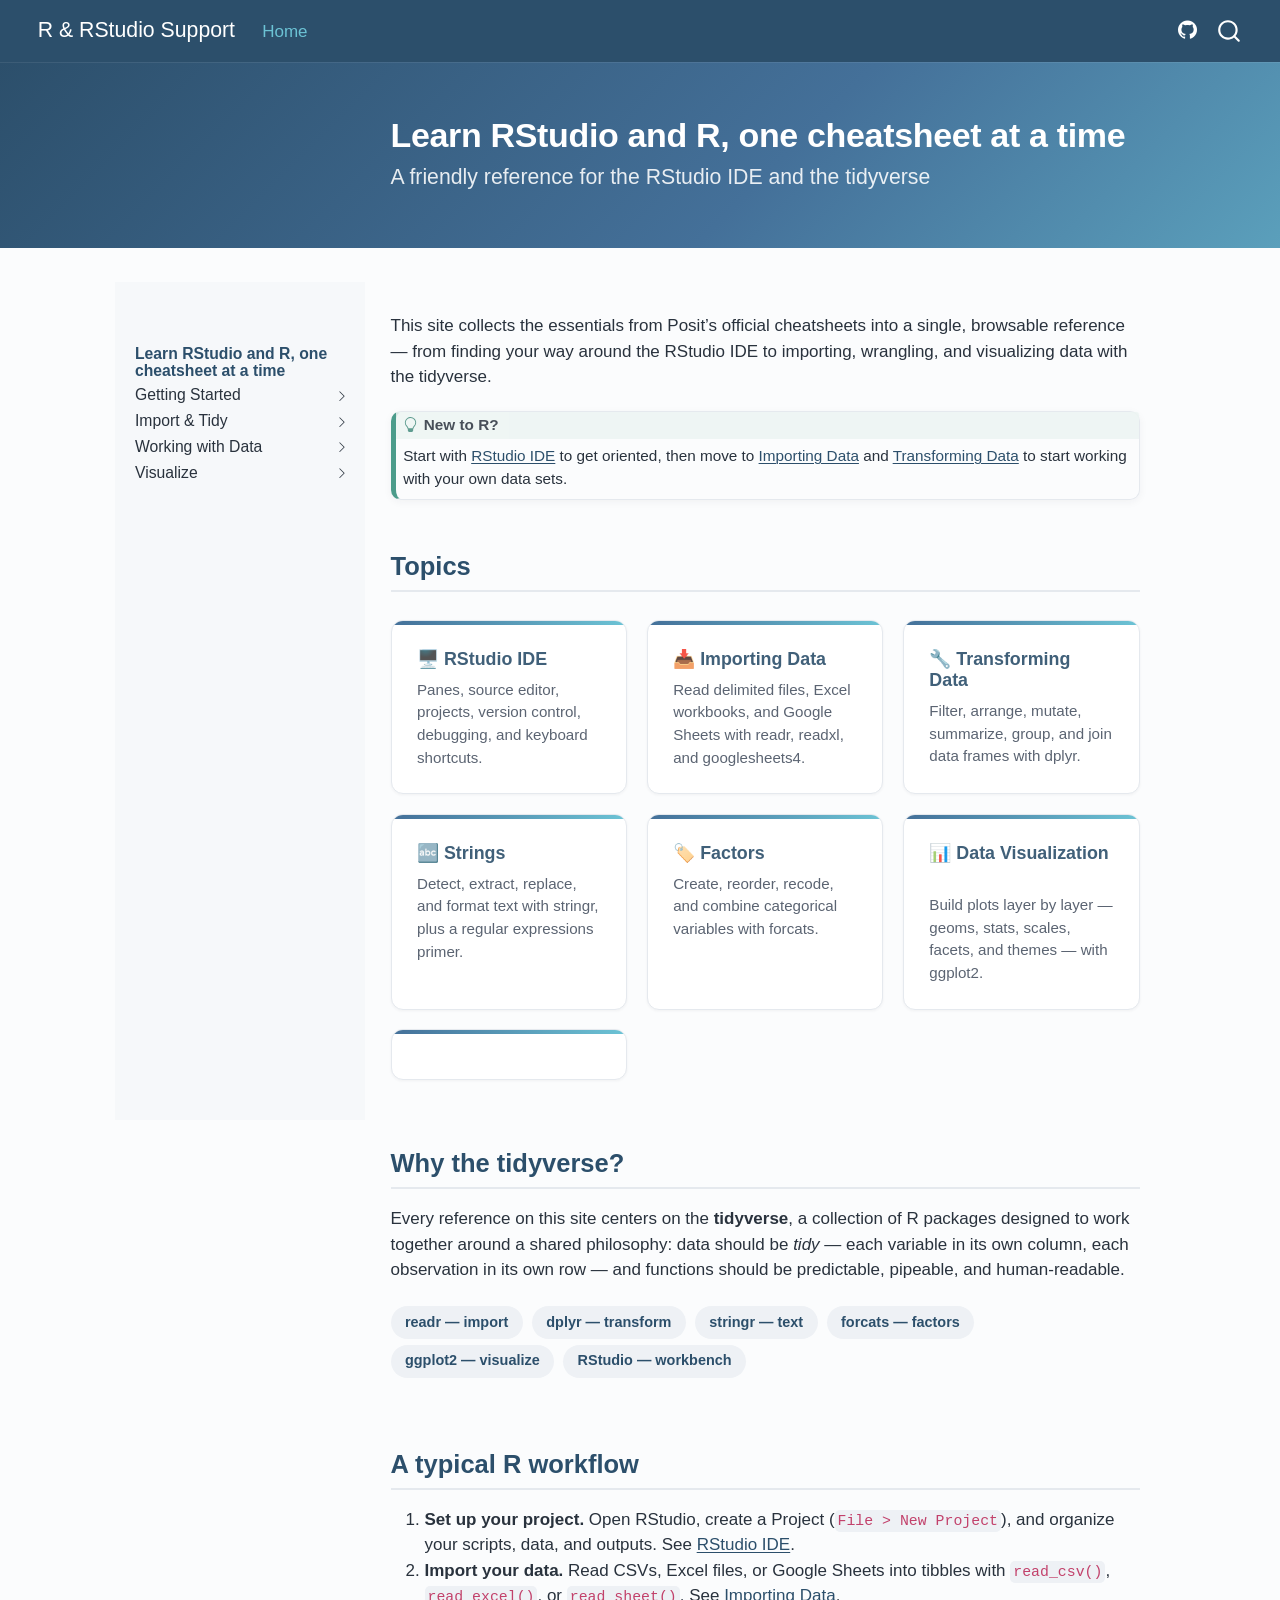
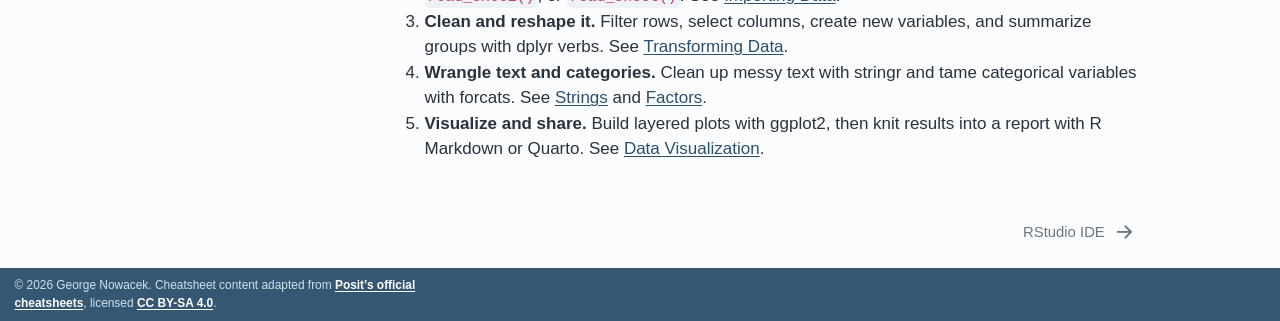
<file: docs/index.html>
<!DOCTYPE html>
<html xmlns="http://www.w3.org/1999/xhtml" lang="en" xml:lang="en"><head>

<meta charset="utf-8">
<meta name="generator" content="quarto-1.10.18">

<meta name="viewport" content="width=device-width, initial-scale=1.0, user-scalable=yes">


<title>Learn RStudio and R, one cheatsheet at a time – R &amp; RStudio Support</title>
<style>
/* Default styles provided by pandoc.
** See https://pandoc.org/MANUAL.html#variables-for-html for config info.
*/
span.smallcaps{font-variant: small-caps;}
div.columns{display: flex; gap: 1.5em;}
div.column{flex: auto;}
@media screen {
div.columns{gap: min(4vw, 1.5em);}
div.column{overflow-x: auto;}
}
div.hanging-indent{margin-left: 1.5em; text-indent: -1.5em;}
ul.task-list{list-style: none;}
ul.task-list li input[type="checkbox"] {
  width: 0.8em;
  margin: 0 0.8em 0.2em -1em; /* quarto-specific, see https://github.com/quarto-dev/quarto-cli/issues/4556 */ 
  vertical-align: middle;
}
</style>


<script src="site_libs/quarto-nav/quarto-nav.js"></script>
<script src="site_libs/quarto-nav/headroom.min.js"></script>
<script src="site_libs/clipboard/clipboard.min.js"></script>
<script src="site_libs/quarto-search/autocomplete.umd.js"></script>
<script src="site_libs/quarto-search/fuse.min.js"></script>
<script src="site_libs/quarto-search/quarto-search.js"></script>
<meta name="quarto:offset" content="./">
<link href="./rstudio-ide.html" rel="next">
<link href="./favicon.svg" rel="icon" type="image/svg+xml">
<script src="site_libs/quarto-html/quarto.js" type="module"></script>
<script src="site_libs/quarto-html/tabsets/tabsets.js" type="module"></script>
<script src="site_libs/quarto-html/popper.min.js"></script>
<script src="site_libs/quarto-html/tippy.umd.min.js"></script>
<script src="site_libs/quarto-html/anchor.min.js"></script>
<link href="site_libs/quarto-html/tippy.css" rel="stylesheet">
<link href="site_libs/quarto-html/quarto-syntax-highlighting-53dc85963c67a221f6f2030af840abbe.css" rel="stylesheet" id="quarto-text-highlighting-styles">
<script src="site_libs/bootstrap/bootstrap.min.js"></script>
<link href="site_libs/bootstrap/bootstrap-icons.css" rel="stylesheet">
<link href="site_libs/bootstrap/bootstrap-504393f66f1ad4fdf8ab1cc0ffcbb41a.min.css" rel="stylesheet" append-hash="true" id="quarto-bootstrap" data-mode="light">
<script id="quarto-search-options" type="application/json">{
  "location": "navbar",
  "copy-button": false,
  "collapse-after": 3,
  "panel-placement": "end",
  "type": "overlay",
  "limit": 50,
  "keyboard-shortcut": [
    "f",
    "/",
    "s"
  ],
  "show-item-context": false,
  "language": {
    "search-no-results-text": "No results",
    "search-matching-documents-text": "matching documents",
    "search-copy-link-title": "Copy link to search",
    "search-hide-matches-text": "Hide additional matches",
    "search-more-match-text": "more match in this document",
    "search-more-matches-text": "more matches in this document",
    "search-clear-button-title": "Clear",
    "search-text-placeholder": "",
    "search-detached-cancel-button-title": "Cancel",
    "search-submit-button-title": "Submit",
    "search-label": "Search"
  }
}</script>
<style>html{ scroll-behavior: smooth; }</style>


<link rel="stylesheet" href="styles.css">
</head>

<body class="nav-sidebar floating nav-fixed fullcontent quarto-light">

<div id="quarto-search-results"></div>
  <header id="quarto-header" class="headroom fixed-top quarto-banner">
    <nav class="navbar navbar-expand-lg " data-bs-theme="dark">
      <div class="navbar-container container-fluid">
      <div class="navbar-brand-container mx-auto">
    <a href="./index.html" class="navbar-brand navbar-brand-logo">
    <img src="./favicon.svg" alt="" class="navbar-logo light-content">
    <img src="./favicon.svg" alt="" class="navbar-logo dark-content">
    </a>
    <a class="navbar-brand" href="./index.html">
    <span class="navbar-title">R &amp; RStudio Support</span>
    </a>
  </div>
            <div id="quarto-search" class="" title="Search"></div>
          <button class="navbar-toggler" type="button" data-bs-toggle="collapse" data-bs-target="#navbarCollapse" aria-controls="navbarCollapse" role="menu" aria-expanded="false" aria-label="Toggle navigation" onclick="if (window.quartoToggleHeadroom) { window.quartoToggleHeadroom(); }">
  <span class="navbar-toggler-icon"></span>
</button>
          <div class="collapse navbar-collapse" id="navbarCollapse">
            <ul class="navbar-nav navbar-nav-scroll me-auto">
  <li class="nav-item">
    <a class="nav-link active" href="./index.html" aria-current="page"> 
<span class="menu-text">Home</span></a>
  </li>  
</ul>
            <ul class="navbar-nav navbar-nav-scroll ms-auto">
  <li class="nav-item compact">
    <a class="nav-link" href="https://github.com/ganowacek/r-support"> <i class="bi bi-github" role="img" aria-label="GitHub repository">
</i> 
<span class="menu-text"></span></a>
  </li>  
</ul>
          </div> <!-- /navcollapse -->
            <div class="quarto-navbar-tools">
</div>
      </div> <!-- /container-fluid -->
    </nav>
  <nav class="quarto-secondary-nav">
    <div class="container-fluid d-flex">
      <button type="button" class="quarto-btn-toggle btn" data-bs-toggle="collapse" role="button" data-bs-target=".quarto-sidebar-collapse-item" aria-controls="quarto-sidebar" aria-expanded="false" aria-label="Toggle sidebar navigation" onclick="if (window.quartoToggleHeadroom) { window.quartoToggleHeadroom(); }">
        <i class="bi bi-layout-text-sidebar-reverse"></i>
      </button>
        <a class="flex-grow-1 no-decor" role="navigation" data-bs-toggle="collapse" data-bs-target=".quarto-sidebar-collapse-item" aria-controls="quarto-sidebar" aria-expanded="false" aria-label="Toggle sidebar navigation" onclick="if (window.quartoToggleHeadroom) { window.quartoToggleHeadroom(); }">      
          <h1 class="quarto-secondary-nav-title">Learn RStudio and R, one cheatsheet at a time</h1>
        </a>     
      <button type="button" class="btn quarto-search-button" aria-label="Search" onclick="window.quartoOpenSearch();">
        <i class="bi bi-search"></i>
      </button>
    </div>
  </nav>
</header>
<!-- content -->
<header id="title-block-header" class="quarto-title-block default page-columns page-full">
  <div class="quarto-title-banner page-columns page-full">
    <div class="quarto-title column-body">
      <h1 class="title d-none d-lg-block">Learn RStudio and R, one cheatsheet at a time</h1>
            <p class="subtitle lead">A friendly reference for the RStudio IDE and the tidyverse</p>
                      </div>
  </div>
    
  
  <div class="quarto-title-meta">

      
    
      
    </div>
    
  
  </header><div id="quarto-content" class="quarto-container page-columns page-rows-contents page-layout-article page-navbar">
<!-- sidebar -->
  <nav id="quarto-sidebar" class="sidebar collapse collapse-horizontal quarto-sidebar-collapse-item sidebar-navigation floating overflow-auto">
        <div class="mt-2 flex-shrink-0 align-items-center">
        <div class="sidebar-search">
        <div id="quarto-search" class="" title="Search"></div>
        </div>
        </div>
    <div class="sidebar-menu-container"> 
    <ul class="list-unstyled mt-1">
        <li class="sidebar-item">
  <div class="sidebar-item-container"> 
  <a href="./index.html" class="sidebar-item-text sidebar-link active">
 <span class="menu-text">Learn RStudio and R, one cheatsheet at a time</span></a>
  </div>
</li>
        <li class="sidebar-item sidebar-item-section">
      <div class="sidebar-item-container"> 
            <a class="sidebar-item-text sidebar-link text-start collapsed" data-bs-toggle="collapse" data-bs-target="#quarto-sidebar-section-1" role="navigation" aria-expanded="false">
 <span class="menu-text">Getting Started</span></a>
          <a class="sidebar-item-toggle text-start collapsed" data-bs-toggle="collapse" data-bs-target="#quarto-sidebar-section-1" role="navigation" aria-expanded="false" aria-label="Toggle section">
            <i class="bi bi-chevron-right ms-2"></i>
          </a> 
      </div>
      <ul id="quarto-sidebar-section-1" class="collapse list-unstyled sidebar-section depth1 ">  
          <li class="sidebar-item">
  <div class="sidebar-item-container"> 
  <a href="./rstudio-ide.html" class="sidebar-item-text sidebar-link">
 <span class="menu-text">RStudio IDE</span></a>
  </div>
</li>
      </ul>
  </li>
        <li class="sidebar-item sidebar-item-section">
      <div class="sidebar-item-container"> 
            <a class="sidebar-item-text sidebar-link text-start collapsed" data-bs-toggle="collapse" data-bs-target="#quarto-sidebar-section-2" role="navigation" aria-expanded="false">
 <span class="menu-text">Import &amp; Tidy</span></a>
          <a class="sidebar-item-toggle text-start collapsed" data-bs-toggle="collapse" data-bs-target="#quarto-sidebar-section-2" role="navigation" aria-expanded="false" aria-label="Toggle section">
            <i class="bi bi-chevron-right ms-2"></i>
          </a> 
      </div>
      <ul id="quarto-sidebar-section-2" class="collapse list-unstyled sidebar-section depth1 ">  
          <li class="sidebar-item">
  <div class="sidebar-item-container"> 
  <a href="./data-import.html" class="sidebar-item-text sidebar-link">
 <span class="menu-text">Importing Data</span></a>
  </div>
</li>
          <li class="sidebar-item">
  <div class="sidebar-item-container"> 
  <a href="./data-transformation.html" class="sidebar-item-text sidebar-link">
 <span class="menu-text">Transforming Data with dplyr</span></a>
  </div>
</li>
      </ul>
  </li>
        <li class="sidebar-item sidebar-item-section">
      <div class="sidebar-item-container"> 
            <a class="sidebar-item-text sidebar-link text-start collapsed" data-bs-toggle="collapse" data-bs-target="#quarto-sidebar-section-3" role="navigation" aria-expanded="false">
 <span class="menu-text">Working with Data</span></a>
          <a class="sidebar-item-toggle text-start collapsed" data-bs-toggle="collapse" data-bs-target="#quarto-sidebar-section-3" role="navigation" aria-expanded="false" aria-label="Toggle section">
            <i class="bi bi-chevron-right ms-2"></i>
          </a> 
      </div>
      <ul id="quarto-sidebar-section-3" class="collapse list-unstyled sidebar-section depth1 ">  
          <li class="sidebar-item">
  <div class="sidebar-item-container"> 
  <a href="./strings.html" class="sidebar-item-text sidebar-link">
 <span class="menu-text">String Manipulation with stringr</span></a>
  </div>
</li>
          <li class="sidebar-item">
  <div class="sidebar-item-container"> 
  <a href="./factors.html" class="sidebar-item-text sidebar-link">
 <span class="menu-text">Factors with forcats</span></a>
  </div>
</li>
      </ul>
  </li>
        <li class="sidebar-item sidebar-item-section">
      <div class="sidebar-item-container"> 
            <a class="sidebar-item-text sidebar-link text-start collapsed" data-bs-toggle="collapse" data-bs-target="#quarto-sidebar-section-4" role="navigation" aria-expanded="false">
 <span class="menu-text">Visualize</span></a>
          <a class="sidebar-item-toggle text-start collapsed" data-bs-toggle="collapse" data-bs-target="#quarto-sidebar-section-4" role="navigation" aria-expanded="false" aria-label="Toggle section">
            <i class="bi bi-chevron-right ms-2"></i>
          </a> 
      </div>
      <ul id="quarto-sidebar-section-4" class="collapse list-unstyled sidebar-section depth1 ">  
          <li class="sidebar-item">
  <div class="sidebar-item-container"> 
  <a href="./data-visualization.html" class="sidebar-item-text sidebar-link">
 <span class="menu-text">Data Visualization with ggplot2</span></a>
  </div>
</li>
      </ul>
  </li>
    </ul>
    </div>
</nav>
<div id="quarto-sidebar-glass" class="quarto-sidebar-collapse-item" data-bs-toggle="collapse" data-bs-target=".quarto-sidebar-collapse-item"></div>
<!-- margin-sidebar -->
    
<!-- main -->
<main class="content quarto-banner-title-block" id="quarto-document-content">





<p>This site collects the essentials from Posit’s official cheatsheets into a single, browsable reference — from finding your way around the RStudio IDE to importing, wrangling, and visualizing data with the tidyverse.</p>
<div class="callout callout-style-default callout-tip callout-titled">
<div class="callout-header d-flex align-content-center">
<div class="callout-icon-container">
<i class="callout-icon"></i>
</div>
<div class="callout-title-container flex-fill">
<span class="screen-reader-only">Tip</span>New to R?
</div>
</div>
<div class="callout-body-container callout-body">
<p>Start with <a href="./rstudio-ide.html">RStudio IDE</a> to get oriented, then move to <a href="./data-import.html">Importing Data</a> and <a href="./data-transformation.html">Transforming Data</a> to start working with your own data sets.</p>
</div>
</div>
<section id="topics" class="level2">
<h2 class="anchored" data-anchor-id="topics">Topics</h2>
<div class="topic-cards">
<a class="card" href="./rstudio-ide.html">
<h3 class="anchored">
🖥️ RStudio IDE
</h3>
<p>
Panes, source editor, projects, version control, debugging, and keyboard shortcuts.
</p>
</a> <a class="card" href="./data-import.html">
<h3 class="anchored">
📥 Importing Data
</h3>
<p>
Read delimited files, Excel workbooks, and Google Sheets with readr, readxl, and googlesheets4.
</p>
</a> <a class="card" href="./data-transformation.html">
<h3 class="anchored">
🔧 Transforming Data
</h3>
<p>
Filter, arrange, mutate, summarize, group, and join data frames with dplyr.
</p>
</a> <a class="card" href="./strings.html">
<h3 class="anchored">
🔤 Strings
</h3>
<p>
Detect, extract, replace, and format text with stringr, plus a regular expressions primer.
</p>
</a> <a class="card" href="./factors.html">
<h3 class="anchored">
🏷️ Factors
</h3>
<p>
Create, reorder, recode, and combine categorical variables with forcats.
</p>
</a> <a class="card" href="./data-visualization.html">
<h3 class="anchored">
📊 Data Visualization
</h3>
<p>
Build plots layer by layer — geoms, stats, scales, facets, and themes — with ggplot2.
</p>
</a><p><a class="card" href="./data-visualization.html"></a></p>
</div>
</section>
<section id="why-the-tidyverse" class="level2">
<h2 class="anchored" data-anchor-id="why-the-tidyverse">Why the tidyverse?</h2>
<p>Every reference on this site centers on the <strong>tidyverse</strong>, a collection of R packages designed to work together around a shared philosophy: data should be <em>tidy</em> — each variable in its own column, each observation in its own row — and functions should be predictable, pipeable, and human-readable.</p>
<div class="tech-row">
<p><span class="chip">readr — import</span> <span class="chip">dplyr — transform</span> <span class="chip">stringr — text</span> <span class="chip">forcats — factors</span> <span class="chip">ggplot2 — visualize</span> <span class="chip">RStudio — workbench</span></p>
</div>
</section>
<section id="a-typical-r-workflow" class="level2">
<h2 class="anchored" data-anchor-id="a-typical-r-workflow">A typical R workflow</h2>
<ol type="1">
<li><strong>Set up your project.</strong> Open RStudio, create a Project (<code>File &gt; New Project</code>), and organize your scripts, data, and outputs. See <a href="./rstudio-ide.html">RStudio IDE</a>.</li>
<li><strong>Import your data.</strong> Read CSVs, Excel files, or Google Sheets into tibbles with <code>read_csv()</code>, <code>read_excel()</code>, or <code>read_sheet()</code>. See <a href="./data-import.html">Importing Data</a>.</li>
<li><strong>Clean and reshape it.</strong> Filter rows, select columns, create new variables, and summarize groups with dplyr verbs. See <a href="./data-transformation.html">Transforming Data</a>.</li>
<li><strong>Wrangle text and categories.</strong> Clean up messy text with stringr and tame categorical variables with forcats. See <a href="./strings.html">Strings</a> and <a href="./factors.html">Factors</a>.</li>
<li><strong>Visualize and share.</strong> Build layered plots with ggplot2, then knit results into a report with R Markdown or Quarto. See <a href="./data-visualization.html">Data Visualization</a>.</li>
</ol>


</section>

</main> <!-- /main -->
<script id="quarto-html-after-body" type="application/javascript">
  window.document.addEventListener("DOMContentLoaded", function (event) {
    const icon = "";
    const anchorJS = new window.AnchorJS();
    anchorJS.options = {
      placement: 'right',
      icon: icon
    };
    anchorJS.add('.anchored');
    const isCodeAnnotation = (el) => {
      for (const clz of el.classList) {
        if (clz.startsWith('code-annotation-')) {                     
          return true;
        }
      }
      return false;
    }
    const onCopySuccess = function(e) {
      // button target
      const button = e.trigger;
      // don't keep focus
      button.blur();
      // flash "checked"
      button.classList.add('code-copy-button-checked');
      var currentTitle = button.getAttribute("title");
      button.setAttribute("title", "Copied!");
      let tooltip;
      if (window.bootstrap) {
        button.setAttribute("data-bs-toggle", "tooltip");
        button.setAttribute("data-bs-placement", "left");
        button.setAttribute("data-bs-title", "Copied!");
        tooltip = new bootstrap.Tooltip(button, 
          { trigger: "manual", 
            customClass: "code-copy-button-tooltip",
            offset: [0, -8]});
        tooltip.show();    
      }
      setTimeout(function() {
        if (tooltip) {
          tooltip.hide();
          button.removeAttribute("data-bs-title");
          button.removeAttribute("data-bs-toggle");
          button.removeAttribute("data-bs-placement");
        }
        button.setAttribute("title", currentTitle);
        button.classList.remove('code-copy-button-checked');
      }, 1000);
      // clear code selection
      e.clearSelection();
    }
    const getTextToCopy = function(trigger) {
      const outerScaffold = trigger.parentElement.cloneNode(true);
      const codeEl = outerScaffold.querySelector('code');
      for (const childEl of codeEl.children) {
        if (isCodeAnnotation(childEl)) {
          childEl.remove();
        }
      }
      return codeEl.innerText;
    }
    const clipboard = new window.ClipboardJS('.code-copy-button:not([data-in-quarto-modal])', {
      text: getTextToCopy
    });
    clipboard.on('success', onCopySuccess);
    if (window.document.getElementById('quarto-embedded-source-code-modal')) {
      const clipboardModal = new window.ClipboardJS('.code-copy-button[data-in-quarto-modal]', {
        text: getTextToCopy,
        container: window.document.getElementById('quarto-embedded-source-code-modal')
      });
      clipboardModal.on('success', onCopySuccess);
    }
      var localhostRegex = new RegExp(/^(?:http|https):\/\/localhost\:?[0-9]*\//);
      var mailtoRegex = new RegExp(/^mailto:/);
        var filterRegex = new RegExp("https:\/\/ganowacek\.github\.io\/r-support\/");
      var isInternal = (href) => {
          return filterRegex.test(href) || localhostRegex.test(href) || mailtoRegex.test(href);
      }
      // Inspect non-navigation links and adorn them if external
     var links = window.document.querySelectorAll('a[href]:not(.nav-link):not(.navbar-brand):not(.toc-action):not(.sidebar-link):not(.sidebar-item-toggle):not(.pagination-link):not(.no-external):not([aria-hidden]):not(.dropdown-item):not(.quarto-navigation-tool):not(.about-link)');
      for (var i=0; i<links.length; i++) {
        const link = links[i];
        if (!isInternal(link.href)) {
          // undo the damage that might have been done by quarto-nav.js in the case of
          // links that we want to consider external
          if (link.dataset.originalHref !== undefined) {
            link.href = link.dataset.originalHref;
          }
            // target, if specified
            link.setAttribute("target", "_blank");
            if (link.getAttribute("rel") === null) {
              link.setAttribute("rel", "noopener");
            }
        }
      }
    function tippyHover(el, contentFn, onTriggerFn, onUntriggerFn) {
      const config = {
        allowHTML: true,
        maxWidth: 500,
        delay: 100,
        arrow: false,
        appendTo: function(el) {
            return el.parentElement;
        },
        interactive: true,
        interactiveBorder: 10,
        theme: 'quarto',
        placement: 'bottom-start',
      };
      if (contentFn) {
        config.content = contentFn;
      }
      if (onTriggerFn) {
        config.onTrigger = onTriggerFn;
      }
      if (onUntriggerFn) {
        config.onUntrigger = onUntriggerFn;
      }
      window.tippy(el, config); 
    }
    const noterefs = window.document.querySelectorAll('a[role="doc-noteref"]');
    for (var i=0; i<noterefs.length; i++) {
      const ref = noterefs[i];
      tippyHover(ref, function() {
        // use id or data attribute instead here
        let href = ref.getAttribute('data-footnote-href') || ref.getAttribute('href');
        try { href = new URL(href).hash; } catch {}
        const id = href.replace(/^#\/?/, "");
        const note = window.document.getElementById(id);
        if (note) {
          return note.innerHTML;
        } else {
          return "";
        }
      });
    }
    const xrefs = window.document.querySelectorAll('a.quarto-xref');
    const processXRef = (id, note) => {
      // Strip column container classes
      const stripColumnClz = (el) => {
        el.classList.remove("page-full", "page-columns");
        if (el.children) {
          for (const child of el.children) {
            stripColumnClz(child);
          }
        }
      }
      stripColumnClz(note)
      if (id === null || id.startsWith('sec-')) {
        // Special case sections, only their first couple elements
        const container = document.createElement("div");
        if (note.children && note.children.length > 2) {
          container.appendChild(note.children[0].cloneNode(true));
          for (let i = 1; i < note.children.length; i++) {
            const child = note.children[i];
            if (child.tagName === "P" && child.innerText === "") {
              continue;
            } else {
              container.appendChild(child.cloneNode(true));
              break;
            }
          }
          if (window.Quarto?.typesetMath) {
            window.Quarto.typesetMath(container);
          }
          return container.innerHTML
        } else {
          if (window.Quarto?.typesetMath) {
            window.Quarto.typesetMath(note);
          }
          return note.innerHTML;
        }
      } else {
        // Remove any anchor links if they are present
        const anchorLink = note.querySelector('a.anchorjs-link');
        if (anchorLink) {
          anchorLink.remove();
        }
        if (window.Quarto?.typesetMath) {
          window.Quarto.typesetMath(note);
        }
        if (note.classList.contains("callout")) {
          return note.outerHTML;
        } else {
          return note.innerHTML;
        }
      }
    }
    for (var i=0; i<xrefs.length; i++) {
      const xref = xrefs[i];
      tippyHover(xref, undefined, function(instance) {
        instance.disable();
        let url = xref.getAttribute('href');
        let hash = undefined; 
        if (url.startsWith('#')) {
          hash = url;
        } else {
          try { hash = new URL(url).hash; } catch {}
        }
        if (hash) {
          const id = hash.replace(/^#\/?/, "");
          const note = window.document.getElementById(id);
          if (note !== null) {
            try {
              const html = processXRef(id, note.cloneNode(true));
              instance.setContent(html);
            } finally {
              instance.enable();
              instance.show();
            }
          } else {
            // See if we can fetch this
            fetch(url.split('#')[0])
            .then(res => res.text())
            .then(html => {
              const parser = new DOMParser();
              const htmlDoc = parser.parseFromString(html, "text/html");
              const note = htmlDoc.getElementById(id);
              if (note !== null) {
                const html = processXRef(id, note);
                instance.setContent(html);
              } 
            }).finally(() => {
              instance.enable();
              instance.show();
            });
          }
        } else {
          // See if we can fetch a full url (with no hash to target)
          // This is a special case and we should probably do some content thinning / targeting
          fetch(url)
          .then(res => res.text())
          .then(html => {
            const parser = new DOMParser();
            const htmlDoc = parser.parseFromString(html, "text/html");
            const note = htmlDoc.querySelector('main.content');
            if (note !== null) {
              // This should only happen for chapter cross references
              // (since there is no id in the URL)
              // remove the first header
              if (note.children.length > 0 && note.children[0].tagName === "HEADER") {
                note.children[0].remove();
              }
              const html = processXRef(null, note);
              instance.setContent(html);
            } 
          }).finally(() => {
            instance.enable();
            instance.show();
          });
        }
      }, function(instance) {
      });
    }
        let selectedAnnoteEl;
        const selectorForAnnotation = ( cell, annotation) => {
          let cellAttr = 'data-code-cell="' + cell + '"';
          let lineAttr = 'data-code-annotation="' +  annotation + '"';
          const selector = 'span[' + cellAttr + '][' + lineAttr + ']';
          return selector;
        }
        const selectCodeLines = (annoteEl) => {
          const doc = window.document;
          const targetCell = annoteEl.getAttribute("data-target-cell");
          const targetAnnotation = annoteEl.getAttribute("data-target-annotation");
          const annoteSpan = window.document.querySelector(selectorForAnnotation(targetCell, targetAnnotation));
          const lines = annoteSpan.getAttribute("data-code-lines").split(",");
          const lineIds = lines.map((line) => {
            return targetCell + "-" + line;
          })
          let top = null;
          let height = null;
          let parent = null;
          if (lineIds.length > 0) {
              //compute the position of the single el (top and bottom and make a div)
              const el = window.document.getElementById(lineIds[0]);
              top = el.offsetTop;
              height = el.offsetHeight;
              parent = el.parentElement.parentElement;
            if (lineIds.length > 1) {
              const lastEl = window.document.getElementById(lineIds[lineIds.length - 1]);
              const bottom = lastEl.offsetTop + lastEl.offsetHeight;
              height = bottom - top;
            }
            if (top !== null && height !== null && parent !== null) {
              // cook up a div (if necessary) and position it 
              let div = window.document.getElementById("code-annotation-line-highlight");
              if (div === null) {
                div = window.document.createElement("div");
                div.setAttribute("id", "code-annotation-line-highlight");
                div.style.position = 'absolute';
                parent.appendChild(div);
              }
              div.style.top = top - 2 + "px";
              div.style.height = height + 4 + "px";
              div.style.left = 0;
              let gutterDiv = window.document.getElementById("code-annotation-line-highlight-gutter");
              if (gutterDiv === null) {
                gutterDiv = window.document.createElement("div");
                gutterDiv.setAttribute("id", "code-annotation-line-highlight-gutter");
                gutterDiv.style.position = 'absolute';
                const codeCell = window.document.getElementById(targetCell);
                const gutter = codeCell.querySelector('.code-annotation-gutter');
                gutter.appendChild(gutterDiv);
              }
              gutterDiv.style.top = top - 2 + "px";
              gutterDiv.style.height = height + 4 + "px";
            }
            selectedAnnoteEl = annoteEl;
          }
        };
        const unselectCodeLines = () => {
          const elementsIds = ["code-annotation-line-highlight", "code-annotation-line-highlight-gutter"];
          elementsIds.forEach((elId) => {
            const div = window.document.getElementById(elId);
            if (div) {
              div.remove();
            }
          });
          selectedAnnoteEl = undefined;
        };
          // Handle positioning of the toggle
      window.addEventListener(
        "resize",
        throttle(() => {
          elRect = undefined;
          if (selectedAnnoteEl) {
            selectCodeLines(selectedAnnoteEl);
          }
        }, 10)
      );
      function throttle(fn, ms) {
      let throttle = false;
      let timer;
        return (...args) => {
          if(!throttle) { // first call gets through
              fn.apply(this, args);
              throttle = true;
          } else { // all the others get throttled
              if(timer) clearTimeout(timer); // cancel #2
              timer = setTimeout(() => {
                fn.apply(this, args);
                timer = throttle = false;
              }, ms);
          }
        };
      }
        // Attach click handler to the DT
        const annoteDls = window.document.querySelectorAll('dt[data-target-cell]');
        for (const annoteDlNode of annoteDls) {
          annoteDlNode.addEventListener('click', (event) => {
            const clickedEl = event.target;
            if (clickedEl !== selectedAnnoteEl) {
              unselectCodeLines();
              const activeEl = window.document.querySelector('dt[data-target-cell].code-annotation-active');
              if (activeEl) {
                activeEl.classList.remove('code-annotation-active');
              }
              selectCodeLines(clickedEl);
              clickedEl.classList.add('code-annotation-active');
            } else {
              // Unselect the line
              unselectCodeLines();
              clickedEl.classList.remove('code-annotation-active');
            }
          });
        }
    const findCites = (el) => {
      const parentEl = el.parentElement;
      if (parentEl) {
        const cites = parentEl.dataset.cites;
        if (cites) {
          return {
            el,
            cites: cites.split(' ')
          };
        } else {
          return findCites(el.parentElement)
        }
      } else {
        return undefined;
      }
    };
    var bibliorefs = window.document.querySelectorAll('a[role="doc-biblioref"]');
    for (var i=0; i<bibliorefs.length; i++) {
      const ref = bibliorefs[i];
      const citeInfo = findCites(ref);
      if (citeInfo) {
        tippyHover(citeInfo.el, function() {
          var popup = window.document.createElement('div');
          citeInfo.cites.forEach(function(cite) {
            var citeDiv = window.document.createElement('div');
            citeDiv.classList.add('hanging-indent');
            citeDiv.classList.add('csl-entry');
            var biblioDiv = window.document.getElementById('ref-' + cite);
            if (biblioDiv) {
              citeDiv.innerHTML = biblioDiv.innerHTML;
            }
            popup.appendChild(citeDiv);
          });
          return popup.innerHTML;
        });
      }
    }
  });
  </script>
<nav class="page-navigation">
  <div class="nav-page nav-page-previous">
  </div>
  <div class="nav-page nav-page-next">
      <a href="./rstudio-ide.html" class="pagination-link" aria-label="RStudio IDE">
        <span class="nav-page-text">RStudio IDE</span> <i class="bi bi-arrow-right-short"></i>
      </a>
  </div>
</nav>
</div> <!-- /content -->
<footer class="footer">
  <div class="nav-footer">
    <div class="nav-footer-left">
<p>© 2026 George Nowacek. Cheatsheet content adapted from <a href="https://posit.co/resources/cheatsheets/">Posit’s official cheatsheets</a>, licensed <a href="https://creativecommons.org/licenses/by-sa/4.0/">CC BY-SA 4.0</a>.</p>
</div>   
    <div class="nav-footer-center">
      &nbsp;
    </div>
    <div class="nav-footer-right">
      &nbsp;
    </div>
  </div>
</footer>




<script src="site_libs/quarto-html/zenscroll-min.js"></script>
</body></html>
</file>
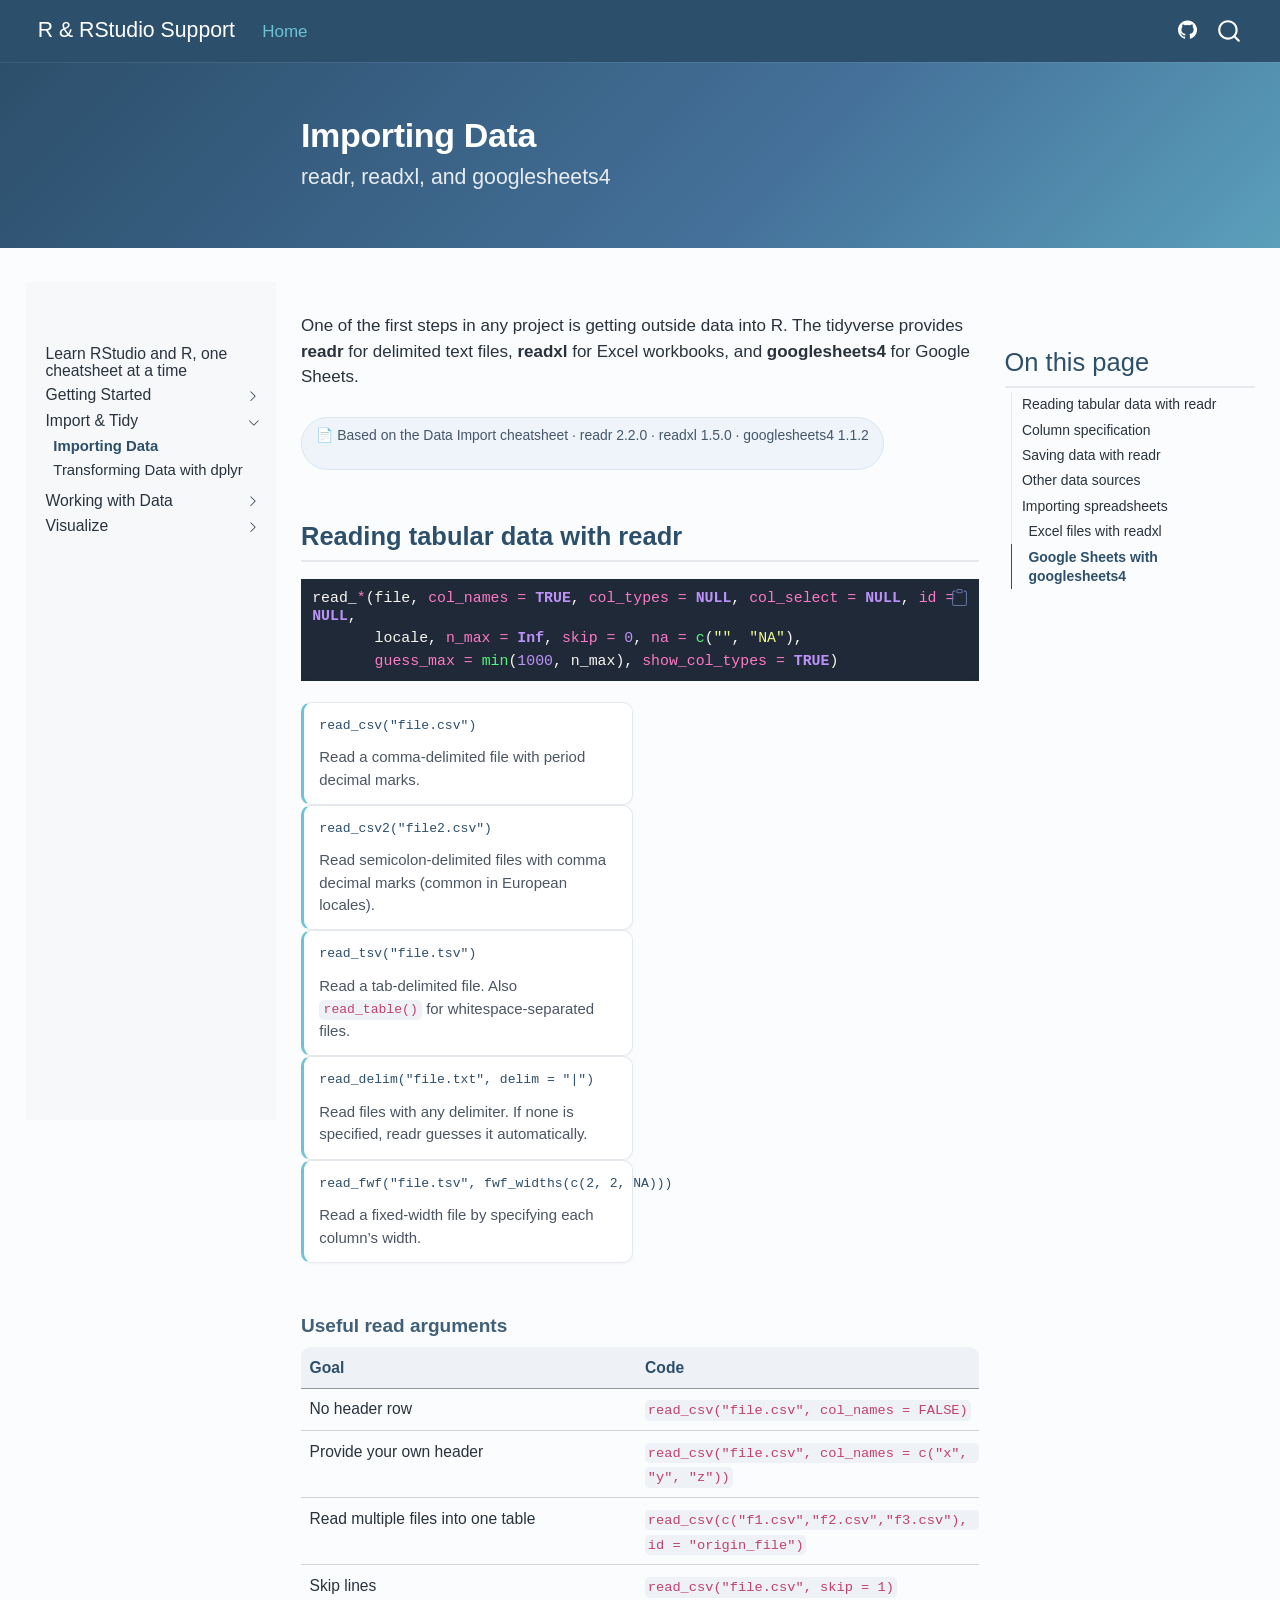
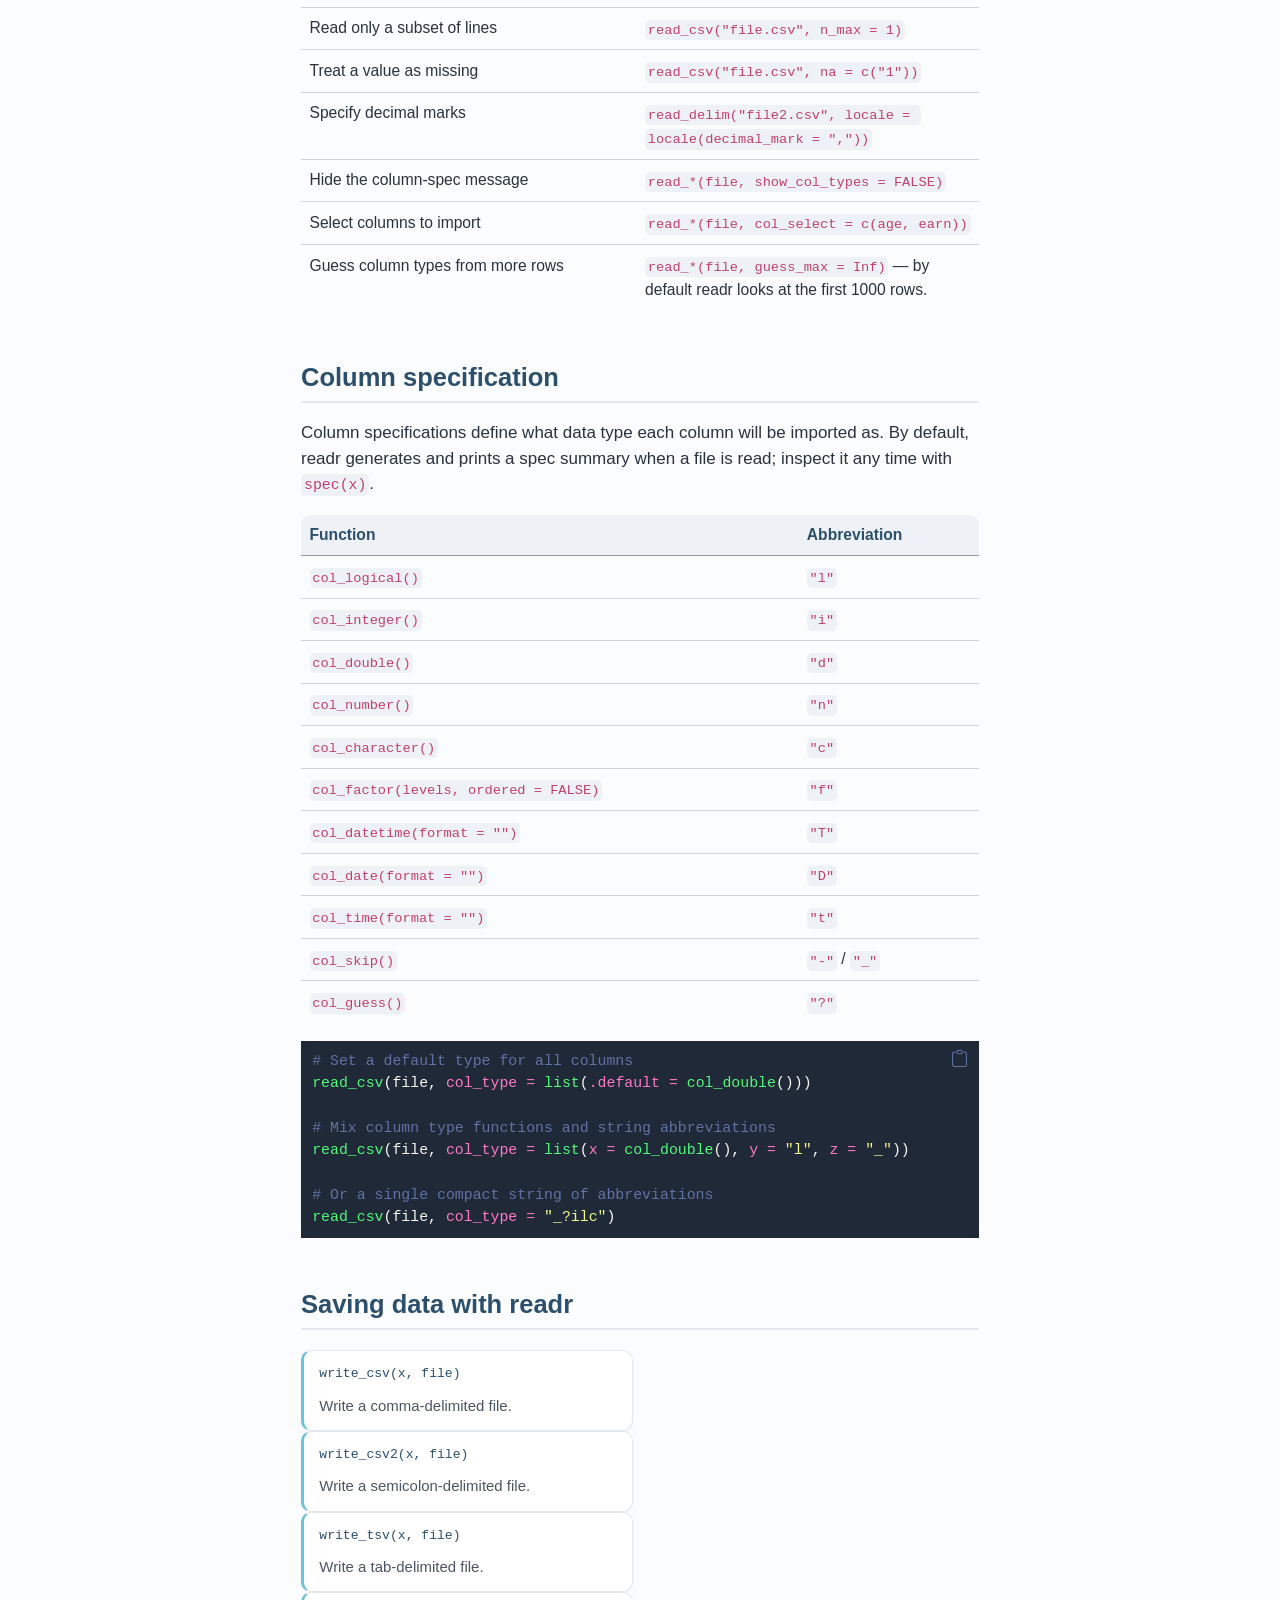
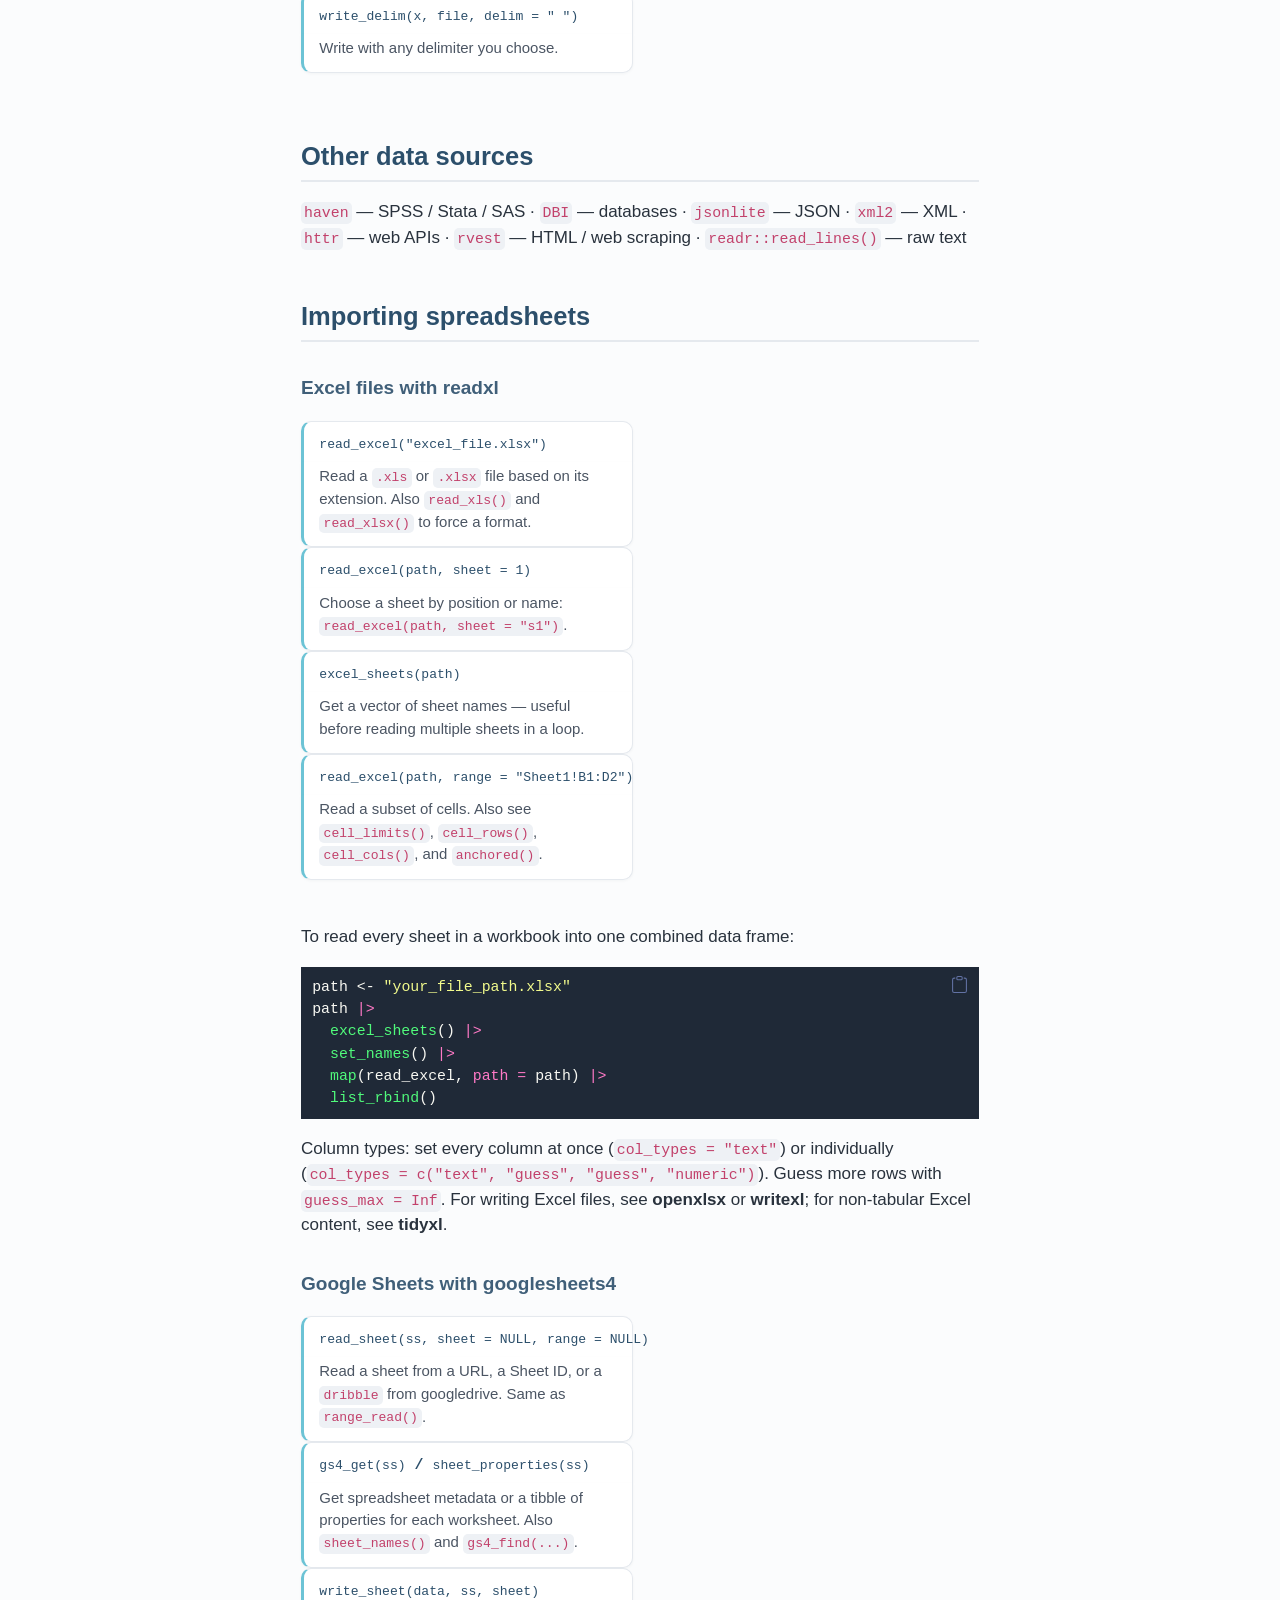
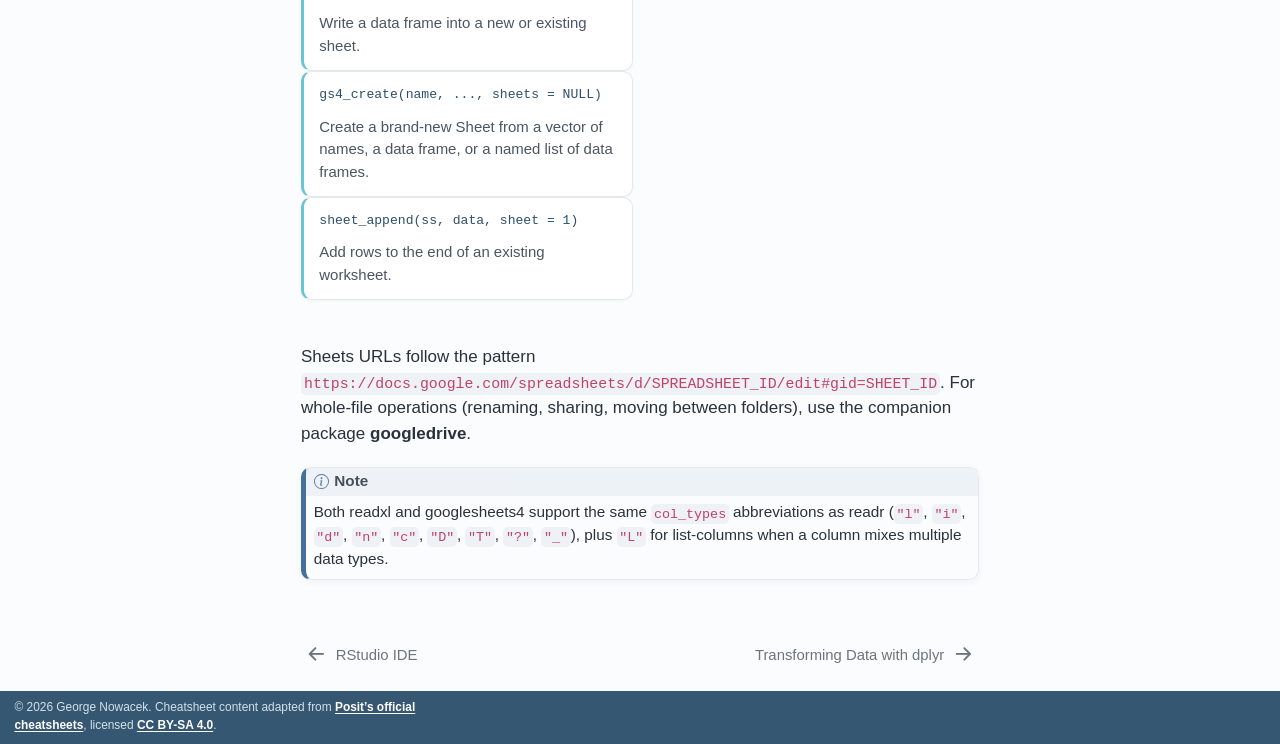
<file: docs/data-import.html>
<!DOCTYPE html>
<html xmlns="http://www.w3.org/1999/xhtml" lang="en" xml:lang="en"><head>

<meta charset="utf-8">
<meta name="generator" content="quarto-1.10.18">

<meta name="viewport" content="width=device-width, initial-scale=1.0, user-scalable=yes">


<title>Importing Data – R &amp; RStudio Support</title>
<style>
/* Default styles provided by pandoc.
** See https://pandoc.org/MANUAL.html#variables-for-html for config info.
*/
span.smallcaps{font-variant: small-caps;}
div.columns{display: flex; gap: 1.5em;}
div.column{flex: auto;}
@media screen {
div.columns{gap: min(4vw, 1.5em);}
div.column{overflow-x: auto;}
}
div.hanging-indent{margin-left: 1.5em; text-indent: -1.5em;}
ul.task-list{list-style: none;}
ul.task-list li input[type="checkbox"] {
  width: 0.8em;
  margin: 0 0.8em 0.2em -1em; /* quarto-specific, see https://github.com/quarto-dev/quarto-cli/issues/4556 */ 
  vertical-align: middle;
}
/* CSS for syntax highlighting */
html { -webkit-text-size-adjust: 100%; }
pre > code.sourceCode { white-space: pre; position: relative; }
pre > code.sourceCode > span { display: inline-block; line-height: 1.25; }
pre > code.sourceCode > span:empty { height: 1.2em; }
.sourceCode { overflow: visible; }
code.sourceCode > span { color: inherit; text-decoration: inherit; }
div.sourceCode { margin: 1em 0; }
pre.sourceCode { margin: 0; }
@media screen {
div.sourceCode { overflow: auto; }
}
@media print {
pre > code.sourceCode { white-space: pre-wrap; }
pre > code.sourceCode > span { text-indent: -5em; padding-left: 5em; }
}
pre.numberSource code
  { counter-reset: source-line 0; }
pre.numberSource code > span
  { position: relative; left: -4em; counter-increment: source-line; }
pre.numberSource code > span > a:first-child::before
  { content: counter(source-line);
    position: relative; left: -1em; text-align: right; vertical-align: baseline;
    border: none; display: inline-block;
    -webkit-touch-callout: none; -webkit-user-select: none;
    -khtml-user-select: none; -moz-user-select: none;
    -ms-user-select: none; user-select: none;
    padding: 0 4px; width: 4em;
  }
pre.numberSource { margin-left: 3em;  padding-left: 4px; }
div.sourceCode
  {   }
@media screen {
pre > code.sourceCode > span > a:first-child::before { text-decoration: underline; }
}
</style>


<script src="site_libs/quarto-nav/quarto-nav.js"></script>
<script src="site_libs/quarto-nav/headroom.min.js"></script>
<script src="site_libs/clipboard/clipboard.min.js"></script>
<script src="site_libs/quarto-search/autocomplete.umd.js"></script>
<script src="site_libs/quarto-search/fuse.min.js"></script>
<script src="site_libs/quarto-search/quarto-search.js"></script>
<meta name="quarto:offset" content="./">
<link href="./data-transformation.html" rel="next">
<link href="./rstudio-ide.html" rel="prev">
<link href="./favicon.svg" rel="icon" type="image/svg+xml">
<script src="site_libs/quarto-html/quarto.js" type="module"></script>
<script src="site_libs/quarto-html/tabsets/tabsets.js" type="module"></script>
<script src="site_libs/quarto-html/popper.min.js"></script>
<script src="site_libs/quarto-html/tippy.umd.min.js"></script>
<script src="site_libs/quarto-html/anchor.min.js"></script>
<link href="site_libs/quarto-html/tippy.css" rel="stylesheet">
<link href="site_libs/quarto-html/quarto-syntax-highlighting-53dc85963c67a221f6f2030af840abbe.css" rel="stylesheet" id="quarto-text-highlighting-styles">
<script src="site_libs/bootstrap/bootstrap.min.js"></script>
<link href="site_libs/bootstrap/bootstrap-icons.css" rel="stylesheet">
<link href="site_libs/bootstrap/bootstrap-504393f66f1ad4fdf8ab1cc0ffcbb41a.min.css" rel="stylesheet" append-hash="true" id="quarto-bootstrap" data-mode="light">
<script id="quarto-search-options" type="application/json">{
  "location": "navbar",
  "copy-button": false,
  "collapse-after": 3,
  "panel-placement": "end",
  "type": "overlay",
  "limit": 50,
  "keyboard-shortcut": [
    "f",
    "/",
    "s"
  ],
  "show-item-context": false,
  "language": {
    "search-no-results-text": "No results",
    "search-matching-documents-text": "matching documents",
    "search-copy-link-title": "Copy link to search",
    "search-hide-matches-text": "Hide additional matches",
    "search-more-match-text": "more match in this document",
    "search-more-matches-text": "more matches in this document",
    "search-clear-button-title": "Clear",
    "search-text-placeholder": "",
    "search-detached-cancel-button-title": "Cancel",
    "search-submit-button-title": "Submit",
    "search-label": "Search"
  }
}</script>
<style>html{ scroll-behavior: smooth; }</style>


<link rel="stylesheet" href="styles.css">
</head>

<body class="nav-sidebar floating nav-fixed quarto-light">

<div id="quarto-search-results"></div>
  <header id="quarto-header" class="headroom fixed-top quarto-banner">
    <nav class="navbar navbar-expand-lg " data-bs-theme="dark">
      <div class="navbar-container container-fluid">
      <div class="navbar-brand-container mx-auto">
    <a href="./index.html" class="navbar-brand navbar-brand-logo">
    <img src="./favicon.svg" alt="" class="navbar-logo light-content">
    <img src="./favicon.svg" alt="" class="navbar-logo dark-content">
    </a>
    <a class="navbar-brand" href="./index.html">
    <span class="navbar-title">R &amp; RStudio Support</span>
    </a>
  </div>
            <div id="quarto-search" class="" title="Search"></div>
          <button class="navbar-toggler" type="button" data-bs-toggle="collapse" data-bs-target="#navbarCollapse" aria-controls="navbarCollapse" role="menu" aria-expanded="false" aria-label="Toggle navigation" onclick="if (window.quartoToggleHeadroom) { window.quartoToggleHeadroom(); }">
  <span class="navbar-toggler-icon"></span>
</button>
          <div class="collapse navbar-collapse" id="navbarCollapse">
            <ul class="navbar-nav navbar-nav-scroll me-auto">
  <li class="nav-item">
    <a class="nav-link active" href="./index.html" aria-current="page"> 
<span class="menu-text">Home</span></a>
  </li>  
</ul>
            <ul class="navbar-nav navbar-nav-scroll ms-auto">
  <li class="nav-item compact">
    <a class="nav-link" href="https://github.com/ganowacek/r-support"> <i class="bi bi-github" role="img" aria-label="GitHub repository">
</i> 
<span class="menu-text"></span></a>
  </li>  
</ul>
          </div> <!-- /navcollapse -->
            <div class="quarto-navbar-tools">
</div>
      </div> <!-- /container-fluid -->
    </nav>
  <nav class="quarto-secondary-nav">
    <div class="container-fluid d-flex">
      <button type="button" class="quarto-btn-toggle btn" data-bs-toggle="collapse" role="button" data-bs-target=".quarto-sidebar-collapse-item" aria-controls="quarto-sidebar" aria-expanded="false" aria-label="Toggle sidebar navigation" onclick="if (window.quartoToggleHeadroom) { window.quartoToggleHeadroom(); }">
        <i class="bi bi-layout-text-sidebar-reverse"></i>
      </button>
        <a class="flex-grow-1 no-decor" role="navigation" data-bs-toggle="collapse" data-bs-target=".quarto-sidebar-collapse-item" aria-controls="quarto-sidebar" aria-expanded="false" aria-label="Toggle sidebar navigation" onclick="if (window.quartoToggleHeadroom) { window.quartoToggleHeadroom(); }">      
          <h1 class="quarto-secondary-nav-title">Importing Data</h1>
        </a>     
      <button type="button" class="btn quarto-search-button" aria-label="Search" onclick="window.quartoOpenSearch();">
        <i class="bi bi-search"></i>
      </button>
    </div>
  </nav>
</header>
<!-- content -->
<header id="title-block-header" class="quarto-title-block default page-columns page-full">
  <div class="quarto-title-banner page-columns page-full">
    <div class="quarto-title column-body">
      <h1 class="title d-none d-lg-block">Importing Data</h1>
            <p class="subtitle lead">readr, readxl, and googlesheets4</p>
                      </div>
  </div>
    
  
  <div class="quarto-title-meta">

      
    
      
    </div>
    
  
  </header><div id="quarto-content" class="quarto-container page-columns page-rows-contents page-layout-article page-navbar">
<!-- sidebar -->
  <nav id="quarto-sidebar" class="sidebar collapse collapse-horizontal quarto-sidebar-collapse-item sidebar-navigation floating overflow-auto">
        <div class="mt-2 flex-shrink-0 align-items-center">
        <div class="sidebar-search">
        <div id="quarto-search" class="" title="Search"></div>
        </div>
        </div>
    <div class="sidebar-menu-container"> 
    <ul class="list-unstyled mt-1">
        <li class="sidebar-item">
  <div class="sidebar-item-container"> 
  <a href="./index.html" class="sidebar-item-text sidebar-link">
 <span class="menu-text">Learn RStudio and R, one cheatsheet at a time</span></a>
  </div>
</li>
        <li class="sidebar-item sidebar-item-section">
      <div class="sidebar-item-container"> 
            <a class="sidebar-item-text sidebar-link text-start collapsed" data-bs-toggle="collapse" data-bs-target="#quarto-sidebar-section-1" role="navigation" aria-expanded="false">
 <span class="menu-text">Getting Started</span></a>
          <a class="sidebar-item-toggle text-start collapsed" data-bs-toggle="collapse" data-bs-target="#quarto-sidebar-section-1" role="navigation" aria-expanded="false" aria-label="Toggle section">
            <i class="bi bi-chevron-right ms-2"></i>
          </a> 
      </div>
      <ul id="quarto-sidebar-section-1" class="collapse list-unstyled sidebar-section depth1 ">  
          <li class="sidebar-item">
  <div class="sidebar-item-container"> 
  <a href="./rstudio-ide.html" class="sidebar-item-text sidebar-link">
 <span class="menu-text">RStudio IDE</span></a>
  </div>
</li>
      </ul>
  </li>
        <li class="sidebar-item sidebar-item-section">
      <div class="sidebar-item-container"> 
            <a class="sidebar-item-text sidebar-link text-start" data-bs-toggle="collapse" data-bs-target="#quarto-sidebar-section-2" role="navigation" aria-expanded="true">
 <span class="menu-text">Import &amp; Tidy</span></a>
          <a class="sidebar-item-toggle text-start" data-bs-toggle="collapse" data-bs-target="#quarto-sidebar-section-2" role="navigation" aria-expanded="true" aria-label="Toggle section">
            <i class="bi bi-chevron-right ms-2"></i>
          </a> 
      </div>
      <ul id="quarto-sidebar-section-2" class="collapse list-unstyled sidebar-section depth1 show">  
          <li class="sidebar-item">
  <div class="sidebar-item-container"> 
  <a href="./data-import.html" class="sidebar-item-text sidebar-link active">
 <span class="menu-text">Importing Data</span></a>
  </div>
</li>
          <li class="sidebar-item">
  <div class="sidebar-item-container"> 
  <a href="./data-transformation.html" class="sidebar-item-text sidebar-link">
 <span class="menu-text">Transforming Data with dplyr</span></a>
  </div>
</li>
      </ul>
  </li>
        <li class="sidebar-item sidebar-item-section">
      <div class="sidebar-item-container"> 
            <a class="sidebar-item-text sidebar-link text-start collapsed" data-bs-toggle="collapse" data-bs-target="#quarto-sidebar-section-3" role="navigation" aria-expanded="false">
 <span class="menu-text">Working with Data</span></a>
          <a class="sidebar-item-toggle text-start collapsed" data-bs-toggle="collapse" data-bs-target="#quarto-sidebar-section-3" role="navigation" aria-expanded="false" aria-label="Toggle section">
            <i class="bi bi-chevron-right ms-2"></i>
          </a> 
      </div>
      <ul id="quarto-sidebar-section-3" class="collapse list-unstyled sidebar-section depth1 ">  
          <li class="sidebar-item">
  <div class="sidebar-item-container"> 
  <a href="./strings.html" class="sidebar-item-text sidebar-link">
 <span class="menu-text">String Manipulation with stringr</span></a>
  </div>
</li>
          <li class="sidebar-item">
  <div class="sidebar-item-container"> 
  <a href="./factors.html" class="sidebar-item-text sidebar-link">
 <span class="menu-text">Factors with forcats</span></a>
  </div>
</li>
      </ul>
  </li>
        <li class="sidebar-item sidebar-item-section">
      <div class="sidebar-item-container"> 
            <a class="sidebar-item-text sidebar-link text-start collapsed" data-bs-toggle="collapse" data-bs-target="#quarto-sidebar-section-4" role="navigation" aria-expanded="false">
 <span class="menu-text">Visualize</span></a>
          <a class="sidebar-item-toggle text-start collapsed" data-bs-toggle="collapse" data-bs-target="#quarto-sidebar-section-4" role="navigation" aria-expanded="false" aria-label="Toggle section">
            <i class="bi bi-chevron-right ms-2"></i>
          </a> 
      </div>
      <ul id="quarto-sidebar-section-4" class="collapse list-unstyled sidebar-section depth1 ">  
          <li class="sidebar-item">
  <div class="sidebar-item-container"> 
  <a href="./data-visualization.html" class="sidebar-item-text sidebar-link">
 <span class="menu-text">Data Visualization with ggplot2</span></a>
  </div>
</li>
      </ul>
  </li>
    </ul>
    </div>
</nav>
<div id="quarto-sidebar-glass" class="quarto-sidebar-collapse-item" data-bs-toggle="collapse" data-bs-target=".quarto-sidebar-collapse-item"></div>
<!-- margin-sidebar -->
    <div id="quarto-margin-sidebar" class="sidebar margin-sidebar">
        <nav id="TOC" role="doc-toc" class="toc-active">
    <h2 id="toc-title">On this page</h2>
   
  <ul>
  <li><a href="#reading-tabular-data-with-readr" id="toc-reading-tabular-data-with-readr" class="nav-link active" data-scroll-target="#reading-tabular-data-with-readr">Reading tabular data with readr</a>
  <ul class="collapse">
  <li><a href="#useful-read-arguments" id="toc-useful-read-arguments" class="nav-link" data-scroll-target="#useful-read-arguments">Useful read arguments</a></li>
  </ul></li>
  <li><a href="#column-specification" id="toc-column-specification" class="nav-link" data-scroll-target="#column-specification">Column specification</a></li>
  <li><a href="#saving-data-with-readr" id="toc-saving-data-with-readr" class="nav-link" data-scroll-target="#saving-data-with-readr">Saving data with readr</a></li>
  <li><a href="#other-data-sources" id="toc-other-data-sources" class="nav-link" data-scroll-target="#other-data-sources">Other data sources</a></li>
  <li><a href="#importing-spreadsheets" id="toc-importing-spreadsheets" class="nav-link" data-scroll-target="#importing-spreadsheets">Importing spreadsheets</a>
  <ul class="collapse">
  <li><a href="#excel-files-with-readxl" id="toc-excel-files-with-readxl" class="nav-link" data-scroll-target="#excel-files-with-readxl">Excel files with readxl</a></li>
  <li><a href="#google-sheets-with-googlesheets4" id="toc-google-sheets-with-googlesheets4" class="nav-link" data-scroll-target="#google-sheets-with-googlesheets4">Google Sheets with googlesheets4</a></li>
  </ul></li>
  </ul>
</nav>
    </div>
<!-- main -->
<main class="content quarto-banner-title-block" id="quarto-document-content">





<p>One of the first steps in any project is getting outside data into R. The tidyverse provides <strong>readr</strong> for delimited text files, <strong>readxl</strong> for Excel workbooks, and <strong>googlesheets4</strong> for Google Sheets.</p>
<div class="source-note">
<p>📄 Based on the Data Import cheatsheet · readr 2.2.0 · readxl 1.5.0 · googlesheets4 1.1.2</p>
</div>
<section id="reading-tabular-data-with-readr" class="level2">
<h2 class="anchored" data-anchor-id="reading-tabular-data-with-readr">Reading tabular data with readr</h2>
<div class="code-copy-outer-scaffold"><div class="sourceCode" id="cb1"><pre class="sourceCode r code-with-copy"><code class="sourceCode r"><span id="cb1-1"><a href="#cb1-1" aria-hidden="true" tabindex="-1"></a>read_<span class="sc">*</span>(file, <span class="at">col_names =</span> <span class="cn">TRUE</span>, <span class="at">col_types =</span> <span class="cn">NULL</span>, <span class="at">col_select =</span> <span class="cn">NULL</span>, <span class="at">id =</span> <span class="cn">NULL</span>,</span>
<span id="cb1-2"><a href="#cb1-2" aria-hidden="true" tabindex="-1"></a>       locale, <span class="at">n_max =</span> <span class="cn">Inf</span>, <span class="at">skip =</span> <span class="dv">0</span>, <span class="at">na =</span> <span class="fu">c</span>(<span class="st">""</span>, <span class="st">"NA"</span>),</span>
<span id="cb1-3"><a href="#cb1-3" aria-hidden="true" tabindex="-1"></a>       <span class="at">guess_max =</span> <span class="fu">min</span>(<span class="dv">1000</span>, n_max), <span class="at">show_col_types =</span> <span class="cn">TRUE</span>)</span></code></pre></div><button title="Copy to Clipboard" class="code-copy-button"><i class="bi"></i></button></div>
<div class="fn-ref">
<dl>
<dt><code>read_csv("file.csv")</code></dt>
<dd>
Read a comma-delimited file with period decimal marks.
</dd>
<dt><code>read_csv2("file2.csv")</code></dt>
<dd>
Read semicolon-delimited files with comma decimal marks (common in European locales).
</dd>
<dt><code>read_tsv("file.tsv")</code></dt>
<dd>
Read a tab-delimited file. Also <code>read_table()</code> for whitespace-separated files.
</dd>
<dt><code>read_delim("file.txt", delim = "|")</code></dt>
<dd>
Read files with any delimiter. If none is specified, readr guesses it automatically.
</dd>
<dt><code>read_fwf("file.tsv", fwf_widths(c(2, 2, NA)))</code></dt>
<dd>
Read a fixed-width file by specifying each column’s width.
</dd>
</dl>
</div>
<section id="useful-read-arguments" class="level3">
<h3 class="anchored" data-anchor-id="useful-read-arguments">Useful read arguments</h3>
<table class="caption-top table">
<colgroup>
<col style="width: 50%">
<col style="width: 50%">
</colgroup>
<thead>
<tr class="header">
<th>Goal</th>
<th>Code</th>
</tr>
</thead>
<tbody>
<tr class="odd">
<td>No header row</td>
<td><code>read_csv("file.csv", col_names = FALSE)</code></td>
</tr>
<tr class="even">
<td>Provide your own header</td>
<td><code>read_csv("file.csv", col_names = c("x", "y", "z"))</code></td>
</tr>
<tr class="odd">
<td>Read multiple files into one table</td>
<td><code>read_csv(c("f1.csv","f2.csv","f3.csv"), id = "origin_file")</code></td>
</tr>
<tr class="even">
<td>Skip lines</td>
<td><code>read_csv("file.csv", skip = 1)</code></td>
</tr>
<tr class="odd">
<td>Read only a subset of lines</td>
<td><code>read_csv("file.csv", n_max = 1)</code></td>
</tr>
<tr class="even">
<td>Treat a value as missing</td>
<td><code>read_csv("file.csv", na = c("1"))</code></td>
</tr>
<tr class="odd">
<td>Specify decimal marks</td>
<td><code>read_delim("file2.csv", locale = locale(decimal_mark = ","))</code></td>
</tr>
<tr class="even">
<td>Hide the column-spec message</td>
<td><code>read_*(file, show_col_types = FALSE)</code></td>
</tr>
<tr class="odd">
<td>Select columns to import</td>
<td><code>read_*(file, col_select = c(age, earn))</code></td>
</tr>
<tr class="even">
<td>Guess column types from more rows</td>
<td><code>read_*(file, guess_max = Inf)</code> — by default readr looks at the first 1000 rows.</td>
</tr>
</tbody>
</table>
</section>
</section>
<section id="column-specification" class="level2">
<h2 class="anchored" data-anchor-id="column-specification">Column specification</h2>
<p>Column specifications define what data type each column will be imported as. By default, readr generates and prints a spec summary when a file is read; inspect it any time with <code>spec(x)</code>.</p>
<table class="caption-top table">
<thead>
<tr class="header">
<th>Function</th>
<th>Abbreviation</th>
</tr>
</thead>
<tbody>
<tr class="odd">
<td><code>col_logical()</code></td>
<td><code>"l"</code></td>
</tr>
<tr class="even">
<td><code>col_integer()</code></td>
<td><code>"i"</code></td>
</tr>
<tr class="odd">
<td><code>col_double()</code></td>
<td><code>"d"</code></td>
</tr>
<tr class="even">
<td><code>col_number()</code></td>
<td><code>"n"</code></td>
</tr>
<tr class="odd">
<td><code>col_character()</code></td>
<td><code>"c"</code></td>
</tr>
<tr class="even">
<td><code>col_factor(levels, ordered = FALSE)</code></td>
<td><code>"f"</code></td>
</tr>
<tr class="odd">
<td><code>col_datetime(format = "")</code></td>
<td><code>"T"</code></td>
</tr>
<tr class="even">
<td><code>col_date(format = "")</code></td>
<td><code>"D"</code></td>
</tr>
<tr class="odd">
<td><code>col_time(format = "")</code></td>
<td><code>"t"</code></td>
</tr>
<tr class="even">
<td><code>col_skip()</code></td>
<td><code>"-"</code> / <code>"_"</code></td>
</tr>
<tr class="odd">
<td><code>col_guess()</code></td>
<td><code>"?"</code></td>
</tr>
</tbody>
</table>
<div class="code-copy-outer-scaffold"><div class="sourceCode" id="cb2"><pre class="sourceCode r code-with-copy"><code class="sourceCode r"><span id="cb2-1"><a href="#cb2-1" aria-hidden="true" tabindex="-1"></a><span class="co"># Set a default type for all columns</span></span>
<span id="cb2-2"><a href="#cb2-2" aria-hidden="true" tabindex="-1"></a><span class="fu">read_csv</span>(file, <span class="at">col_type =</span> <span class="fu">list</span>(<span class="at">.default =</span> <span class="fu">col_double</span>()))</span>
<span id="cb2-3"><a href="#cb2-3" aria-hidden="true" tabindex="-1"></a></span>
<span id="cb2-4"><a href="#cb2-4" aria-hidden="true" tabindex="-1"></a><span class="co"># Mix column type functions and string abbreviations</span></span>
<span id="cb2-5"><a href="#cb2-5" aria-hidden="true" tabindex="-1"></a><span class="fu">read_csv</span>(file, <span class="at">col_type =</span> <span class="fu">list</span>(<span class="at">x =</span> <span class="fu">col_double</span>(), <span class="at">y =</span> <span class="st">"l"</span>, <span class="at">z =</span> <span class="st">"_"</span>))</span>
<span id="cb2-6"><a href="#cb2-6" aria-hidden="true" tabindex="-1"></a></span>
<span id="cb2-7"><a href="#cb2-7" aria-hidden="true" tabindex="-1"></a><span class="co"># Or a single compact string of abbreviations</span></span>
<span id="cb2-8"><a href="#cb2-8" aria-hidden="true" tabindex="-1"></a><span class="fu">read_csv</span>(file, <span class="at">col_type =</span> <span class="st">"_?ilc"</span>)</span></code></pre></div><button title="Copy to Clipboard" class="code-copy-button"><i class="bi"></i></button></div>
</section>
<section id="saving-data-with-readr" class="level2">
<h2 class="anchored" data-anchor-id="saving-data-with-readr">Saving data with readr</h2>
<div class="fn-ref">
<dl>
<dt><code>write_csv(x, file)</code></dt>
<dd>
Write a comma-delimited file.
</dd>
<dt><code>write_csv2(x, file)</code></dt>
<dd>
Write a semicolon-delimited file.
</dd>
<dt><code>write_tsv(x, file)</code></dt>
<dd>
Write a tab-delimited file.
</dd>
<dt><code>write_delim(x, file, delim = " ")</code></dt>
<dd>
Write with any delimiter you choose.
</dd>
</dl>
</div>
</section>
<section id="other-data-sources" class="level2">
<h2 class="anchored" data-anchor-id="other-data-sources">Other data sources</h2>
<p><code>haven</code> — SPSS / Stata / SAS · <code>DBI</code> — databases · <code>jsonlite</code> — JSON · <code>xml2</code> — XML · <code>httr</code> — web APIs · <code>rvest</code> — HTML / web scraping · <code>readr::read_lines()</code> — raw text</p>
</section>
<section id="importing-spreadsheets" class="level2">
<h2 class="anchored" data-anchor-id="importing-spreadsheets">Importing spreadsheets</h2>
<section id="excel-files-with-readxl" class="level3">
<h3 class="anchored" data-anchor-id="excel-files-with-readxl">Excel files with readxl</h3>
<div class="fn-ref">
<dl>
<dt><code>read_excel("excel_file.xlsx")</code></dt>
<dd>
Read a <code>.xls</code> or <code>.xlsx</code> file based on its extension. Also <code>read_xls()</code> and <code>read_xlsx()</code> to force a format.
</dd>
<dt><code>read_excel(path, sheet = 1)</code></dt>
<dd>
Choose a sheet by position or name: <code>read_excel(path, sheet = "s1")</code>.
</dd>
<dt><code>excel_sheets(path)</code></dt>
<dd>
Get a vector of sheet names — useful before reading multiple sheets in a loop.
</dd>
<dt><code>read_excel(path, range = "Sheet1!B1:D2")</code></dt>
<dd>
Read a subset of cells. Also see <code>cell_limits()</code>, <code>cell_rows()</code>, <code>cell_cols()</code>, and <code>anchored()</code>.
</dd>
</dl>
</div>
<p>To read every sheet in a workbook into one combined data frame:</p>
<div class="code-copy-outer-scaffold"><div class="sourceCode" id="cb3"><pre class="sourceCode r code-with-copy"><code class="sourceCode r"><span id="cb3-1"><a href="#cb3-1" aria-hidden="true" tabindex="-1"></a>path <span class="ot">&lt;-</span> <span class="st">"your_file_path.xlsx"</span></span>
<span id="cb3-2"><a href="#cb3-2" aria-hidden="true" tabindex="-1"></a>path <span class="sc">|&gt;</span></span>
<span id="cb3-3"><a href="#cb3-3" aria-hidden="true" tabindex="-1"></a>  <span class="fu">excel_sheets</span>() <span class="sc">|&gt;</span></span>
<span id="cb3-4"><a href="#cb3-4" aria-hidden="true" tabindex="-1"></a>  <span class="fu">set_names</span>() <span class="sc">|&gt;</span></span>
<span id="cb3-5"><a href="#cb3-5" aria-hidden="true" tabindex="-1"></a>  <span class="fu">map</span>(read_excel, <span class="at">path =</span> path) <span class="sc">|&gt;</span></span>
<span id="cb3-6"><a href="#cb3-6" aria-hidden="true" tabindex="-1"></a>  <span class="fu">list_rbind</span>()</span></code></pre></div><button title="Copy to Clipboard" class="code-copy-button"><i class="bi"></i></button></div>
<p>Column types: set every column at once (<code>col_types = "text"</code>) or individually (<code>col_types = c("text", "guess", "guess", "numeric")</code>). Guess more rows with <code>guess_max = Inf</code>. For writing Excel files, see <strong>openxlsx</strong> or <strong>writexl</strong>; for non-tabular Excel content, see <strong>tidyxl</strong>.</p>
</section>
<section id="google-sheets-with-googlesheets4" class="level3">
<h3 class="anchored" data-anchor-id="google-sheets-with-googlesheets4">Google Sheets with googlesheets4</h3>
<div class="fn-ref">
<dl>
<dt><code>read_sheet(ss, sheet = NULL, range = NULL)</code></dt>
<dd>
Read a sheet from a URL, a Sheet ID, or a <code>dribble</code> from googledrive. Same as <code>range_read()</code>.
</dd>
<dt><code>gs4_get(ss)</code> / <code>sheet_properties(ss)</code></dt>
<dd>
Get spreadsheet metadata or a tibble of properties for each worksheet. Also <code>sheet_names()</code> and <code>gs4_find(...)</code>.
</dd>
<dt><code>write_sheet(data, ss, sheet)</code></dt>
<dd>
Write a data frame into a new or existing sheet.
</dd>
<dt><code>gs4_create(name, ..., sheets = NULL)</code></dt>
<dd>
Create a brand-new Sheet from a vector of names, a data frame, or a named list of data frames.
</dd>
<dt><code>sheet_append(ss, data, sheet = 1)</code></dt>
<dd>
Add rows to the end of an existing worksheet.
</dd>
</dl>
</div>
<p>Sheets URLs follow the pattern <code>https://docs.google.com/spreadsheets/d/SPREADSHEET_ID/edit#gid=SHEET_ID</code>. For whole-file operations (renaming, sharing, moving between folders), use the companion package <strong>googledrive</strong>.</p>
<div class="callout callout-style-default callout-note callout-titled">
<div class="callout-header d-flex align-content-center">
<div class="callout-icon-container">
<i class="callout-icon"></i>
</div>
<div class="callout-title-container flex-fill">
Note
</div>
</div>
<div class="callout-body-container callout-body">
<p>Both readxl and googlesheets4 support the same <code>col_types</code> abbreviations as readr (<code>"l"</code>, <code>"i"</code>, <code>"d"</code>, <code>"n"</code>, <code>"c"</code>, <code>"D"</code>, <code>"T"</code>, <code>"?"</code>, <code>"_"</code>), plus <code>"L"</code> for list-columns when a column mixes multiple data types.</p>
</div>
</div>


</section>
</section>

</main> <!-- /main -->
<script id="quarto-html-after-body" type="application/javascript">
  window.document.addEventListener("DOMContentLoaded", function (event) {
    const icon = "";
    const anchorJS = new window.AnchorJS();
    anchorJS.options = {
      placement: 'right',
      icon: icon
    };
    anchorJS.add('.anchored');
    const isCodeAnnotation = (el) => {
      for (const clz of el.classList) {
        if (clz.startsWith('code-annotation-')) {                     
          return true;
        }
      }
      return false;
    }
    const onCopySuccess = function(e) {
      // button target
      const button = e.trigger;
      // don't keep focus
      button.blur();
      // flash "checked"
      button.classList.add('code-copy-button-checked');
      var currentTitle = button.getAttribute("title");
      button.setAttribute("title", "Copied!");
      let tooltip;
      if (window.bootstrap) {
        button.setAttribute("data-bs-toggle", "tooltip");
        button.setAttribute("data-bs-placement", "left");
        button.setAttribute("data-bs-title", "Copied!");
        tooltip = new bootstrap.Tooltip(button, 
          { trigger: "manual", 
            customClass: "code-copy-button-tooltip",
            offset: [0, -8]});
        tooltip.show();    
      }
      setTimeout(function() {
        if (tooltip) {
          tooltip.hide();
          button.removeAttribute("data-bs-title");
          button.removeAttribute("data-bs-toggle");
          button.removeAttribute("data-bs-placement");
        }
        button.setAttribute("title", currentTitle);
        button.classList.remove('code-copy-button-checked');
      }, 1000);
      // clear code selection
      e.clearSelection();
    }
    const getTextToCopy = function(trigger) {
      const outerScaffold = trigger.parentElement.cloneNode(true);
      const codeEl = outerScaffold.querySelector('code');
      for (const childEl of codeEl.children) {
        if (isCodeAnnotation(childEl)) {
          childEl.remove();
        }
      }
      return codeEl.innerText;
    }
    const clipboard = new window.ClipboardJS('.code-copy-button:not([data-in-quarto-modal])', {
      text: getTextToCopy
    });
    clipboard.on('success', onCopySuccess);
    if (window.document.getElementById('quarto-embedded-source-code-modal')) {
      const clipboardModal = new window.ClipboardJS('.code-copy-button[data-in-quarto-modal]', {
        text: getTextToCopy,
        container: window.document.getElementById('quarto-embedded-source-code-modal')
      });
      clipboardModal.on('success', onCopySuccess);
    }
      var localhostRegex = new RegExp(/^(?:http|https):\/\/localhost\:?[0-9]*\//);
      var mailtoRegex = new RegExp(/^mailto:/);
        var filterRegex = new RegExp("https:\/\/ganowacek\.github\.io\/r-support\/");
      var isInternal = (href) => {
          return filterRegex.test(href) || localhostRegex.test(href) || mailtoRegex.test(href);
      }
      // Inspect non-navigation links and adorn them if external
     var links = window.document.querySelectorAll('a[href]:not(.nav-link):not(.navbar-brand):not(.toc-action):not(.sidebar-link):not(.sidebar-item-toggle):not(.pagination-link):not(.no-external):not([aria-hidden]):not(.dropdown-item):not(.quarto-navigation-tool):not(.about-link)');
      for (var i=0; i<links.length; i++) {
        const link = links[i];
        if (!isInternal(link.href)) {
          // undo the damage that might have been done by quarto-nav.js in the case of
          // links that we want to consider external
          if (link.dataset.originalHref !== undefined) {
            link.href = link.dataset.originalHref;
          }
            // target, if specified
            link.setAttribute("target", "_blank");
            if (link.getAttribute("rel") === null) {
              link.setAttribute("rel", "noopener");
            }
        }
      }
    function tippyHover(el, contentFn, onTriggerFn, onUntriggerFn) {
      const config = {
        allowHTML: true,
        maxWidth: 500,
        delay: 100,
        arrow: false,
        appendTo: function(el) {
            return el.parentElement;
        },
        interactive: true,
        interactiveBorder: 10,
        theme: 'quarto',
        placement: 'bottom-start',
      };
      if (contentFn) {
        config.content = contentFn;
      }
      if (onTriggerFn) {
        config.onTrigger = onTriggerFn;
      }
      if (onUntriggerFn) {
        config.onUntrigger = onUntriggerFn;
      }
      window.tippy(el, config); 
    }
    const noterefs = window.document.querySelectorAll('a[role="doc-noteref"]');
    for (var i=0; i<noterefs.length; i++) {
      const ref = noterefs[i];
      tippyHover(ref, function() {
        // use id or data attribute instead here
        let href = ref.getAttribute('data-footnote-href') || ref.getAttribute('href');
        try { href = new URL(href).hash; } catch {}
        const id = href.replace(/^#\/?/, "");
        const note = window.document.getElementById(id);
        if (note) {
          return note.innerHTML;
        } else {
          return "";
        }
      });
    }
    const xrefs = window.document.querySelectorAll('a.quarto-xref');
    const processXRef = (id, note) => {
      // Strip column container classes
      const stripColumnClz = (el) => {
        el.classList.remove("page-full", "page-columns");
        if (el.children) {
          for (const child of el.children) {
            stripColumnClz(child);
          }
        }
      }
      stripColumnClz(note)
      if (id === null || id.startsWith('sec-')) {
        // Special case sections, only their first couple elements
        const container = document.createElement("div");
        if (note.children && note.children.length > 2) {
          container.appendChild(note.children[0].cloneNode(true));
          for (let i = 1; i < note.children.length; i++) {
            const child = note.children[i];
            if (child.tagName === "P" && child.innerText === "") {
              continue;
            } else {
              container.appendChild(child.cloneNode(true));
              break;
            }
          }
          if (window.Quarto?.typesetMath) {
            window.Quarto.typesetMath(container);
          }
          return container.innerHTML
        } else {
          if (window.Quarto?.typesetMath) {
            window.Quarto.typesetMath(note);
          }
          return note.innerHTML;
        }
      } else {
        // Remove any anchor links if they are present
        const anchorLink = note.querySelector('a.anchorjs-link');
        if (anchorLink) {
          anchorLink.remove();
        }
        if (window.Quarto?.typesetMath) {
          window.Quarto.typesetMath(note);
        }
        if (note.classList.contains("callout")) {
          return note.outerHTML;
        } else {
          return note.innerHTML;
        }
      }
    }
    for (var i=0; i<xrefs.length; i++) {
      const xref = xrefs[i];
      tippyHover(xref, undefined, function(instance) {
        instance.disable();
        let url = xref.getAttribute('href');
        let hash = undefined; 
        if (url.startsWith('#')) {
          hash = url;
        } else {
          try { hash = new URL(url).hash; } catch {}
        }
        if (hash) {
          const id = hash.replace(/^#\/?/, "");
          const note = window.document.getElementById(id);
          if (note !== null) {
            try {
              const html = processXRef(id, note.cloneNode(true));
              instance.setContent(html);
            } finally {
              instance.enable();
              instance.show();
            }
          } else {
            // See if we can fetch this
            fetch(url.split('#')[0])
            .then(res => res.text())
            .then(html => {
              const parser = new DOMParser();
              const htmlDoc = parser.parseFromString(html, "text/html");
              const note = htmlDoc.getElementById(id);
              if (note !== null) {
                const html = processXRef(id, note);
                instance.setContent(html);
              } 
            }).finally(() => {
              instance.enable();
              instance.show();
            });
          }
        } else {
          // See if we can fetch a full url (with no hash to target)
          // This is a special case and we should probably do some content thinning / targeting
          fetch(url)
          .then(res => res.text())
          .then(html => {
            const parser = new DOMParser();
            const htmlDoc = parser.parseFromString(html, "text/html");
            const note = htmlDoc.querySelector('main.content');
            if (note !== null) {
              // This should only happen for chapter cross references
              // (since there is no id in the URL)
              // remove the first header
              if (note.children.length > 0 && note.children[0].tagName === "HEADER") {
                note.children[0].remove();
              }
              const html = processXRef(null, note);
              instance.setContent(html);
            } 
          }).finally(() => {
            instance.enable();
            instance.show();
          });
        }
      }, function(instance) {
      });
    }
        let selectedAnnoteEl;
        const selectorForAnnotation = ( cell, annotation) => {
          let cellAttr = 'data-code-cell="' + cell + '"';
          let lineAttr = 'data-code-annotation="' +  annotation + '"';
          const selector = 'span[' + cellAttr + '][' + lineAttr + ']';
          return selector;
        }
        const selectCodeLines = (annoteEl) => {
          const doc = window.document;
          const targetCell = annoteEl.getAttribute("data-target-cell");
          const targetAnnotation = annoteEl.getAttribute("data-target-annotation");
          const annoteSpan = window.document.querySelector(selectorForAnnotation(targetCell, targetAnnotation));
          const lines = annoteSpan.getAttribute("data-code-lines").split(",");
          const lineIds = lines.map((line) => {
            return targetCell + "-" + line;
          })
          let top = null;
          let height = null;
          let parent = null;
          if (lineIds.length > 0) {
              //compute the position of the single el (top and bottom and make a div)
              const el = window.document.getElementById(lineIds[0]);
              top = el.offsetTop;
              height = el.offsetHeight;
              parent = el.parentElement.parentElement;
            if (lineIds.length > 1) {
              const lastEl = window.document.getElementById(lineIds[lineIds.length - 1]);
              const bottom = lastEl.offsetTop + lastEl.offsetHeight;
              height = bottom - top;
            }
            if (top !== null && height !== null && parent !== null) {
              // cook up a div (if necessary) and position it 
              let div = window.document.getElementById("code-annotation-line-highlight");
              if (div === null) {
                div = window.document.createElement("div");
                div.setAttribute("id", "code-annotation-line-highlight");
                div.style.position = 'absolute';
                parent.appendChild(div);
              }
              div.style.top = top - 2 + "px";
              div.style.height = height + 4 + "px";
              div.style.left = 0;
              let gutterDiv = window.document.getElementById("code-annotation-line-highlight-gutter");
              if (gutterDiv === null) {
                gutterDiv = window.document.createElement("div");
                gutterDiv.setAttribute("id", "code-annotation-line-highlight-gutter");
                gutterDiv.style.position = 'absolute';
                const codeCell = window.document.getElementById(targetCell);
                const gutter = codeCell.querySelector('.code-annotation-gutter');
                gutter.appendChild(gutterDiv);
              }
              gutterDiv.style.top = top - 2 + "px";
              gutterDiv.style.height = height + 4 + "px";
            }
            selectedAnnoteEl = annoteEl;
          }
        };
        const unselectCodeLines = () => {
          const elementsIds = ["code-annotation-line-highlight", "code-annotation-line-highlight-gutter"];
          elementsIds.forEach((elId) => {
            const div = window.document.getElementById(elId);
            if (div) {
              div.remove();
            }
          });
          selectedAnnoteEl = undefined;
        };
          // Handle positioning of the toggle
      window.addEventListener(
        "resize",
        throttle(() => {
          elRect = undefined;
          if (selectedAnnoteEl) {
            selectCodeLines(selectedAnnoteEl);
          }
        }, 10)
      );
      function throttle(fn, ms) {
      let throttle = false;
      let timer;
        return (...args) => {
          if(!throttle) { // first call gets through
              fn.apply(this, args);
              throttle = true;
          } else { // all the others get throttled
              if(timer) clearTimeout(timer); // cancel #2
              timer = setTimeout(() => {
                fn.apply(this, args);
                timer = throttle = false;
              }, ms);
          }
        };
      }
        // Attach click handler to the DT
        const annoteDls = window.document.querySelectorAll('dt[data-target-cell]');
        for (const annoteDlNode of annoteDls) {
          annoteDlNode.addEventListener('click', (event) => {
            const clickedEl = event.target;
            if (clickedEl !== selectedAnnoteEl) {
              unselectCodeLines();
              const activeEl = window.document.querySelector('dt[data-target-cell].code-annotation-active');
              if (activeEl) {
                activeEl.classList.remove('code-annotation-active');
              }
              selectCodeLines(clickedEl);
              clickedEl.classList.add('code-annotation-active');
            } else {
              // Unselect the line
              unselectCodeLines();
              clickedEl.classList.remove('code-annotation-active');
            }
          });
        }
    const findCites = (el) => {
      const parentEl = el.parentElement;
      if (parentEl) {
        const cites = parentEl.dataset.cites;
        if (cites) {
          return {
            el,
            cites: cites.split(' ')
          };
        } else {
          return findCites(el.parentElement)
        }
      } else {
        return undefined;
      }
    };
    var bibliorefs = window.document.querySelectorAll('a[role="doc-biblioref"]');
    for (var i=0; i<bibliorefs.length; i++) {
      const ref = bibliorefs[i];
      const citeInfo = findCites(ref);
      if (citeInfo) {
        tippyHover(citeInfo.el, function() {
          var popup = window.document.createElement('div');
          citeInfo.cites.forEach(function(cite) {
            var citeDiv = window.document.createElement('div');
            citeDiv.classList.add('hanging-indent');
            citeDiv.classList.add('csl-entry');
            var biblioDiv = window.document.getElementById('ref-' + cite);
            if (biblioDiv) {
              citeDiv.innerHTML = biblioDiv.innerHTML;
            }
            popup.appendChild(citeDiv);
          });
          return popup.innerHTML;
        });
      }
    }
  });
  </script>
<nav class="page-navigation">
  <div class="nav-page nav-page-previous">
      <a href="./rstudio-ide.html" class="pagination-link" aria-label="RStudio IDE">
        <i class="bi bi-arrow-left-short"></i> <span class="nav-page-text">RStudio IDE</span>
      </a>          
  </div>
  <div class="nav-page nav-page-next">
      <a href="./data-transformation.html" class="pagination-link" aria-label="Transforming Data with dplyr">
        <span class="nav-page-text">Transforming Data with dplyr</span> <i class="bi bi-arrow-right-short"></i>
      </a>
  </div>
</nav>
</div> <!-- /content -->
<footer class="footer">
  <div class="nav-footer">
    <div class="nav-footer-left">
<p>© 2026 George Nowacek. Cheatsheet content adapted from <a href="https://posit.co/resources/cheatsheets/">Posit’s official cheatsheets</a>, licensed <a href="https://creativecommons.org/licenses/by-sa/4.0/">CC BY-SA 4.0</a>.</p>
</div>   
    <div class="nav-footer-center">
      &nbsp;
    </div>
    <div class="nav-footer-right">
      &nbsp;
    </div>
  </div>
</footer>




<script src="site_libs/quarto-html/zenscroll-min.js"></script>
</body></html>
</file>
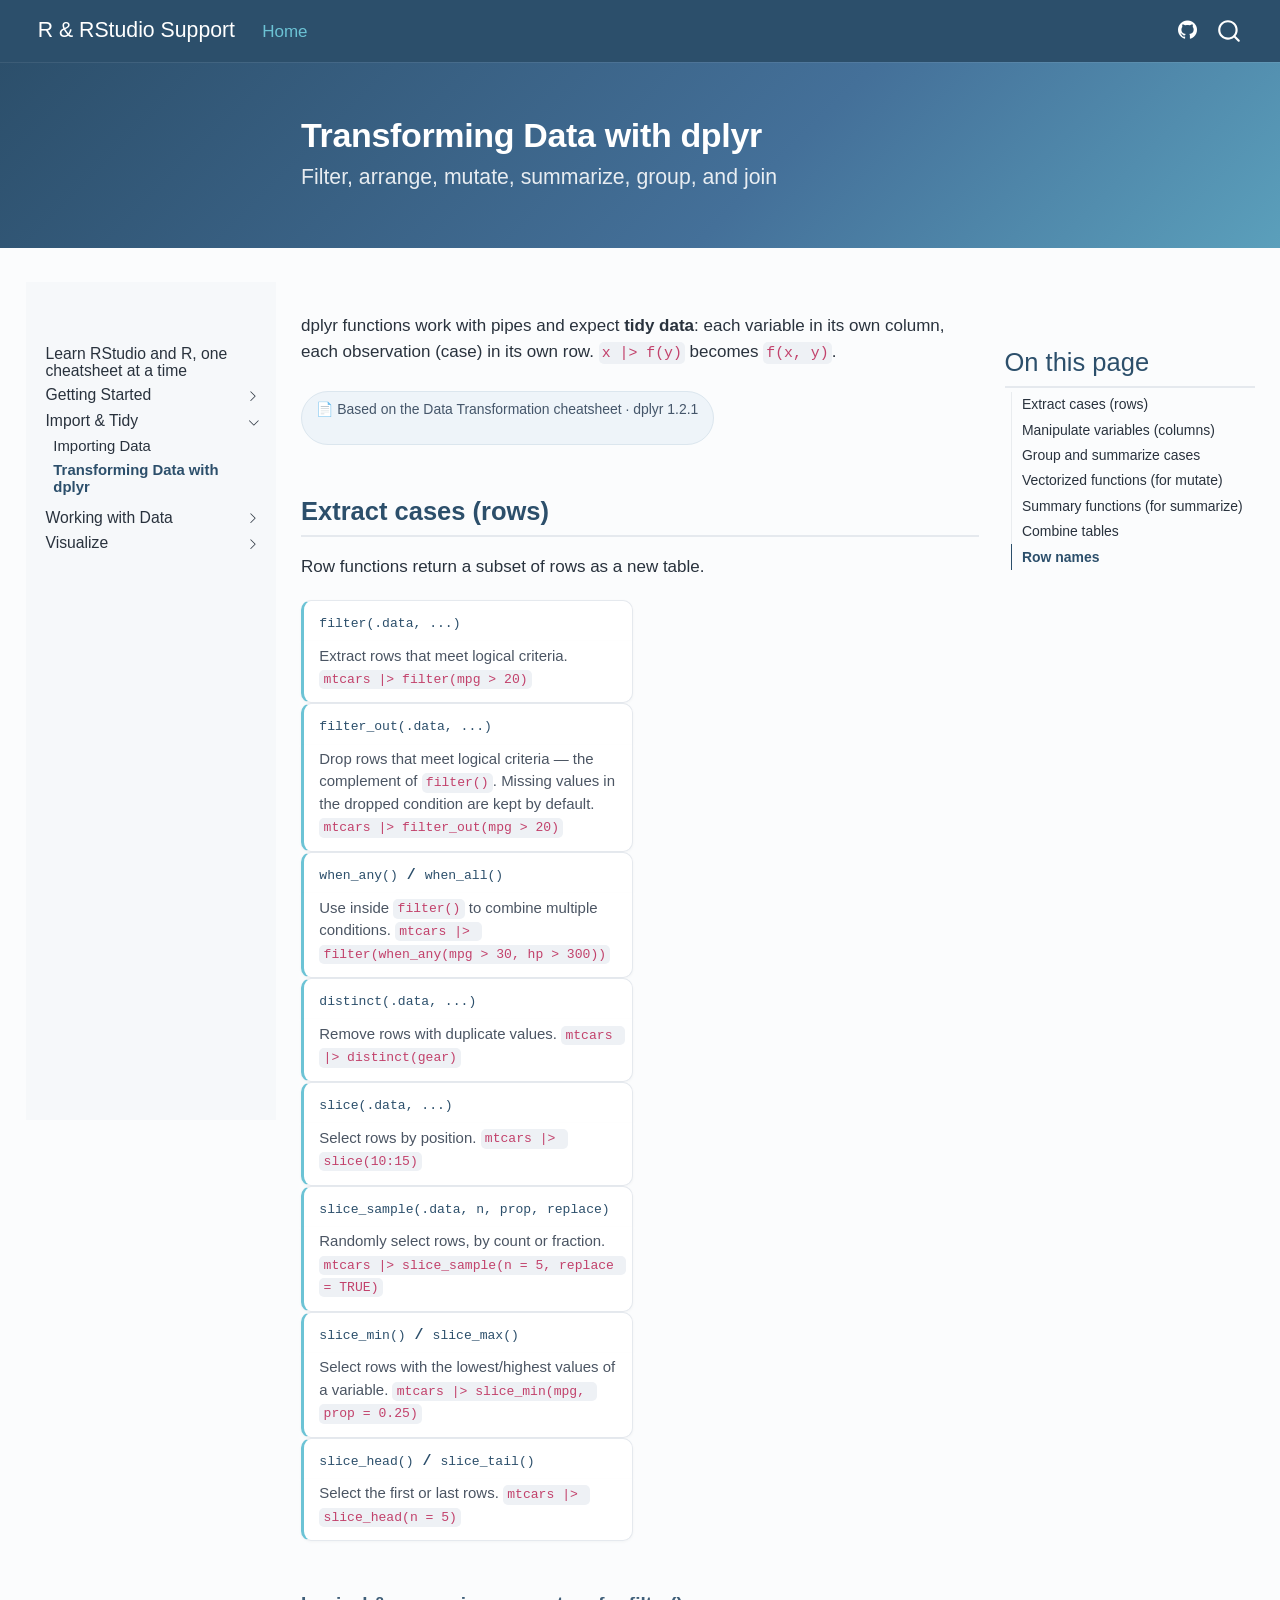
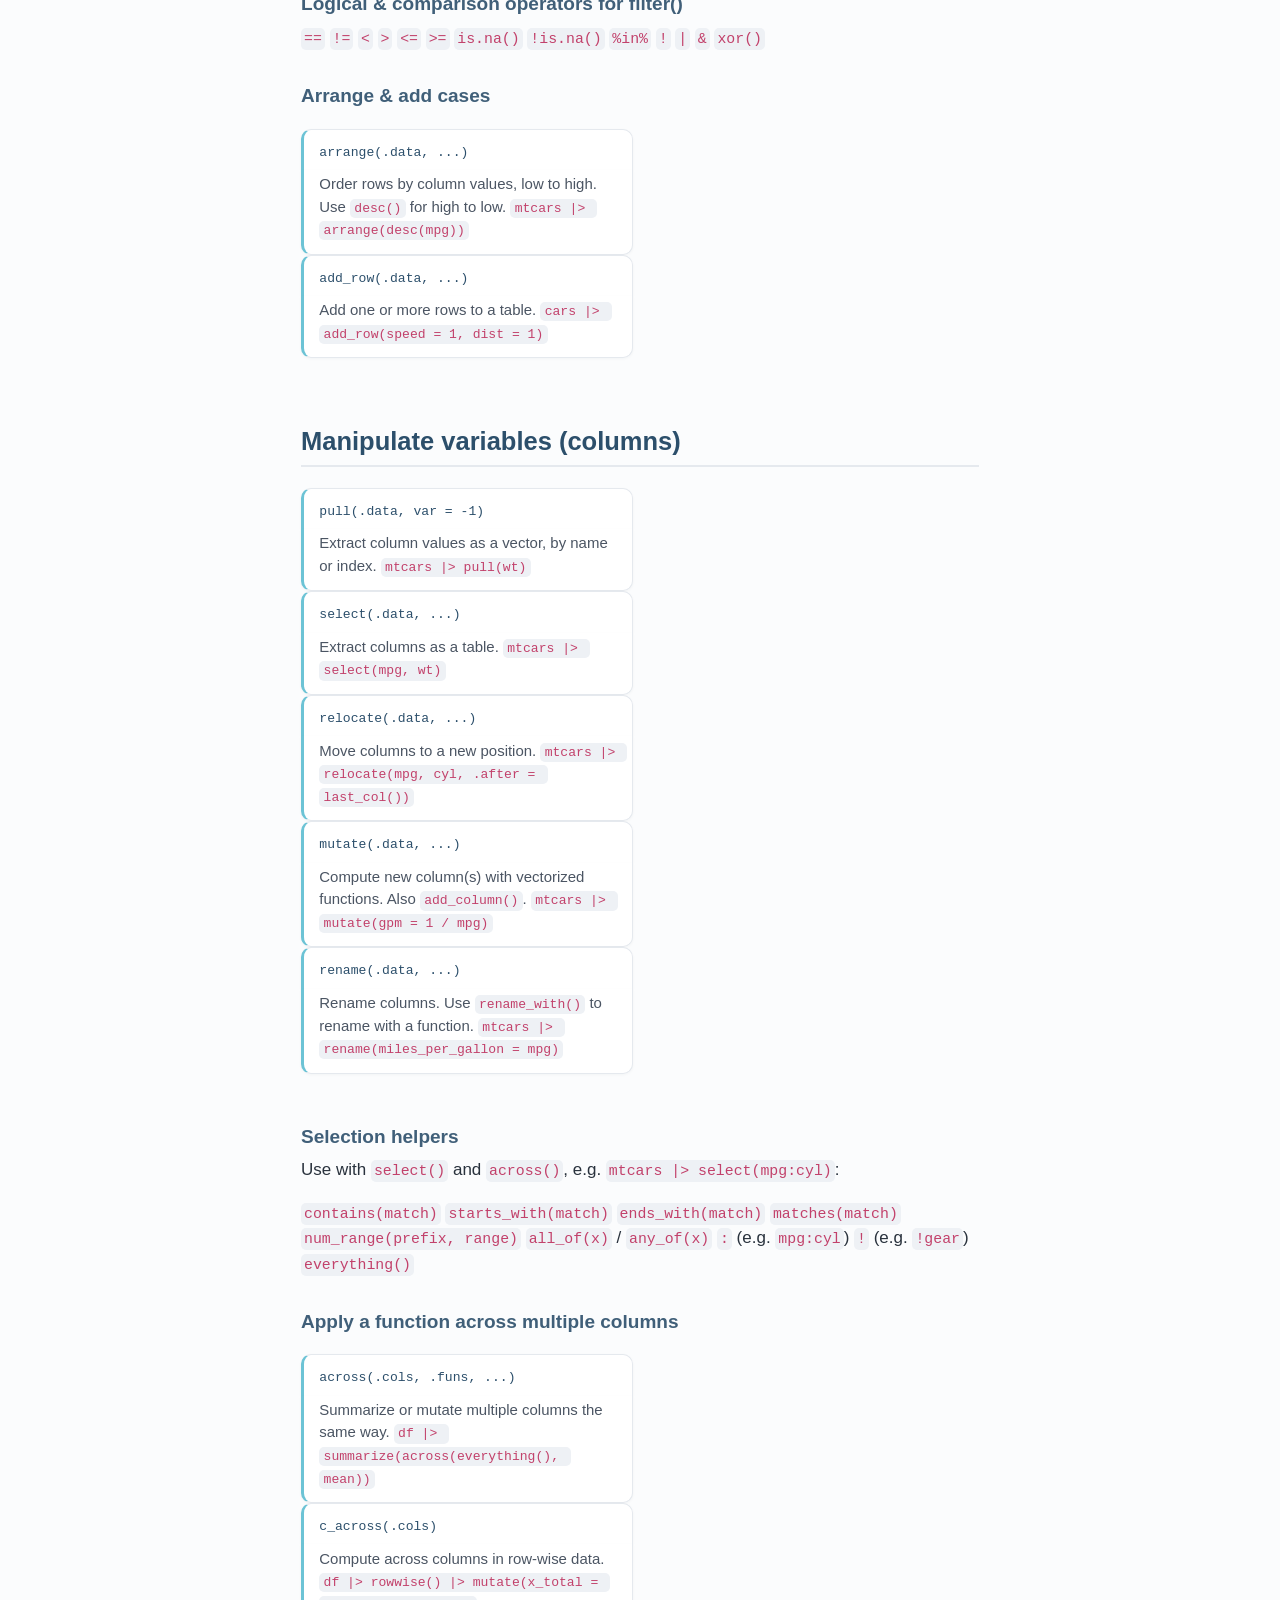
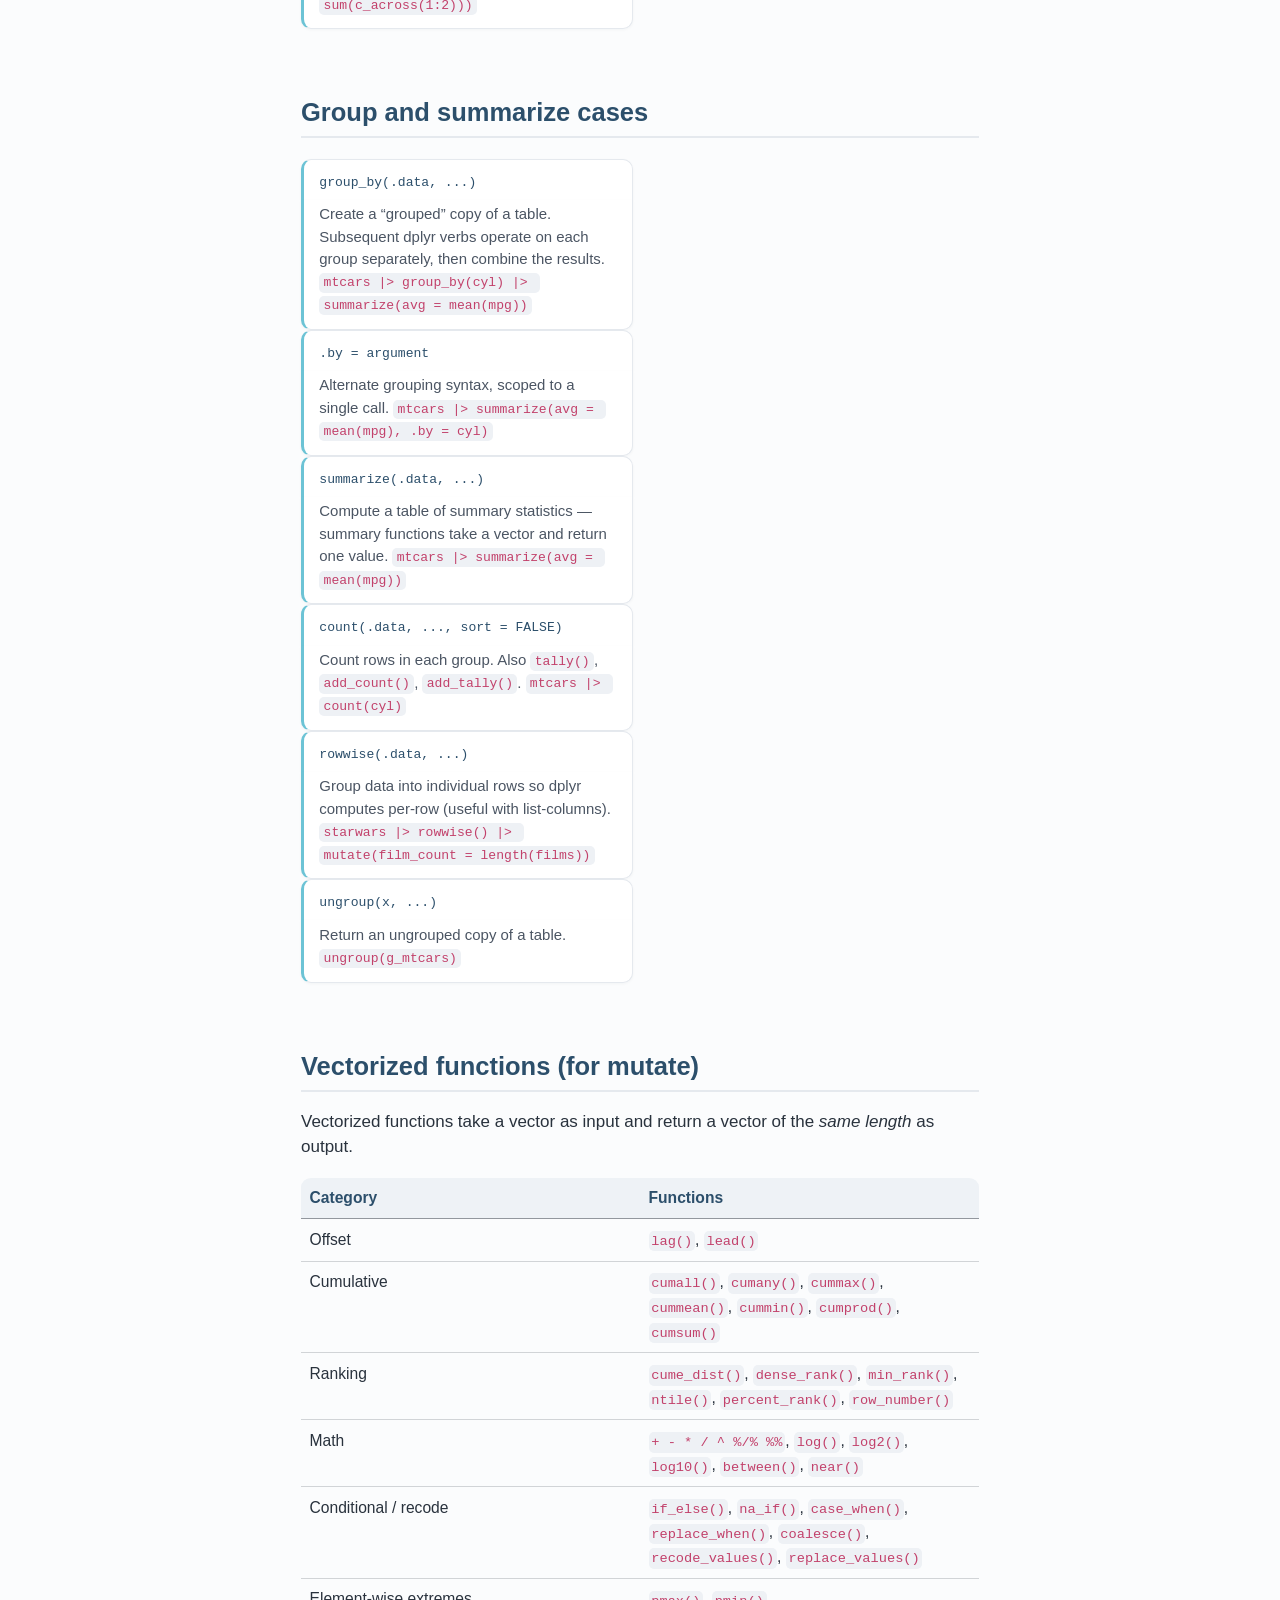
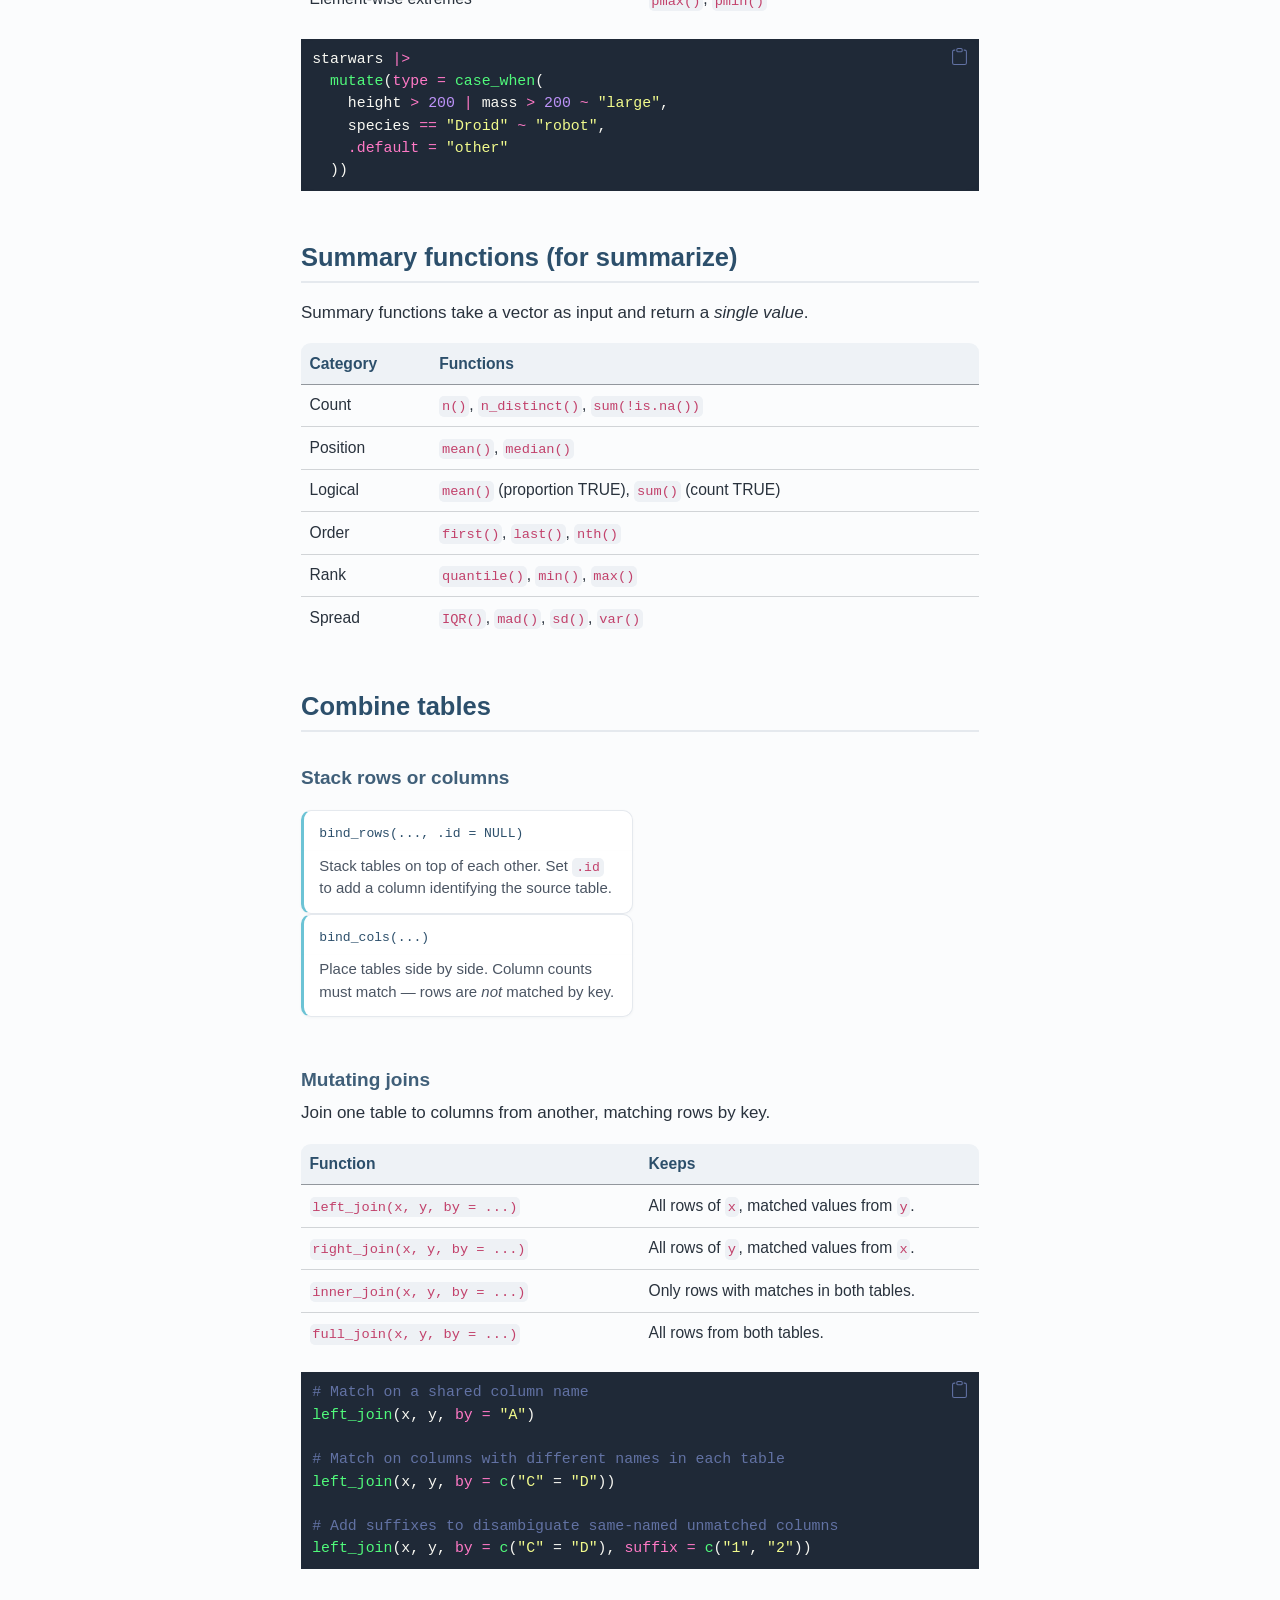
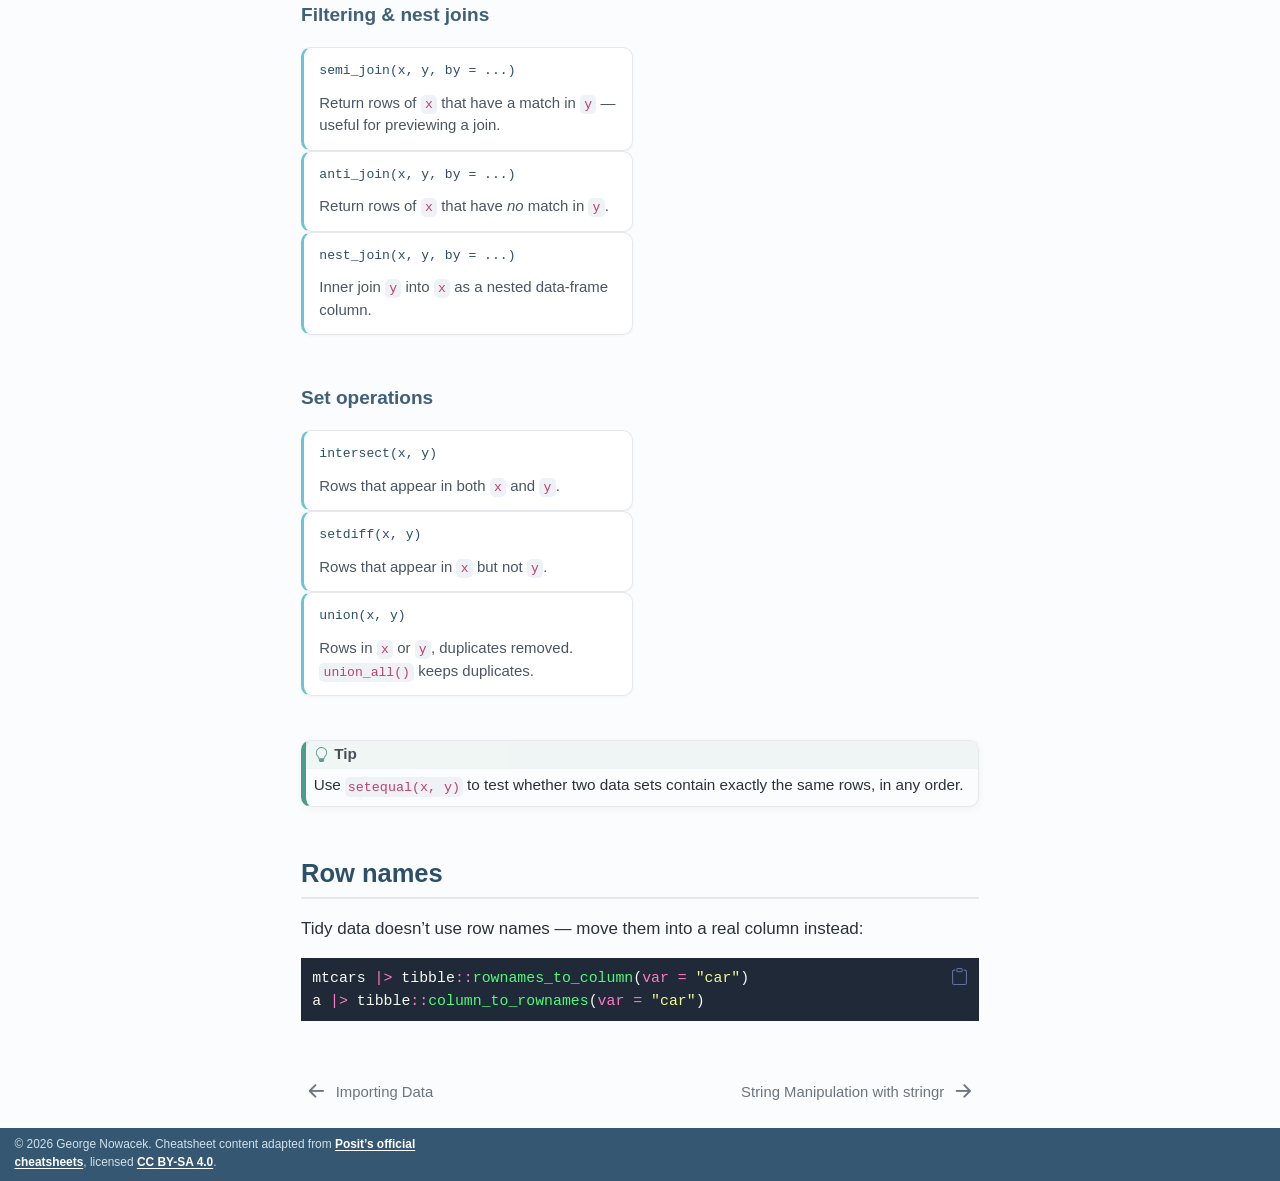
<file: docs/data-transformation.html>
<!DOCTYPE html>
<html xmlns="http://www.w3.org/1999/xhtml" lang="en" xml:lang="en"><head>

<meta charset="utf-8">
<meta name="generator" content="quarto-1.10.18">

<meta name="viewport" content="width=device-width, initial-scale=1.0, user-scalable=yes">


<title>Transforming Data with dplyr – R &amp; RStudio Support</title>
<style>
/* Default styles provided by pandoc.
** See https://pandoc.org/MANUAL.html#variables-for-html for config info.
*/
span.smallcaps{font-variant: small-caps;}
div.columns{display: flex; gap: 1.5em;}
div.column{flex: auto;}
@media screen {
div.columns{gap: min(4vw, 1.5em);}
div.column{overflow-x: auto;}
}
div.hanging-indent{margin-left: 1.5em; text-indent: -1.5em;}
ul.task-list{list-style: none;}
ul.task-list li input[type="checkbox"] {
  width: 0.8em;
  margin: 0 0.8em 0.2em -1em; /* quarto-specific, see https://github.com/quarto-dev/quarto-cli/issues/4556 */ 
  vertical-align: middle;
}
/* CSS for syntax highlighting */
html { -webkit-text-size-adjust: 100%; }
pre > code.sourceCode { white-space: pre; position: relative; }
pre > code.sourceCode > span { display: inline-block; line-height: 1.25; }
pre > code.sourceCode > span:empty { height: 1.2em; }
.sourceCode { overflow: visible; }
code.sourceCode > span { color: inherit; text-decoration: inherit; }
div.sourceCode { margin: 1em 0; }
pre.sourceCode { margin: 0; }
@media screen {
div.sourceCode { overflow: auto; }
}
@media print {
pre > code.sourceCode { white-space: pre-wrap; }
pre > code.sourceCode > span { text-indent: -5em; padding-left: 5em; }
}
pre.numberSource code
  { counter-reset: source-line 0; }
pre.numberSource code > span
  { position: relative; left: -4em; counter-increment: source-line; }
pre.numberSource code > span > a:first-child::before
  { content: counter(source-line);
    position: relative; left: -1em; text-align: right; vertical-align: baseline;
    border: none; display: inline-block;
    -webkit-touch-callout: none; -webkit-user-select: none;
    -khtml-user-select: none; -moz-user-select: none;
    -ms-user-select: none; user-select: none;
    padding: 0 4px; width: 4em;
  }
pre.numberSource { margin-left: 3em;  padding-left: 4px; }
div.sourceCode
  {   }
@media screen {
pre > code.sourceCode > span > a:first-child::before { text-decoration: underline; }
}
</style>


<script src="site_libs/quarto-nav/quarto-nav.js"></script>
<script src="site_libs/quarto-nav/headroom.min.js"></script>
<script src="site_libs/clipboard/clipboard.min.js"></script>
<script src="site_libs/quarto-search/autocomplete.umd.js"></script>
<script src="site_libs/quarto-search/fuse.min.js"></script>
<script src="site_libs/quarto-search/quarto-search.js"></script>
<meta name="quarto:offset" content="./">
<link href="./strings.html" rel="next">
<link href="./data-import.html" rel="prev">
<link href="./favicon.svg" rel="icon" type="image/svg+xml">
<script src="site_libs/quarto-html/quarto.js" type="module"></script>
<script src="site_libs/quarto-html/tabsets/tabsets.js" type="module"></script>
<script src="site_libs/quarto-html/popper.min.js"></script>
<script src="site_libs/quarto-html/tippy.umd.min.js"></script>
<script src="site_libs/quarto-html/anchor.min.js"></script>
<link href="site_libs/quarto-html/tippy.css" rel="stylesheet">
<link href="site_libs/quarto-html/quarto-syntax-highlighting-53dc85963c67a221f6f2030af840abbe.css" rel="stylesheet" id="quarto-text-highlighting-styles">
<script src="site_libs/bootstrap/bootstrap.min.js"></script>
<link href="site_libs/bootstrap/bootstrap-icons.css" rel="stylesheet">
<link href="site_libs/bootstrap/bootstrap-504393f66f1ad4fdf8ab1cc0ffcbb41a.min.css" rel="stylesheet" append-hash="true" id="quarto-bootstrap" data-mode="light">
<script id="quarto-search-options" type="application/json">{
  "location": "navbar",
  "copy-button": false,
  "collapse-after": 3,
  "panel-placement": "end",
  "type": "overlay",
  "limit": 50,
  "keyboard-shortcut": [
    "f",
    "/",
    "s"
  ],
  "show-item-context": false,
  "language": {
    "search-no-results-text": "No results",
    "search-matching-documents-text": "matching documents",
    "search-copy-link-title": "Copy link to search",
    "search-hide-matches-text": "Hide additional matches",
    "search-more-match-text": "more match in this document",
    "search-more-matches-text": "more matches in this document",
    "search-clear-button-title": "Clear",
    "search-text-placeholder": "",
    "search-detached-cancel-button-title": "Cancel",
    "search-submit-button-title": "Submit",
    "search-label": "Search"
  }
}</script>
<style>html{ scroll-behavior: smooth; }</style>


<link rel="stylesheet" href="styles.css">
</head>

<body class="nav-sidebar floating nav-fixed quarto-light">

<div id="quarto-search-results"></div>
  <header id="quarto-header" class="headroom fixed-top quarto-banner">
    <nav class="navbar navbar-expand-lg " data-bs-theme="dark">
      <div class="navbar-container container-fluid">
      <div class="navbar-brand-container mx-auto">
    <a href="./index.html" class="navbar-brand navbar-brand-logo">
    <img src="./favicon.svg" alt="" class="navbar-logo light-content">
    <img src="./favicon.svg" alt="" class="navbar-logo dark-content">
    </a>
    <a class="navbar-brand" href="./index.html">
    <span class="navbar-title">R &amp; RStudio Support</span>
    </a>
  </div>
            <div id="quarto-search" class="" title="Search"></div>
          <button class="navbar-toggler" type="button" data-bs-toggle="collapse" data-bs-target="#navbarCollapse" aria-controls="navbarCollapse" role="menu" aria-expanded="false" aria-label="Toggle navigation" onclick="if (window.quartoToggleHeadroom) { window.quartoToggleHeadroom(); }">
  <span class="navbar-toggler-icon"></span>
</button>
          <div class="collapse navbar-collapse" id="navbarCollapse">
            <ul class="navbar-nav navbar-nav-scroll me-auto">
  <li class="nav-item">
    <a class="nav-link active" href="./index.html" aria-current="page"> 
<span class="menu-text">Home</span></a>
  </li>  
</ul>
            <ul class="navbar-nav navbar-nav-scroll ms-auto">
  <li class="nav-item compact">
    <a class="nav-link" href="https://github.com/ganowacek/r-support"> <i class="bi bi-github" role="img" aria-label="GitHub repository">
</i> 
<span class="menu-text"></span></a>
  </li>  
</ul>
          </div> <!-- /navcollapse -->
            <div class="quarto-navbar-tools">
</div>
      </div> <!-- /container-fluid -->
    </nav>
  <nav class="quarto-secondary-nav">
    <div class="container-fluid d-flex">
      <button type="button" class="quarto-btn-toggle btn" data-bs-toggle="collapse" role="button" data-bs-target=".quarto-sidebar-collapse-item" aria-controls="quarto-sidebar" aria-expanded="false" aria-label="Toggle sidebar navigation" onclick="if (window.quartoToggleHeadroom) { window.quartoToggleHeadroom(); }">
        <i class="bi bi-layout-text-sidebar-reverse"></i>
      </button>
        <a class="flex-grow-1 no-decor" role="navigation" data-bs-toggle="collapse" data-bs-target=".quarto-sidebar-collapse-item" aria-controls="quarto-sidebar" aria-expanded="false" aria-label="Toggle sidebar navigation" onclick="if (window.quartoToggleHeadroom) { window.quartoToggleHeadroom(); }">      
          <h1 class="quarto-secondary-nav-title">Transforming Data with dplyr</h1>
        </a>     
      <button type="button" class="btn quarto-search-button" aria-label="Search" onclick="window.quartoOpenSearch();">
        <i class="bi bi-search"></i>
      </button>
    </div>
  </nav>
</header>
<!-- content -->
<header id="title-block-header" class="quarto-title-block default page-columns page-full">
  <div class="quarto-title-banner page-columns page-full">
    <div class="quarto-title column-body">
      <h1 class="title d-none d-lg-block">Transforming Data with dplyr</h1>
            <p class="subtitle lead">Filter, arrange, mutate, summarize, group, and join</p>
                      </div>
  </div>
    
  
  <div class="quarto-title-meta">

      
    
      
    </div>
    
  
  </header><div id="quarto-content" class="quarto-container page-columns page-rows-contents page-layout-article page-navbar">
<!-- sidebar -->
  <nav id="quarto-sidebar" class="sidebar collapse collapse-horizontal quarto-sidebar-collapse-item sidebar-navigation floating overflow-auto">
        <div class="mt-2 flex-shrink-0 align-items-center">
        <div class="sidebar-search">
        <div id="quarto-search" class="" title="Search"></div>
        </div>
        </div>
    <div class="sidebar-menu-container"> 
    <ul class="list-unstyled mt-1">
        <li class="sidebar-item">
  <div class="sidebar-item-container"> 
  <a href="./index.html" class="sidebar-item-text sidebar-link">
 <span class="menu-text">Learn RStudio and R, one cheatsheet at a time</span></a>
  </div>
</li>
        <li class="sidebar-item sidebar-item-section">
      <div class="sidebar-item-container"> 
            <a class="sidebar-item-text sidebar-link text-start collapsed" data-bs-toggle="collapse" data-bs-target="#quarto-sidebar-section-1" role="navigation" aria-expanded="false">
 <span class="menu-text">Getting Started</span></a>
          <a class="sidebar-item-toggle text-start collapsed" data-bs-toggle="collapse" data-bs-target="#quarto-sidebar-section-1" role="navigation" aria-expanded="false" aria-label="Toggle section">
            <i class="bi bi-chevron-right ms-2"></i>
          </a> 
      </div>
      <ul id="quarto-sidebar-section-1" class="collapse list-unstyled sidebar-section depth1 ">  
          <li class="sidebar-item">
  <div class="sidebar-item-container"> 
  <a href="./rstudio-ide.html" class="sidebar-item-text sidebar-link">
 <span class="menu-text">RStudio IDE</span></a>
  </div>
</li>
      </ul>
  </li>
        <li class="sidebar-item sidebar-item-section">
      <div class="sidebar-item-container"> 
            <a class="sidebar-item-text sidebar-link text-start" data-bs-toggle="collapse" data-bs-target="#quarto-sidebar-section-2" role="navigation" aria-expanded="true">
 <span class="menu-text">Import &amp; Tidy</span></a>
          <a class="sidebar-item-toggle text-start" data-bs-toggle="collapse" data-bs-target="#quarto-sidebar-section-2" role="navigation" aria-expanded="true" aria-label="Toggle section">
            <i class="bi bi-chevron-right ms-2"></i>
          </a> 
      </div>
      <ul id="quarto-sidebar-section-2" class="collapse list-unstyled sidebar-section depth1 show">  
          <li class="sidebar-item">
  <div class="sidebar-item-container"> 
  <a href="./data-import.html" class="sidebar-item-text sidebar-link">
 <span class="menu-text">Importing Data</span></a>
  </div>
</li>
          <li class="sidebar-item">
  <div class="sidebar-item-container"> 
  <a href="./data-transformation.html" class="sidebar-item-text sidebar-link active">
 <span class="menu-text">Transforming Data with dplyr</span></a>
  </div>
</li>
      </ul>
  </li>
        <li class="sidebar-item sidebar-item-section">
      <div class="sidebar-item-container"> 
            <a class="sidebar-item-text sidebar-link text-start collapsed" data-bs-toggle="collapse" data-bs-target="#quarto-sidebar-section-3" role="navigation" aria-expanded="false">
 <span class="menu-text">Working with Data</span></a>
          <a class="sidebar-item-toggle text-start collapsed" data-bs-toggle="collapse" data-bs-target="#quarto-sidebar-section-3" role="navigation" aria-expanded="false" aria-label="Toggle section">
            <i class="bi bi-chevron-right ms-2"></i>
          </a> 
      </div>
      <ul id="quarto-sidebar-section-3" class="collapse list-unstyled sidebar-section depth1 ">  
          <li class="sidebar-item">
  <div class="sidebar-item-container"> 
  <a href="./strings.html" class="sidebar-item-text sidebar-link">
 <span class="menu-text">String Manipulation with stringr</span></a>
  </div>
</li>
          <li class="sidebar-item">
  <div class="sidebar-item-container"> 
  <a href="./factors.html" class="sidebar-item-text sidebar-link">
 <span class="menu-text">Factors with forcats</span></a>
  </div>
</li>
      </ul>
  </li>
        <li class="sidebar-item sidebar-item-section">
      <div class="sidebar-item-container"> 
            <a class="sidebar-item-text sidebar-link text-start collapsed" data-bs-toggle="collapse" data-bs-target="#quarto-sidebar-section-4" role="navigation" aria-expanded="false">
 <span class="menu-text">Visualize</span></a>
          <a class="sidebar-item-toggle text-start collapsed" data-bs-toggle="collapse" data-bs-target="#quarto-sidebar-section-4" role="navigation" aria-expanded="false" aria-label="Toggle section">
            <i class="bi bi-chevron-right ms-2"></i>
          </a> 
      </div>
      <ul id="quarto-sidebar-section-4" class="collapse list-unstyled sidebar-section depth1 ">  
          <li class="sidebar-item">
  <div class="sidebar-item-container"> 
  <a href="./data-visualization.html" class="sidebar-item-text sidebar-link">
 <span class="menu-text">Data Visualization with ggplot2</span></a>
  </div>
</li>
      </ul>
  </li>
    </ul>
    </div>
</nav>
<div id="quarto-sidebar-glass" class="quarto-sidebar-collapse-item" data-bs-toggle="collapse" data-bs-target=".quarto-sidebar-collapse-item"></div>
<!-- margin-sidebar -->
    <div id="quarto-margin-sidebar" class="sidebar margin-sidebar">
        <nav id="TOC" role="doc-toc" class="toc-active">
    <h2 id="toc-title">On this page</h2>
   
  <ul>
  <li><a href="#extract-cases-rows" id="toc-extract-cases-rows" class="nav-link active" data-scroll-target="#extract-cases-rows">Extract cases (rows)</a>
  <ul class="collapse">
  <li><a href="#logical-comparison-operators-for-filter" id="toc-logical-comparison-operators-for-filter" class="nav-link" data-scroll-target="#logical-comparison-operators-for-filter">Logical &amp; comparison operators for filter()</a></li>
  <li><a href="#arrange-add-cases" id="toc-arrange-add-cases" class="nav-link" data-scroll-target="#arrange-add-cases">Arrange &amp; add cases</a></li>
  </ul></li>
  <li><a href="#manipulate-variables-columns" id="toc-manipulate-variables-columns" class="nav-link" data-scroll-target="#manipulate-variables-columns">Manipulate variables (columns)</a>
  <ul class="collapse">
  <li><a href="#selection-helpers" id="toc-selection-helpers" class="nav-link" data-scroll-target="#selection-helpers">Selection helpers</a></li>
  <li><a href="#apply-a-function-across-multiple-columns" id="toc-apply-a-function-across-multiple-columns" class="nav-link" data-scroll-target="#apply-a-function-across-multiple-columns">Apply a function across multiple columns</a></li>
  </ul></li>
  <li><a href="#group-and-summarize-cases" id="toc-group-and-summarize-cases" class="nav-link" data-scroll-target="#group-and-summarize-cases">Group and summarize cases</a></li>
  <li><a href="#vectorized-functions-for-mutate" id="toc-vectorized-functions-for-mutate" class="nav-link" data-scroll-target="#vectorized-functions-for-mutate">Vectorized functions (for mutate)</a></li>
  <li><a href="#summary-functions-for-summarize" id="toc-summary-functions-for-summarize" class="nav-link" data-scroll-target="#summary-functions-for-summarize">Summary functions (for summarize)</a></li>
  <li><a href="#combine-tables" id="toc-combine-tables" class="nav-link" data-scroll-target="#combine-tables">Combine tables</a>
  <ul class="collapse">
  <li><a href="#stack-rows-or-columns" id="toc-stack-rows-or-columns" class="nav-link" data-scroll-target="#stack-rows-or-columns">Stack rows or columns</a></li>
  <li><a href="#mutating-joins" id="toc-mutating-joins" class="nav-link" data-scroll-target="#mutating-joins">Mutating joins</a></li>
  <li><a href="#filtering-nest-joins" id="toc-filtering-nest-joins" class="nav-link" data-scroll-target="#filtering-nest-joins">Filtering &amp; nest joins</a></li>
  <li><a href="#set-operations" id="toc-set-operations" class="nav-link" data-scroll-target="#set-operations">Set operations</a></li>
  </ul></li>
  <li><a href="#row-names" id="toc-row-names" class="nav-link" data-scroll-target="#row-names">Row names</a></li>
  </ul>
</nav>
    </div>
<!-- main -->
<main class="content quarto-banner-title-block" id="quarto-document-content">





<p>dplyr functions work with pipes and expect <strong>tidy data</strong>: each variable in its own column, each observation (case) in its own row. <code>x |&gt; f(y)</code> becomes <code>f(x, y)</code>.</p>
<div class="source-note">
<p>📄 Based on the Data Transformation cheatsheet · dplyr 1.2.1</p>
</div>
<section id="extract-cases-rows" class="level2">
<h2 class="anchored" data-anchor-id="extract-cases-rows">Extract cases (rows)</h2>
<p>Row functions return a subset of rows as a new table.</p>
<div class="fn-ref">
<dl>
<dt><code>filter(.data, ...)</code></dt>
<dd>
Extract rows that meet logical criteria. <code>mtcars |&gt; filter(mpg &gt; 20)</code>
</dd>
<dt><code>filter_out(.data, ...)</code></dt>
<dd>
Drop rows that meet logical criteria — the complement of <code>filter()</code>. Missing values in the dropped condition are kept by default. <code>mtcars |&gt; filter_out(mpg &gt; 20)</code>
</dd>
<dt><code>when_any()</code> / <code>when_all()</code></dt>
<dd>
Use inside <code>filter()</code> to combine multiple conditions. <code>mtcars |&gt; filter(when_any(mpg &gt; 30, hp &gt; 300))</code>
</dd>
<dt><code>distinct(.data, ...)</code></dt>
<dd>
Remove rows with duplicate values. <code>mtcars |&gt; distinct(gear)</code>
</dd>
<dt><code>slice(.data, ...)</code></dt>
<dd>
Select rows by position. <code>mtcars |&gt; slice(10:15)</code>
</dd>
<dt><code>slice_sample(.data, n, prop, replace)</code></dt>
<dd>
Randomly select rows, by count or fraction. <code>mtcars |&gt; slice_sample(n = 5, replace = TRUE)</code>
</dd>
<dt><code>slice_min()</code> / <code>slice_max()</code></dt>
<dd>
Select rows with the lowest/highest values of a variable. <code>mtcars |&gt; slice_min(mpg, prop = 0.25)</code>
</dd>
<dt><code>slice_head()</code> / <code>slice_tail()</code></dt>
<dd>
Select the first or last rows. <code>mtcars |&gt; slice_head(n = 5)</code>
</dd>
</dl>
</div>
<section id="logical-comparison-operators-for-filter" class="level3">
<h3 class="anchored" data-anchor-id="logical-comparison-operators-for-filter">Logical &amp; comparison operators for filter()</h3>
<p><code>==</code> <code>!=</code> <code>&lt;</code> <code>&gt;</code> <code>&lt;=</code> <code>&gt;=</code> <code>is.na()</code> <code>!is.na()</code> <code>%in%</code> <code>!</code> <code>|</code> <code>&amp;</code> <code>xor()</code></p>
</section>
<section id="arrange-add-cases" class="level3">
<h3 class="anchored" data-anchor-id="arrange-add-cases">Arrange &amp; add cases</h3>
<div class="fn-ref">
<dl>
<dt><code>arrange(.data, ...)</code></dt>
<dd>
Order rows by column values, low to high. Use <code>desc()</code> for high to low. <code>mtcars |&gt; arrange(desc(mpg))</code>
</dd>
<dt><code>add_row(.data, ...)</code></dt>
<dd>
Add one or more rows to a table. <code>cars |&gt; add_row(speed = 1, dist = 1)</code>
</dd>
</dl>
</div>
</section>
</section>
<section id="manipulate-variables-columns" class="level2">
<h2 class="anchored" data-anchor-id="manipulate-variables-columns">Manipulate variables (columns)</h2>
<div class="fn-ref">
<dl>
<dt><code>pull(.data, var = -1)</code></dt>
<dd>
Extract column values as a vector, by name or index. <code>mtcars |&gt; pull(wt)</code>
</dd>
<dt><code>select(.data, ...)</code></dt>
<dd>
Extract columns as a table. <code>mtcars |&gt; select(mpg, wt)</code>
</dd>
<dt><code>relocate(.data, ...)</code></dt>
<dd>
Move columns to a new position. <code>mtcars |&gt; relocate(mpg, cyl, .after = last_col())</code>
</dd>
<dt><code>mutate(.data, ...)</code></dt>
<dd>
Compute new column(s) with vectorized functions. Also <code>add_column()</code>. <code>mtcars |&gt; mutate(gpm = 1 / mpg)</code>
</dd>
<dt><code>rename(.data, ...)</code></dt>
<dd>
Rename columns. Use <code>rename_with()</code> to rename with a function. <code>mtcars |&gt; rename(miles_per_gallon = mpg)</code>
</dd>
</dl>
</div>
<section id="selection-helpers" class="level3">
<h3 class="anchored" data-anchor-id="selection-helpers">Selection helpers</h3>
<p>Use with <code>select()</code> and <code>across()</code>, e.g.&nbsp;<code>mtcars |&gt; select(mpg:cyl)</code>:</p>
<p><code>contains(match)</code> <code>starts_with(match)</code> <code>ends_with(match)</code> <code>matches(match)</code> <code>num_range(prefix, range)</code> <code>all_of(x)</code> / <code>any_of(x)</code> <code>:</code> (e.g.&nbsp;<code>mpg:cyl</code>) <code>!</code> (e.g.&nbsp;<code>!gear</code>) <code>everything()</code></p>
</section>
<section id="apply-a-function-across-multiple-columns" class="level3">
<h3 class="anchored" data-anchor-id="apply-a-function-across-multiple-columns">Apply a function across multiple columns</h3>
<div class="fn-ref">
<dl>
<dt><code>across(.cols, .funs, ...)</code></dt>
<dd>
Summarize or mutate multiple columns the same way. <code>df |&gt; summarize(across(everything(), mean))</code>
</dd>
<dt><code>c_across(.cols)</code></dt>
<dd>
Compute across columns in row-wise data. <code>df |&gt; rowwise() |&gt; mutate(x_total = sum(c_across(1:2)))</code>
</dd>
</dl>
</div>
</section>
</section>
<section id="group-and-summarize-cases" class="level2">
<h2 class="anchored" data-anchor-id="group-and-summarize-cases">Group and summarize cases</h2>
<div class="fn-ref">
<dl>
<dt><code>group_by(.data, ...)</code></dt>
<dd>
Create a “grouped” copy of a table. Subsequent dplyr verbs operate on each group separately, then combine the results. <code>mtcars |&gt; group_by(cyl) |&gt; summarize(avg = mean(mpg))</code>
</dd>
<dt><code>.by = argument</code></dt>
<dd>
Alternate grouping syntax, scoped to a single call. <code>mtcars |&gt; summarize(avg = mean(mpg), .by = cyl)</code>
</dd>
<dt><code>summarize(.data, ...)</code></dt>
<dd>
Compute a table of summary statistics — summary functions take a vector and return one value. <code>mtcars |&gt; summarize(avg = mean(mpg))</code>
</dd>
<dt><code>count(.data, ..., sort = FALSE)</code></dt>
<dd>
Count rows in each group. Also <code>tally()</code>, <code>add_count()</code>, <code>add_tally()</code>. <code>mtcars |&gt; count(cyl)</code>
</dd>
<dt><code>rowwise(.data, ...)</code></dt>
<dd>
Group data into individual rows so dplyr computes per-row (useful with list-columns). <code>starwars |&gt; rowwise() |&gt; mutate(film_count = length(films))</code>
</dd>
<dt><code>ungroup(x, ...)</code></dt>
<dd>
Return an ungrouped copy of a table. <code>ungroup(g_mtcars)</code>
</dd>
</dl>
</div>
</section>
<section id="vectorized-functions-for-mutate" class="level2">
<h2 class="anchored" data-anchor-id="vectorized-functions-for-mutate">Vectorized functions (for mutate)</h2>
<p>Vectorized functions take a vector as input and return a vector of the <em>same length</em> as output.</p>
<table class="caption-top table">
<colgroup>
<col style="width: 50%">
<col style="width: 50%">
</colgroup>
<thead>
<tr class="header">
<th>Category</th>
<th>Functions</th>
</tr>
</thead>
<tbody>
<tr class="odd">
<td>Offset</td>
<td><code>lag()</code>, <code>lead()</code></td>
</tr>
<tr class="even">
<td>Cumulative</td>
<td><code>cumall()</code>, <code>cumany()</code>, <code>cummax()</code>, <code>cummean()</code>, <code>cummin()</code>, <code>cumprod()</code>, <code>cumsum()</code></td>
</tr>
<tr class="odd">
<td>Ranking</td>
<td><code>cume_dist()</code>, <code>dense_rank()</code>, <code>min_rank()</code>, <code>ntile()</code>, <code>percent_rank()</code>, <code>row_number()</code></td>
</tr>
<tr class="even">
<td>Math</td>
<td><code>+ - * / ^ %/% %%</code>, <code>log()</code>, <code>log2()</code>, <code>log10()</code>, <code>between()</code>, <code>near()</code></td>
</tr>
<tr class="odd">
<td>Conditional / recode</td>
<td><code>if_else()</code>, <code>na_if()</code>, <code>case_when()</code>, <code>replace_when()</code>, <code>coalesce()</code>, <code>recode_values()</code>, <code>replace_values()</code></td>
</tr>
<tr class="even">
<td>Element-wise extremes</td>
<td><code>pmax()</code>, <code>pmin()</code></td>
</tr>
</tbody>
</table>
<div class="code-copy-outer-scaffold"><div class="sourceCode" id="cb1"><pre class="sourceCode r code-with-copy"><code class="sourceCode r"><span id="cb1-1"><a href="#cb1-1" aria-hidden="true" tabindex="-1"></a>starwars <span class="sc">|&gt;</span></span>
<span id="cb1-2"><a href="#cb1-2" aria-hidden="true" tabindex="-1"></a>  <span class="fu">mutate</span>(<span class="at">type =</span> <span class="fu">case_when</span>(</span>
<span id="cb1-3"><a href="#cb1-3" aria-hidden="true" tabindex="-1"></a>    height <span class="sc">&gt;</span> <span class="dv">200</span> <span class="sc">|</span> mass <span class="sc">&gt;</span> <span class="dv">200</span> <span class="sc">~</span> <span class="st">"large"</span>,</span>
<span id="cb1-4"><a href="#cb1-4" aria-hidden="true" tabindex="-1"></a>    species <span class="sc">==</span> <span class="st">"Droid"</span> <span class="sc">~</span> <span class="st">"robot"</span>,</span>
<span id="cb1-5"><a href="#cb1-5" aria-hidden="true" tabindex="-1"></a>    <span class="at">.default =</span> <span class="st">"other"</span></span>
<span id="cb1-6"><a href="#cb1-6" aria-hidden="true" tabindex="-1"></a>  ))</span></code></pre></div><button title="Copy to Clipboard" class="code-copy-button"><i class="bi"></i></button></div>
</section>
<section id="summary-functions-for-summarize" class="level2">
<h2 class="anchored" data-anchor-id="summary-functions-for-summarize">Summary functions (for summarize)</h2>
<p>Summary functions take a vector as input and return a <em>single value</em>.</p>
<table class="caption-top table">
<thead>
<tr class="header">
<th>Category</th>
<th>Functions</th>
</tr>
</thead>
<tbody>
<tr class="odd">
<td>Count</td>
<td><code>n()</code>, <code>n_distinct()</code>, <code>sum(!is.na())</code></td>
</tr>
<tr class="even">
<td>Position</td>
<td><code>mean()</code>, <code>median()</code></td>
</tr>
<tr class="odd">
<td>Logical</td>
<td><code>mean()</code> (proportion TRUE), <code>sum()</code> (count TRUE)</td>
</tr>
<tr class="even">
<td>Order</td>
<td><code>first()</code>, <code>last()</code>, <code>nth()</code></td>
</tr>
<tr class="odd">
<td>Rank</td>
<td><code>quantile()</code>, <code>min()</code>, <code>max()</code></td>
</tr>
<tr class="even">
<td>Spread</td>
<td><code>IQR()</code>, <code>mad()</code>, <code>sd()</code>, <code>var()</code></td>
</tr>
</tbody>
</table>
</section>
<section id="combine-tables" class="level2">
<h2 class="anchored" data-anchor-id="combine-tables">Combine tables</h2>
<section id="stack-rows-or-columns" class="level3">
<h3 class="anchored" data-anchor-id="stack-rows-or-columns">Stack rows or columns</h3>
<div class="fn-ref">
<dl>
<dt><code>bind_rows(..., .id = NULL)</code></dt>
<dd>
Stack tables on top of each other. Set <code>.id</code> to add a column identifying the source table.
</dd>
<dt><code>bind_cols(...)</code></dt>
<dd>
Place tables side by side. Column counts must match — rows are <em>not</em> matched by key.
</dd>
</dl>
</div>
</section>
<section id="mutating-joins" class="level3">
<h3 class="anchored" data-anchor-id="mutating-joins">Mutating joins</h3>
<p>Join one table to columns from another, matching rows by key.</p>
<table class="caption-top table">
<colgroup>
<col style="width: 50%">
<col style="width: 50%">
</colgroup>
<thead>
<tr class="header">
<th>Function</th>
<th>Keeps</th>
</tr>
</thead>
<tbody>
<tr class="odd">
<td><code>left_join(x, y, by = ...)</code></td>
<td>All rows of <code>x</code>, matched values from <code>y</code>.</td>
</tr>
<tr class="even">
<td><code>right_join(x, y, by = ...)</code></td>
<td>All rows of <code>y</code>, matched values from <code>x</code>.</td>
</tr>
<tr class="odd">
<td><code>inner_join(x, y, by = ...)</code></td>
<td>Only rows with matches in both tables.</td>
</tr>
<tr class="even">
<td><code>full_join(x, y, by = ...)</code></td>
<td>All rows from both tables.</td>
</tr>
</tbody>
</table>
<div class="code-copy-outer-scaffold"><div class="sourceCode" id="cb2"><pre class="sourceCode r code-with-copy"><code class="sourceCode r"><span id="cb2-1"><a href="#cb2-1" aria-hidden="true" tabindex="-1"></a><span class="co"># Match on a shared column name</span></span>
<span id="cb2-2"><a href="#cb2-2" aria-hidden="true" tabindex="-1"></a><span class="fu">left_join</span>(x, y, <span class="at">by =</span> <span class="st">"A"</span>)</span>
<span id="cb2-3"><a href="#cb2-3" aria-hidden="true" tabindex="-1"></a></span>
<span id="cb2-4"><a href="#cb2-4" aria-hidden="true" tabindex="-1"></a><span class="co"># Match on columns with different names in each table</span></span>
<span id="cb2-5"><a href="#cb2-5" aria-hidden="true" tabindex="-1"></a><span class="fu">left_join</span>(x, y, <span class="at">by =</span> <span class="fu">c</span>(<span class="st">"C"</span> <span class="ot">=</span> <span class="st">"D"</span>))</span>
<span id="cb2-6"><a href="#cb2-6" aria-hidden="true" tabindex="-1"></a></span>
<span id="cb2-7"><a href="#cb2-7" aria-hidden="true" tabindex="-1"></a><span class="co"># Add suffixes to disambiguate same-named unmatched columns</span></span>
<span id="cb2-8"><a href="#cb2-8" aria-hidden="true" tabindex="-1"></a><span class="fu">left_join</span>(x, y, <span class="at">by =</span> <span class="fu">c</span>(<span class="st">"C"</span> <span class="ot">=</span> <span class="st">"D"</span>), <span class="at">suffix =</span> <span class="fu">c</span>(<span class="st">"1"</span>, <span class="st">"2"</span>))</span></code></pre></div><button title="Copy to Clipboard" class="code-copy-button"><i class="bi"></i></button></div>
</section>
<section id="filtering-nest-joins" class="level3">
<h3 class="anchored" data-anchor-id="filtering-nest-joins">Filtering &amp; nest joins</h3>
<div class="fn-ref">
<dl>
<dt><code>semi_join(x, y, by = ...)</code></dt>
<dd>
Return rows of <code>x</code> that have a match in <code>y</code> — useful for previewing a join.
</dd>
<dt><code>anti_join(x, y, by = ...)</code></dt>
<dd>
Return rows of <code>x</code> that have <em>no</em> match in <code>y</code>.
</dd>
<dt><code>nest_join(x, y, by = ...)</code></dt>
<dd>
Inner join <code>y</code> into <code>x</code> as a nested data-frame column.
</dd>
</dl>
</div>
</section>
<section id="set-operations" class="level3">
<h3 class="anchored" data-anchor-id="set-operations">Set operations</h3>
<div class="fn-ref">
<dl>
<dt><code>intersect(x, y)</code></dt>
<dd>
Rows that appear in both <code>x</code> and <code>y</code>.
</dd>
<dt><code>setdiff(x, y)</code></dt>
<dd>
Rows that appear in <code>x</code> but not <code>y</code>.
</dd>
<dt><code>union(x, y)</code></dt>
<dd>
Rows in <code>x</code> or <code>y</code>, duplicates removed. <code>union_all()</code> keeps duplicates.
</dd>
</dl>
</div>
<div class="callout callout-style-default callout-tip callout-titled">
<div class="callout-header d-flex align-content-center">
<div class="callout-icon-container">
<i class="callout-icon"></i>
</div>
<div class="callout-title-container flex-fill">
Tip
</div>
</div>
<div class="callout-body-container callout-body">
<p>Use <code>setequal(x, y)</code> to test whether two data sets contain exactly the same rows, in any order.</p>
</div>
</div>
</section>
</section>
<section id="row-names" class="level2">
<h2 class="anchored" data-anchor-id="row-names">Row names</h2>
<p>Tidy data doesn’t use row names — move them into a real column instead:</p>
<div class="code-copy-outer-scaffold"><div class="sourceCode" id="cb3"><pre class="sourceCode r code-with-copy"><code class="sourceCode r"><span id="cb3-1"><a href="#cb3-1" aria-hidden="true" tabindex="-1"></a>mtcars <span class="sc">|&gt;</span> tibble<span class="sc">::</span><span class="fu">rownames_to_column</span>(<span class="at">var =</span> <span class="st">"car"</span>)</span>
<span id="cb3-2"><a href="#cb3-2" aria-hidden="true" tabindex="-1"></a>a <span class="sc">|&gt;</span> tibble<span class="sc">::</span><span class="fu">column_to_rownames</span>(<span class="at">var =</span> <span class="st">"car"</span>)</span></code></pre></div><button title="Copy to Clipboard" class="code-copy-button"><i class="bi"></i></button></div>


</section>

</main> <!-- /main -->
<script id="quarto-html-after-body" type="application/javascript">
  window.document.addEventListener("DOMContentLoaded", function (event) {
    const icon = "";
    const anchorJS = new window.AnchorJS();
    anchorJS.options = {
      placement: 'right',
      icon: icon
    };
    anchorJS.add('.anchored');
    const isCodeAnnotation = (el) => {
      for (const clz of el.classList) {
        if (clz.startsWith('code-annotation-')) {                     
          return true;
        }
      }
      return false;
    }
    const onCopySuccess = function(e) {
      // button target
      const button = e.trigger;
      // don't keep focus
      button.blur();
      // flash "checked"
      button.classList.add('code-copy-button-checked');
      var currentTitle = button.getAttribute("title");
      button.setAttribute("title", "Copied!");
      let tooltip;
      if (window.bootstrap) {
        button.setAttribute("data-bs-toggle", "tooltip");
        button.setAttribute("data-bs-placement", "left");
        button.setAttribute("data-bs-title", "Copied!");
        tooltip = new bootstrap.Tooltip(button, 
          { trigger: "manual", 
            customClass: "code-copy-button-tooltip",
            offset: [0, -8]});
        tooltip.show();    
      }
      setTimeout(function() {
        if (tooltip) {
          tooltip.hide();
          button.removeAttribute("data-bs-title");
          button.removeAttribute("data-bs-toggle");
          button.removeAttribute("data-bs-placement");
        }
        button.setAttribute("title", currentTitle);
        button.classList.remove('code-copy-button-checked');
      }, 1000);
      // clear code selection
      e.clearSelection();
    }
    const getTextToCopy = function(trigger) {
      const outerScaffold = trigger.parentElement.cloneNode(true);
      const codeEl = outerScaffold.querySelector('code');
      for (const childEl of codeEl.children) {
        if (isCodeAnnotation(childEl)) {
          childEl.remove();
        }
      }
      return codeEl.innerText;
    }
    const clipboard = new window.ClipboardJS('.code-copy-button:not([data-in-quarto-modal])', {
      text: getTextToCopy
    });
    clipboard.on('success', onCopySuccess);
    if (window.document.getElementById('quarto-embedded-source-code-modal')) {
      const clipboardModal = new window.ClipboardJS('.code-copy-button[data-in-quarto-modal]', {
        text: getTextToCopy,
        container: window.document.getElementById('quarto-embedded-source-code-modal')
      });
      clipboardModal.on('success', onCopySuccess);
    }
      var localhostRegex = new RegExp(/^(?:http|https):\/\/localhost\:?[0-9]*\//);
      var mailtoRegex = new RegExp(/^mailto:/);
        var filterRegex = new RegExp("https:\/\/ganowacek\.github\.io\/r-support\/");
      var isInternal = (href) => {
          return filterRegex.test(href) || localhostRegex.test(href) || mailtoRegex.test(href);
      }
      // Inspect non-navigation links and adorn them if external
     var links = window.document.querySelectorAll('a[href]:not(.nav-link):not(.navbar-brand):not(.toc-action):not(.sidebar-link):not(.sidebar-item-toggle):not(.pagination-link):not(.no-external):not([aria-hidden]):not(.dropdown-item):not(.quarto-navigation-tool):not(.about-link)');
      for (var i=0; i<links.length; i++) {
        const link = links[i];
        if (!isInternal(link.href)) {
          // undo the damage that might have been done by quarto-nav.js in the case of
          // links that we want to consider external
          if (link.dataset.originalHref !== undefined) {
            link.href = link.dataset.originalHref;
          }
            // target, if specified
            link.setAttribute("target", "_blank");
            if (link.getAttribute("rel") === null) {
              link.setAttribute("rel", "noopener");
            }
        }
      }
    function tippyHover(el, contentFn, onTriggerFn, onUntriggerFn) {
      const config = {
        allowHTML: true,
        maxWidth: 500,
        delay: 100,
        arrow: false,
        appendTo: function(el) {
            return el.parentElement;
        },
        interactive: true,
        interactiveBorder: 10,
        theme: 'quarto',
        placement: 'bottom-start',
      };
      if (contentFn) {
        config.content = contentFn;
      }
      if (onTriggerFn) {
        config.onTrigger = onTriggerFn;
      }
      if (onUntriggerFn) {
        config.onUntrigger = onUntriggerFn;
      }
      window.tippy(el, config); 
    }
    const noterefs = window.document.querySelectorAll('a[role="doc-noteref"]');
    for (var i=0; i<noterefs.length; i++) {
      const ref = noterefs[i];
      tippyHover(ref, function() {
        // use id or data attribute instead here
        let href = ref.getAttribute('data-footnote-href') || ref.getAttribute('href');
        try { href = new URL(href).hash; } catch {}
        const id = href.replace(/^#\/?/, "");
        const note = window.document.getElementById(id);
        if (note) {
          return note.innerHTML;
        } else {
          return "";
        }
      });
    }
    const xrefs = window.document.querySelectorAll('a.quarto-xref');
    const processXRef = (id, note) => {
      // Strip column container classes
      const stripColumnClz = (el) => {
        el.classList.remove("page-full", "page-columns");
        if (el.children) {
          for (const child of el.children) {
            stripColumnClz(child);
          }
        }
      }
      stripColumnClz(note)
      if (id === null || id.startsWith('sec-')) {
        // Special case sections, only their first couple elements
        const container = document.createElement("div");
        if (note.children && note.children.length > 2) {
          container.appendChild(note.children[0].cloneNode(true));
          for (let i = 1; i < note.children.length; i++) {
            const child = note.children[i];
            if (child.tagName === "P" && child.innerText === "") {
              continue;
            } else {
              container.appendChild(child.cloneNode(true));
              break;
            }
          }
          if (window.Quarto?.typesetMath) {
            window.Quarto.typesetMath(container);
          }
          return container.innerHTML
        } else {
          if (window.Quarto?.typesetMath) {
            window.Quarto.typesetMath(note);
          }
          return note.innerHTML;
        }
      } else {
        // Remove any anchor links if they are present
        const anchorLink = note.querySelector('a.anchorjs-link');
        if (anchorLink) {
          anchorLink.remove();
        }
        if (window.Quarto?.typesetMath) {
          window.Quarto.typesetMath(note);
        }
        if (note.classList.contains("callout")) {
          return note.outerHTML;
        } else {
          return note.innerHTML;
        }
      }
    }
    for (var i=0; i<xrefs.length; i++) {
      const xref = xrefs[i];
      tippyHover(xref, undefined, function(instance) {
        instance.disable();
        let url = xref.getAttribute('href');
        let hash = undefined; 
        if (url.startsWith('#')) {
          hash = url;
        } else {
          try { hash = new URL(url).hash; } catch {}
        }
        if (hash) {
          const id = hash.replace(/^#\/?/, "");
          const note = window.document.getElementById(id);
          if (note !== null) {
            try {
              const html = processXRef(id, note.cloneNode(true));
              instance.setContent(html);
            } finally {
              instance.enable();
              instance.show();
            }
          } else {
            // See if we can fetch this
            fetch(url.split('#')[0])
            .then(res => res.text())
            .then(html => {
              const parser = new DOMParser();
              const htmlDoc = parser.parseFromString(html, "text/html");
              const note = htmlDoc.getElementById(id);
              if (note !== null) {
                const html = processXRef(id, note);
                instance.setContent(html);
              } 
            }).finally(() => {
              instance.enable();
              instance.show();
            });
          }
        } else {
          // See if we can fetch a full url (with no hash to target)
          // This is a special case and we should probably do some content thinning / targeting
          fetch(url)
          .then(res => res.text())
          .then(html => {
            const parser = new DOMParser();
            const htmlDoc = parser.parseFromString(html, "text/html");
            const note = htmlDoc.querySelector('main.content');
            if (note !== null) {
              // This should only happen for chapter cross references
              // (since there is no id in the URL)
              // remove the first header
              if (note.children.length > 0 && note.children[0].tagName === "HEADER") {
                note.children[0].remove();
              }
              const html = processXRef(null, note);
              instance.setContent(html);
            } 
          }).finally(() => {
            instance.enable();
            instance.show();
          });
        }
      }, function(instance) {
      });
    }
        let selectedAnnoteEl;
        const selectorForAnnotation = ( cell, annotation) => {
          let cellAttr = 'data-code-cell="' + cell + '"';
          let lineAttr = 'data-code-annotation="' +  annotation + '"';
          const selector = 'span[' + cellAttr + '][' + lineAttr + ']';
          return selector;
        }
        const selectCodeLines = (annoteEl) => {
          const doc = window.document;
          const targetCell = annoteEl.getAttribute("data-target-cell");
          const targetAnnotation = annoteEl.getAttribute("data-target-annotation");
          const annoteSpan = window.document.querySelector(selectorForAnnotation(targetCell, targetAnnotation));
          const lines = annoteSpan.getAttribute("data-code-lines").split(",");
          const lineIds = lines.map((line) => {
            return targetCell + "-" + line;
          })
          let top = null;
          let height = null;
          let parent = null;
          if (lineIds.length > 0) {
              //compute the position of the single el (top and bottom and make a div)
              const el = window.document.getElementById(lineIds[0]);
              top = el.offsetTop;
              height = el.offsetHeight;
              parent = el.parentElement.parentElement;
            if (lineIds.length > 1) {
              const lastEl = window.document.getElementById(lineIds[lineIds.length - 1]);
              const bottom = lastEl.offsetTop + lastEl.offsetHeight;
              height = bottom - top;
            }
            if (top !== null && height !== null && parent !== null) {
              // cook up a div (if necessary) and position it 
              let div = window.document.getElementById("code-annotation-line-highlight");
              if (div === null) {
                div = window.document.createElement("div");
                div.setAttribute("id", "code-annotation-line-highlight");
                div.style.position = 'absolute';
                parent.appendChild(div);
              }
              div.style.top = top - 2 + "px";
              div.style.height = height + 4 + "px";
              div.style.left = 0;
              let gutterDiv = window.document.getElementById("code-annotation-line-highlight-gutter");
              if (gutterDiv === null) {
                gutterDiv = window.document.createElement("div");
                gutterDiv.setAttribute("id", "code-annotation-line-highlight-gutter");
                gutterDiv.style.position = 'absolute';
                const codeCell = window.document.getElementById(targetCell);
                const gutter = codeCell.querySelector('.code-annotation-gutter');
                gutter.appendChild(gutterDiv);
              }
              gutterDiv.style.top = top - 2 + "px";
              gutterDiv.style.height = height + 4 + "px";
            }
            selectedAnnoteEl = annoteEl;
          }
        };
        const unselectCodeLines = () => {
          const elementsIds = ["code-annotation-line-highlight", "code-annotation-line-highlight-gutter"];
          elementsIds.forEach((elId) => {
            const div = window.document.getElementById(elId);
            if (div) {
              div.remove();
            }
          });
          selectedAnnoteEl = undefined;
        };
          // Handle positioning of the toggle
      window.addEventListener(
        "resize",
        throttle(() => {
          elRect = undefined;
          if (selectedAnnoteEl) {
            selectCodeLines(selectedAnnoteEl);
          }
        }, 10)
      );
      function throttle(fn, ms) {
      let throttle = false;
      let timer;
        return (...args) => {
          if(!throttle) { // first call gets through
              fn.apply(this, args);
              throttle = true;
          } else { // all the others get throttled
              if(timer) clearTimeout(timer); // cancel #2
              timer = setTimeout(() => {
                fn.apply(this, args);
                timer = throttle = false;
              }, ms);
          }
        };
      }
        // Attach click handler to the DT
        const annoteDls = window.document.querySelectorAll('dt[data-target-cell]');
        for (const annoteDlNode of annoteDls) {
          annoteDlNode.addEventListener('click', (event) => {
            const clickedEl = event.target;
            if (clickedEl !== selectedAnnoteEl) {
              unselectCodeLines();
              const activeEl = window.document.querySelector('dt[data-target-cell].code-annotation-active');
              if (activeEl) {
                activeEl.classList.remove('code-annotation-active');
              }
              selectCodeLines(clickedEl);
              clickedEl.classList.add('code-annotation-active');
            } else {
              // Unselect the line
              unselectCodeLines();
              clickedEl.classList.remove('code-annotation-active');
            }
          });
        }
    const findCites = (el) => {
      const parentEl = el.parentElement;
      if (parentEl) {
        const cites = parentEl.dataset.cites;
        if (cites) {
          return {
            el,
            cites: cites.split(' ')
          };
        } else {
          return findCites(el.parentElement)
        }
      } else {
        return undefined;
      }
    };
    var bibliorefs = window.document.querySelectorAll('a[role="doc-biblioref"]');
    for (var i=0; i<bibliorefs.length; i++) {
      const ref = bibliorefs[i];
      const citeInfo = findCites(ref);
      if (citeInfo) {
        tippyHover(citeInfo.el, function() {
          var popup = window.document.createElement('div');
          citeInfo.cites.forEach(function(cite) {
            var citeDiv = window.document.createElement('div');
            citeDiv.classList.add('hanging-indent');
            citeDiv.classList.add('csl-entry');
            var biblioDiv = window.document.getElementById('ref-' + cite);
            if (biblioDiv) {
              citeDiv.innerHTML = biblioDiv.innerHTML;
            }
            popup.appendChild(citeDiv);
          });
          return popup.innerHTML;
        });
      }
    }
  });
  </script>
<nav class="page-navigation">
  <div class="nav-page nav-page-previous">
      <a href="./data-import.html" class="pagination-link" aria-label="Importing Data">
        <i class="bi bi-arrow-left-short"></i> <span class="nav-page-text">Importing Data</span>
      </a>          
  </div>
  <div class="nav-page nav-page-next">
      <a href="./strings.html" class="pagination-link" aria-label="String Manipulation with stringr">
        <span class="nav-page-text">String Manipulation with stringr</span> <i class="bi bi-arrow-right-short"></i>
      </a>
  </div>
</nav>
</div> <!-- /content -->
<footer class="footer">
  <div class="nav-footer">
    <div class="nav-footer-left">
<p>© 2026 George Nowacek. Cheatsheet content adapted from <a href="https://posit.co/resources/cheatsheets/">Posit’s official cheatsheets</a>, licensed <a href="https://creativecommons.org/licenses/by-sa/4.0/">CC BY-SA 4.0</a>.</p>
</div>   
    <div class="nav-footer-center">
      &nbsp;
    </div>
    <div class="nav-footer-right">
      &nbsp;
    </div>
  </div>
</footer>




<script src="site_libs/quarto-html/zenscroll-min.js"></script>
</body></html>
</file>
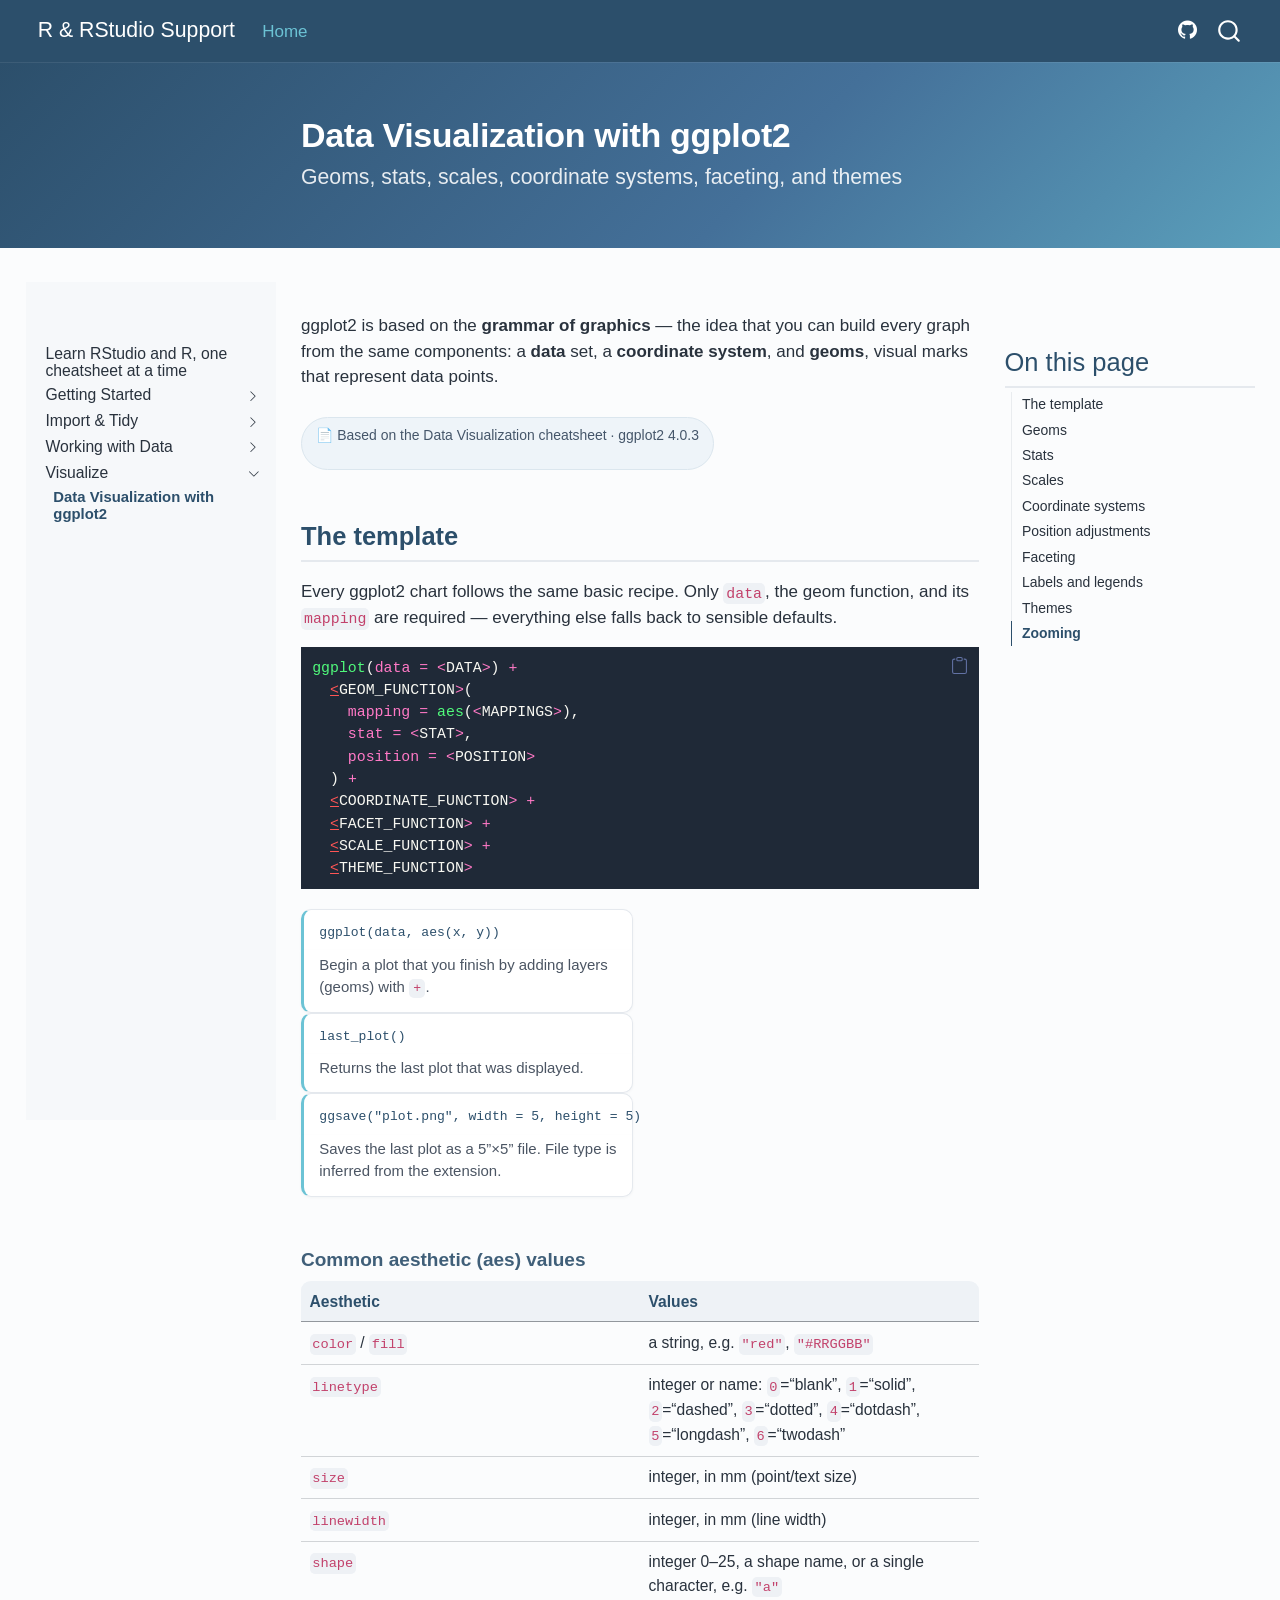
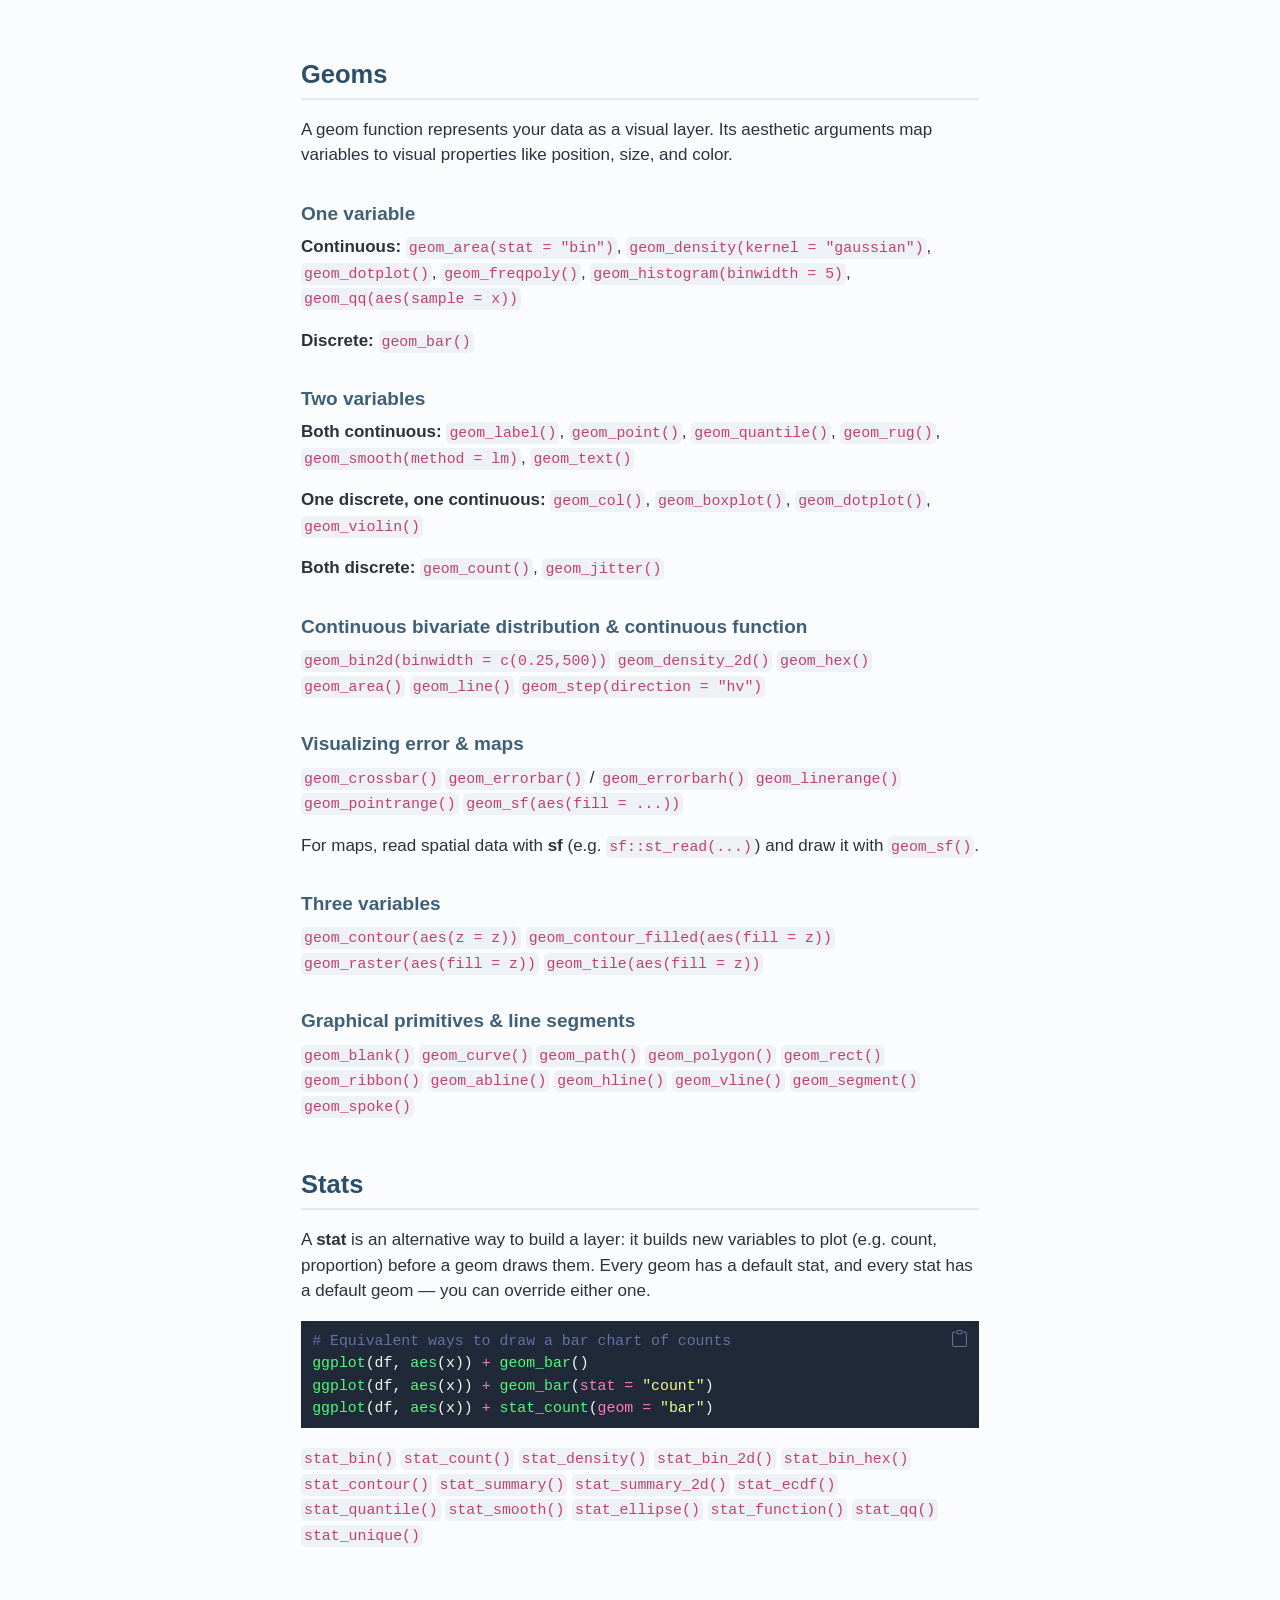
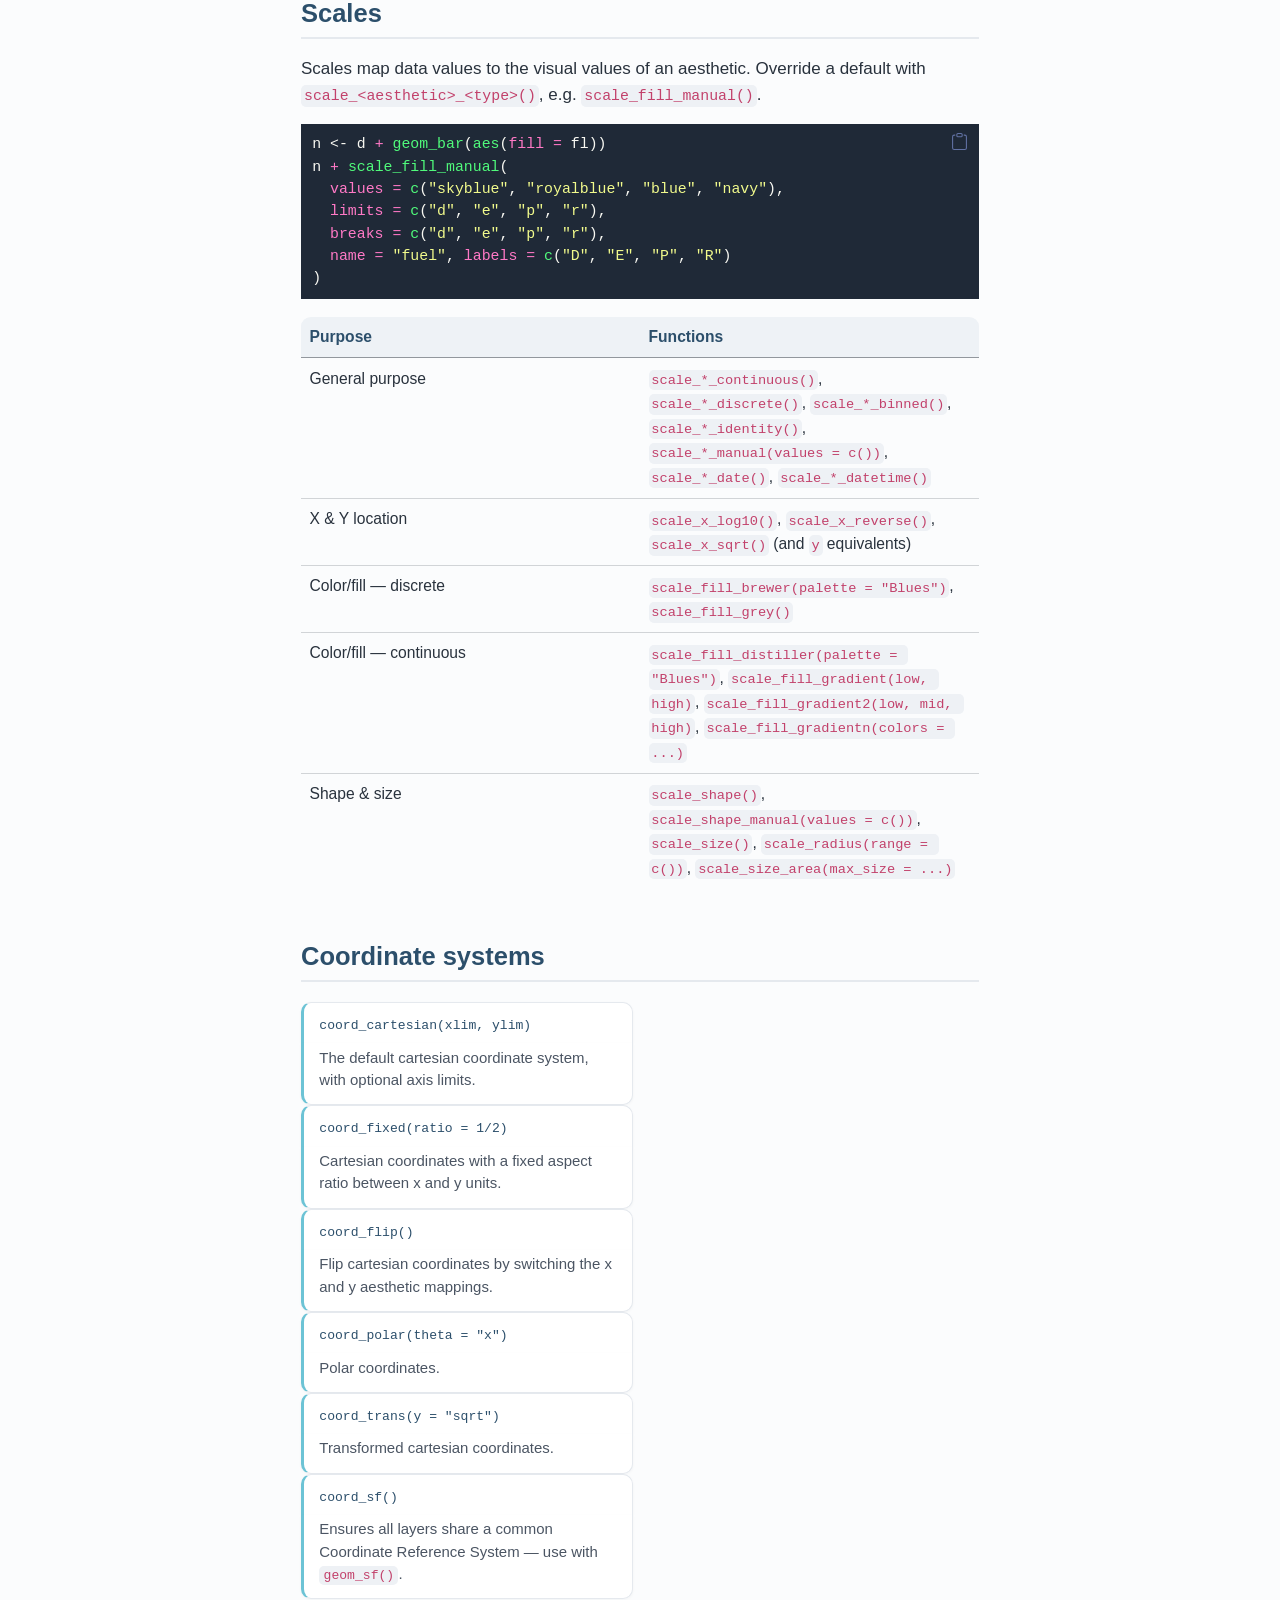
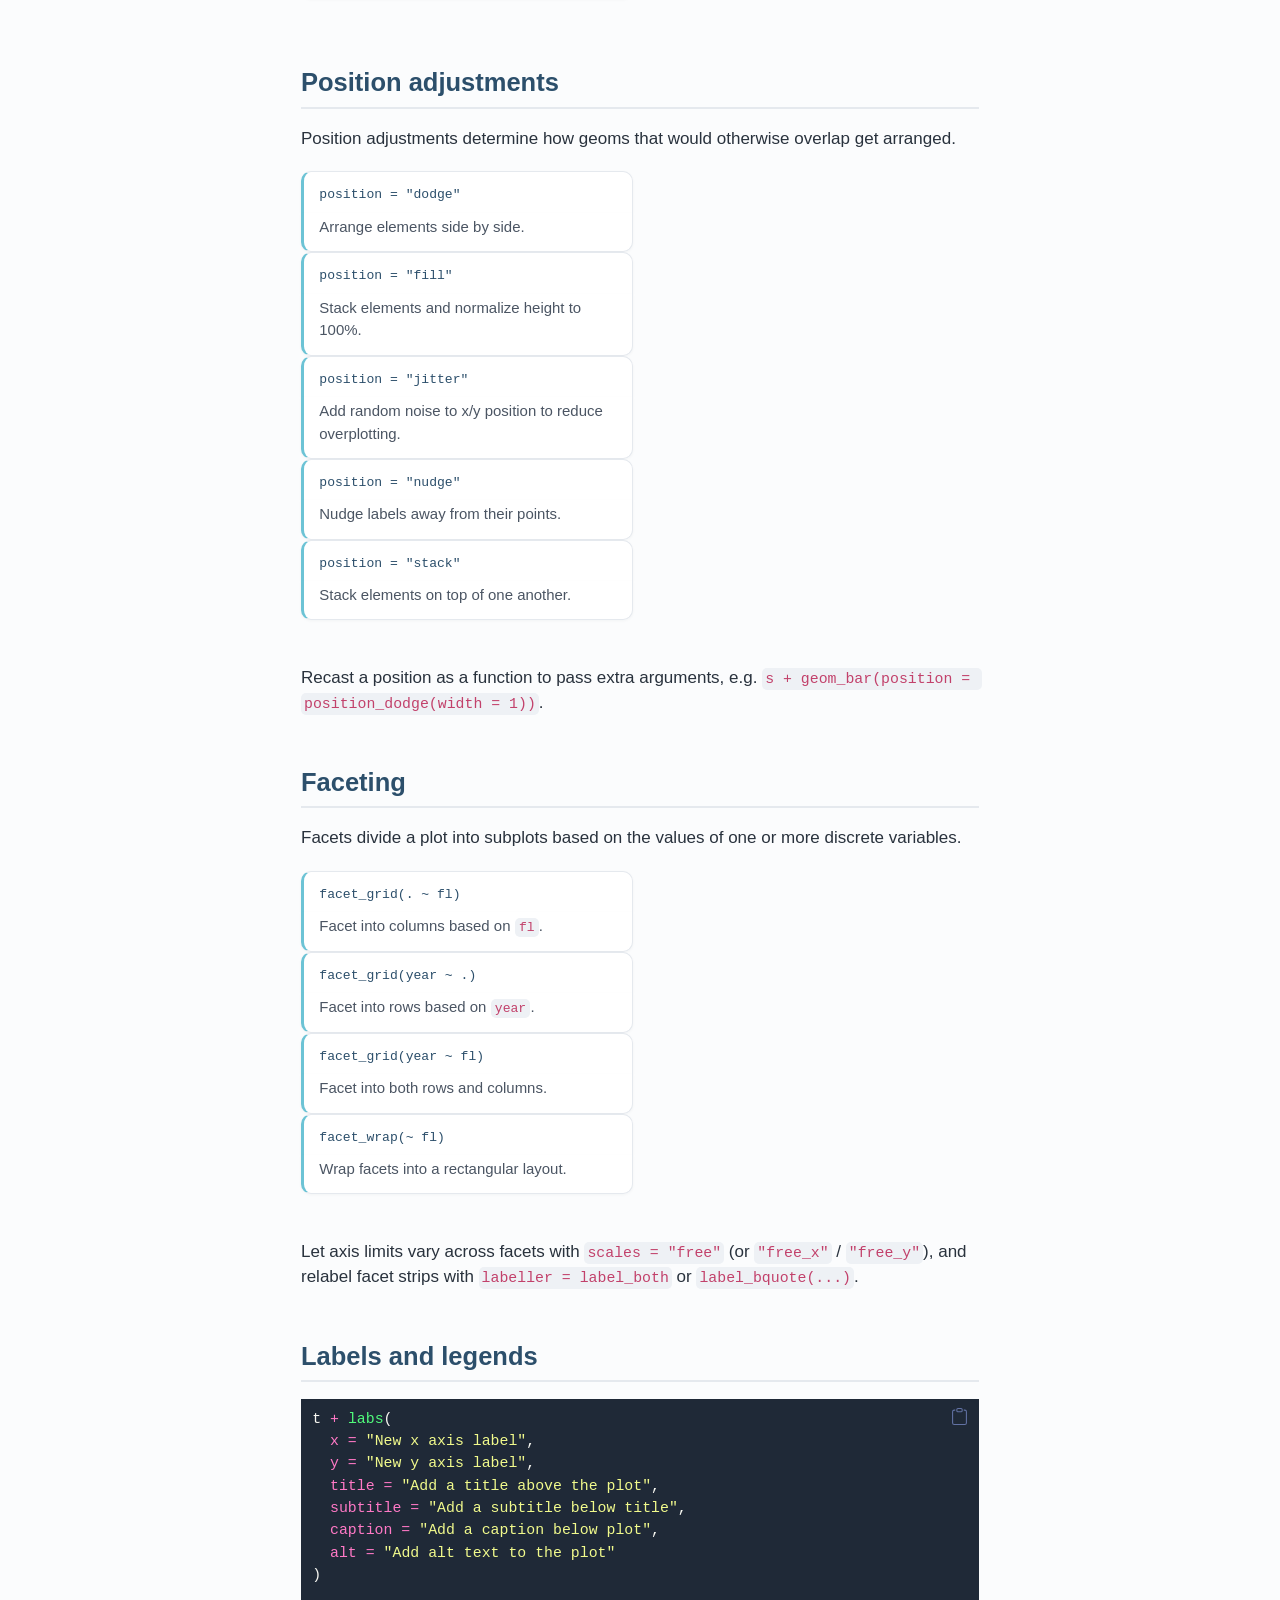
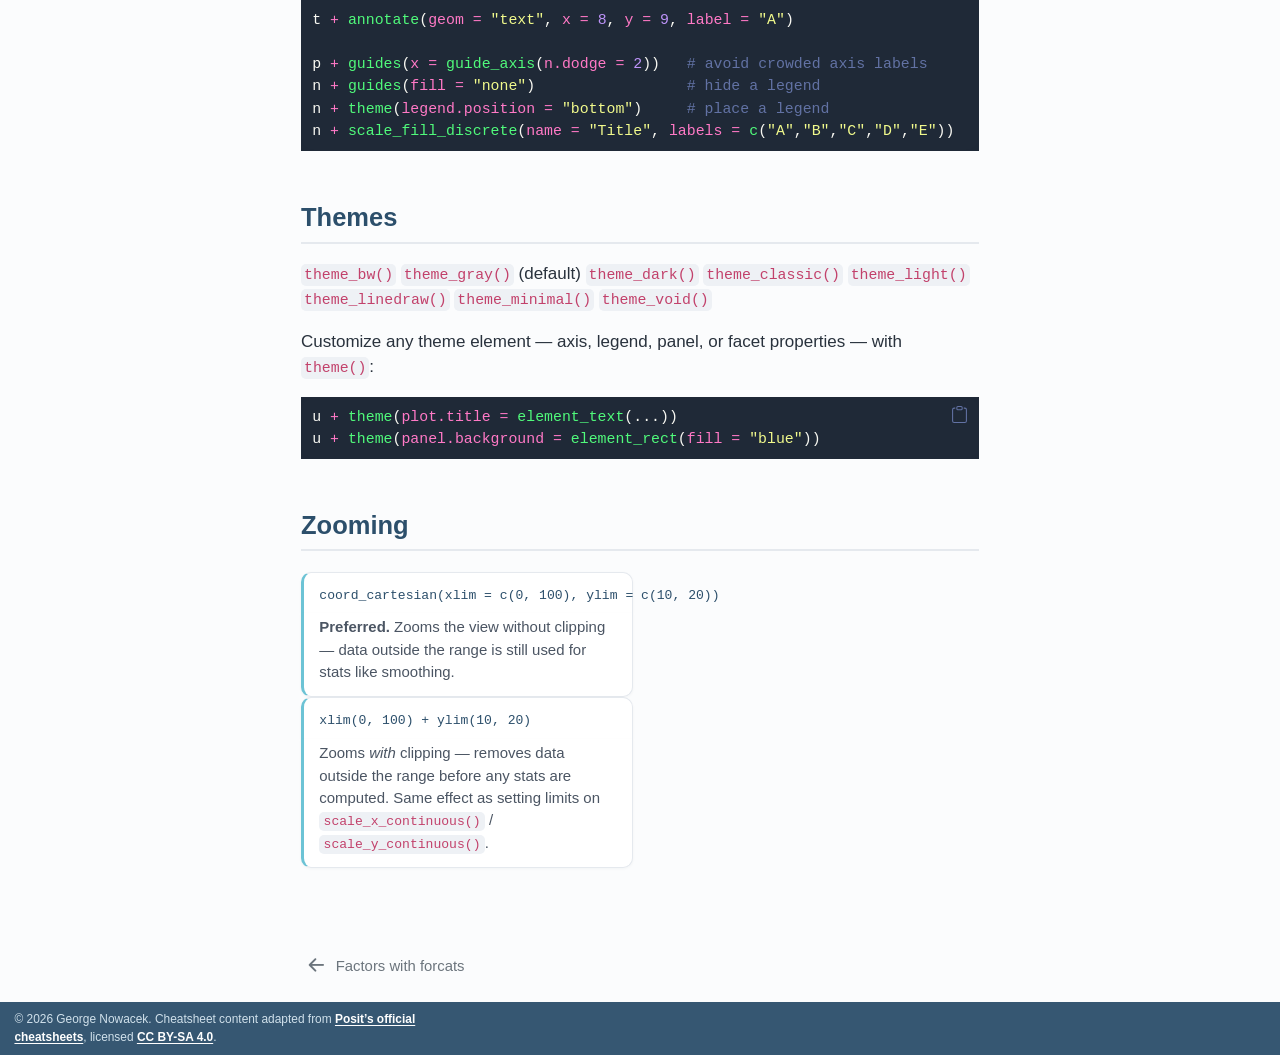
<file: docs/data-visualization.html>
<!DOCTYPE html>
<html xmlns="http://www.w3.org/1999/xhtml" lang="en" xml:lang="en"><head>

<meta charset="utf-8">
<meta name="generator" content="quarto-1.10.18">

<meta name="viewport" content="width=device-width, initial-scale=1.0, user-scalable=yes">


<title>Data Visualization with ggplot2 – R &amp; RStudio Support</title>
<style>
/* Default styles provided by pandoc.
** See https://pandoc.org/MANUAL.html#variables-for-html for config info.
*/
span.smallcaps{font-variant: small-caps;}
div.columns{display: flex; gap: 1.5em;}
div.column{flex: auto;}
@media screen {
div.columns{gap: min(4vw, 1.5em);}
div.column{overflow-x: auto;}
}
div.hanging-indent{margin-left: 1.5em; text-indent: -1.5em;}
ul.task-list{list-style: none;}
ul.task-list li input[type="checkbox"] {
  width: 0.8em;
  margin: 0 0.8em 0.2em -1em; /* quarto-specific, see https://github.com/quarto-dev/quarto-cli/issues/4556 */ 
  vertical-align: middle;
}
/* CSS for syntax highlighting */
html { -webkit-text-size-adjust: 100%; }
pre > code.sourceCode { white-space: pre; position: relative; }
pre > code.sourceCode > span { display: inline-block; line-height: 1.25; }
pre > code.sourceCode > span:empty { height: 1.2em; }
.sourceCode { overflow: visible; }
code.sourceCode > span { color: inherit; text-decoration: inherit; }
div.sourceCode { margin: 1em 0; }
pre.sourceCode { margin: 0; }
@media screen {
div.sourceCode { overflow: auto; }
}
@media print {
pre > code.sourceCode { white-space: pre-wrap; }
pre > code.sourceCode > span { text-indent: -5em; padding-left: 5em; }
}
pre.numberSource code
  { counter-reset: source-line 0; }
pre.numberSource code > span
  { position: relative; left: -4em; counter-increment: source-line; }
pre.numberSource code > span > a:first-child::before
  { content: counter(source-line);
    position: relative; left: -1em; text-align: right; vertical-align: baseline;
    border: none; display: inline-block;
    -webkit-touch-callout: none; -webkit-user-select: none;
    -khtml-user-select: none; -moz-user-select: none;
    -ms-user-select: none; user-select: none;
    padding: 0 4px; width: 4em;
  }
pre.numberSource { margin-left: 3em;  padding-left: 4px; }
div.sourceCode
  {   }
@media screen {
pre > code.sourceCode > span > a:first-child::before { text-decoration: underline; }
}
</style>


<script src="site_libs/quarto-nav/quarto-nav.js"></script>
<script src="site_libs/quarto-nav/headroom.min.js"></script>
<script src="site_libs/clipboard/clipboard.min.js"></script>
<script src="site_libs/quarto-search/autocomplete.umd.js"></script>
<script src="site_libs/quarto-search/fuse.min.js"></script>
<script src="site_libs/quarto-search/quarto-search.js"></script>
<meta name="quarto:offset" content="./">
<link href="./factors.html" rel="prev">
<link href="./favicon.svg" rel="icon" type="image/svg+xml">
<script src="site_libs/quarto-html/quarto.js" type="module"></script>
<script src="site_libs/quarto-html/tabsets/tabsets.js" type="module"></script>
<script src="site_libs/quarto-html/popper.min.js"></script>
<script src="site_libs/quarto-html/tippy.umd.min.js"></script>
<script src="site_libs/quarto-html/anchor.min.js"></script>
<link href="site_libs/quarto-html/tippy.css" rel="stylesheet">
<link href="site_libs/quarto-html/quarto-syntax-highlighting-53dc85963c67a221f6f2030af840abbe.css" rel="stylesheet" id="quarto-text-highlighting-styles">
<script src="site_libs/bootstrap/bootstrap.min.js"></script>
<link href="site_libs/bootstrap/bootstrap-icons.css" rel="stylesheet">
<link href="site_libs/bootstrap/bootstrap-504393f66f1ad4fdf8ab1cc0ffcbb41a.min.css" rel="stylesheet" append-hash="true" id="quarto-bootstrap" data-mode="light">
<script id="quarto-search-options" type="application/json">{
  "location": "navbar",
  "copy-button": false,
  "collapse-after": 3,
  "panel-placement": "end",
  "type": "overlay",
  "limit": 50,
  "keyboard-shortcut": [
    "f",
    "/",
    "s"
  ],
  "show-item-context": false,
  "language": {
    "search-no-results-text": "No results",
    "search-matching-documents-text": "matching documents",
    "search-copy-link-title": "Copy link to search",
    "search-hide-matches-text": "Hide additional matches",
    "search-more-match-text": "more match in this document",
    "search-more-matches-text": "more matches in this document",
    "search-clear-button-title": "Clear",
    "search-text-placeholder": "",
    "search-detached-cancel-button-title": "Cancel",
    "search-submit-button-title": "Submit",
    "search-label": "Search"
  }
}</script>
<style>html{ scroll-behavior: smooth; }</style>


<link rel="stylesheet" href="styles.css">
</head>

<body class="nav-sidebar floating nav-fixed quarto-light">

<div id="quarto-search-results"></div>
  <header id="quarto-header" class="headroom fixed-top quarto-banner">
    <nav class="navbar navbar-expand-lg " data-bs-theme="dark">
      <div class="navbar-container container-fluid">
      <div class="navbar-brand-container mx-auto">
    <a href="./index.html" class="navbar-brand navbar-brand-logo">
    <img src="./favicon.svg" alt="" class="navbar-logo light-content">
    <img src="./favicon.svg" alt="" class="navbar-logo dark-content">
    </a>
    <a class="navbar-brand" href="./index.html">
    <span class="navbar-title">R &amp; RStudio Support</span>
    </a>
  </div>
            <div id="quarto-search" class="" title="Search"></div>
          <button class="navbar-toggler" type="button" data-bs-toggle="collapse" data-bs-target="#navbarCollapse" aria-controls="navbarCollapse" role="menu" aria-expanded="false" aria-label="Toggle navigation" onclick="if (window.quartoToggleHeadroom) { window.quartoToggleHeadroom(); }">
  <span class="navbar-toggler-icon"></span>
</button>
          <div class="collapse navbar-collapse" id="navbarCollapse">
            <ul class="navbar-nav navbar-nav-scroll me-auto">
  <li class="nav-item">
    <a class="nav-link active" href="./index.html" aria-current="page"> 
<span class="menu-text">Home</span></a>
  </li>  
</ul>
            <ul class="navbar-nav navbar-nav-scroll ms-auto">
  <li class="nav-item compact">
    <a class="nav-link" href="https://github.com/ganowacek/r-support"> <i class="bi bi-github" role="img" aria-label="GitHub repository">
</i> 
<span class="menu-text"></span></a>
  </li>  
</ul>
          </div> <!-- /navcollapse -->
            <div class="quarto-navbar-tools">
</div>
      </div> <!-- /container-fluid -->
    </nav>
  <nav class="quarto-secondary-nav">
    <div class="container-fluid d-flex">
      <button type="button" class="quarto-btn-toggle btn" data-bs-toggle="collapse" role="button" data-bs-target=".quarto-sidebar-collapse-item" aria-controls="quarto-sidebar" aria-expanded="false" aria-label="Toggle sidebar navigation" onclick="if (window.quartoToggleHeadroom) { window.quartoToggleHeadroom(); }">
        <i class="bi bi-layout-text-sidebar-reverse"></i>
      </button>
        <a class="flex-grow-1 no-decor" role="navigation" data-bs-toggle="collapse" data-bs-target=".quarto-sidebar-collapse-item" aria-controls="quarto-sidebar" aria-expanded="false" aria-label="Toggle sidebar navigation" onclick="if (window.quartoToggleHeadroom) { window.quartoToggleHeadroom(); }">      
          <h1 class="quarto-secondary-nav-title">Data Visualization with ggplot2</h1>
        </a>     
      <button type="button" class="btn quarto-search-button" aria-label="Search" onclick="window.quartoOpenSearch();">
        <i class="bi bi-search"></i>
      </button>
    </div>
  </nav>
</header>
<!-- content -->
<header id="title-block-header" class="quarto-title-block default page-columns page-full">
  <div class="quarto-title-banner page-columns page-full">
    <div class="quarto-title column-body">
      <h1 class="title d-none d-lg-block">Data Visualization with ggplot2</h1>
            <p class="subtitle lead">Geoms, stats, scales, coordinate systems, faceting, and themes</p>
                      </div>
  </div>
    
  
  <div class="quarto-title-meta">

      
    
      
    </div>
    
  
  </header><div id="quarto-content" class="quarto-container page-columns page-rows-contents page-layout-article page-navbar">
<!-- sidebar -->
  <nav id="quarto-sidebar" class="sidebar collapse collapse-horizontal quarto-sidebar-collapse-item sidebar-navigation floating overflow-auto">
        <div class="mt-2 flex-shrink-0 align-items-center">
        <div class="sidebar-search">
        <div id="quarto-search" class="" title="Search"></div>
        </div>
        </div>
    <div class="sidebar-menu-container"> 
    <ul class="list-unstyled mt-1">
        <li class="sidebar-item">
  <div class="sidebar-item-container"> 
  <a href="./index.html" class="sidebar-item-text sidebar-link">
 <span class="menu-text">Learn RStudio and R, one cheatsheet at a time</span></a>
  </div>
</li>
        <li class="sidebar-item sidebar-item-section">
      <div class="sidebar-item-container"> 
            <a class="sidebar-item-text sidebar-link text-start collapsed" data-bs-toggle="collapse" data-bs-target="#quarto-sidebar-section-1" role="navigation" aria-expanded="false">
 <span class="menu-text">Getting Started</span></a>
          <a class="sidebar-item-toggle text-start collapsed" data-bs-toggle="collapse" data-bs-target="#quarto-sidebar-section-1" role="navigation" aria-expanded="false" aria-label="Toggle section">
            <i class="bi bi-chevron-right ms-2"></i>
          </a> 
      </div>
      <ul id="quarto-sidebar-section-1" class="collapse list-unstyled sidebar-section depth1 ">  
          <li class="sidebar-item">
  <div class="sidebar-item-container"> 
  <a href="./rstudio-ide.html" class="sidebar-item-text sidebar-link">
 <span class="menu-text">RStudio IDE</span></a>
  </div>
</li>
      </ul>
  </li>
        <li class="sidebar-item sidebar-item-section">
      <div class="sidebar-item-container"> 
            <a class="sidebar-item-text sidebar-link text-start collapsed" data-bs-toggle="collapse" data-bs-target="#quarto-sidebar-section-2" role="navigation" aria-expanded="false">
 <span class="menu-text">Import &amp; Tidy</span></a>
          <a class="sidebar-item-toggle text-start collapsed" data-bs-toggle="collapse" data-bs-target="#quarto-sidebar-section-2" role="navigation" aria-expanded="false" aria-label="Toggle section">
            <i class="bi bi-chevron-right ms-2"></i>
          </a> 
      </div>
      <ul id="quarto-sidebar-section-2" class="collapse list-unstyled sidebar-section depth1 ">  
          <li class="sidebar-item">
  <div class="sidebar-item-container"> 
  <a href="./data-import.html" class="sidebar-item-text sidebar-link">
 <span class="menu-text">Importing Data</span></a>
  </div>
</li>
          <li class="sidebar-item">
  <div class="sidebar-item-container"> 
  <a href="./data-transformation.html" class="sidebar-item-text sidebar-link">
 <span class="menu-text">Transforming Data with dplyr</span></a>
  </div>
</li>
      </ul>
  </li>
        <li class="sidebar-item sidebar-item-section">
      <div class="sidebar-item-container"> 
            <a class="sidebar-item-text sidebar-link text-start collapsed" data-bs-toggle="collapse" data-bs-target="#quarto-sidebar-section-3" role="navigation" aria-expanded="false">
 <span class="menu-text">Working with Data</span></a>
          <a class="sidebar-item-toggle text-start collapsed" data-bs-toggle="collapse" data-bs-target="#quarto-sidebar-section-3" role="navigation" aria-expanded="false" aria-label="Toggle section">
            <i class="bi bi-chevron-right ms-2"></i>
          </a> 
      </div>
      <ul id="quarto-sidebar-section-3" class="collapse list-unstyled sidebar-section depth1 ">  
          <li class="sidebar-item">
  <div class="sidebar-item-container"> 
  <a href="./strings.html" class="sidebar-item-text sidebar-link">
 <span class="menu-text">String Manipulation with stringr</span></a>
  </div>
</li>
          <li class="sidebar-item">
  <div class="sidebar-item-container"> 
  <a href="./factors.html" class="sidebar-item-text sidebar-link">
 <span class="menu-text">Factors with forcats</span></a>
  </div>
</li>
      </ul>
  </li>
        <li class="sidebar-item sidebar-item-section">
      <div class="sidebar-item-container"> 
            <a class="sidebar-item-text sidebar-link text-start" data-bs-toggle="collapse" data-bs-target="#quarto-sidebar-section-4" role="navigation" aria-expanded="true">
 <span class="menu-text">Visualize</span></a>
          <a class="sidebar-item-toggle text-start" data-bs-toggle="collapse" data-bs-target="#quarto-sidebar-section-4" role="navigation" aria-expanded="true" aria-label="Toggle section">
            <i class="bi bi-chevron-right ms-2"></i>
          </a> 
      </div>
      <ul id="quarto-sidebar-section-4" class="collapse list-unstyled sidebar-section depth1 show">  
          <li class="sidebar-item">
  <div class="sidebar-item-container"> 
  <a href="./data-visualization.html" class="sidebar-item-text sidebar-link active">
 <span class="menu-text">Data Visualization with ggplot2</span></a>
  </div>
</li>
      </ul>
  </li>
    </ul>
    </div>
</nav>
<div id="quarto-sidebar-glass" class="quarto-sidebar-collapse-item" data-bs-toggle="collapse" data-bs-target=".quarto-sidebar-collapse-item"></div>
<!-- margin-sidebar -->
    <div id="quarto-margin-sidebar" class="sidebar margin-sidebar">
        <nav id="TOC" role="doc-toc" class="toc-active">
    <h2 id="toc-title">On this page</h2>
   
  <ul>
  <li><a href="#the-template" id="toc-the-template" class="nav-link active" data-scroll-target="#the-template">The template</a>
  <ul class="collapse">
  <li><a href="#common-aesthetic-aes-values" id="toc-common-aesthetic-aes-values" class="nav-link" data-scroll-target="#common-aesthetic-aes-values">Common aesthetic (aes) values</a></li>
  </ul></li>
  <li><a href="#geoms" id="toc-geoms" class="nav-link" data-scroll-target="#geoms">Geoms</a>
  <ul class="collapse">
  <li><a href="#one-variable" id="toc-one-variable" class="nav-link" data-scroll-target="#one-variable">One variable</a></li>
  <li><a href="#two-variables" id="toc-two-variables" class="nav-link" data-scroll-target="#two-variables">Two variables</a></li>
  <li><a href="#continuous-bivariate-distribution-continuous-function" id="toc-continuous-bivariate-distribution-continuous-function" class="nav-link" data-scroll-target="#continuous-bivariate-distribution-continuous-function">Continuous bivariate distribution &amp; continuous function</a></li>
  <li><a href="#visualizing-error-maps" id="toc-visualizing-error-maps" class="nav-link" data-scroll-target="#visualizing-error-maps">Visualizing error &amp; maps</a></li>
  <li><a href="#three-variables" id="toc-three-variables" class="nav-link" data-scroll-target="#three-variables">Three variables</a></li>
  <li><a href="#graphical-primitives-line-segments" id="toc-graphical-primitives-line-segments" class="nav-link" data-scroll-target="#graphical-primitives-line-segments">Graphical primitives &amp; line segments</a></li>
  </ul></li>
  <li><a href="#stats" id="toc-stats" class="nav-link" data-scroll-target="#stats">Stats</a></li>
  <li><a href="#scales" id="toc-scales" class="nav-link" data-scroll-target="#scales">Scales</a></li>
  <li><a href="#coordinate-systems" id="toc-coordinate-systems" class="nav-link" data-scroll-target="#coordinate-systems">Coordinate systems</a></li>
  <li><a href="#position-adjustments" id="toc-position-adjustments" class="nav-link" data-scroll-target="#position-adjustments">Position adjustments</a></li>
  <li><a href="#faceting" id="toc-faceting" class="nav-link" data-scroll-target="#faceting">Faceting</a></li>
  <li><a href="#labels-and-legends" id="toc-labels-and-legends" class="nav-link" data-scroll-target="#labels-and-legends">Labels and legends</a></li>
  <li><a href="#themes" id="toc-themes" class="nav-link" data-scroll-target="#themes">Themes</a></li>
  <li><a href="#zooming" id="toc-zooming" class="nav-link" data-scroll-target="#zooming">Zooming</a></li>
  </ul>
</nav>
    </div>
<!-- main -->
<main class="content quarto-banner-title-block" id="quarto-document-content">





<p>ggplot2 is based on the <strong>grammar of graphics</strong> — the idea that you can build every graph from the same components: a <strong>data</strong> set, a <strong>coordinate system</strong>, and <strong>geoms</strong>, visual marks that represent data points.</p>
<div class="source-note">
<p>📄 Based on the Data Visualization cheatsheet · ggplot2 4.0.3</p>
</div>
<section id="the-template" class="level2">
<h2 class="anchored" data-anchor-id="the-template">The template</h2>
<p>Every ggplot2 chart follows the same basic recipe. Only <code>data</code>, the geom function, and its <code>mapping</code> are required — everything else falls back to sensible defaults.</p>
<div class="code-copy-outer-scaffold"><div class="sourceCode" id="cb1"><pre class="sourceCode r code-with-copy"><code class="sourceCode r"><span id="cb1-1"><a href="#cb1-1" aria-hidden="true" tabindex="-1"></a><span class="fu">ggplot</span>(<span class="at">data =</span> <span class="sc">&lt;</span>DATA<span class="sc">&gt;</span>) <span class="sc">+</span></span>
<span id="cb1-2"><a href="#cb1-2" aria-hidden="true" tabindex="-1"></a>  <span class="er">&lt;</span>GEOM_FUNCTION<span class="sc">&gt;</span>(</span>
<span id="cb1-3"><a href="#cb1-3" aria-hidden="true" tabindex="-1"></a>    <span class="at">mapping =</span> <span class="fu">aes</span>(<span class="sc">&lt;</span>MAPPINGS<span class="sc">&gt;</span>),</span>
<span id="cb1-4"><a href="#cb1-4" aria-hidden="true" tabindex="-1"></a>    <span class="at">stat =</span> <span class="sc">&lt;</span>STAT<span class="sc">&gt;</span>,</span>
<span id="cb1-5"><a href="#cb1-5" aria-hidden="true" tabindex="-1"></a>    <span class="at">position =</span> <span class="sc">&lt;</span>POSITION<span class="sc">&gt;</span></span>
<span id="cb1-6"><a href="#cb1-6" aria-hidden="true" tabindex="-1"></a>  ) <span class="sc">+</span></span>
<span id="cb1-7"><a href="#cb1-7" aria-hidden="true" tabindex="-1"></a>  <span class="er">&lt;</span>COORDINATE_FUNCTION<span class="sc">&gt;</span> <span class="sc">+</span></span>
<span id="cb1-8"><a href="#cb1-8" aria-hidden="true" tabindex="-1"></a>  <span class="er">&lt;</span>FACET_FUNCTION<span class="sc">&gt;</span> <span class="sc">+</span></span>
<span id="cb1-9"><a href="#cb1-9" aria-hidden="true" tabindex="-1"></a>  <span class="er">&lt;</span>SCALE_FUNCTION<span class="sc">&gt;</span> <span class="sc">+</span></span>
<span id="cb1-10"><a href="#cb1-10" aria-hidden="true" tabindex="-1"></a>  <span class="er">&lt;</span>THEME_FUNCTION<span class="sc">&gt;</span></span></code></pre></div><button title="Copy to Clipboard" class="code-copy-button"><i class="bi"></i></button></div>
<div class="fn-ref">
<dl>
<dt><code>ggplot(data, aes(x, y))</code></dt>
<dd>
Begin a plot that you finish by adding layers (geoms) with <code>+</code>.
</dd>
<dt><code>last_plot()</code></dt>
<dd>
Returns the last plot that was displayed.
</dd>
<dt><code>ggsave("plot.png", width = 5, height = 5)</code></dt>
<dd>
Saves the last plot as a 5”×5” file. File type is inferred from the extension.
</dd>
</dl>
</div>
<section id="common-aesthetic-aes-values" class="level3">
<h3 class="anchored" data-anchor-id="common-aesthetic-aes-values">Common aesthetic (aes) values</h3>
<table class="caption-top table">
<colgroup>
<col style="width: 50%">
<col style="width: 50%">
</colgroup>
<thead>
<tr class="header">
<th>Aesthetic</th>
<th>Values</th>
</tr>
</thead>
<tbody>
<tr class="odd">
<td><code>color</code> / <code>fill</code></td>
<td>a string, e.g.&nbsp;<code>"red"</code>, <code>"#RRGGBB"</code></td>
</tr>
<tr class="even">
<td><code>linetype</code></td>
<td>integer or name: <code>0</code>=“blank”, <code>1</code>=“solid”, <code>2</code>=“dashed”, <code>3</code>=“dotted”, <code>4</code>=“dotdash”, <code>5</code>=“longdash”, <code>6</code>=“twodash”</td>
</tr>
<tr class="odd">
<td><code>size</code></td>
<td>integer, in mm (point/text size)</td>
</tr>
<tr class="even">
<td><code>linewidth</code></td>
<td>integer, in mm (line width)</td>
</tr>
<tr class="odd">
<td><code>shape</code></td>
<td>integer 0–25, a shape name, or a single character, e.g.&nbsp;<code>"a"</code></td>
</tr>
</tbody>
</table>
</section>
</section>
<section id="geoms" class="level2">
<h2 class="anchored" data-anchor-id="geoms">Geoms</h2>
<p>A geom function represents your data as a visual layer. Its aesthetic arguments map variables to visual properties like position, size, and color.</p>
<section id="one-variable" class="level3">
<h3 class="anchored" data-anchor-id="one-variable">One variable</h3>
<p><strong>Continuous:</strong> <code>geom_area(stat = "bin")</code>, <code>geom_density(kernel = "gaussian")</code>, <code>geom_dotplot()</code>, <code>geom_freqpoly()</code>, <code>geom_histogram(binwidth = 5)</code>, <code>geom_qq(aes(sample = x))</code></p>
<p><strong>Discrete:</strong> <code>geom_bar()</code></p>
</section>
<section id="two-variables" class="level3">
<h3 class="anchored" data-anchor-id="two-variables">Two variables</h3>
<p><strong>Both continuous:</strong> <code>geom_label()</code>, <code>geom_point()</code>, <code>geom_quantile()</code>, <code>geom_rug()</code>, <code>geom_smooth(method = lm)</code>, <code>geom_text()</code></p>
<p><strong>One discrete, one continuous:</strong> <code>geom_col()</code>, <code>geom_boxplot()</code>, <code>geom_dotplot()</code>, <code>geom_violin()</code></p>
<p><strong>Both discrete:</strong> <code>geom_count()</code>, <code>geom_jitter()</code></p>
</section>
<section id="continuous-bivariate-distribution-continuous-function" class="level3">
<h3 class="anchored" data-anchor-id="continuous-bivariate-distribution-continuous-function">Continuous bivariate distribution &amp; continuous function</h3>
<p><code>geom_bin2d(binwidth = c(0.25,500))</code> <code>geom_density_2d()</code> <code>geom_hex()</code> <code>geom_area()</code> <code>geom_line()</code> <code>geom_step(direction = "hv")</code></p>
</section>
<section id="visualizing-error-maps" class="level3">
<h3 class="anchored" data-anchor-id="visualizing-error-maps">Visualizing error &amp; maps</h3>
<p><code>geom_crossbar()</code> <code>geom_errorbar()</code> / <code>geom_errorbarh()</code> <code>geom_linerange()</code> <code>geom_pointrange()</code> <code>geom_sf(aes(fill = ...))</code></p>
<p>For maps, read spatial data with <strong>sf</strong> (e.g.&nbsp;<code>sf::st_read(...)</code>) and draw it with <code>geom_sf()</code>.</p>
</section>
<section id="three-variables" class="level3">
<h3 class="anchored" data-anchor-id="three-variables">Three variables</h3>
<p><code>geom_contour(aes(z = z))</code> <code>geom_contour_filled(aes(fill = z))</code> <code>geom_raster(aes(fill = z))</code> <code>geom_tile(aes(fill = z))</code></p>
</section>
<section id="graphical-primitives-line-segments" class="level3">
<h3 class="anchored" data-anchor-id="graphical-primitives-line-segments">Graphical primitives &amp; line segments</h3>
<p><code>geom_blank()</code> <code>geom_curve()</code> <code>geom_path()</code> <code>geom_polygon()</code> <code>geom_rect()</code> <code>geom_ribbon()</code> <code>geom_abline()</code> <code>geom_hline()</code> <code>geom_vline()</code> <code>geom_segment()</code> <code>geom_spoke()</code></p>
</section>
</section>
<section id="stats" class="level2">
<h2 class="anchored" data-anchor-id="stats">Stats</h2>
<p>A <strong>stat</strong> is an alternative way to build a layer: it builds new variables to plot (e.g.&nbsp;count, proportion) before a geom draws them. Every geom has a default stat, and every stat has a default geom — you can override either one.</p>
<div class="code-copy-outer-scaffold"><div class="sourceCode" id="cb2"><pre class="sourceCode r code-with-copy"><code class="sourceCode r"><span id="cb2-1"><a href="#cb2-1" aria-hidden="true" tabindex="-1"></a><span class="co"># Equivalent ways to draw a bar chart of counts</span></span>
<span id="cb2-2"><a href="#cb2-2" aria-hidden="true" tabindex="-1"></a><span class="fu">ggplot</span>(df, <span class="fu">aes</span>(x)) <span class="sc">+</span> <span class="fu">geom_bar</span>()</span>
<span id="cb2-3"><a href="#cb2-3" aria-hidden="true" tabindex="-1"></a><span class="fu">ggplot</span>(df, <span class="fu">aes</span>(x)) <span class="sc">+</span> <span class="fu">geom_bar</span>(<span class="at">stat =</span> <span class="st">"count"</span>)</span>
<span id="cb2-4"><a href="#cb2-4" aria-hidden="true" tabindex="-1"></a><span class="fu">ggplot</span>(df, <span class="fu">aes</span>(x)) <span class="sc">+</span> <span class="fu">stat_count</span>(<span class="at">geom =</span> <span class="st">"bar"</span>)</span></code></pre></div><button title="Copy to Clipboard" class="code-copy-button"><i class="bi"></i></button></div>
<p><code>stat_bin()</code> <code>stat_count()</code> <code>stat_density()</code> <code>stat_bin_2d()</code> <code>stat_bin_hex()</code> <code>stat_contour()</code> <code>stat_summary()</code> <code>stat_summary_2d()</code> <code>stat_ecdf()</code> <code>stat_quantile()</code> <code>stat_smooth()</code> <code>stat_ellipse()</code> <code>stat_function()</code> <code>stat_qq()</code> <code>stat_unique()</code></p>
</section>
<section id="scales" class="level2">
<h2 class="anchored" data-anchor-id="scales">Scales</h2>
<p>Scales map data values to the visual values of an aesthetic. Override a default with <code>scale_&lt;aesthetic&gt;_&lt;type&gt;()</code>, e.g.&nbsp;<code>scale_fill_manual()</code>.</p>
<div class="code-copy-outer-scaffold"><div class="sourceCode" id="cb3"><pre class="sourceCode r code-with-copy"><code class="sourceCode r"><span id="cb3-1"><a href="#cb3-1" aria-hidden="true" tabindex="-1"></a>n <span class="ot">&lt;-</span> d <span class="sc">+</span> <span class="fu">geom_bar</span>(<span class="fu">aes</span>(<span class="at">fill =</span> fl))</span>
<span id="cb3-2"><a href="#cb3-2" aria-hidden="true" tabindex="-1"></a>n <span class="sc">+</span> <span class="fu">scale_fill_manual</span>(</span>
<span id="cb3-3"><a href="#cb3-3" aria-hidden="true" tabindex="-1"></a>  <span class="at">values =</span> <span class="fu">c</span>(<span class="st">"skyblue"</span>, <span class="st">"royalblue"</span>, <span class="st">"blue"</span>, <span class="st">"navy"</span>),</span>
<span id="cb3-4"><a href="#cb3-4" aria-hidden="true" tabindex="-1"></a>  <span class="at">limits =</span> <span class="fu">c</span>(<span class="st">"d"</span>, <span class="st">"e"</span>, <span class="st">"p"</span>, <span class="st">"r"</span>),</span>
<span id="cb3-5"><a href="#cb3-5" aria-hidden="true" tabindex="-1"></a>  <span class="at">breaks =</span> <span class="fu">c</span>(<span class="st">"d"</span>, <span class="st">"e"</span>, <span class="st">"p"</span>, <span class="st">"r"</span>),</span>
<span id="cb3-6"><a href="#cb3-6" aria-hidden="true" tabindex="-1"></a>  <span class="at">name =</span> <span class="st">"fuel"</span>, <span class="at">labels =</span> <span class="fu">c</span>(<span class="st">"D"</span>, <span class="st">"E"</span>, <span class="st">"P"</span>, <span class="st">"R"</span>)</span>
<span id="cb3-7"><a href="#cb3-7" aria-hidden="true" tabindex="-1"></a>)</span></code></pre></div><button title="Copy to Clipboard" class="code-copy-button"><i class="bi"></i></button></div>
<table class="caption-top table">
<colgroup>
<col style="width: 50%">
<col style="width: 50%">
</colgroup>
<thead>
<tr class="header">
<th>Purpose</th>
<th>Functions</th>
</tr>
</thead>
<tbody>
<tr class="odd">
<td>General purpose</td>
<td><code>scale_*_continuous()</code>, <code>scale_*_discrete()</code>, <code>scale_*_binned()</code>, <code>scale_*_identity()</code>, <code>scale_*_manual(values = c())</code>, <code>scale_*_date()</code>, <code>scale_*_datetime()</code></td>
</tr>
<tr class="even">
<td>X &amp; Y location</td>
<td><code>scale_x_log10()</code>, <code>scale_x_reverse()</code>, <code>scale_x_sqrt()</code> (and <code>y</code> equivalents)</td>
</tr>
<tr class="odd">
<td>Color/fill — discrete</td>
<td><code>scale_fill_brewer(palette = "Blues")</code>, <code>scale_fill_grey()</code></td>
</tr>
<tr class="even">
<td>Color/fill — continuous</td>
<td><code>scale_fill_distiller(palette = "Blues")</code>, <code>scale_fill_gradient(low, high)</code>, <code>scale_fill_gradient2(low, mid, high)</code>, <code>scale_fill_gradientn(colors = ...)</code></td>
</tr>
<tr class="odd">
<td>Shape &amp; size</td>
<td><code>scale_shape()</code>, <code>scale_shape_manual(values = c())</code>, <code>scale_size()</code>, <code>scale_radius(range = c())</code>, <code>scale_size_area(max_size = ...)</code></td>
</tr>
</tbody>
</table>
</section>
<section id="coordinate-systems" class="level2">
<h2 class="anchored" data-anchor-id="coordinate-systems">Coordinate systems</h2>
<div class="fn-ref">
<dl>
<dt><code>coord_cartesian(xlim, ylim)</code></dt>
<dd>
The default cartesian coordinate system, with optional axis limits.
</dd>
<dt><code>coord_fixed(ratio = 1/2)</code></dt>
<dd>
Cartesian coordinates with a fixed aspect ratio between x and y units.
</dd>
<dt><code>coord_flip()</code></dt>
<dd>
Flip cartesian coordinates by switching the x and y aesthetic mappings.
</dd>
<dt><code>coord_polar(theta = "x")</code></dt>
<dd>
Polar coordinates.
</dd>
<dt><code>coord_trans(y = "sqrt")</code></dt>
<dd>
Transformed cartesian coordinates.
</dd>
<dt><code>coord_sf()</code></dt>
<dd>
Ensures all layers share a common Coordinate Reference System — use with <code>geom_sf()</code>.
</dd>
</dl>
</div>
</section>
<section id="position-adjustments" class="level2">
<h2 class="anchored" data-anchor-id="position-adjustments">Position adjustments</h2>
<p>Position adjustments determine how geoms that would otherwise overlap get arranged.</p>
<div class="fn-ref">
<dl>
<dt><code>position = "dodge"</code></dt>
<dd>
Arrange elements side by side.
</dd>
<dt><code>position = "fill"</code></dt>
<dd>
Stack elements and normalize height to 100%.
</dd>
<dt><code>position = "jitter"</code></dt>
<dd>
Add random noise to x/y position to reduce overplotting.
</dd>
<dt><code>position = "nudge"</code></dt>
<dd>
Nudge labels away from their points.
</dd>
<dt><code>position = "stack"</code></dt>
<dd>
Stack elements on top of one another.
</dd>
</dl>
</div>
<p>Recast a position as a function to pass extra arguments, e.g. <code>s + geom_bar(position = position_dodge(width = 1))</code>.</p>
</section>
<section id="faceting" class="level2">
<h2 class="anchored" data-anchor-id="faceting">Faceting</h2>
<p>Facets divide a plot into subplots based on the values of one or more discrete variables.</p>
<div class="fn-ref">
<dl>
<dt><code>facet_grid(. ~ fl)</code></dt>
<dd>
Facet into columns based on <code>fl</code>.
</dd>
<dt><code>facet_grid(year ~ .)</code></dt>
<dd>
Facet into rows based on <code>year</code>.
</dd>
<dt><code>facet_grid(year ~ fl)</code></dt>
<dd>
Facet into both rows and columns.
</dd>
<dt><code>facet_wrap(~ fl)</code></dt>
<dd>
Wrap facets into a rectangular layout.
</dd>
</dl>
</div>
<p>Let axis limits vary across facets with <code>scales = "free"</code> (or <code>"free_x"</code> / <code>"free_y"</code>), and relabel facet strips with <code>labeller = label_both</code> or <code>label_bquote(...)</code>.</p>
</section>
<section id="labels-and-legends" class="level2">
<h2 class="anchored" data-anchor-id="labels-and-legends">Labels and legends</h2>
<div class="code-copy-outer-scaffold"><div class="sourceCode" id="cb4"><pre class="sourceCode r code-with-copy"><code class="sourceCode r"><span id="cb4-1"><a href="#cb4-1" aria-hidden="true" tabindex="-1"></a>t <span class="sc">+</span> <span class="fu">labs</span>(</span>
<span id="cb4-2"><a href="#cb4-2" aria-hidden="true" tabindex="-1"></a>  <span class="at">x =</span> <span class="st">"New x axis label"</span>,</span>
<span id="cb4-3"><a href="#cb4-3" aria-hidden="true" tabindex="-1"></a>  <span class="at">y =</span> <span class="st">"New y axis label"</span>,</span>
<span id="cb4-4"><a href="#cb4-4" aria-hidden="true" tabindex="-1"></a>  <span class="at">title =</span> <span class="st">"Add a title above the plot"</span>,</span>
<span id="cb4-5"><a href="#cb4-5" aria-hidden="true" tabindex="-1"></a>  <span class="at">subtitle =</span> <span class="st">"Add a subtitle below title"</span>,</span>
<span id="cb4-6"><a href="#cb4-6" aria-hidden="true" tabindex="-1"></a>  <span class="at">caption =</span> <span class="st">"Add a caption below plot"</span>,</span>
<span id="cb4-7"><a href="#cb4-7" aria-hidden="true" tabindex="-1"></a>  <span class="at">alt =</span> <span class="st">"Add alt text to the plot"</span></span>
<span id="cb4-8"><a href="#cb4-8" aria-hidden="true" tabindex="-1"></a>)</span>
<span id="cb4-9"><a href="#cb4-9" aria-hidden="true" tabindex="-1"></a></span>
<span id="cb4-10"><a href="#cb4-10" aria-hidden="true" tabindex="-1"></a>t <span class="sc">+</span> <span class="fu">annotate</span>(<span class="at">geom =</span> <span class="st">"text"</span>, <span class="at">x =</span> <span class="dv">8</span>, <span class="at">y =</span> <span class="dv">9</span>, <span class="at">label =</span> <span class="st">"A"</span>)</span>
<span id="cb4-11"><a href="#cb4-11" aria-hidden="true" tabindex="-1"></a></span>
<span id="cb4-12"><a href="#cb4-12" aria-hidden="true" tabindex="-1"></a>p <span class="sc">+</span> <span class="fu">guides</span>(<span class="at">x =</span> <span class="fu">guide_axis</span>(<span class="at">n.dodge =</span> <span class="dv">2</span>))   <span class="co"># avoid crowded axis labels</span></span>
<span id="cb4-13"><a href="#cb4-13" aria-hidden="true" tabindex="-1"></a>n <span class="sc">+</span> <span class="fu">guides</span>(<span class="at">fill =</span> <span class="st">"none"</span>)                 <span class="co"># hide a legend</span></span>
<span id="cb4-14"><a href="#cb4-14" aria-hidden="true" tabindex="-1"></a>n <span class="sc">+</span> <span class="fu">theme</span>(<span class="at">legend.position =</span> <span class="st">"bottom"</span>)     <span class="co"># place a legend</span></span>
<span id="cb4-15"><a href="#cb4-15" aria-hidden="true" tabindex="-1"></a>n <span class="sc">+</span> <span class="fu">scale_fill_discrete</span>(<span class="at">name =</span> <span class="st">"Title"</span>, <span class="at">labels =</span> <span class="fu">c</span>(<span class="st">"A"</span>,<span class="st">"B"</span>,<span class="st">"C"</span>,<span class="st">"D"</span>,<span class="st">"E"</span>))</span></code></pre></div><button title="Copy to Clipboard" class="code-copy-button"><i class="bi"></i></button></div>
</section>
<section id="themes" class="level2">
<h2 class="anchored" data-anchor-id="themes">Themes</h2>
<p><code>theme_bw()</code> <code>theme_gray()</code> (default) <code>theme_dark()</code> <code>theme_classic()</code> <code>theme_light()</code> <code>theme_linedraw()</code> <code>theme_minimal()</code> <code>theme_void()</code></p>
<p>Customize any theme element — axis, legend, panel, or facet properties — with <code>theme()</code>:</p>
<div class="code-copy-outer-scaffold"><div class="sourceCode" id="cb5"><pre class="sourceCode r code-with-copy"><code class="sourceCode r"><span id="cb5-1"><a href="#cb5-1" aria-hidden="true" tabindex="-1"></a>u <span class="sc">+</span> <span class="fu">theme</span>(<span class="at">plot.title =</span> <span class="fu">element_text</span>(...))</span>
<span id="cb5-2"><a href="#cb5-2" aria-hidden="true" tabindex="-1"></a>u <span class="sc">+</span> <span class="fu">theme</span>(<span class="at">panel.background =</span> <span class="fu">element_rect</span>(<span class="at">fill =</span> <span class="st">"blue"</span>))</span></code></pre></div><button title="Copy to Clipboard" class="code-copy-button"><i class="bi"></i></button></div>
</section>
<section id="zooming" class="level2">
<h2 class="anchored" data-anchor-id="zooming">Zooming</h2>
<div class="fn-ref">
<dl>
<dt><code>coord_cartesian(xlim = c(0, 100), ylim = c(10, 20))</code></dt>
<dd>
<strong>Preferred.</strong> Zooms the view without clipping — data outside the range is still used for stats like smoothing.
</dd>
<dt><code>xlim(0, 100) + ylim(10, 20)</code></dt>
<dd>
Zooms <em>with</em> clipping — removes data outside the range before any stats are computed. Same effect as setting limits on <code>scale_x_continuous()</code> / <code>scale_y_continuous()</code>.
</dd>
</dl>
</div>


</section>

</main> <!-- /main -->
<script id="quarto-html-after-body" type="application/javascript">
  window.document.addEventListener("DOMContentLoaded", function (event) {
    const icon = "";
    const anchorJS = new window.AnchorJS();
    anchorJS.options = {
      placement: 'right',
      icon: icon
    };
    anchorJS.add('.anchored');
    const isCodeAnnotation = (el) => {
      for (const clz of el.classList) {
        if (clz.startsWith('code-annotation-')) {                     
          return true;
        }
      }
      return false;
    }
    const onCopySuccess = function(e) {
      // button target
      const button = e.trigger;
      // don't keep focus
      button.blur();
      // flash "checked"
      button.classList.add('code-copy-button-checked');
      var currentTitle = button.getAttribute("title");
      button.setAttribute("title", "Copied!");
      let tooltip;
      if (window.bootstrap) {
        button.setAttribute("data-bs-toggle", "tooltip");
        button.setAttribute("data-bs-placement", "left");
        button.setAttribute("data-bs-title", "Copied!");
        tooltip = new bootstrap.Tooltip(button, 
          { trigger: "manual", 
            customClass: "code-copy-button-tooltip",
            offset: [0, -8]});
        tooltip.show();    
      }
      setTimeout(function() {
        if (tooltip) {
          tooltip.hide();
          button.removeAttribute("data-bs-title");
          button.removeAttribute("data-bs-toggle");
          button.removeAttribute("data-bs-placement");
        }
        button.setAttribute("title", currentTitle);
        button.classList.remove('code-copy-button-checked');
      }, 1000);
      // clear code selection
      e.clearSelection();
    }
    const getTextToCopy = function(trigger) {
      const outerScaffold = trigger.parentElement.cloneNode(true);
      const codeEl = outerScaffold.querySelector('code');
      for (const childEl of codeEl.children) {
        if (isCodeAnnotation(childEl)) {
          childEl.remove();
        }
      }
      return codeEl.innerText;
    }
    const clipboard = new window.ClipboardJS('.code-copy-button:not([data-in-quarto-modal])', {
      text: getTextToCopy
    });
    clipboard.on('success', onCopySuccess);
    if (window.document.getElementById('quarto-embedded-source-code-modal')) {
      const clipboardModal = new window.ClipboardJS('.code-copy-button[data-in-quarto-modal]', {
        text: getTextToCopy,
        container: window.document.getElementById('quarto-embedded-source-code-modal')
      });
      clipboardModal.on('success', onCopySuccess);
    }
      var localhostRegex = new RegExp(/^(?:http|https):\/\/localhost\:?[0-9]*\//);
      var mailtoRegex = new RegExp(/^mailto:/);
        var filterRegex = new RegExp("https:\/\/ganowacek\.github\.io\/r-support\/");
      var isInternal = (href) => {
          return filterRegex.test(href) || localhostRegex.test(href) || mailtoRegex.test(href);
      }
      // Inspect non-navigation links and adorn them if external
     var links = window.document.querySelectorAll('a[href]:not(.nav-link):not(.navbar-brand):not(.toc-action):not(.sidebar-link):not(.sidebar-item-toggle):not(.pagination-link):not(.no-external):not([aria-hidden]):not(.dropdown-item):not(.quarto-navigation-tool):not(.about-link)');
      for (var i=0; i<links.length; i++) {
        const link = links[i];
        if (!isInternal(link.href)) {
          // undo the damage that might have been done by quarto-nav.js in the case of
          // links that we want to consider external
          if (link.dataset.originalHref !== undefined) {
            link.href = link.dataset.originalHref;
          }
            // target, if specified
            link.setAttribute("target", "_blank");
            if (link.getAttribute("rel") === null) {
              link.setAttribute("rel", "noopener");
            }
        }
      }
    function tippyHover(el, contentFn, onTriggerFn, onUntriggerFn) {
      const config = {
        allowHTML: true,
        maxWidth: 500,
        delay: 100,
        arrow: false,
        appendTo: function(el) {
            return el.parentElement;
        },
        interactive: true,
        interactiveBorder: 10,
        theme: 'quarto',
        placement: 'bottom-start',
      };
      if (contentFn) {
        config.content = contentFn;
      }
      if (onTriggerFn) {
        config.onTrigger = onTriggerFn;
      }
      if (onUntriggerFn) {
        config.onUntrigger = onUntriggerFn;
      }
      window.tippy(el, config); 
    }
    const noterefs = window.document.querySelectorAll('a[role="doc-noteref"]');
    for (var i=0; i<noterefs.length; i++) {
      const ref = noterefs[i];
      tippyHover(ref, function() {
        // use id or data attribute instead here
        let href = ref.getAttribute('data-footnote-href') || ref.getAttribute('href');
        try { href = new URL(href).hash; } catch {}
        const id = href.replace(/^#\/?/, "");
        const note = window.document.getElementById(id);
        if (note) {
          return note.innerHTML;
        } else {
          return "";
        }
      });
    }
    const xrefs = window.document.querySelectorAll('a.quarto-xref');
    const processXRef = (id, note) => {
      // Strip column container classes
      const stripColumnClz = (el) => {
        el.classList.remove("page-full", "page-columns");
        if (el.children) {
          for (const child of el.children) {
            stripColumnClz(child);
          }
        }
      }
      stripColumnClz(note)
      if (id === null || id.startsWith('sec-')) {
        // Special case sections, only their first couple elements
        const container = document.createElement("div");
        if (note.children && note.children.length > 2) {
          container.appendChild(note.children[0].cloneNode(true));
          for (let i = 1; i < note.children.length; i++) {
            const child = note.children[i];
            if (child.tagName === "P" && child.innerText === "") {
              continue;
            } else {
              container.appendChild(child.cloneNode(true));
              break;
            }
          }
          if (window.Quarto?.typesetMath) {
            window.Quarto.typesetMath(container);
          }
          return container.innerHTML
        } else {
          if (window.Quarto?.typesetMath) {
            window.Quarto.typesetMath(note);
          }
          return note.innerHTML;
        }
      } else {
        // Remove any anchor links if they are present
        const anchorLink = note.querySelector('a.anchorjs-link');
        if (anchorLink) {
          anchorLink.remove();
        }
        if (window.Quarto?.typesetMath) {
          window.Quarto.typesetMath(note);
        }
        if (note.classList.contains("callout")) {
          return note.outerHTML;
        } else {
          return note.innerHTML;
        }
      }
    }
    for (var i=0; i<xrefs.length; i++) {
      const xref = xrefs[i];
      tippyHover(xref, undefined, function(instance) {
        instance.disable();
        let url = xref.getAttribute('href');
        let hash = undefined; 
        if (url.startsWith('#')) {
          hash = url;
        } else {
          try { hash = new URL(url).hash; } catch {}
        }
        if (hash) {
          const id = hash.replace(/^#\/?/, "");
          const note = window.document.getElementById(id);
          if (note !== null) {
            try {
              const html = processXRef(id, note.cloneNode(true));
              instance.setContent(html);
            } finally {
              instance.enable();
              instance.show();
            }
          } else {
            // See if we can fetch this
            fetch(url.split('#')[0])
            .then(res => res.text())
            .then(html => {
              const parser = new DOMParser();
              const htmlDoc = parser.parseFromString(html, "text/html");
              const note = htmlDoc.getElementById(id);
              if (note !== null) {
                const html = processXRef(id, note);
                instance.setContent(html);
              } 
            }).finally(() => {
              instance.enable();
              instance.show();
            });
          }
        } else {
          // See if we can fetch a full url (with no hash to target)
          // This is a special case and we should probably do some content thinning / targeting
          fetch(url)
          .then(res => res.text())
          .then(html => {
            const parser = new DOMParser();
            const htmlDoc = parser.parseFromString(html, "text/html");
            const note = htmlDoc.querySelector('main.content');
            if (note !== null) {
              // This should only happen for chapter cross references
              // (since there is no id in the URL)
              // remove the first header
              if (note.children.length > 0 && note.children[0].tagName === "HEADER") {
                note.children[0].remove();
              }
              const html = processXRef(null, note);
              instance.setContent(html);
            } 
          }).finally(() => {
            instance.enable();
            instance.show();
          });
        }
      }, function(instance) {
      });
    }
        let selectedAnnoteEl;
        const selectorForAnnotation = ( cell, annotation) => {
          let cellAttr = 'data-code-cell="' + cell + '"';
          let lineAttr = 'data-code-annotation="' +  annotation + '"';
          const selector = 'span[' + cellAttr + '][' + lineAttr + ']';
          return selector;
        }
        const selectCodeLines = (annoteEl) => {
          const doc = window.document;
          const targetCell = annoteEl.getAttribute("data-target-cell");
          const targetAnnotation = annoteEl.getAttribute("data-target-annotation");
          const annoteSpan = window.document.querySelector(selectorForAnnotation(targetCell, targetAnnotation));
          const lines = annoteSpan.getAttribute("data-code-lines").split(",");
          const lineIds = lines.map((line) => {
            return targetCell + "-" + line;
          })
          let top = null;
          let height = null;
          let parent = null;
          if (lineIds.length > 0) {
              //compute the position of the single el (top and bottom and make a div)
              const el = window.document.getElementById(lineIds[0]);
              top = el.offsetTop;
              height = el.offsetHeight;
              parent = el.parentElement.parentElement;
            if (lineIds.length > 1) {
              const lastEl = window.document.getElementById(lineIds[lineIds.length - 1]);
              const bottom = lastEl.offsetTop + lastEl.offsetHeight;
              height = bottom - top;
            }
            if (top !== null && height !== null && parent !== null) {
              // cook up a div (if necessary) and position it 
              let div = window.document.getElementById("code-annotation-line-highlight");
              if (div === null) {
                div = window.document.createElement("div");
                div.setAttribute("id", "code-annotation-line-highlight");
                div.style.position = 'absolute';
                parent.appendChild(div);
              }
              div.style.top = top - 2 + "px";
              div.style.height = height + 4 + "px";
              div.style.left = 0;
              let gutterDiv = window.document.getElementById("code-annotation-line-highlight-gutter");
              if (gutterDiv === null) {
                gutterDiv = window.document.createElement("div");
                gutterDiv.setAttribute("id", "code-annotation-line-highlight-gutter");
                gutterDiv.style.position = 'absolute';
                const codeCell = window.document.getElementById(targetCell);
                const gutter = codeCell.querySelector('.code-annotation-gutter');
                gutter.appendChild(gutterDiv);
              }
              gutterDiv.style.top = top - 2 + "px";
              gutterDiv.style.height = height + 4 + "px";
            }
            selectedAnnoteEl = annoteEl;
          }
        };
        const unselectCodeLines = () => {
          const elementsIds = ["code-annotation-line-highlight", "code-annotation-line-highlight-gutter"];
          elementsIds.forEach((elId) => {
            const div = window.document.getElementById(elId);
            if (div) {
              div.remove();
            }
          });
          selectedAnnoteEl = undefined;
        };
          // Handle positioning of the toggle
      window.addEventListener(
        "resize",
        throttle(() => {
          elRect = undefined;
          if (selectedAnnoteEl) {
            selectCodeLines(selectedAnnoteEl);
          }
        }, 10)
      );
      function throttle(fn, ms) {
      let throttle = false;
      let timer;
        return (...args) => {
          if(!throttle) { // first call gets through
              fn.apply(this, args);
              throttle = true;
          } else { // all the others get throttled
              if(timer) clearTimeout(timer); // cancel #2
              timer = setTimeout(() => {
                fn.apply(this, args);
                timer = throttle = false;
              }, ms);
          }
        };
      }
        // Attach click handler to the DT
        const annoteDls = window.document.querySelectorAll('dt[data-target-cell]');
        for (const annoteDlNode of annoteDls) {
          annoteDlNode.addEventListener('click', (event) => {
            const clickedEl = event.target;
            if (clickedEl !== selectedAnnoteEl) {
              unselectCodeLines();
              const activeEl = window.document.querySelector('dt[data-target-cell].code-annotation-active');
              if (activeEl) {
                activeEl.classList.remove('code-annotation-active');
              }
              selectCodeLines(clickedEl);
              clickedEl.classList.add('code-annotation-active');
            } else {
              // Unselect the line
              unselectCodeLines();
              clickedEl.classList.remove('code-annotation-active');
            }
          });
        }
    const findCites = (el) => {
      const parentEl = el.parentElement;
      if (parentEl) {
        const cites = parentEl.dataset.cites;
        if (cites) {
          return {
            el,
            cites: cites.split(' ')
          };
        } else {
          return findCites(el.parentElement)
        }
      } else {
        return undefined;
      }
    };
    var bibliorefs = window.document.querySelectorAll('a[role="doc-biblioref"]');
    for (var i=0; i<bibliorefs.length; i++) {
      const ref = bibliorefs[i];
      const citeInfo = findCites(ref);
      if (citeInfo) {
        tippyHover(citeInfo.el, function() {
          var popup = window.document.createElement('div');
          citeInfo.cites.forEach(function(cite) {
            var citeDiv = window.document.createElement('div');
            citeDiv.classList.add('hanging-indent');
            citeDiv.classList.add('csl-entry');
            var biblioDiv = window.document.getElementById('ref-' + cite);
            if (biblioDiv) {
              citeDiv.innerHTML = biblioDiv.innerHTML;
            }
            popup.appendChild(citeDiv);
          });
          return popup.innerHTML;
        });
      }
    }
  });
  </script>
<nav class="page-navigation">
  <div class="nav-page nav-page-previous">
      <a href="./factors.html" class="pagination-link" aria-label="Factors with forcats">
        <i class="bi bi-arrow-left-short"></i> <span class="nav-page-text">Factors with forcats</span>
      </a>          
  </div>
  <div class="nav-page nav-page-next">
  </div>
</nav>
</div> <!-- /content -->
<footer class="footer">
  <div class="nav-footer">
    <div class="nav-footer-left">
<p>© 2026 George Nowacek. Cheatsheet content adapted from <a href="https://posit.co/resources/cheatsheets/">Posit’s official cheatsheets</a>, licensed <a href="https://creativecommons.org/licenses/by-sa/4.0/">CC BY-SA 4.0</a>.</p>
</div>   
    <div class="nav-footer-center">
      &nbsp;
    </div>
    <div class="nav-footer-right">
      &nbsp;
    </div>
  </div>
</footer>




<script src="site_libs/quarto-html/zenscroll-min.js"></script>
</body></html>
</file>
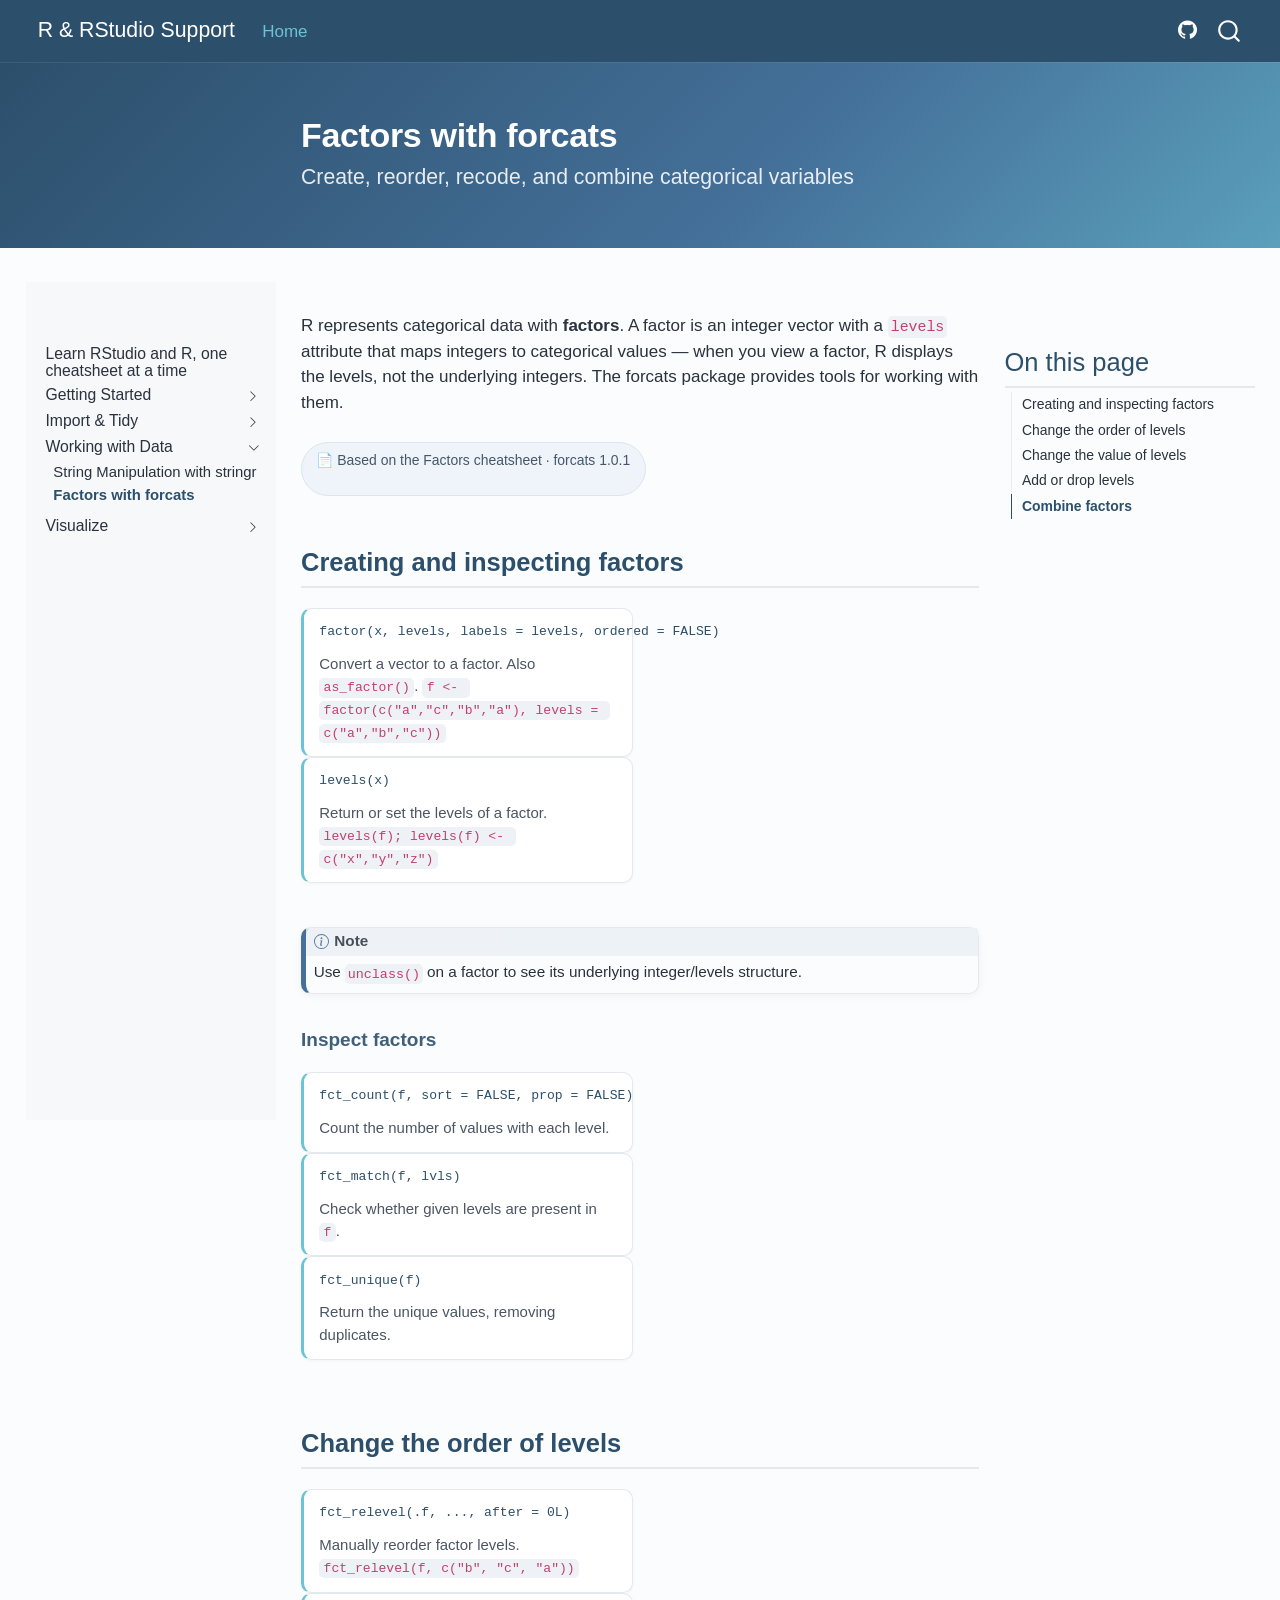
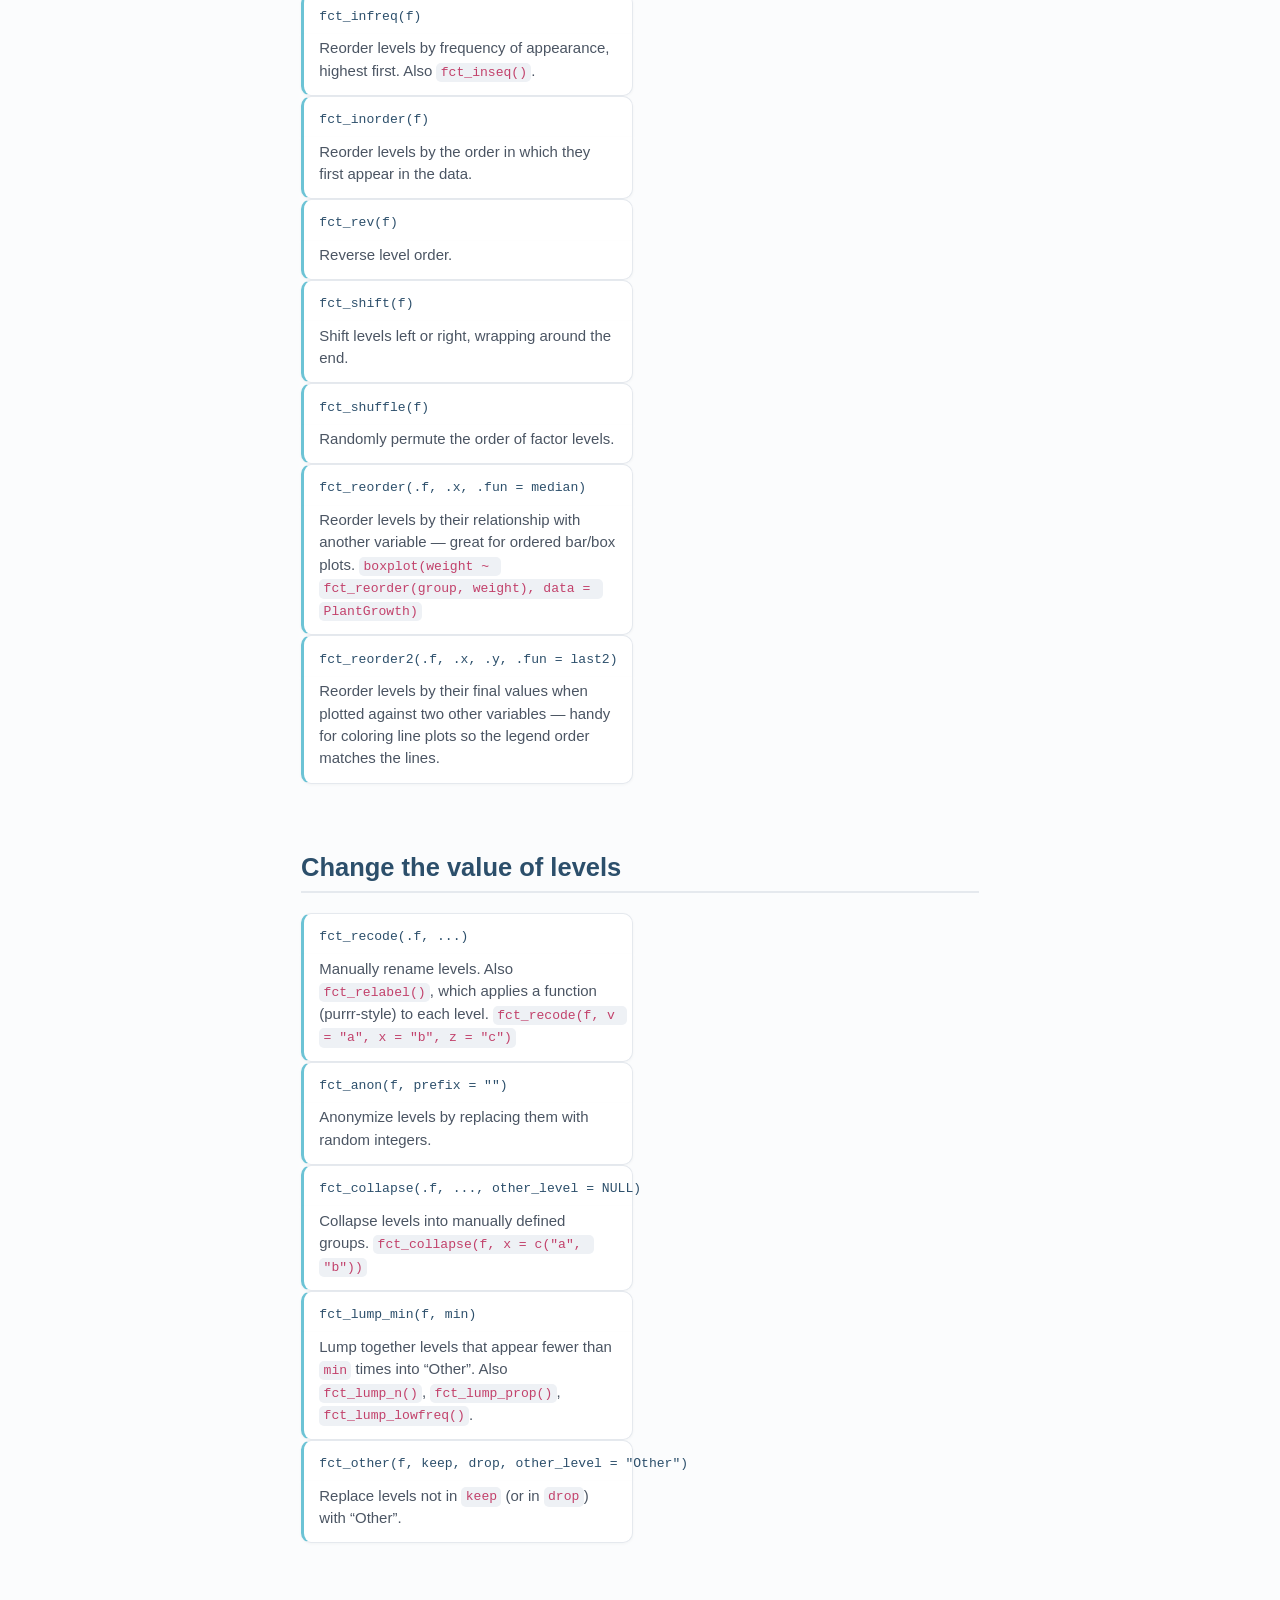
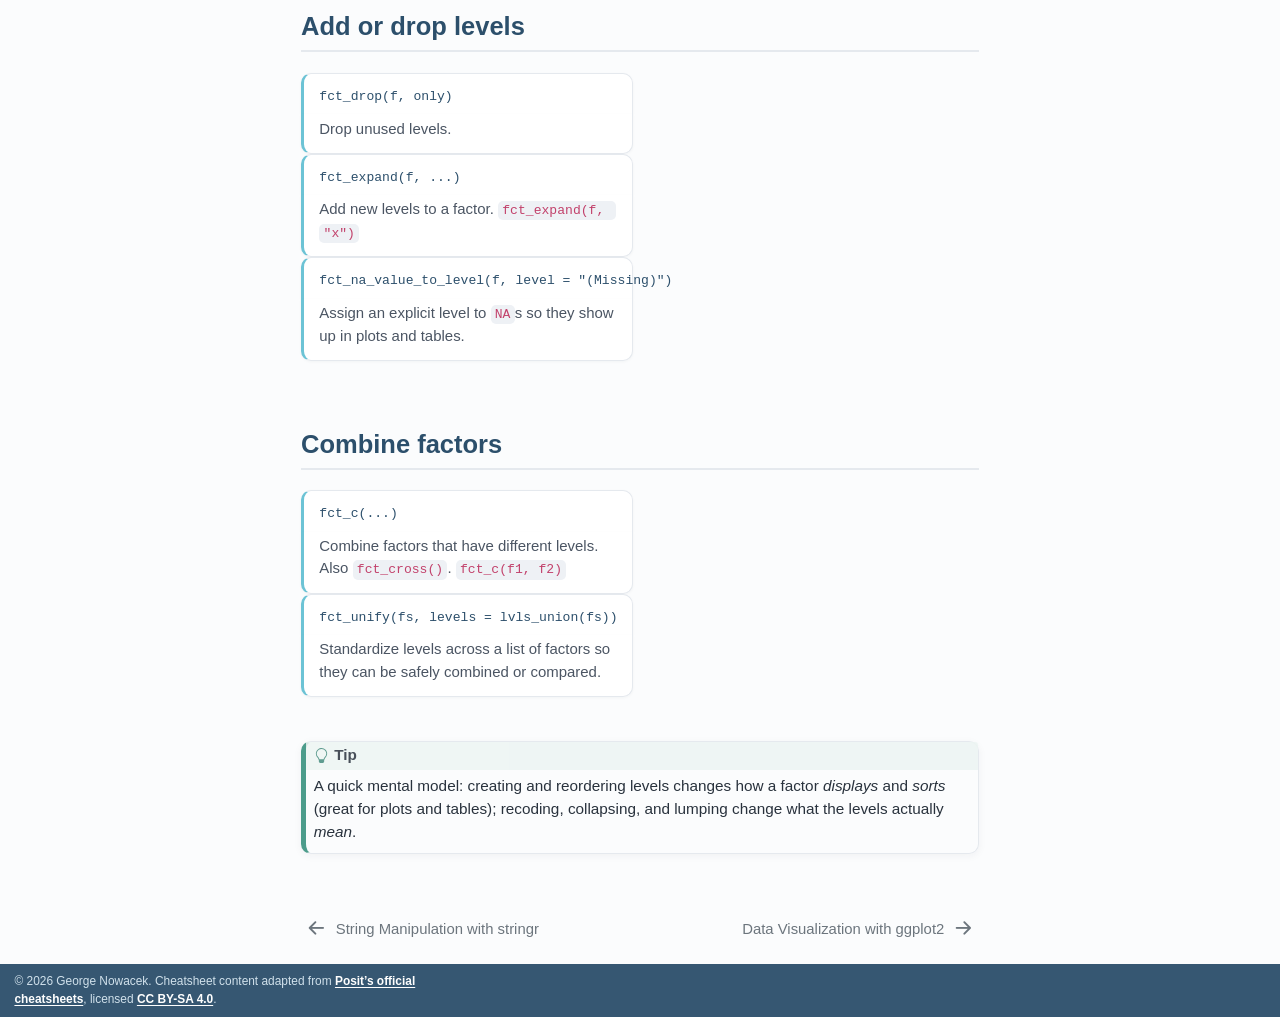
<file: docs/factors.html>
<!DOCTYPE html>
<html xmlns="http://www.w3.org/1999/xhtml" lang="en" xml:lang="en"><head>

<meta charset="utf-8">
<meta name="generator" content="quarto-1.10.18">

<meta name="viewport" content="width=device-width, initial-scale=1.0, user-scalable=yes">


<title>Factors with forcats – R &amp; RStudio Support</title>
<style>
/* Default styles provided by pandoc.
** See https://pandoc.org/MANUAL.html#variables-for-html for config info.
*/
span.smallcaps{font-variant: small-caps;}
div.columns{display: flex; gap: 1.5em;}
div.column{flex: auto;}
@media screen {
div.columns{gap: min(4vw, 1.5em);}
div.column{overflow-x: auto;}
}
div.hanging-indent{margin-left: 1.5em; text-indent: -1.5em;}
ul.task-list{list-style: none;}
ul.task-list li input[type="checkbox"] {
  width: 0.8em;
  margin: 0 0.8em 0.2em -1em; /* quarto-specific, see https://github.com/quarto-dev/quarto-cli/issues/4556 */ 
  vertical-align: middle;
}
</style>


<script src="site_libs/quarto-nav/quarto-nav.js"></script>
<script src="site_libs/quarto-nav/headroom.min.js"></script>
<script src="site_libs/clipboard/clipboard.min.js"></script>
<script src="site_libs/quarto-search/autocomplete.umd.js"></script>
<script src="site_libs/quarto-search/fuse.min.js"></script>
<script src="site_libs/quarto-search/quarto-search.js"></script>
<meta name="quarto:offset" content="./">
<link href="./data-visualization.html" rel="next">
<link href="./strings.html" rel="prev">
<link href="./favicon.svg" rel="icon" type="image/svg+xml">
<script src="site_libs/quarto-html/quarto.js" type="module"></script>
<script src="site_libs/quarto-html/tabsets/tabsets.js" type="module"></script>
<script src="site_libs/quarto-html/popper.min.js"></script>
<script src="site_libs/quarto-html/tippy.umd.min.js"></script>
<script src="site_libs/quarto-html/anchor.min.js"></script>
<link href="site_libs/quarto-html/tippy.css" rel="stylesheet">
<link href="site_libs/quarto-html/quarto-syntax-highlighting-53dc85963c67a221f6f2030af840abbe.css" rel="stylesheet" id="quarto-text-highlighting-styles">
<script src="site_libs/bootstrap/bootstrap.min.js"></script>
<link href="site_libs/bootstrap/bootstrap-icons.css" rel="stylesheet">
<link href="site_libs/bootstrap/bootstrap-504393f66f1ad4fdf8ab1cc0ffcbb41a.min.css" rel="stylesheet" append-hash="true" id="quarto-bootstrap" data-mode="light">
<script id="quarto-search-options" type="application/json">{
  "location": "navbar",
  "copy-button": false,
  "collapse-after": 3,
  "panel-placement": "end",
  "type": "overlay",
  "limit": 50,
  "keyboard-shortcut": [
    "f",
    "/",
    "s"
  ],
  "show-item-context": false,
  "language": {
    "search-no-results-text": "No results",
    "search-matching-documents-text": "matching documents",
    "search-copy-link-title": "Copy link to search",
    "search-hide-matches-text": "Hide additional matches",
    "search-more-match-text": "more match in this document",
    "search-more-matches-text": "more matches in this document",
    "search-clear-button-title": "Clear",
    "search-text-placeholder": "",
    "search-detached-cancel-button-title": "Cancel",
    "search-submit-button-title": "Submit",
    "search-label": "Search"
  }
}</script>
<style>html{ scroll-behavior: smooth; }</style>


<link rel="stylesheet" href="styles.css">
</head>

<body class="nav-sidebar floating nav-fixed quarto-light">

<div id="quarto-search-results"></div>
  <header id="quarto-header" class="headroom fixed-top quarto-banner">
    <nav class="navbar navbar-expand-lg " data-bs-theme="dark">
      <div class="navbar-container container-fluid">
      <div class="navbar-brand-container mx-auto">
    <a href="./index.html" class="navbar-brand navbar-brand-logo">
    <img src="./favicon.svg" alt="" class="navbar-logo light-content">
    <img src="./favicon.svg" alt="" class="navbar-logo dark-content">
    </a>
    <a class="navbar-brand" href="./index.html">
    <span class="navbar-title">R &amp; RStudio Support</span>
    </a>
  </div>
            <div id="quarto-search" class="" title="Search"></div>
          <button class="navbar-toggler" type="button" data-bs-toggle="collapse" data-bs-target="#navbarCollapse" aria-controls="navbarCollapse" role="menu" aria-expanded="false" aria-label="Toggle navigation" onclick="if (window.quartoToggleHeadroom) { window.quartoToggleHeadroom(); }">
  <span class="navbar-toggler-icon"></span>
</button>
          <div class="collapse navbar-collapse" id="navbarCollapse">
            <ul class="navbar-nav navbar-nav-scroll me-auto">
  <li class="nav-item">
    <a class="nav-link active" href="./index.html" aria-current="page"> 
<span class="menu-text">Home</span></a>
  </li>  
</ul>
            <ul class="navbar-nav navbar-nav-scroll ms-auto">
  <li class="nav-item compact">
    <a class="nav-link" href="https://github.com/ganowacek/r-support"> <i class="bi bi-github" role="img" aria-label="GitHub repository">
</i> 
<span class="menu-text"></span></a>
  </li>  
</ul>
          </div> <!-- /navcollapse -->
            <div class="quarto-navbar-tools">
</div>
      </div> <!-- /container-fluid -->
    </nav>
  <nav class="quarto-secondary-nav">
    <div class="container-fluid d-flex">
      <button type="button" class="quarto-btn-toggle btn" data-bs-toggle="collapse" role="button" data-bs-target=".quarto-sidebar-collapse-item" aria-controls="quarto-sidebar" aria-expanded="false" aria-label="Toggle sidebar navigation" onclick="if (window.quartoToggleHeadroom) { window.quartoToggleHeadroom(); }">
        <i class="bi bi-layout-text-sidebar-reverse"></i>
      </button>
        <a class="flex-grow-1 no-decor" role="navigation" data-bs-toggle="collapse" data-bs-target=".quarto-sidebar-collapse-item" aria-controls="quarto-sidebar" aria-expanded="false" aria-label="Toggle sidebar navigation" onclick="if (window.quartoToggleHeadroom) { window.quartoToggleHeadroom(); }">      
          <h1 class="quarto-secondary-nav-title">Factors with forcats</h1>
        </a>     
      <button type="button" class="btn quarto-search-button" aria-label="Search" onclick="window.quartoOpenSearch();">
        <i class="bi bi-search"></i>
      </button>
    </div>
  </nav>
</header>
<!-- content -->
<header id="title-block-header" class="quarto-title-block default page-columns page-full">
  <div class="quarto-title-banner page-columns page-full">
    <div class="quarto-title column-body">
      <h1 class="title d-none d-lg-block">Factors with forcats</h1>
            <p class="subtitle lead">Create, reorder, recode, and combine categorical variables</p>
                      </div>
  </div>
    
  
  <div class="quarto-title-meta">

      
    
      
    </div>
    
  
  </header><div id="quarto-content" class="quarto-container page-columns page-rows-contents page-layout-article page-navbar">
<!-- sidebar -->
  <nav id="quarto-sidebar" class="sidebar collapse collapse-horizontal quarto-sidebar-collapse-item sidebar-navigation floating overflow-auto">
        <div class="mt-2 flex-shrink-0 align-items-center">
        <div class="sidebar-search">
        <div id="quarto-search" class="" title="Search"></div>
        </div>
        </div>
    <div class="sidebar-menu-container"> 
    <ul class="list-unstyled mt-1">
        <li class="sidebar-item">
  <div class="sidebar-item-container"> 
  <a href="./index.html" class="sidebar-item-text sidebar-link">
 <span class="menu-text">Learn RStudio and R, one cheatsheet at a time</span></a>
  </div>
</li>
        <li class="sidebar-item sidebar-item-section">
      <div class="sidebar-item-container"> 
            <a class="sidebar-item-text sidebar-link text-start collapsed" data-bs-toggle="collapse" data-bs-target="#quarto-sidebar-section-1" role="navigation" aria-expanded="false">
 <span class="menu-text">Getting Started</span></a>
          <a class="sidebar-item-toggle text-start collapsed" data-bs-toggle="collapse" data-bs-target="#quarto-sidebar-section-1" role="navigation" aria-expanded="false" aria-label="Toggle section">
            <i class="bi bi-chevron-right ms-2"></i>
          </a> 
      </div>
      <ul id="quarto-sidebar-section-1" class="collapse list-unstyled sidebar-section depth1 ">  
          <li class="sidebar-item">
  <div class="sidebar-item-container"> 
  <a href="./rstudio-ide.html" class="sidebar-item-text sidebar-link">
 <span class="menu-text">RStudio IDE</span></a>
  </div>
</li>
      </ul>
  </li>
        <li class="sidebar-item sidebar-item-section">
      <div class="sidebar-item-container"> 
            <a class="sidebar-item-text sidebar-link text-start collapsed" data-bs-toggle="collapse" data-bs-target="#quarto-sidebar-section-2" role="navigation" aria-expanded="false">
 <span class="menu-text">Import &amp; Tidy</span></a>
          <a class="sidebar-item-toggle text-start collapsed" data-bs-toggle="collapse" data-bs-target="#quarto-sidebar-section-2" role="navigation" aria-expanded="false" aria-label="Toggle section">
            <i class="bi bi-chevron-right ms-2"></i>
          </a> 
      </div>
      <ul id="quarto-sidebar-section-2" class="collapse list-unstyled sidebar-section depth1 ">  
          <li class="sidebar-item">
  <div class="sidebar-item-container"> 
  <a href="./data-import.html" class="sidebar-item-text sidebar-link">
 <span class="menu-text">Importing Data</span></a>
  </div>
</li>
          <li class="sidebar-item">
  <div class="sidebar-item-container"> 
  <a href="./data-transformation.html" class="sidebar-item-text sidebar-link">
 <span class="menu-text">Transforming Data with dplyr</span></a>
  </div>
</li>
      </ul>
  </li>
        <li class="sidebar-item sidebar-item-section">
      <div class="sidebar-item-container"> 
            <a class="sidebar-item-text sidebar-link text-start" data-bs-toggle="collapse" data-bs-target="#quarto-sidebar-section-3" role="navigation" aria-expanded="true">
 <span class="menu-text">Working with Data</span></a>
          <a class="sidebar-item-toggle text-start" data-bs-toggle="collapse" data-bs-target="#quarto-sidebar-section-3" role="navigation" aria-expanded="true" aria-label="Toggle section">
            <i class="bi bi-chevron-right ms-2"></i>
          </a> 
      </div>
      <ul id="quarto-sidebar-section-3" class="collapse list-unstyled sidebar-section depth1 show">  
          <li class="sidebar-item">
  <div class="sidebar-item-container"> 
  <a href="./strings.html" class="sidebar-item-text sidebar-link">
 <span class="menu-text">String Manipulation with stringr</span></a>
  </div>
</li>
          <li class="sidebar-item">
  <div class="sidebar-item-container"> 
  <a href="./factors.html" class="sidebar-item-text sidebar-link active">
 <span class="menu-text">Factors with forcats</span></a>
  </div>
</li>
      </ul>
  </li>
        <li class="sidebar-item sidebar-item-section">
      <div class="sidebar-item-container"> 
            <a class="sidebar-item-text sidebar-link text-start collapsed" data-bs-toggle="collapse" data-bs-target="#quarto-sidebar-section-4" role="navigation" aria-expanded="false">
 <span class="menu-text">Visualize</span></a>
          <a class="sidebar-item-toggle text-start collapsed" data-bs-toggle="collapse" data-bs-target="#quarto-sidebar-section-4" role="navigation" aria-expanded="false" aria-label="Toggle section">
            <i class="bi bi-chevron-right ms-2"></i>
          </a> 
      </div>
      <ul id="quarto-sidebar-section-4" class="collapse list-unstyled sidebar-section depth1 ">  
          <li class="sidebar-item">
  <div class="sidebar-item-container"> 
  <a href="./data-visualization.html" class="sidebar-item-text sidebar-link">
 <span class="menu-text">Data Visualization with ggplot2</span></a>
  </div>
</li>
      </ul>
  </li>
    </ul>
    </div>
</nav>
<div id="quarto-sidebar-glass" class="quarto-sidebar-collapse-item" data-bs-toggle="collapse" data-bs-target=".quarto-sidebar-collapse-item"></div>
<!-- margin-sidebar -->
    <div id="quarto-margin-sidebar" class="sidebar margin-sidebar">
        <nav id="TOC" role="doc-toc" class="toc-active">
    <h2 id="toc-title">On this page</h2>
   
  <ul>
  <li><a href="#creating-and-inspecting-factors" id="toc-creating-and-inspecting-factors" class="nav-link active" data-scroll-target="#creating-and-inspecting-factors">Creating and inspecting factors</a>
  <ul class="collapse">
  <li><a href="#inspect-factors" id="toc-inspect-factors" class="nav-link" data-scroll-target="#inspect-factors">Inspect factors</a></li>
  </ul></li>
  <li><a href="#change-the-order-of-levels" id="toc-change-the-order-of-levels" class="nav-link" data-scroll-target="#change-the-order-of-levels">Change the order of levels</a></li>
  <li><a href="#change-the-value-of-levels" id="toc-change-the-value-of-levels" class="nav-link" data-scroll-target="#change-the-value-of-levels">Change the value of levels</a></li>
  <li><a href="#add-or-drop-levels" id="toc-add-or-drop-levels" class="nav-link" data-scroll-target="#add-or-drop-levels">Add or drop levels</a></li>
  <li><a href="#combine-factors" id="toc-combine-factors" class="nav-link" data-scroll-target="#combine-factors">Combine factors</a></li>
  </ul>
</nav>
    </div>
<!-- main -->
<main class="content quarto-banner-title-block" id="quarto-document-content">





<p>R represents categorical data with <strong>factors</strong>. A factor is an integer vector with a <code>levels</code> attribute that maps integers to categorical values — when you view a factor, R displays the levels, not the underlying integers. The forcats package provides tools for working with them.</p>
<div class="source-note">
<p>📄 Based on the Factors cheatsheet · forcats 1.0.1</p>
</div>
<section id="creating-and-inspecting-factors" class="level2">
<h2 class="anchored" data-anchor-id="creating-and-inspecting-factors">Creating and inspecting factors</h2>
<div class="fn-ref">
<dl>
<dt><code>factor(x, levels, labels = levels, ordered = FALSE)</code></dt>
<dd>
Convert a vector to a factor. Also <code>as_factor()</code>. <code>f &lt;- factor(c("a","c","b","a"), levels = c("a","b","c"))</code>
</dd>
<dt><code>levels(x)</code></dt>
<dd>
Return or set the levels of a factor. <code>levels(f); levels(f) &lt;- c("x","y","z")</code>
</dd>
</dl>
</div>
<div class="callout callout-style-default callout-note callout-titled">
<div class="callout-header d-flex align-content-center">
<div class="callout-icon-container">
<i class="callout-icon"></i>
</div>
<div class="callout-title-container flex-fill">
Note
</div>
</div>
<div class="callout-body-container callout-body">
<p>Use <code>unclass()</code> on a factor to see its underlying integer/levels structure.</p>
</div>
</div>
<section id="inspect-factors" class="level3">
<h3 class="anchored" data-anchor-id="inspect-factors">Inspect factors</h3>
<div class="fn-ref">
<dl>
<dt><code>fct_count(f, sort = FALSE, prop = FALSE)</code></dt>
<dd>
Count the number of values with each level.
</dd>
<dt><code>fct_match(f, lvls)</code></dt>
<dd>
Check whether given levels are present in <code>f</code>.
</dd>
<dt><code>fct_unique(f)</code></dt>
<dd>
Return the unique values, removing duplicates.
</dd>
</dl>
</div>
</section>
</section>
<section id="change-the-order-of-levels" class="level2">
<h2 class="anchored" data-anchor-id="change-the-order-of-levels">Change the order of levels</h2>
<div class="fn-ref">
<dl>
<dt><code>fct_relevel(.f, ..., after = 0L)</code></dt>
<dd>
Manually reorder factor levels. <code>fct_relevel(f, c("b", "c", "a"))</code>
</dd>
<dt><code>fct_infreq(f)</code></dt>
<dd>
Reorder levels by frequency of appearance, highest first. Also <code>fct_inseq()</code>.
</dd>
<dt><code>fct_inorder(f)</code></dt>
<dd>
Reorder levels by the order in which they first appear in the data.
</dd>
<dt><code>fct_rev(f)</code></dt>
<dd>
Reverse level order.
</dd>
<dt><code>fct_shift(f)</code></dt>
<dd>
Shift levels left or right, wrapping around the end.
</dd>
<dt><code>fct_shuffle(f)</code></dt>
<dd>
Randomly permute the order of factor levels.
</dd>
<dt><code>fct_reorder(.f, .x, .fun = median)</code></dt>
<dd>
Reorder levels by their relationship with another variable — great for ordered bar/box plots. <code>boxplot(weight ~ fct_reorder(group, weight), data = PlantGrowth)</code>
</dd>
<dt><code>fct_reorder2(.f, .x, .y, .fun = last2)</code></dt>
<dd>
Reorder levels by their final values when plotted against two other variables — handy for coloring line plots so the legend order matches the lines.
</dd>
</dl>
</div>
</section>
<section id="change-the-value-of-levels" class="level2">
<h2 class="anchored" data-anchor-id="change-the-value-of-levels">Change the value of levels</h2>
<div class="fn-ref">
<dl>
<dt><code>fct_recode(.f, ...)</code></dt>
<dd>
Manually rename levels. Also <code>fct_relabel()</code>, which applies a function (purrr-style) to each level. <code>fct_recode(f, v = "a", x = "b", z = "c")</code>
</dd>
<dt><code>fct_anon(f, prefix = "")</code></dt>
<dd>
Anonymize levels by replacing them with random integers.
</dd>
<dt><code>fct_collapse(.f, ..., other_level = NULL)</code></dt>
<dd>
Collapse levels into manually defined groups. <code>fct_collapse(f, x = c("a", "b"))</code>
</dd>
<dt><code>fct_lump_min(f, min)</code></dt>
<dd>
Lump together levels that appear fewer than <code>min</code> times into “Other”. Also <code>fct_lump_n()</code>, <code>fct_lump_prop()</code>, <code>fct_lump_lowfreq()</code>.
</dd>
<dt><code>fct_other(f, keep, drop, other_level = "Other")</code></dt>
<dd>
Replace levels not in <code>keep</code> (or in <code>drop</code>) with “Other”.
</dd>
</dl>
</div>
</section>
<section id="add-or-drop-levels" class="level2">
<h2 class="anchored" data-anchor-id="add-or-drop-levels">Add or drop levels</h2>
<div class="fn-ref">
<dl>
<dt><code>fct_drop(f, only)</code></dt>
<dd>
Drop unused levels.
</dd>
<dt><code>fct_expand(f, ...)</code></dt>
<dd>
Add new levels to a factor. <code>fct_expand(f, "x")</code>
</dd>
<dt><code>fct_na_value_to_level(f, level = "(Missing)")</code></dt>
<dd>
Assign an explicit level to <code>NA</code>s so they show up in plots and tables.
</dd>
</dl>
</div>
</section>
<section id="combine-factors" class="level2">
<h2 class="anchored" data-anchor-id="combine-factors">Combine factors</h2>
<div class="fn-ref">
<dl>
<dt><code>fct_c(...)</code></dt>
<dd>
Combine factors that have different levels. Also <code>fct_cross()</code>. <code>fct_c(f1, f2)</code>
</dd>
<dt><code>fct_unify(fs, levels = lvls_union(fs))</code></dt>
<dd>
Standardize levels across a list of factors so they can be safely combined or compared.
</dd>
</dl>
</div>
<div class="callout callout-style-default callout-tip callout-titled">
<div class="callout-header d-flex align-content-center">
<div class="callout-icon-container">
<i class="callout-icon"></i>
</div>
<div class="callout-title-container flex-fill">
Tip
</div>
</div>
<div class="callout-body-container callout-body">
<p>A quick mental model: creating and reordering levels changes how a factor <em>displays</em> and <em>sorts</em> (great for plots and tables); recoding, collapsing, and lumping change what the levels actually <em>mean</em>.</p>
</div>
</div>


</section>

</main> <!-- /main -->
<script id="quarto-html-after-body" type="application/javascript">
  window.document.addEventListener("DOMContentLoaded", function (event) {
    const icon = "";
    const anchorJS = new window.AnchorJS();
    anchorJS.options = {
      placement: 'right',
      icon: icon
    };
    anchorJS.add('.anchored');
    const isCodeAnnotation = (el) => {
      for (const clz of el.classList) {
        if (clz.startsWith('code-annotation-')) {                     
          return true;
        }
      }
      return false;
    }
    const onCopySuccess = function(e) {
      // button target
      const button = e.trigger;
      // don't keep focus
      button.blur();
      // flash "checked"
      button.classList.add('code-copy-button-checked');
      var currentTitle = button.getAttribute("title");
      button.setAttribute("title", "Copied!");
      let tooltip;
      if (window.bootstrap) {
        button.setAttribute("data-bs-toggle", "tooltip");
        button.setAttribute("data-bs-placement", "left");
        button.setAttribute("data-bs-title", "Copied!");
        tooltip = new bootstrap.Tooltip(button, 
          { trigger: "manual", 
            customClass: "code-copy-button-tooltip",
            offset: [0, -8]});
        tooltip.show();    
      }
      setTimeout(function() {
        if (tooltip) {
          tooltip.hide();
          button.removeAttribute("data-bs-title");
          button.removeAttribute("data-bs-toggle");
          button.removeAttribute("data-bs-placement");
        }
        button.setAttribute("title", currentTitle);
        button.classList.remove('code-copy-button-checked');
      }, 1000);
      // clear code selection
      e.clearSelection();
    }
    const getTextToCopy = function(trigger) {
      const outerScaffold = trigger.parentElement.cloneNode(true);
      const codeEl = outerScaffold.querySelector('code');
      for (const childEl of codeEl.children) {
        if (isCodeAnnotation(childEl)) {
          childEl.remove();
        }
      }
      return codeEl.innerText;
    }
    const clipboard = new window.ClipboardJS('.code-copy-button:not([data-in-quarto-modal])', {
      text: getTextToCopy
    });
    clipboard.on('success', onCopySuccess);
    if (window.document.getElementById('quarto-embedded-source-code-modal')) {
      const clipboardModal = new window.ClipboardJS('.code-copy-button[data-in-quarto-modal]', {
        text: getTextToCopy,
        container: window.document.getElementById('quarto-embedded-source-code-modal')
      });
      clipboardModal.on('success', onCopySuccess);
    }
      var localhostRegex = new RegExp(/^(?:http|https):\/\/localhost\:?[0-9]*\//);
      var mailtoRegex = new RegExp(/^mailto:/);
        var filterRegex = new RegExp("https:\/\/ganowacek\.github\.io\/r-support\/");
      var isInternal = (href) => {
          return filterRegex.test(href) || localhostRegex.test(href) || mailtoRegex.test(href);
      }
      // Inspect non-navigation links and adorn them if external
     var links = window.document.querySelectorAll('a[href]:not(.nav-link):not(.navbar-brand):not(.toc-action):not(.sidebar-link):not(.sidebar-item-toggle):not(.pagination-link):not(.no-external):not([aria-hidden]):not(.dropdown-item):not(.quarto-navigation-tool):not(.about-link)');
      for (var i=0; i<links.length; i++) {
        const link = links[i];
        if (!isInternal(link.href)) {
          // undo the damage that might have been done by quarto-nav.js in the case of
          // links that we want to consider external
          if (link.dataset.originalHref !== undefined) {
            link.href = link.dataset.originalHref;
          }
            // target, if specified
            link.setAttribute("target", "_blank");
            if (link.getAttribute("rel") === null) {
              link.setAttribute("rel", "noopener");
            }
        }
      }
    function tippyHover(el, contentFn, onTriggerFn, onUntriggerFn) {
      const config = {
        allowHTML: true,
        maxWidth: 500,
        delay: 100,
        arrow: false,
        appendTo: function(el) {
            return el.parentElement;
        },
        interactive: true,
        interactiveBorder: 10,
        theme: 'quarto',
        placement: 'bottom-start',
      };
      if (contentFn) {
        config.content = contentFn;
      }
      if (onTriggerFn) {
        config.onTrigger = onTriggerFn;
      }
      if (onUntriggerFn) {
        config.onUntrigger = onUntriggerFn;
      }
      window.tippy(el, config); 
    }
    const noterefs = window.document.querySelectorAll('a[role="doc-noteref"]');
    for (var i=0; i<noterefs.length; i++) {
      const ref = noterefs[i];
      tippyHover(ref, function() {
        // use id or data attribute instead here
        let href = ref.getAttribute('data-footnote-href') || ref.getAttribute('href');
        try { href = new URL(href).hash; } catch {}
        const id = href.replace(/^#\/?/, "");
        const note = window.document.getElementById(id);
        if (note) {
          return note.innerHTML;
        } else {
          return "";
        }
      });
    }
    const xrefs = window.document.querySelectorAll('a.quarto-xref');
    const processXRef = (id, note) => {
      // Strip column container classes
      const stripColumnClz = (el) => {
        el.classList.remove("page-full", "page-columns");
        if (el.children) {
          for (const child of el.children) {
            stripColumnClz(child);
          }
        }
      }
      stripColumnClz(note)
      if (id === null || id.startsWith('sec-')) {
        // Special case sections, only their first couple elements
        const container = document.createElement("div");
        if (note.children && note.children.length > 2) {
          container.appendChild(note.children[0].cloneNode(true));
          for (let i = 1; i < note.children.length; i++) {
            const child = note.children[i];
            if (child.tagName === "P" && child.innerText === "") {
              continue;
            } else {
              container.appendChild(child.cloneNode(true));
              break;
            }
          }
          if (window.Quarto?.typesetMath) {
            window.Quarto.typesetMath(container);
          }
          return container.innerHTML
        } else {
          if (window.Quarto?.typesetMath) {
            window.Quarto.typesetMath(note);
          }
          return note.innerHTML;
        }
      } else {
        // Remove any anchor links if they are present
        const anchorLink = note.querySelector('a.anchorjs-link');
        if (anchorLink) {
          anchorLink.remove();
        }
        if (window.Quarto?.typesetMath) {
          window.Quarto.typesetMath(note);
        }
        if (note.classList.contains("callout")) {
          return note.outerHTML;
        } else {
          return note.innerHTML;
        }
      }
    }
    for (var i=0; i<xrefs.length; i++) {
      const xref = xrefs[i];
      tippyHover(xref, undefined, function(instance) {
        instance.disable();
        let url = xref.getAttribute('href');
        let hash = undefined; 
        if (url.startsWith('#')) {
          hash = url;
        } else {
          try { hash = new URL(url).hash; } catch {}
        }
        if (hash) {
          const id = hash.replace(/^#\/?/, "");
          const note = window.document.getElementById(id);
          if (note !== null) {
            try {
              const html = processXRef(id, note.cloneNode(true));
              instance.setContent(html);
            } finally {
              instance.enable();
              instance.show();
            }
          } else {
            // See if we can fetch this
            fetch(url.split('#')[0])
            .then(res => res.text())
            .then(html => {
              const parser = new DOMParser();
              const htmlDoc = parser.parseFromString(html, "text/html");
              const note = htmlDoc.getElementById(id);
              if (note !== null) {
                const html = processXRef(id, note);
                instance.setContent(html);
              } 
            }).finally(() => {
              instance.enable();
              instance.show();
            });
          }
        } else {
          // See if we can fetch a full url (with no hash to target)
          // This is a special case and we should probably do some content thinning / targeting
          fetch(url)
          .then(res => res.text())
          .then(html => {
            const parser = new DOMParser();
            const htmlDoc = parser.parseFromString(html, "text/html");
            const note = htmlDoc.querySelector('main.content');
            if (note !== null) {
              // This should only happen for chapter cross references
              // (since there is no id in the URL)
              // remove the first header
              if (note.children.length > 0 && note.children[0].tagName === "HEADER") {
                note.children[0].remove();
              }
              const html = processXRef(null, note);
              instance.setContent(html);
            } 
          }).finally(() => {
            instance.enable();
            instance.show();
          });
        }
      }, function(instance) {
      });
    }
        let selectedAnnoteEl;
        const selectorForAnnotation = ( cell, annotation) => {
          let cellAttr = 'data-code-cell="' + cell + '"';
          let lineAttr = 'data-code-annotation="' +  annotation + '"';
          const selector = 'span[' + cellAttr + '][' + lineAttr + ']';
          return selector;
        }
        const selectCodeLines = (annoteEl) => {
          const doc = window.document;
          const targetCell = annoteEl.getAttribute("data-target-cell");
          const targetAnnotation = annoteEl.getAttribute("data-target-annotation");
          const annoteSpan = window.document.querySelector(selectorForAnnotation(targetCell, targetAnnotation));
          const lines = annoteSpan.getAttribute("data-code-lines").split(",");
          const lineIds = lines.map((line) => {
            return targetCell + "-" + line;
          })
          let top = null;
          let height = null;
          let parent = null;
          if (lineIds.length > 0) {
              //compute the position of the single el (top and bottom and make a div)
              const el = window.document.getElementById(lineIds[0]);
              top = el.offsetTop;
              height = el.offsetHeight;
              parent = el.parentElement.parentElement;
            if (lineIds.length > 1) {
              const lastEl = window.document.getElementById(lineIds[lineIds.length - 1]);
              const bottom = lastEl.offsetTop + lastEl.offsetHeight;
              height = bottom - top;
            }
            if (top !== null && height !== null && parent !== null) {
              // cook up a div (if necessary) and position it 
              let div = window.document.getElementById("code-annotation-line-highlight");
              if (div === null) {
                div = window.document.createElement("div");
                div.setAttribute("id", "code-annotation-line-highlight");
                div.style.position = 'absolute';
                parent.appendChild(div);
              }
              div.style.top = top - 2 + "px";
              div.style.height = height + 4 + "px";
              div.style.left = 0;
              let gutterDiv = window.document.getElementById("code-annotation-line-highlight-gutter");
              if (gutterDiv === null) {
                gutterDiv = window.document.createElement("div");
                gutterDiv.setAttribute("id", "code-annotation-line-highlight-gutter");
                gutterDiv.style.position = 'absolute';
                const codeCell = window.document.getElementById(targetCell);
                const gutter = codeCell.querySelector('.code-annotation-gutter');
                gutter.appendChild(gutterDiv);
              }
              gutterDiv.style.top = top - 2 + "px";
              gutterDiv.style.height = height + 4 + "px";
            }
            selectedAnnoteEl = annoteEl;
          }
        };
        const unselectCodeLines = () => {
          const elementsIds = ["code-annotation-line-highlight", "code-annotation-line-highlight-gutter"];
          elementsIds.forEach((elId) => {
            const div = window.document.getElementById(elId);
            if (div) {
              div.remove();
            }
          });
          selectedAnnoteEl = undefined;
        };
          // Handle positioning of the toggle
      window.addEventListener(
        "resize",
        throttle(() => {
          elRect = undefined;
          if (selectedAnnoteEl) {
            selectCodeLines(selectedAnnoteEl);
          }
        }, 10)
      );
      function throttle(fn, ms) {
      let throttle = false;
      let timer;
        return (...args) => {
          if(!throttle) { // first call gets through
              fn.apply(this, args);
              throttle = true;
          } else { // all the others get throttled
              if(timer) clearTimeout(timer); // cancel #2
              timer = setTimeout(() => {
                fn.apply(this, args);
                timer = throttle = false;
              }, ms);
          }
        };
      }
        // Attach click handler to the DT
        const annoteDls = window.document.querySelectorAll('dt[data-target-cell]');
        for (const annoteDlNode of annoteDls) {
          annoteDlNode.addEventListener('click', (event) => {
            const clickedEl = event.target;
            if (clickedEl !== selectedAnnoteEl) {
              unselectCodeLines();
              const activeEl = window.document.querySelector('dt[data-target-cell].code-annotation-active');
              if (activeEl) {
                activeEl.classList.remove('code-annotation-active');
              }
              selectCodeLines(clickedEl);
              clickedEl.classList.add('code-annotation-active');
            } else {
              // Unselect the line
              unselectCodeLines();
              clickedEl.classList.remove('code-annotation-active');
            }
          });
        }
    const findCites = (el) => {
      const parentEl = el.parentElement;
      if (parentEl) {
        const cites = parentEl.dataset.cites;
        if (cites) {
          return {
            el,
            cites: cites.split(' ')
          };
        } else {
          return findCites(el.parentElement)
        }
      } else {
        return undefined;
      }
    };
    var bibliorefs = window.document.querySelectorAll('a[role="doc-biblioref"]');
    for (var i=0; i<bibliorefs.length; i++) {
      const ref = bibliorefs[i];
      const citeInfo = findCites(ref);
      if (citeInfo) {
        tippyHover(citeInfo.el, function() {
          var popup = window.document.createElement('div');
          citeInfo.cites.forEach(function(cite) {
            var citeDiv = window.document.createElement('div');
            citeDiv.classList.add('hanging-indent');
            citeDiv.classList.add('csl-entry');
            var biblioDiv = window.document.getElementById('ref-' + cite);
            if (biblioDiv) {
              citeDiv.innerHTML = biblioDiv.innerHTML;
            }
            popup.appendChild(citeDiv);
          });
          return popup.innerHTML;
        });
      }
    }
  });
  </script>
<nav class="page-navigation">
  <div class="nav-page nav-page-previous">
      <a href="./strings.html" class="pagination-link" aria-label="String Manipulation with stringr">
        <i class="bi bi-arrow-left-short"></i> <span class="nav-page-text">String Manipulation with stringr</span>
      </a>          
  </div>
  <div class="nav-page nav-page-next">
      <a href="./data-visualization.html" class="pagination-link" aria-label="Data Visualization with ggplot2">
        <span class="nav-page-text">Data Visualization with ggplot2</span> <i class="bi bi-arrow-right-short"></i>
      </a>
  </div>
</nav>
</div> <!-- /content -->
<footer class="footer">
  <div class="nav-footer">
    <div class="nav-footer-left">
<p>© 2026 George Nowacek. Cheatsheet content adapted from <a href="https://posit.co/resources/cheatsheets/">Posit’s official cheatsheets</a>, licensed <a href="https://creativecommons.org/licenses/by-sa/4.0/">CC BY-SA 4.0</a>.</p>
</div>   
    <div class="nav-footer-center">
      &nbsp;
    </div>
    <div class="nav-footer-right">
      &nbsp;
    </div>
  </div>
</footer>




<script src="site_libs/quarto-html/zenscroll-min.js"></script>
</body></html>
</file>
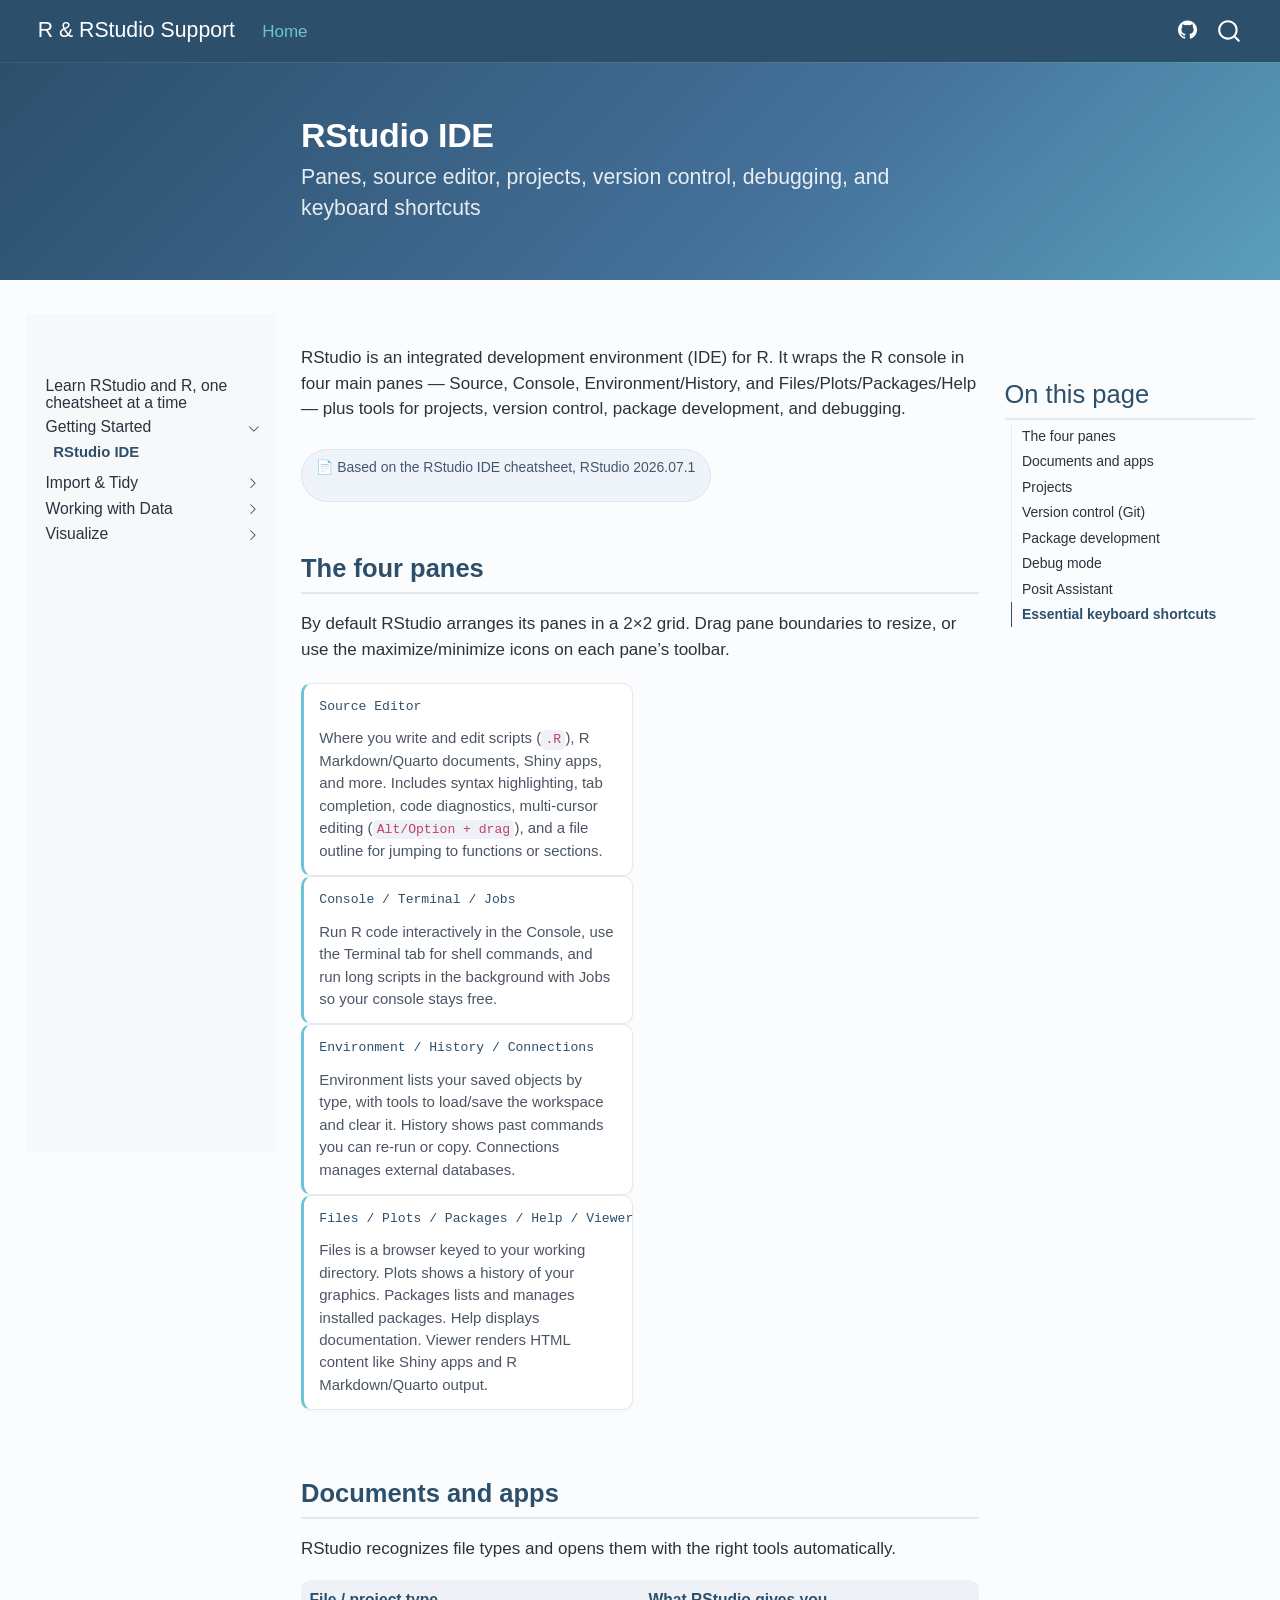
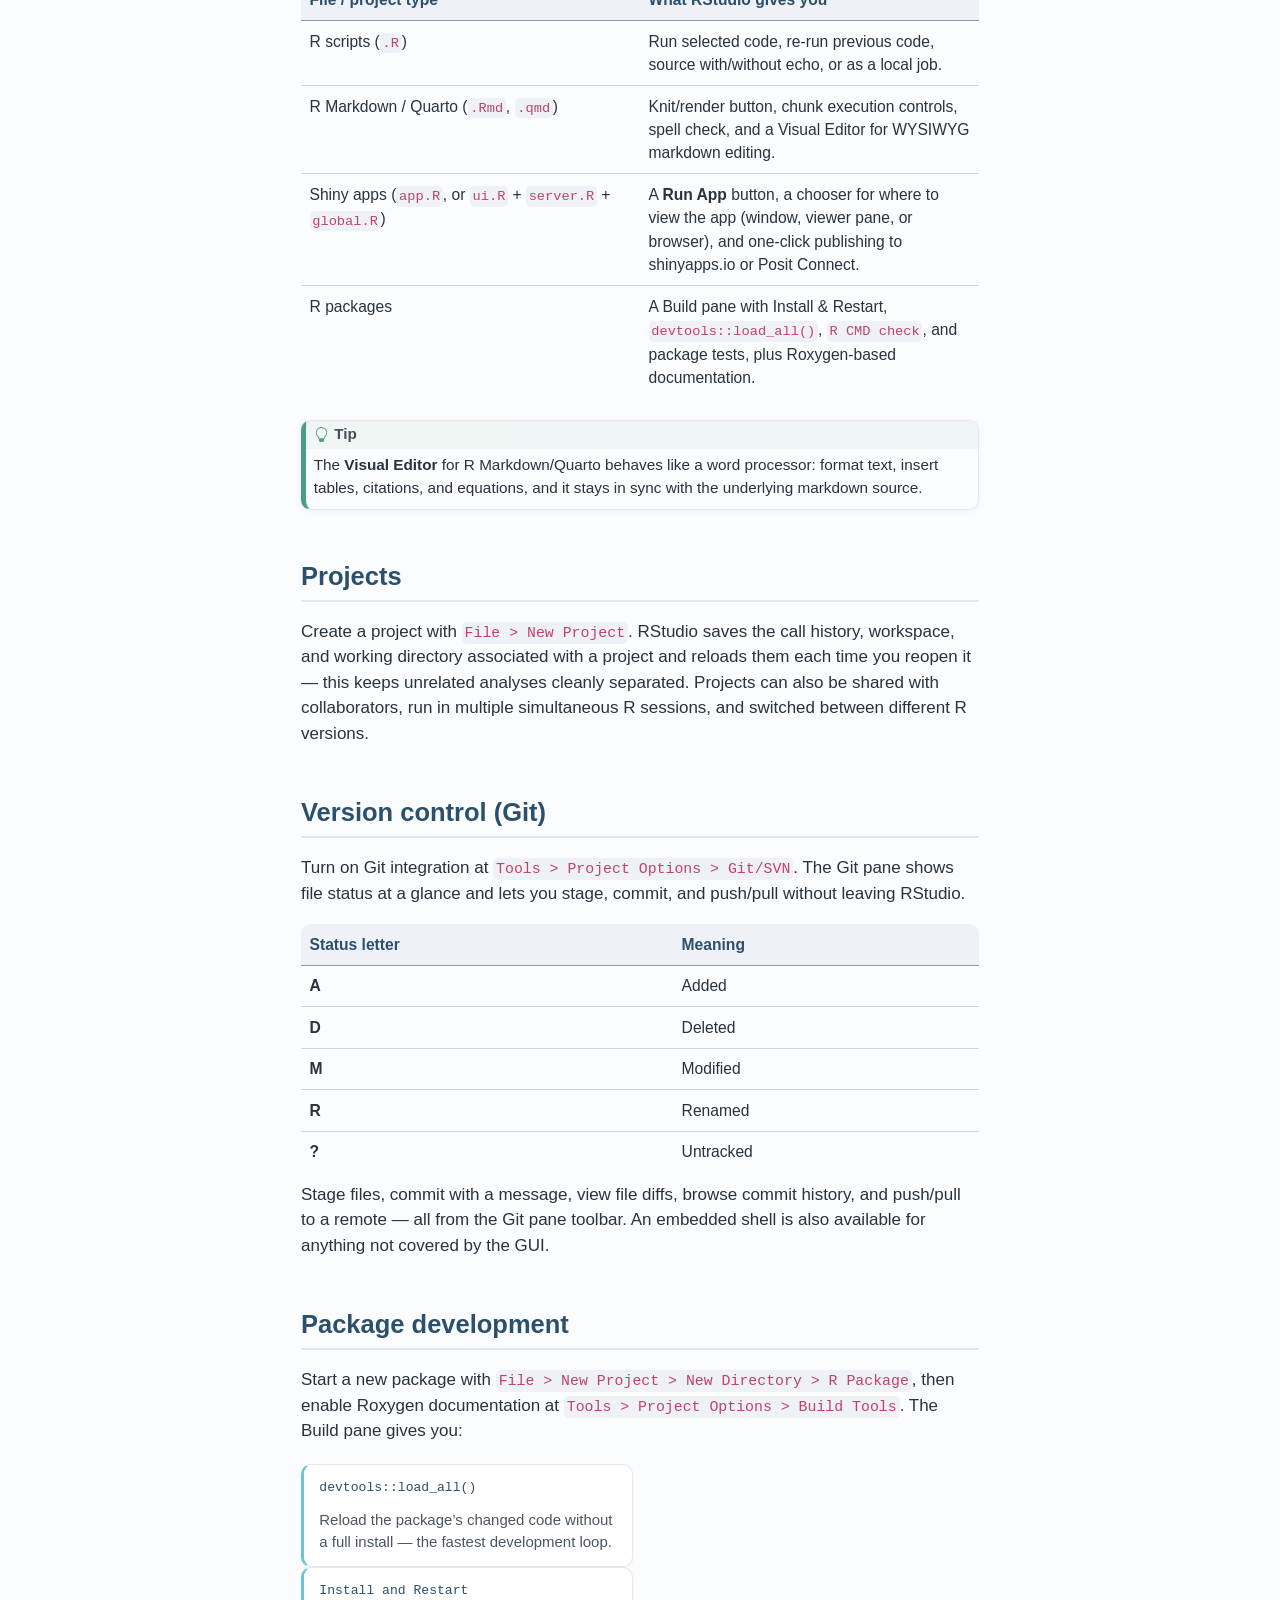
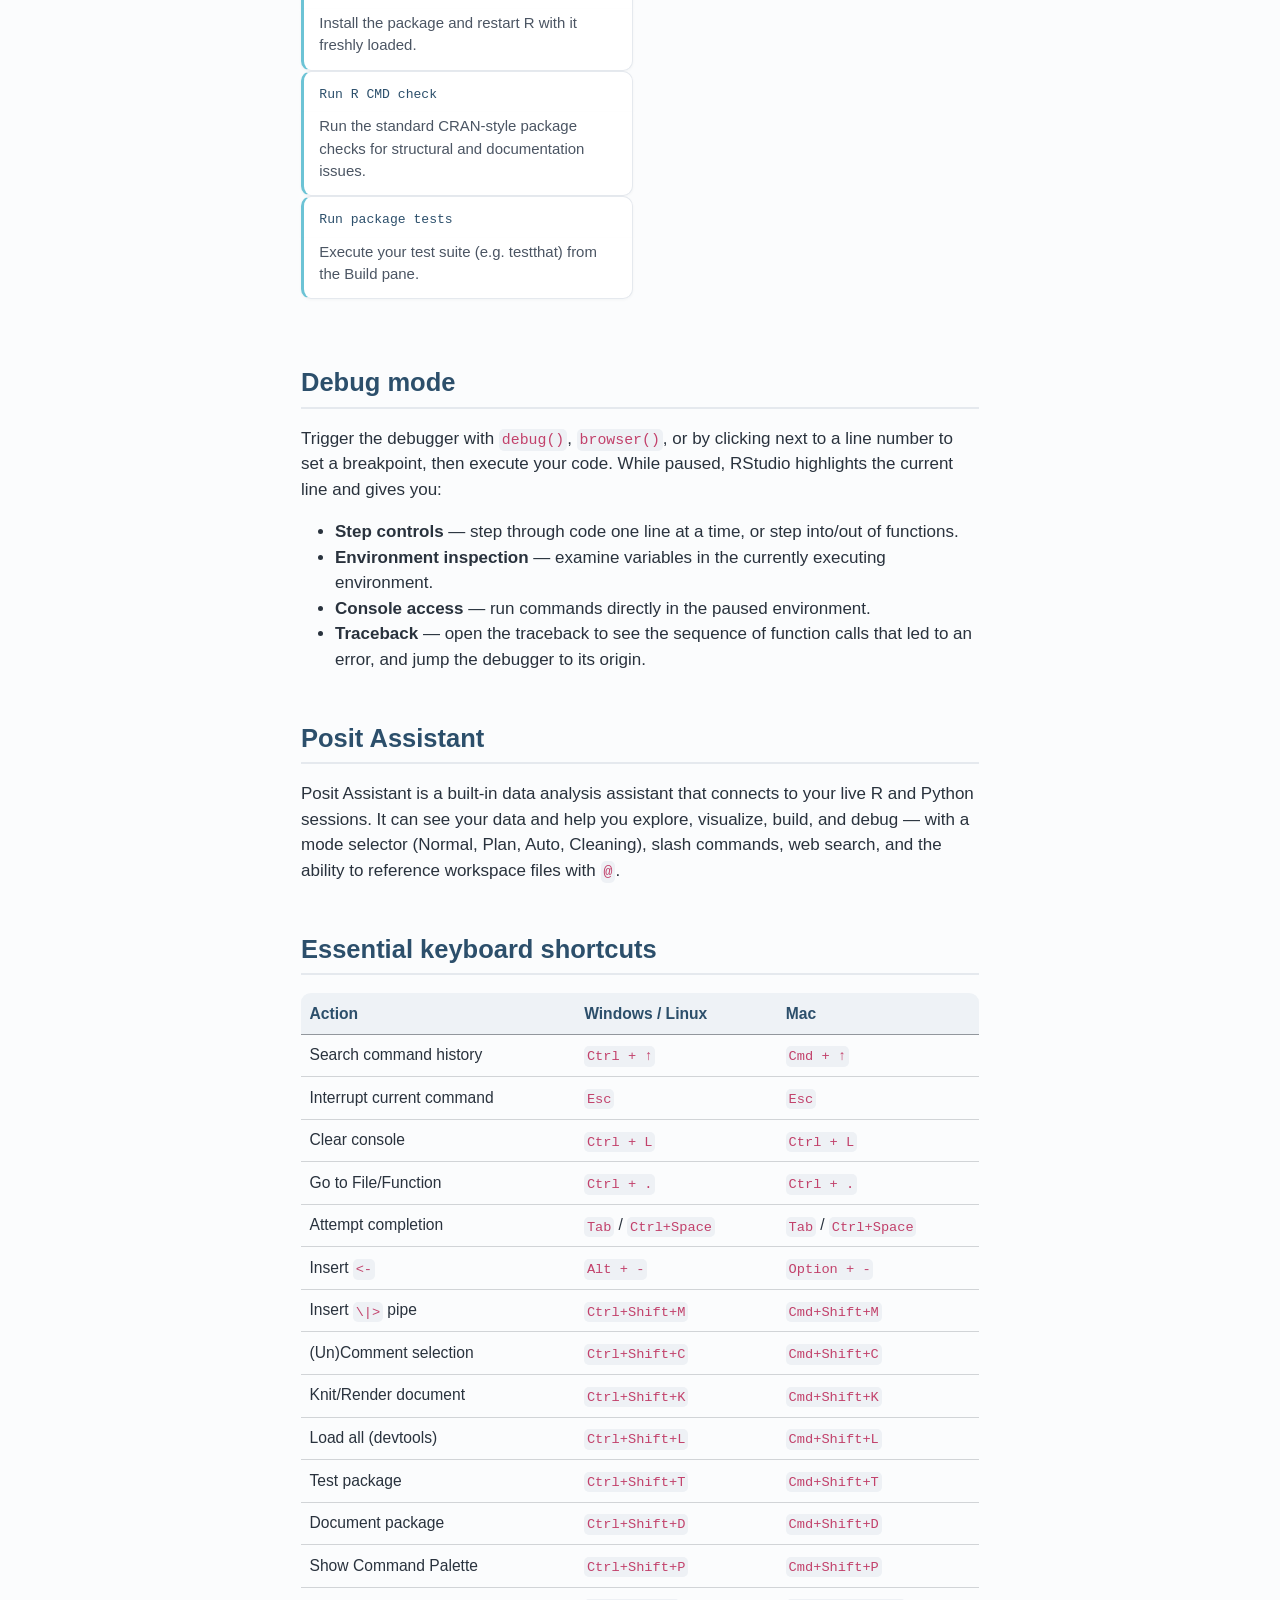
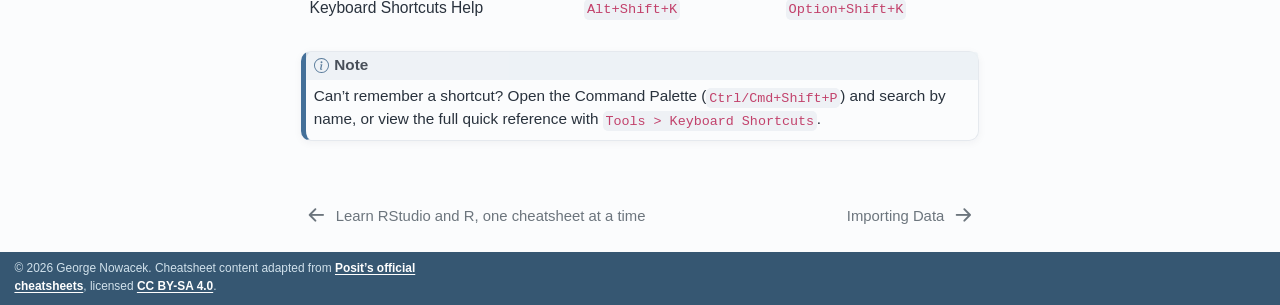
<file: docs/rstudio-ide.html>
<!DOCTYPE html>
<html xmlns="http://www.w3.org/1999/xhtml" lang="en" xml:lang="en"><head>

<meta charset="utf-8">
<meta name="generator" content="quarto-1.10.18">

<meta name="viewport" content="width=device-width, initial-scale=1.0, user-scalable=yes">


<title>RStudio IDE – R &amp; RStudio Support</title>
<style>
/* Default styles provided by pandoc.
** See https://pandoc.org/MANUAL.html#variables-for-html for config info.
*/
span.smallcaps{font-variant: small-caps;}
div.columns{display: flex; gap: 1.5em;}
div.column{flex: auto;}
@media screen {
div.columns{gap: min(4vw, 1.5em);}
div.column{overflow-x: auto;}
}
div.hanging-indent{margin-left: 1.5em; text-indent: -1.5em;}
ul.task-list{list-style: none;}
ul.task-list li input[type="checkbox"] {
  width: 0.8em;
  margin: 0 0.8em 0.2em -1em; /* quarto-specific, see https://github.com/quarto-dev/quarto-cli/issues/4556 */ 
  vertical-align: middle;
}
</style>


<script src="site_libs/quarto-nav/quarto-nav.js"></script>
<script src="site_libs/quarto-nav/headroom.min.js"></script>
<script src="site_libs/clipboard/clipboard.min.js"></script>
<script src="site_libs/quarto-search/autocomplete.umd.js"></script>
<script src="site_libs/quarto-search/fuse.min.js"></script>
<script src="site_libs/quarto-search/quarto-search.js"></script>
<meta name="quarto:offset" content="./">
<link href="./data-import.html" rel="next">
<link href="./index.html" rel="prev">
<link href="./favicon.svg" rel="icon" type="image/svg+xml">
<script src="site_libs/quarto-html/quarto.js" type="module"></script>
<script src="site_libs/quarto-html/tabsets/tabsets.js" type="module"></script>
<script src="site_libs/quarto-html/popper.min.js"></script>
<script src="site_libs/quarto-html/tippy.umd.min.js"></script>
<script src="site_libs/quarto-html/anchor.min.js"></script>
<link href="site_libs/quarto-html/tippy.css" rel="stylesheet">
<link href="site_libs/quarto-html/quarto-syntax-highlighting-53dc85963c67a221f6f2030af840abbe.css" rel="stylesheet" id="quarto-text-highlighting-styles">
<script src="site_libs/bootstrap/bootstrap.min.js"></script>
<link href="site_libs/bootstrap/bootstrap-icons.css" rel="stylesheet">
<link href="site_libs/bootstrap/bootstrap-504393f66f1ad4fdf8ab1cc0ffcbb41a.min.css" rel="stylesheet" append-hash="true" id="quarto-bootstrap" data-mode="light">
<script id="quarto-search-options" type="application/json">{
  "location": "navbar",
  "copy-button": false,
  "collapse-after": 3,
  "panel-placement": "end",
  "type": "overlay",
  "limit": 50,
  "keyboard-shortcut": [
    "f",
    "/",
    "s"
  ],
  "show-item-context": false,
  "language": {
    "search-no-results-text": "No results",
    "search-matching-documents-text": "matching documents",
    "search-copy-link-title": "Copy link to search",
    "search-hide-matches-text": "Hide additional matches",
    "search-more-match-text": "more match in this document",
    "search-more-matches-text": "more matches in this document",
    "search-clear-button-title": "Clear",
    "search-text-placeholder": "",
    "search-detached-cancel-button-title": "Cancel",
    "search-submit-button-title": "Submit",
    "search-label": "Search"
  }
}</script>
<style>html{ scroll-behavior: smooth; }</style>


<link rel="stylesheet" href="styles.css">
</head>

<body class="nav-sidebar floating nav-fixed quarto-light">

<div id="quarto-search-results"></div>
  <header id="quarto-header" class="headroom fixed-top quarto-banner">
    <nav class="navbar navbar-expand-lg " data-bs-theme="dark">
      <div class="navbar-container container-fluid">
      <div class="navbar-brand-container mx-auto">
    <a href="./index.html" class="navbar-brand navbar-brand-logo">
    <img src="./favicon.svg" alt="" class="navbar-logo light-content">
    <img src="./favicon.svg" alt="" class="navbar-logo dark-content">
    </a>
    <a class="navbar-brand" href="./index.html">
    <span class="navbar-title">R &amp; RStudio Support</span>
    </a>
  </div>
            <div id="quarto-search" class="" title="Search"></div>
          <button class="navbar-toggler" type="button" data-bs-toggle="collapse" data-bs-target="#navbarCollapse" aria-controls="navbarCollapse" role="menu" aria-expanded="false" aria-label="Toggle navigation" onclick="if (window.quartoToggleHeadroom) { window.quartoToggleHeadroom(); }">
  <span class="navbar-toggler-icon"></span>
</button>
          <div class="collapse navbar-collapse" id="navbarCollapse">
            <ul class="navbar-nav navbar-nav-scroll me-auto">
  <li class="nav-item">
    <a class="nav-link active" href="./index.html" aria-current="page"> 
<span class="menu-text">Home</span></a>
  </li>  
</ul>
            <ul class="navbar-nav navbar-nav-scroll ms-auto">
  <li class="nav-item compact">
    <a class="nav-link" href="https://github.com/ganowacek/r-support"> <i class="bi bi-github" role="img" aria-label="GitHub repository">
</i> 
<span class="menu-text"></span></a>
  </li>  
</ul>
          </div> <!-- /navcollapse -->
            <div class="quarto-navbar-tools">
</div>
      </div> <!-- /container-fluid -->
    </nav>
  <nav class="quarto-secondary-nav">
    <div class="container-fluid d-flex">
      <button type="button" class="quarto-btn-toggle btn" data-bs-toggle="collapse" role="button" data-bs-target=".quarto-sidebar-collapse-item" aria-controls="quarto-sidebar" aria-expanded="false" aria-label="Toggle sidebar navigation" onclick="if (window.quartoToggleHeadroom) { window.quartoToggleHeadroom(); }">
        <i class="bi bi-layout-text-sidebar-reverse"></i>
      </button>
        <a class="flex-grow-1 no-decor" role="navigation" data-bs-toggle="collapse" data-bs-target=".quarto-sidebar-collapse-item" aria-controls="quarto-sidebar" aria-expanded="false" aria-label="Toggle sidebar navigation" onclick="if (window.quartoToggleHeadroom) { window.quartoToggleHeadroom(); }">      
          <h1 class="quarto-secondary-nav-title">RStudio IDE</h1>
        </a>     
      <button type="button" class="btn quarto-search-button" aria-label="Search" onclick="window.quartoOpenSearch();">
        <i class="bi bi-search"></i>
      </button>
    </div>
  </nav>
</header>
<!-- content -->
<header id="title-block-header" class="quarto-title-block default page-columns page-full">
  <div class="quarto-title-banner page-columns page-full">
    <div class="quarto-title column-body">
      <h1 class="title d-none d-lg-block">RStudio IDE</h1>
            <p class="subtitle lead">Panes, source editor, projects, version control, debugging, and keyboard shortcuts</p>
                      </div>
  </div>
    
  
  <div class="quarto-title-meta">

      
    
      
    </div>
    
  
  </header><div id="quarto-content" class="quarto-container page-columns page-rows-contents page-layout-article page-navbar">
<!-- sidebar -->
  <nav id="quarto-sidebar" class="sidebar collapse collapse-horizontal quarto-sidebar-collapse-item sidebar-navigation floating overflow-auto">
        <div class="mt-2 flex-shrink-0 align-items-center">
        <div class="sidebar-search">
        <div id="quarto-search" class="" title="Search"></div>
        </div>
        </div>
    <div class="sidebar-menu-container"> 
    <ul class="list-unstyled mt-1">
        <li class="sidebar-item">
  <div class="sidebar-item-container"> 
  <a href="./index.html" class="sidebar-item-text sidebar-link">
 <span class="menu-text">Learn RStudio and R, one cheatsheet at a time</span></a>
  </div>
</li>
        <li class="sidebar-item sidebar-item-section">
      <div class="sidebar-item-container"> 
            <a class="sidebar-item-text sidebar-link text-start" data-bs-toggle="collapse" data-bs-target="#quarto-sidebar-section-1" role="navigation" aria-expanded="true">
 <span class="menu-text">Getting Started</span></a>
          <a class="sidebar-item-toggle text-start" data-bs-toggle="collapse" data-bs-target="#quarto-sidebar-section-1" role="navigation" aria-expanded="true" aria-label="Toggle section">
            <i class="bi bi-chevron-right ms-2"></i>
          </a> 
      </div>
      <ul id="quarto-sidebar-section-1" class="collapse list-unstyled sidebar-section depth1 show">  
          <li class="sidebar-item">
  <div class="sidebar-item-container"> 
  <a href="./rstudio-ide.html" class="sidebar-item-text sidebar-link active">
 <span class="menu-text">RStudio IDE</span></a>
  </div>
</li>
      </ul>
  </li>
        <li class="sidebar-item sidebar-item-section">
      <div class="sidebar-item-container"> 
            <a class="sidebar-item-text sidebar-link text-start collapsed" data-bs-toggle="collapse" data-bs-target="#quarto-sidebar-section-2" role="navigation" aria-expanded="false">
 <span class="menu-text">Import &amp; Tidy</span></a>
          <a class="sidebar-item-toggle text-start collapsed" data-bs-toggle="collapse" data-bs-target="#quarto-sidebar-section-2" role="navigation" aria-expanded="false" aria-label="Toggle section">
            <i class="bi bi-chevron-right ms-2"></i>
          </a> 
      </div>
      <ul id="quarto-sidebar-section-2" class="collapse list-unstyled sidebar-section depth1 ">  
          <li class="sidebar-item">
  <div class="sidebar-item-container"> 
  <a href="./data-import.html" class="sidebar-item-text sidebar-link">
 <span class="menu-text">Importing Data</span></a>
  </div>
</li>
          <li class="sidebar-item">
  <div class="sidebar-item-container"> 
  <a href="./data-transformation.html" class="sidebar-item-text sidebar-link">
 <span class="menu-text">Transforming Data with dplyr</span></a>
  </div>
</li>
      </ul>
  </li>
        <li class="sidebar-item sidebar-item-section">
      <div class="sidebar-item-container"> 
            <a class="sidebar-item-text sidebar-link text-start collapsed" data-bs-toggle="collapse" data-bs-target="#quarto-sidebar-section-3" role="navigation" aria-expanded="false">
 <span class="menu-text">Working with Data</span></a>
          <a class="sidebar-item-toggle text-start collapsed" data-bs-toggle="collapse" data-bs-target="#quarto-sidebar-section-3" role="navigation" aria-expanded="false" aria-label="Toggle section">
            <i class="bi bi-chevron-right ms-2"></i>
          </a> 
      </div>
      <ul id="quarto-sidebar-section-3" class="collapse list-unstyled sidebar-section depth1 ">  
          <li class="sidebar-item">
  <div class="sidebar-item-container"> 
  <a href="./strings.html" class="sidebar-item-text sidebar-link">
 <span class="menu-text">String Manipulation with stringr</span></a>
  </div>
</li>
          <li class="sidebar-item">
  <div class="sidebar-item-container"> 
  <a href="./factors.html" class="sidebar-item-text sidebar-link">
 <span class="menu-text">Factors with forcats</span></a>
  </div>
</li>
      </ul>
  </li>
        <li class="sidebar-item sidebar-item-section">
      <div class="sidebar-item-container"> 
            <a class="sidebar-item-text sidebar-link text-start collapsed" data-bs-toggle="collapse" data-bs-target="#quarto-sidebar-section-4" role="navigation" aria-expanded="false">
 <span class="menu-text">Visualize</span></a>
          <a class="sidebar-item-toggle text-start collapsed" data-bs-toggle="collapse" data-bs-target="#quarto-sidebar-section-4" role="navigation" aria-expanded="false" aria-label="Toggle section">
            <i class="bi bi-chevron-right ms-2"></i>
          </a> 
      </div>
      <ul id="quarto-sidebar-section-4" class="collapse list-unstyled sidebar-section depth1 ">  
          <li class="sidebar-item">
  <div class="sidebar-item-container"> 
  <a href="./data-visualization.html" class="sidebar-item-text sidebar-link">
 <span class="menu-text">Data Visualization with ggplot2</span></a>
  </div>
</li>
      </ul>
  </li>
    </ul>
    </div>
</nav>
<div id="quarto-sidebar-glass" class="quarto-sidebar-collapse-item" data-bs-toggle="collapse" data-bs-target=".quarto-sidebar-collapse-item"></div>
<!-- margin-sidebar -->
    <div id="quarto-margin-sidebar" class="sidebar margin-sidebar">
        <nav id="TOC" role="doc-toc" class="toc-active">
    <h2 id="toc-title">On this page</h2>
   
  <ul>
  <li><a href="#the-four-panes" id="toc-the-four-panes" class="nav-link active" data-scroll-target="#the-four-panes">The four panes</a></li>
  <li><a href="#documents-and-apps" id="toc-documents-and-apps" class="nav-link" data-scroll-target="#documents-and-apps">Documents and apps</a></li>
  <li><a href="#projects" id="toc-projects" class="nav-link" data-scroll-target="#projects">Projects</a></li>
  <li><a href="#version-control-git" id="toc-version-control-git" class="nav-link" data-scroll-target="#version-control-git">Version control (Git)</a></li>
  <li><a href="#package-development" id="toc-package-development" class="nav-link" data-scroll-target="#package-development">Package development</a></li>
  <li><a href="#debug-mode" id="toc-debug-mode" class="nav-link" data-scroll-target="#debug-mode">Debug mode</a></li>
  <li><a href="#posit-assistant" id="toc-posit-assistant" class="nav-link" data-scroll-target="#posit-assistant">Posit Assistant</a></li>
  <li><a href="#essential-keyboard-shortcuts" id="toc-essential-keyboard-shortcuts" class="nav-link" data-scroll-target="#essential-keyboard-shortcuts">Essential keyboard shortcuts</a></li>
  </ul>
</nav>
    </div>
<!-- main -->
<main class="content quarto-banner-title-block" id="quarto-document-content">





<p>RStudio is an integrated development environment (IDE) for R. It wraps the R console in four main panes — Source, Console, Environment/History, and Files/Plots/Packages/Help — plus tools for projects, version control, package development, and debugging.</p>
<div class="source-note">
<p>📄 Based on the RStudio IDE cheatsheet, RStudio 2026.07.1</p>
</div>
<section id="the-four-panes" class="level2">
<h2 class="anchored" data-anchor-id="the-four-panes">The four panes</h2>
<p>By default RStudio arranges its panes in a 2×2 grid. Drag pane boundaries to resize, or use the maximize/minimize icons on each pane’s toolbar.</p>
<div class="fn-ref">
<dl>
<dt><code>Source Editor</code></dt>
<dd>
Where you write and edit scripts (<code>.R</code>), R Markdown/Quarto documents, Shiny apps, and more. Includes syntax highlighting, tab completion, code diagnostics, multi-cursor editing (<code>Alt/Option + drag</code>), and a file outline for jumping to functions or sections.
</dd>
<dt><code>Console / Terminal / Jobs</code></dt>
<dd>
Run R code interactively in the Console, use the Terminal tab for shell commands, and run long scripts in the background with Jobs so your console stays free.
</dd>
<dt><code>Environment / History / Connections</code></dt>
<dd>
Environment lists your saved objects by type, with tools to load/save the workspace and clear it. History shows past commands you can re-run or copy. Connections manages external databases.
</dd>
<dt><code>Files / Plots / Packages / Help / Viewer</code></dt>
<dd>
Files is a browser keyed to your working directory. Plots shows a history of your graphics. Packages lists and manages installed packages. Help displays documentation. Viewer renders HTML content like Shiny apps and R Markdown/Quarto output.
</dd>
</dl>
</div>
</section>
<section id="documents-and-apps" class="level2">
<h2 class="anchored" data-anchor-id="documents-and-apps">Documents and apps</h2>
<p>RStudio recognizes file types and opens them with the right tools automatically.</p>
<table class="caption-top table">
<colgroup>
<col style="width: 50%">
<col style="width: 50%">
</colgroup>
<thead>
<tr class="header">
<th>File / project type</th>
<th>What RStudio gives you</th>
</tr>
</thead>
<tbody>
<tr class="odd">
<td>R scripts (<code>.R</code>)</td>
<td>Run selected code, re-run previous code, source with/without echo, or as a local job.</td>
</tr>
<tr class="even">
<td>R Markdown / Quarto (<code>.Rmd</code>, <code>.qmd</code>)</td>
<td>Knit/render button, chunk execution controls, spell check, and a Visual Editor for WYSIWYG markdown editing.</td>
</tr>
<tr class="odd">
<td>Shiny apps (<code>app.R</code>, or <code>ui.R</code> + <code>server.R</code> + <code>global.R</code>)</td>
<td>A <strong>Run App</strong> button, a chooser for where to view the app (window, viewer pane, or browser), and one-click publishing to shinyapps.io or Posit Connect.</td>
</tr>
<tr class="even">
<td>R packages</td>
<td>A Build pane with Install &amp; Restart, <code>devtools::load_all()</code>, <code>R CMD check</code>, and package tests, plus Roxygen-based documentation.</td>
</tr>
</tbody>
</table>
<div class="callout callout-style-default callout-tip callout-titled">
<div class="callout-header d-flex align-content-center">
<div class="callout-icon-container">
<i class="callout-icon"></i>
</div>
<div class="callout-title-container flex-fill">
Tip
</div>
</div>
<div class="callout-body-container callout-body">
<p>The <strong>Visual Editor</strong> for R Markdown/Quarto behaves like a word processor: format text, insert tables, citations, and equations, and it stays in sync with the underlying markdown source.</p>
</div>
</div>
</section>
<section id="projects" class="level2">
<h2 class="anchored" data-anchor-id="projects">Projects</h2>
<p>Create a project with <code>File &gt; New Project</code>. RStudio saves the call history, workspace, and working directory associated with a project and reloads them each time you reopen it — this keeps unrelated analyses cleanly separated. Projects can also be shared with collaborators, run in multiple simultaneous R sessions, and switched between different R versions.</p>
</section>
<section id="version-control-git" class="level2">
<h2 class="anchored" data-anchor-id="version-control-git">Version control (Git)</h2>
<p>Turn on Git integration at <code>Tools &gt; Project Options &gt; Git/SVN</code>. The Git pane shows file status at a glance and lets you stage, commit, and push/pull without leaving RStudio.</p>
<table class="caption-top table">
<thead>
<tr class="header">
<th>Status letter</th>
<th>Meaning</th>
</tr>
</thead>
<tbody>
<tr class="odd">
<td><strong>A</strong></td>
<td>Added</td>
</tr>
<tr class="even">
<td><strong>D</strong></td>
<td>Deleted</td>
</tr>
<tr class="odd">
<td><strong>M</strong></td>
<td>Modified</td>
</tr>
<tr class="even">
<td><strong>R</strong></td>
<td>Renamed</td>
</tr>
<tr class="odd">
<td><strong>?</strong></td>
<td>Untracked</td>
</tr>
</tbody>
</table>
<p>Stage files, commit with a message, view file diffs, browse commit history, and push/pull to a remote — all from the Git pane toolbar. An embedded shell is also available for anything not covered by the GUI.</p>
</section>
<section id="package-development" class="level2">
<h2 class="anchored" data-anchor-id="package-development">Package development</h2>
<p>Start a new package with <code>File &gt; New Project &gt; New Directory &gt; R Package</code>, then enable Roxygen documentation at <code>Tools &gt; Project Options &gt; Build Tools</code>. The Build pane gives you:</p>
<div class="fn-ref">
<dl>
<dt><code>devtools::load_all()</code></dt>
<dd>
Reload the package’s changed code without a full install — the fastest development loop.
</dd>
<dt><code>Install and Restart</code></dt>
<dd>
Install the package and restart R with it freshly loaded.
</dd>
<dt><code>Run R CMD check</code></dt>
<dd>
Run the standard CRAN-style package checks for structural and documentation issues.
</dd>
<dt><code>Run package tests</code></dt>
<dd>
Execute your test suite (e.g.&nbsp;testthat) from the Build pane.
</dd>
</dl>
</div>
</section>
<section id="debug-mode" class="level2">
<h2 class="anchored" data-anchor-id="debug-mode">Debug mode</h2>
<p>Trigger the debugger with <code>debug()</code>, <code>browser()</code>, or by clicking next to a line number to set a breakpoint, then execute your code. While paused, RStudio highlights the current line and gives you:</p>
<ul>
<li><strong>Step controls</strong> — step through code one line at a time, or step into/out of functions.</li>
<li><strong>Environment inspection</strong> — examine variables in the currently executing environment.</li>
<li><strong>Console access</strong> — run commands directly in the paused environment.</li>
<li><strong>Traceback</strong> — open the traceback to see the sequence of function calls that led to an error, and jump the debugger to its origin.</li>
</ul>
</section>
<section id="posit-assistant" class="level2">
<h2 class="anchored" data-anchor-id="posit-assistant">Posit Assistant</h2>
<p>Posit Assistant is a built-in data analysis assistant that connects to your live R and Python sessions. It can see your data and help you explore, visualize, build, and debug — with a mode selector (Normal, Plan, Auto, Cleaning), slash commands, web search, and the ability to reference workspace files with <code>@</code>.</p>
</section>
<section id="essential-keyboard-shortcuts" class="level2">
<h2 class="anchored" data-anchor-id="essential-keyboard-shortcuts">Essential keyboard shortcuts</h2>
<table class="caption-top table">
<thead>
<tr class="header">
<th>Action</th>
<th>Windows / Linux</th>
<th>Mac</th>
</tr>
</thead>
<tbody>
<tr class="odd">
<td>Search command history</td>
<td><code>Ctrl + ↑</code></td>
<td><code>Cmd + ↑</code></td>
</tr>
<tr class="even">
<td>Interrupt current command</td>
<td><code>Esc</code></td>
<td><code>Esc</code></td>
</tr>
<tr class="odd">
<td>Clear console</td>
<td><code>Ctrl + L</code></td>
<td><code>Ctrl + L</code></td>
</tr>
<tr class="even">
<td>Go to File/Function</td>
<td><code>Ctrl + .</code></td>
<td><code>Ctrl + .</code></td>
</tr>
<tr class="odd">
<td>Attempt completion</td>
<td><code>Tab</code> / <code>Ctrl+Space</code></td>
<td><code>Tab</code> / <code>Ctrl+Space</code></td>
</tr>
<tr class="even">
<td>Insert <code>&lt;-</code></td>
<td><code>Alt + -</code></td>
<td><code>Option + -</code></td>
</tr>
<tr class="odd">
<td>Insert <code>\|&gt;</code> pipe</td>
<td><code>Ctrl+Shift+M</code></td>
<td><code>Cmd+Shift+M</code></td>
</tr>
<tr class="even">
<td>(Un)Comment selection</td>
<td><code>Ctrl+Shift+C</code></td>
<td><code>Cmd+Shift+C</code></td>
</tr>
<tr class="odd">
<td>Knit/Render document</td>
<td><code>Ctrl+Shift+K</code></td>
<td><code>Cmd+Shift+K</code></td>
</tr>
<tr class="even">
<td>Load all (devtools)</td>
<td><code>Ctrl+Shift+L</code></td>
<td><code>Cmd+Shift+L</code></td>
</tr>
<tr class="odd">
<td>Test package</td>
<td><code>Ctrl+Shift+T</code></td>
<td><code>Cmd+Shift+T</code></td>
</tr>
<tr class="even">
<td>Document package</td>
<td><code>Ctrl+Shift+D</code></td>
<td><code>Cmd+Shift+D</code></td>
</tr>
<tr class="odd">
<td>Show Command Palette</td>
<td><code>Ctrl+Shift+P</code></td>
<td><code>Cmd+Shift+P</code></td>
</tr>
<tr class="even">
<td>Keyboard Shortcuts Help</td>
<td><code>Alt+Shift+K</code></td>
<td><code>Option+Shift+K</code></td>
</tr>
</tbody>
</table>
<div class="callout callout-style-default callout-note callout-titled">
<div class="callout-header d-flex align-content-center">
<div class="callout-icon-container">
<i class="callout-icon"></i>
</div>
<div class="callout-title-container flex-fill">
Note
</div>
</div>
<div class="callout-body-container callout-body">
<p>Can’t remember a shortcut? Open the Command Palette (<code>Ctrl/Cmd+Shift+P</code>) and search by name, or view the full quick reference with <code>Tools &gt; Keyboard Shortcuts</code>.</p>
</div>
</div>


</section>

</main> <!-- /main -->
<script id="quarto-html-after-body" type="application/javascript">
  window.document.addEventListener("DOMContentLoaded", function (event) {
    const icon = "";
    const anchorJS = new window.AnchorJS();
    anchorJS.options = {
      placement: 'right',
      icon: icon
    };
    anchorJS.add('.anchored');
    const isCodeAnnotation = (el) => {
      for (const clz of el.classList) {
        if (clz.startsWith('code-annotation-')) {                     
          return true;
        }
      }
      return false;
    }
    const onCopySuccess = function(e) {
      // button target
      const button = e.trigger;
      // don't keep focus
      button.blur();
      // flash "checked"
      button.classList.add('code-copy-button-checked');
      var currentTitle = button.getAttribute("title");
      button.setAttribute("title", "Copied!");
      let tooltip;
      if (window.bootstrap) {
        button.setAttribute("data-bs-toggle", "tooltip");
        button.setAttribute("data-bs-placement", "left");
        button.setAttribute("data-bs-title", "Copied!");
        tooltip = new bootstrap.Tooltip(button, 
          { trigger: "manual", 
            customClass: "code-copy-button-tooltip",
            offset: [0, -8]});
        tooltip.show();    
      }
      setTimeout(function() {
        if (tooltip) {
          tooltip.hide();
          button.removeAttribute("data-bs-title");
          button.removeAttribute("data-bs-toggle");
          button.removeAttribute("data-bs-placement");
        }
        button.setAttribute("title", currentTitle);
        button.classList.remove('code-copy-button-checked');
      }, 1000);
      // clear code selection
      e.clearSelection();
    }
    const getTextToCopy = function(trigger) {
      const outerScaffold = trigger.parentElement.cloneNode(true);
      const codeEl = outerScaffold.querySelector('code');
      for (const childEl of codeEl.children) {
        if (isCodeAnnotation(childEl)) {
          childEl.remove();
        }
      }
      return codeEl.innerText;
    }
    const clipboard = new window.ClipboardJS('.code-copy-button:not([data-in-quarto-modal])', {
      text: getTextToCopy
    });
    clipboard.on('success', onCopySuccess);
    if (window.document.getElementById('quarto-embedded-source-code-modal')) {
      const clipboardModal = new window.ClipboardJS('.code-copy-button[data-in-quarto-modal]', {
        text: getTextToCopy,
        container: window.document.getElementById('quarto-embedded-source-code-modal')
      });
      clipboardModal.on('success', onCopySuccess);
    }
      var localhostRegex = new RegExp(/^(?:http|https):\/\/localhost\:?[0-9]*\//);
      var mailtoRegex = new RegExp(/^mailto:/);
        var filterRegex = new RegExp("https:\/\/ganowacek\.github\.io\/r-support\/");
      var isInternal = (href) => {
          return filterRegex.test(href) || localhostRegex.test(href) || mailtoRegex.test(href);
      }
      // Inspect non-navigation links and adorn them if external
     var links = window.document.querySelectorAll('a[href]:not(.nav-link):not(.navbar-brand):not(.toc-action):not(.sidebar-link):not(.sidebar-item-toggle):not(.pagination-link):not(.no-external):not([aria-hidden]):not(.dropdown-item):not(.quarto-navigation-tool):not(.about-link)');
      for (var i=0; i<links.length; i++) {
        const link = links[i];
        if (!isInternal(link.href)) {
          // undo the damage that might have been done by quarto-nav.js in the case of
          // links that we want to consider external
          if (link.dataset.originalHref !== undefined) {
            link.href = link.dataset.originalHref;
          }
            // target, if specified
            link.setAttribute("target", "_blank");
            if (link.getAttribute("rel") === null) {
              link.setAttribute("rel", "noopener");
            }
        }
      }
    function tippyHover(el, contentFn, onTriggerFn, onUntriggerFn) {
      const config = {
        allowHTML: true,
        maxWidth: 500,
        delay: 100,
        arrow: false,
        appendTo: function(el) {
            return el.parentElement;
        },
        interactive: true,
        interactiveBorder: 10,
        theme: 'quarto',
        placement: 'bottom-start',
      };
      if (contentFn) {
        config.content = contentFn;
      }
      if (onTriggerFn) {
        config.onTrigger = onTriggerFn;
      }
      if (onUntriggerFn) {
        config.onUntrigger = onUntriggerFn;
      }
      window.tippy(el, config); 
    }
    const noterefs = window.document.querySelectorAll('a[role="doc-noteref"]');
    for (var i=0; i<noterefs.length; i++) {
      const ref = noterefs[i];
      tippyHover(ref, function() {
        // use id or data attribute instead here
        let href = ref.getAttribute('data-footnote-href') || ref.getAttribute('href');
        try { href = new URL(href).hash; } catch {}
        const id = href.replace(/^#\/?/, "");
        const note = window.document.getElementById(id);
        if (note) {
          return note.innerHTML;
        } else {
          return "";
        }
      });
    }
    const xrefs = window.document.querySelectorAll('a.quarto-xref');
    const processXRef = (id, note) => {
      // Strip column container classes
      const stripColumnClz = (el) => {
        el.classList.remove("page-full", "page-columns");
        if (el.children) {
          for (const child of el.children) {
            stripColumnClz(child);
          }
        }
      }
      stripColumnClz(note)
      if (id === null || id.startsWith('sec-')) {
        // Special case sections, only their first couple elements
        const container = document.createElement("div");
        if (note.children && note.children.length > 2) {
          container.appendChild(note.children[0].cloneNode(true));
          for (let i = 1; i < note.children.length; i++) {
            const child = note.children[i];
            if (child.tagName === "P" && child.innerText === "") {
              continue;
            } else {
              container.appendChild(child.cloneNode(true));
              break;
            }
          }
          if (window.Quarto?.typesetMath) {
            window.Quarto.typesetMath(container);
          }
          return container.innerHTML
        } else {
          if (window.Quarto?.typesetMath) {
            window.Quarto.typesetMath(note);
          }
          return note.innerHTML;
        }
      } else {
        // Remove any anchor links if they are present
        const anchorLink = note.querySelector('a.anchorjs-link');
        if (anchorLink) {
          anchorLink.remove();
        }
        if (window.Quarto?.typesetMath) {
          window.Quarto.typesetMath(note);
        }
        if (note.classList.contains("callout")) {
          return note.outerHTML;
        } else {
          return note.innerHTML;
        }
      }
    }
    for (var i=0; i<xrefs.length; i++) {
      const xref = xrefs[i];
      tippyHover(xref, undefined, function(instance) {
        instance.disable();
        let url = xref.getAttribute('href');
        let hash = undefined; 
        if (url.startsWith('#')) {
          hash = url;
        } else {
          try { hash = new URL(url).hash; } catch {}
        }
        if (hash) {
          const id = hash.replace(/^#\/?/, "");
          const note = window.document.getElementById(id);
          if (note !== null) {
            try {
              const html = processXRef(id, note.cloneNode(true));
              instance.setContent(html);
            } finally {
              instance.enable();
              instance.show();
            }
          } else {
            // See if we can fetch this
            fetch(url.split('#')[0])
            .then(res => res.text())
            .then(html => {
              const parser = new DOMParser();
              const htmlDoc = parser.parseFromString(html, "text/html");
              const note = htmlDoc.getElementById(id);
              if (note !== null) {
                const html = processXRef(id, note);
                instance.setContent(html);
              } 
            }).finally(() => {
              instance.enable();
              instance.show();
            });
          }
        } else {
          // See if we can fetch a full url (with no hash to target)
          // This is a special case and we should probably do some content thinning / targeting
          fetch(url)
          .then(res => res.text())
          .then(html => {
            const parser = new DOMParser();
            const htmlDoc = parser.parseFromString(html, "text/html");
            const note = htmlDoc.querySelector('main.content');
            if (note !== null) {
              // This should only happen for chapter cross references
              // (since there is no id in the URL)
              // remove the first header
              if (note.children.length > 0 && note.children[0].tagName === "HEADER") {
                note.children[0].remove();
              }
              const html = processXRef(null, note);
              instance.setContent(html);
            } 
          }).finally(() => {
            instance.enable();
            instance.show();
          });
        }
      }, function(instance) {
      });
    }
        let selectedAnnoteEl;
        const selectorForAnnotation = ( cell, annotation) => {
          let cellAttr = 'data-code-cell="' + cell + '"';
          let lineAttr = 'data-code-annotation="' +  annotation + '"';
          const selector = 'span[' + cellAttr + '][' + lineAttr + ']';
          return selector;
        }
        const selectCodeLines = (annoteEl) => {
          const doc = window.document;
          const targetCell = annoteEl.getAttribute("data-target-cell");
          const targetAnnotation = annoteEl.getAttribute("data-target-annotation");
          const annoteSpan = window.document.querySelector(selectorForAnnotation(targetCell, targetAnnotation));
          const lines = annoteSpan.getAttribute("data-code-lines").split(",");
          const lineIds = lines.map((line) => {
            return targetCell + "-" + line;
          })
          let top = null;
          let height = null;
          let parent = null;
          if (lineIds.length > 0) {
              //compute the position of the single el (top and bottom and make a div)
              const el = window.document.getElementById(lineIds[0]);
              top = el.offsetTop;
              height = el.offsetHeight;
              parent = el.parentElement.parentElement;
            if (lineIds.length > 1) {
              const lastEl = window.document.getElementById(lineIds[lineIds.length - 1]);
              const bottom = lastEl.offsetTop + lastEl.offsetHeight;
              height = bottom - top;
            }
            if (top !== null && height !== null && parent !== null) {
              // cook up a div (if necessary) and position it 
              let div = window.document.getElementById("code-annotation-line-highlight");
              if (div === null) {
                div = window.document.createElement("div");
                div.setAttribute("id", "code-annotation-line-highlight");
                div.style.position = 'absolute';
                parent.appendChild(div);
              }
              div.style.top = top - 2 + "px";
              div.style.height = height + 4 + "px";
              div.style.left = 0;
              let gutterDiv = window.document.getElementById("code-annotation-line-highlight-gutter");
              if (gutterDiv === null) {
                gutterDiv = window.document.createElement("div");
                gutterDiv.setAttribute("id", "code-annotation-line-highlight-gutter");
                gutterDiv.style.position = 'absolute';
                const codeCell = window.document.getElementById(targetCell);
                const gutter = codeCell.querySelector('.code-annotation-gutter');
                gutter.appendChild(gutterDiv);
              }
              gutterDiv.style.top = top - 2 + "px";
              gutterDiv.style.height = height + 4 + "px";
            }
            selectedAnnoteEl = annoteEl;
          }
        };
        const unselectCodeLines = () => {
          const elementsIds = ["code-annotation-line-highlight", "code-annotation-line-highlight-gutter"];
          elementsIds.forEach((elId) => {
            const div = window.document.getElementById(elId);
            if (div) {
              div.remove();
            }
          });
          selectedAnnoteEl = undefined;
        };
          // Handle positioning of the toggle
      window.addEventListener(
        "resize",
        throttle(() => {
          elRect = undefined;
          if (selectedAnnoteEl) {
            selectCodeLines(selectedAnnoteEl);
          }
        }, 10)
      );
      function throttle(fn, ms) {
      let throttle = false;
      let timer;
        return (...args) => {
          if(!throttle) { // first call gets through
              fn.apply(this, args);
              throttle = true;
          } else { // all the others get throttled
              if(timer) clearTimeout(timer); // cancel #2
              timer = setTimeout(() => {
                fn.apply(this, args);
                timer = throttle = false;
              }, ms);
          }
        };
      }
        // Attach click handler to the DT
        const annoteDls = window.document.querySelectorAll('dt[data-target-cell]');
        for (const annoteDlNode of annoteDls) {
          annoteDlNode.addEventListener('click', (event) => {
            const clickedEl = event.target;
            if (clickedEl !== selectedAnnoteEl) {
              unselectCodeLines();
              const activeEl = window.document.querySelector('dt[data-target-cell].code-annotation-active');
              if (activeEl) {
                activeEl.classList.remove('code-annotation-active');
              }
              selectCodeLines(clickedEl);
              clickedEl.classList.add('code-annotation-active');
            } else {
              // Unselect the line
              unselectCodeLines();
              clickedEl.classList.remove('code-annotation-active');
            }
          });
        }
    const findCites = (el) => {
      const parentEl = el.parentElement;
      if (parentEl) {
        const cites = parentEl.dataset.cites;
        if (cites) {
          return {
            el,
            cites: cites.split(' ')
          };
        } else {
          return findCites(el.parentElement)
        }
      } else {
        return undefined;
      }
    };
    var bibliorefs = window.document.querySelectorAll('a[role="doc-biblioref"]');
    for (var i=0; i<bibliorefs.length; i++) {
      const ref = bibliorefs[i];
      const citeInfo = findCites(ref);
      if (citeInfo) {
        tippyHover(citeInfo.el, function() {
          var popup = window.document.createElement('div');
          citeInfo.cites.forEach(function(cite) {
            var citeDiv = window.document.createElement('div');
            citeDiv.classList.add('hanging-indent');
            citeDiv.classList.add('csl-entry');
            var biblioDiv = window.document.getElementById('ref-' + cite);
            if (biblioDiv) {
              citeDiv.innerHTML = biblioDiv.innerHTML;
            }
            popup.appendChild(citeDiv);
          });
          return popup.innerHTML;
        });
      }
    }
  });
  </script>
<nav class="page-navigation">
  <div class="nav-page nav-page-previous">
      <a href="./index.html" class="pagination-link" aria-label="Learn RStudio and R, one cheatsheet at a time">
        <i class="bi bi-arrow-left-short"></i> <span class="nav-page-text">Learn RStudio and R, one cheatsheet at a time</span>
      </a>          
  </div>
  <div class="nav-page nav-page-next">
      <a href="./data-import.html" class="pagination-link" aria-label="Importing Data">
        <span class="nav-page-text">Importing Data</span> <i class="bi bi-arrow-right-short"></i>
      </a>
  </div>
</nav>
</div> <!-- /content -->
<footer class="footer">
  <div class="nav-footer">
    <div class="nav-footer-left">
<p>© 2026 George Nowacek. Cheatsheet content adapted from <a href="https://posit.co/resources/cheatsheets/">Posit’s official cheatsheets</a>, licensed <a href="https://creativecommons.org/licenses/by-sa/4.0/">CC BY-SA 4.0</a>.</p>
</div>   
    <div class="nav-footer-center">
      &nbsp;
    </div>
    <div class="nav-footer-right">
      &nbsp;
    </div>
  </div>
</footer>




<script src="site_libs/quarto-html/zenscroll-min.js"></script>
</body></html>
</file>
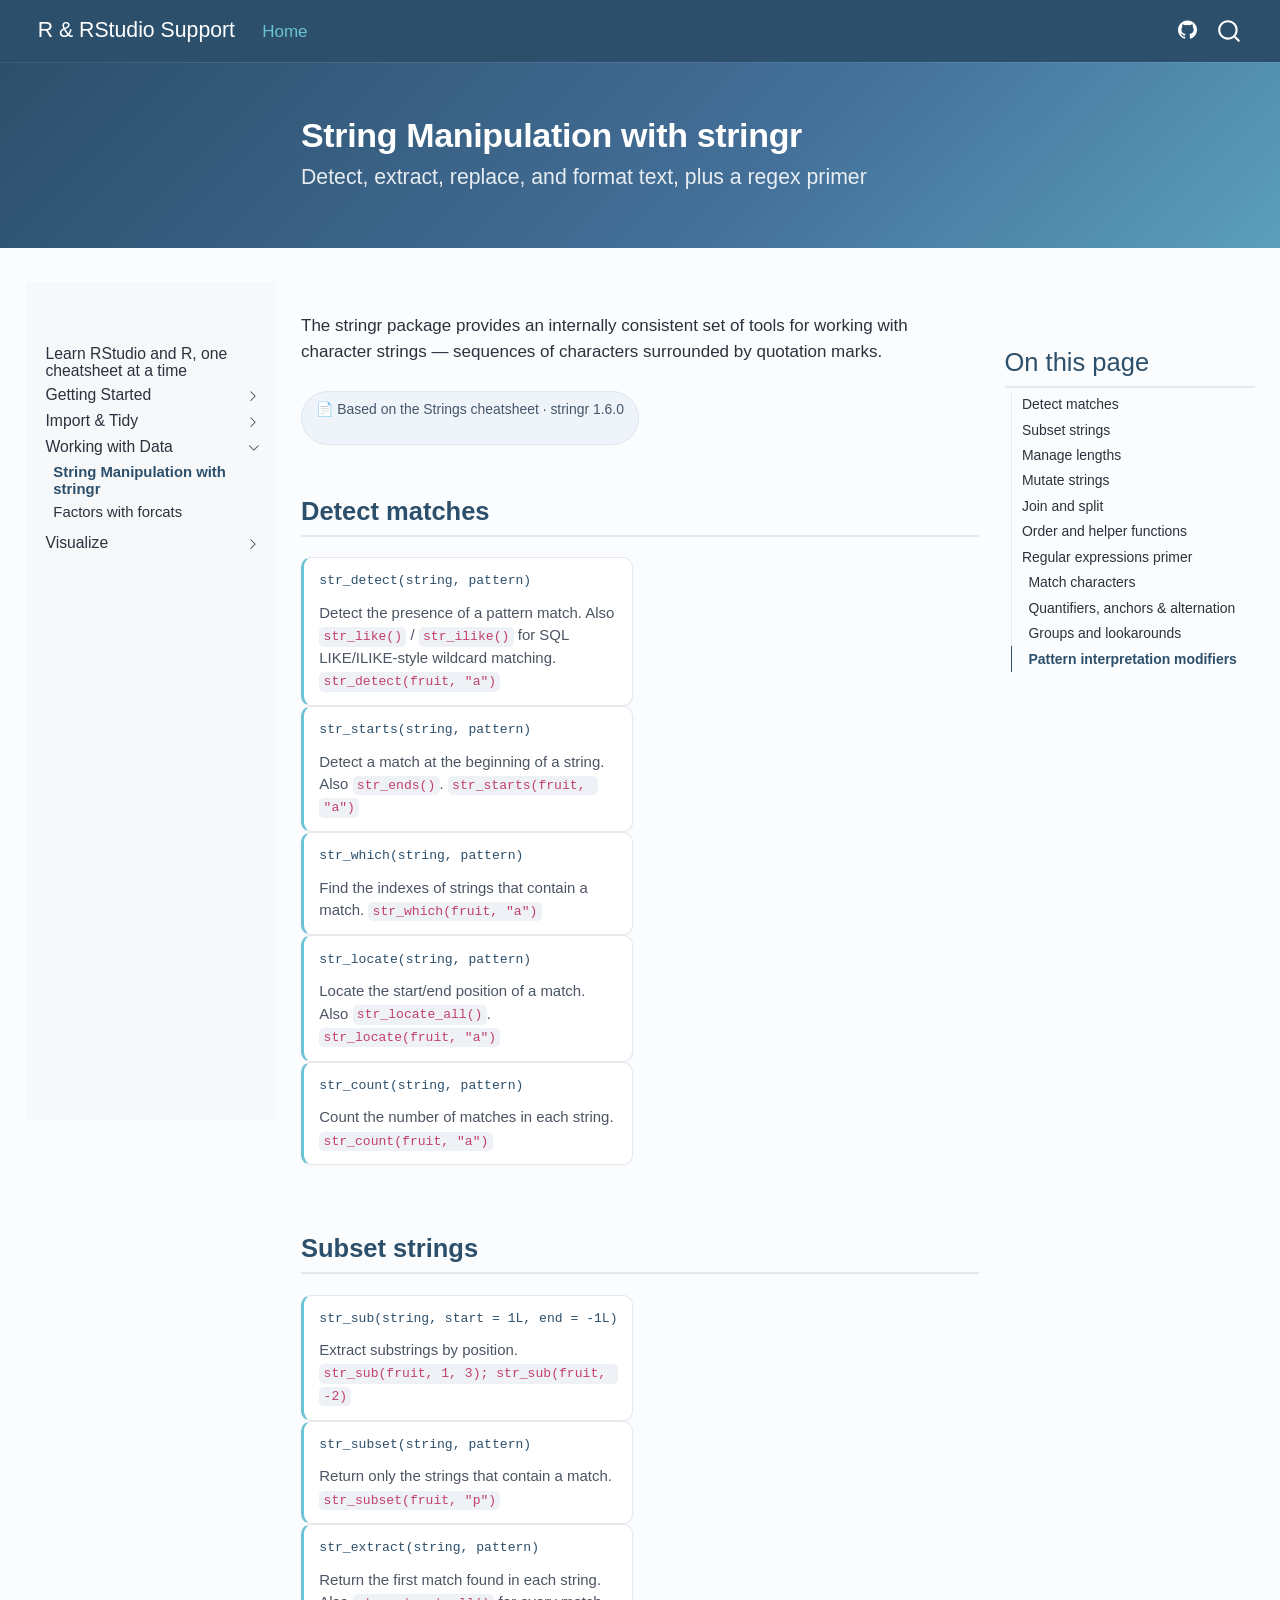
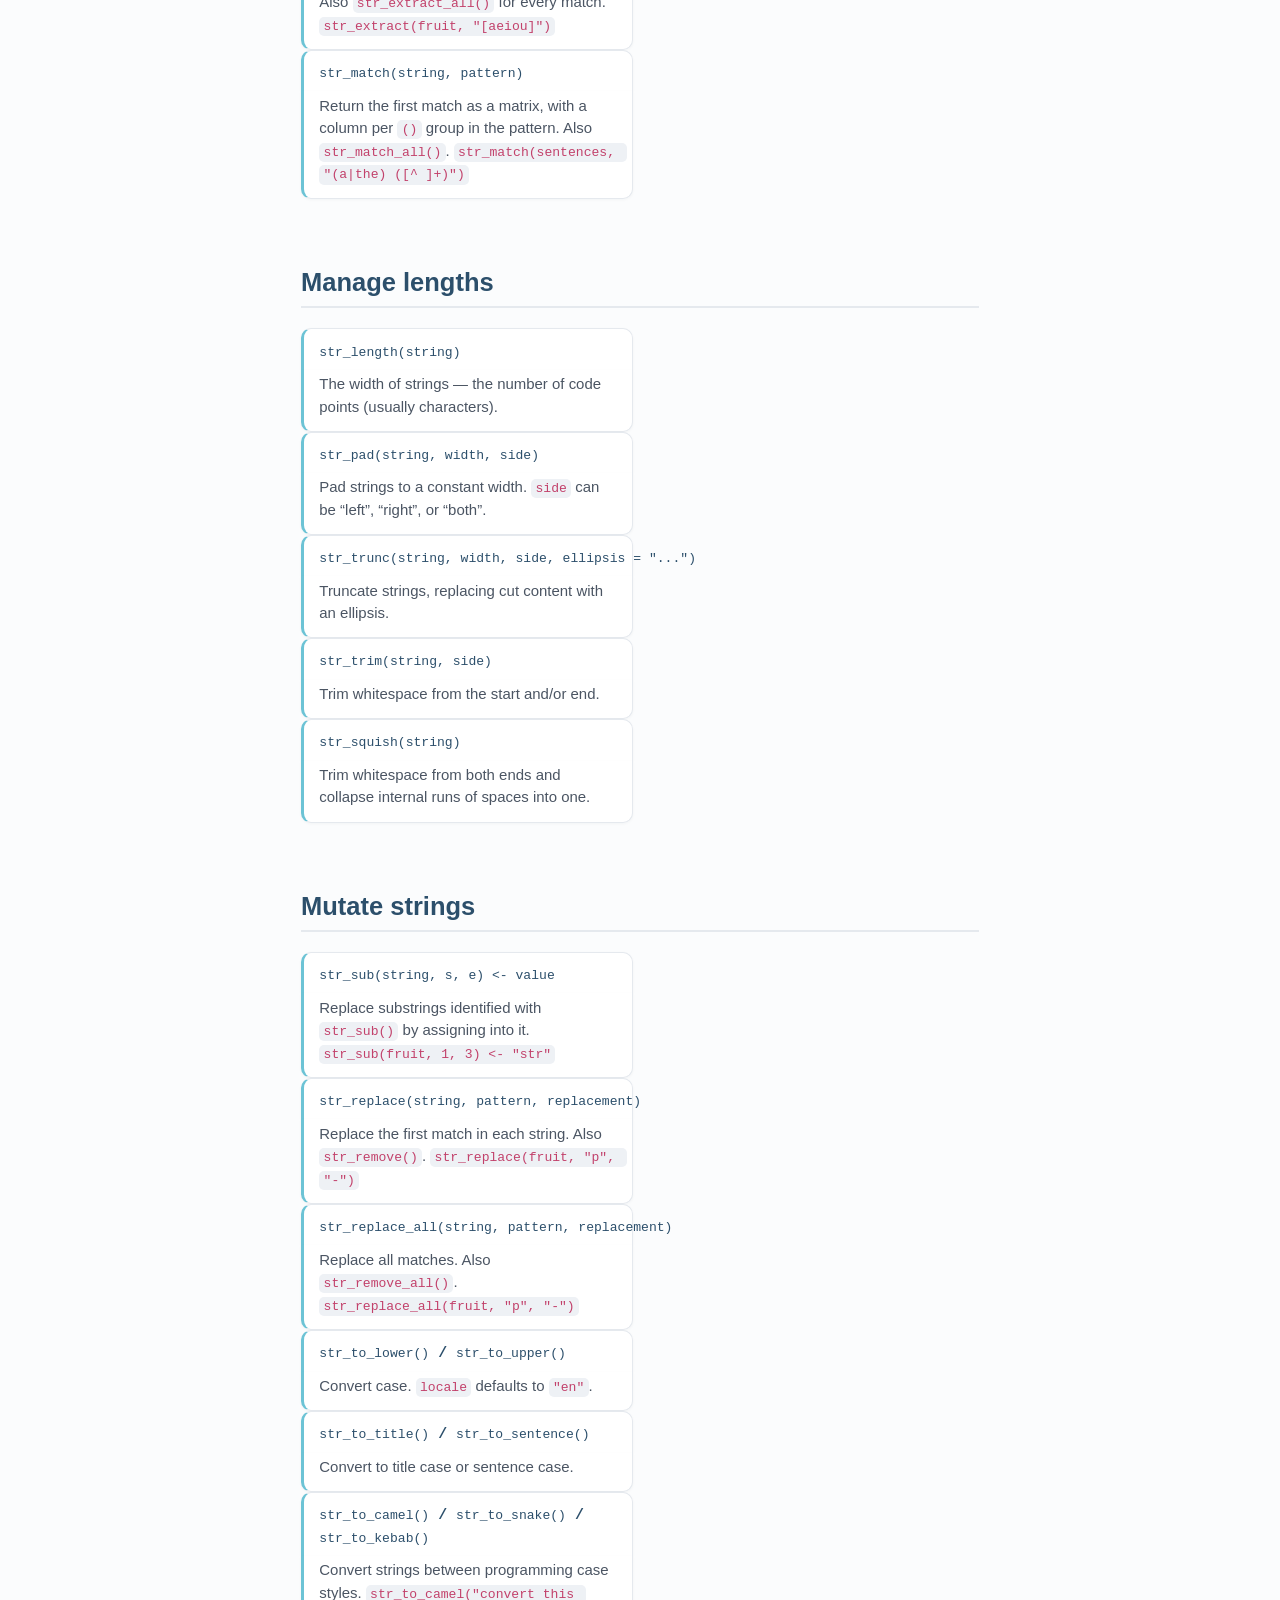
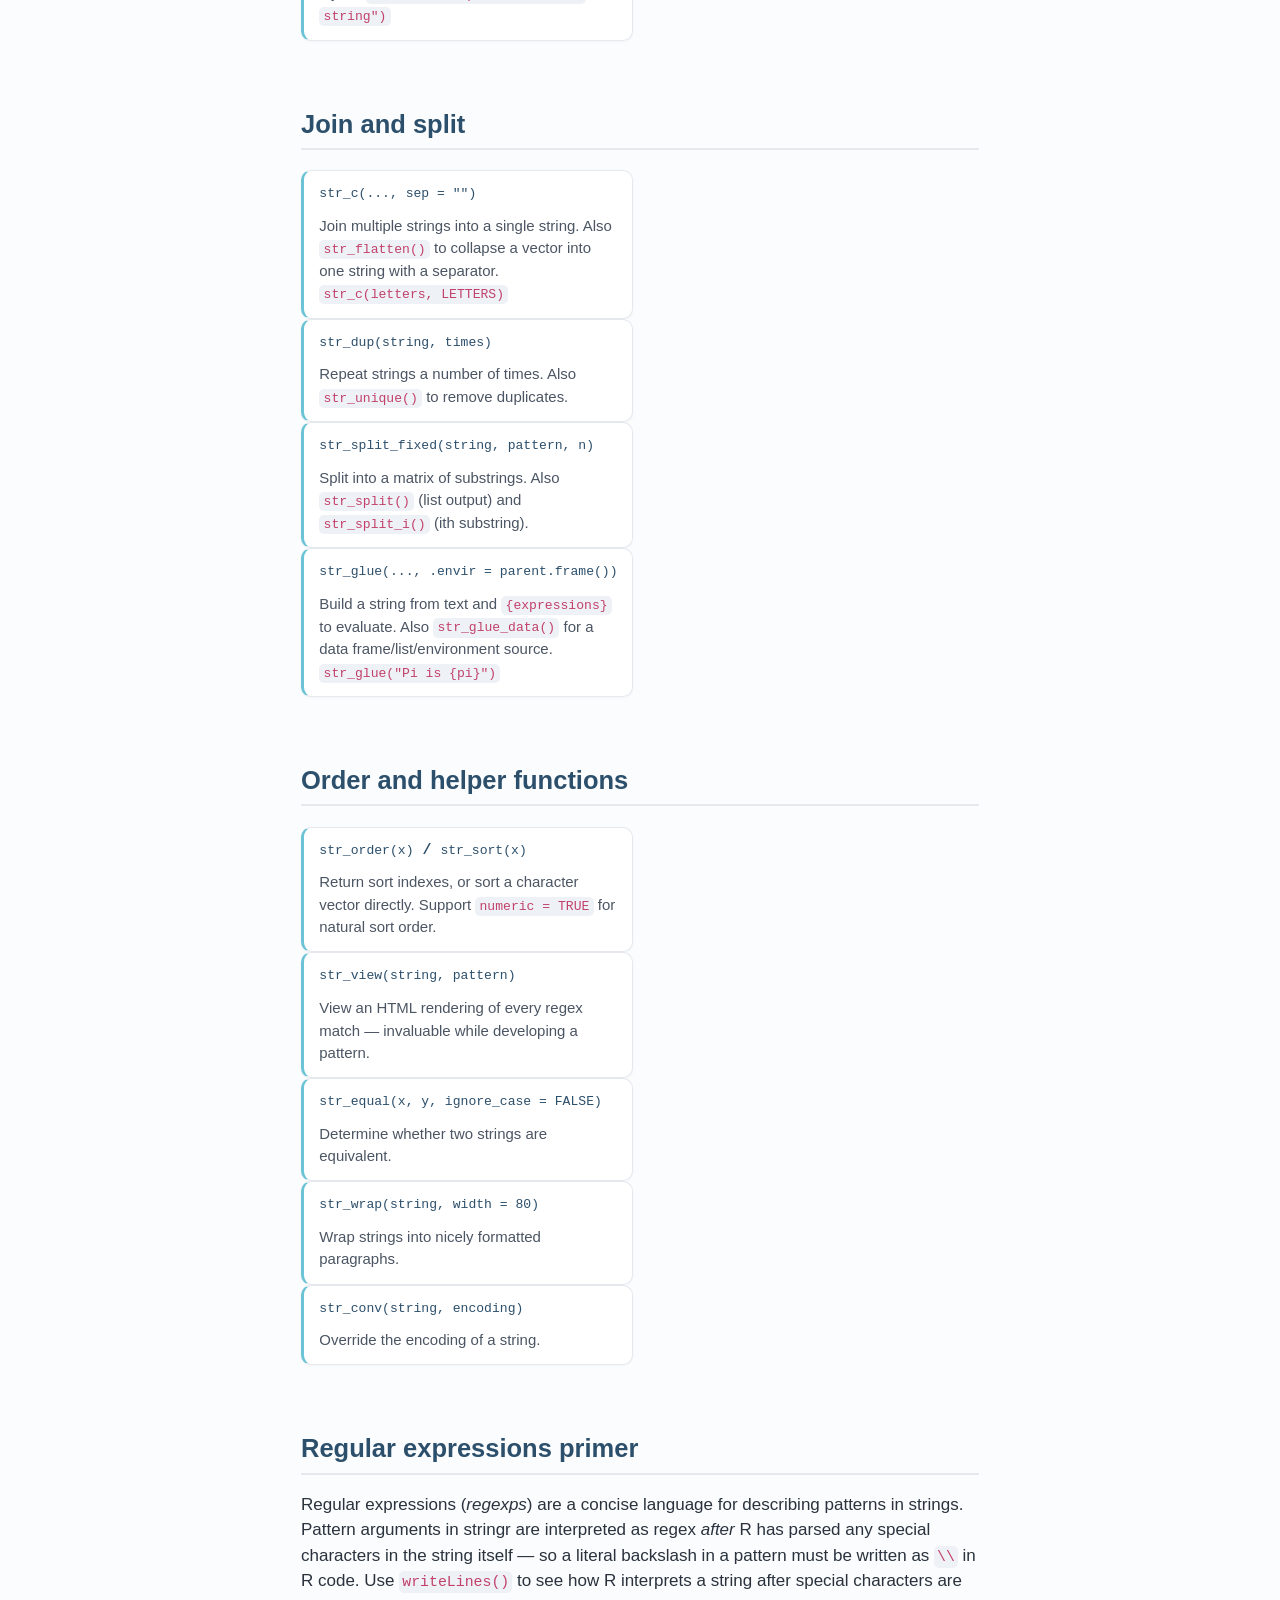
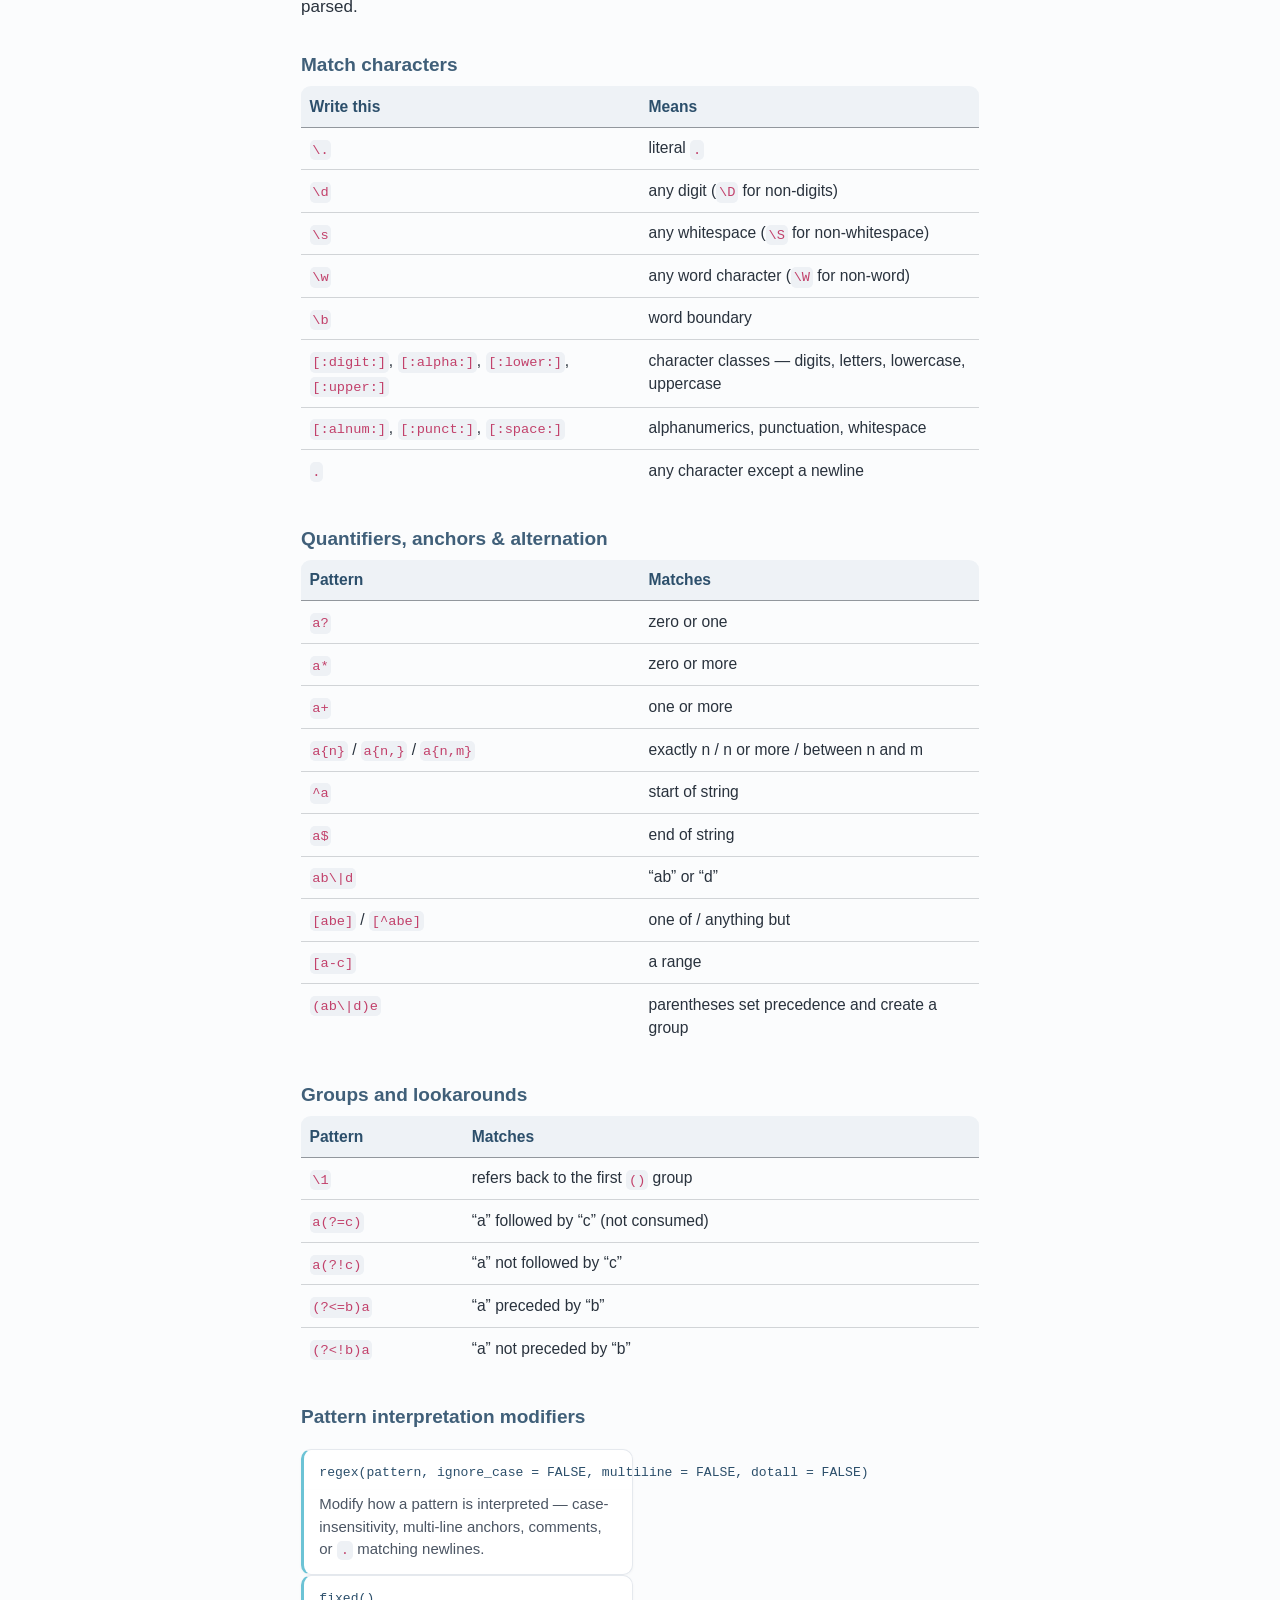
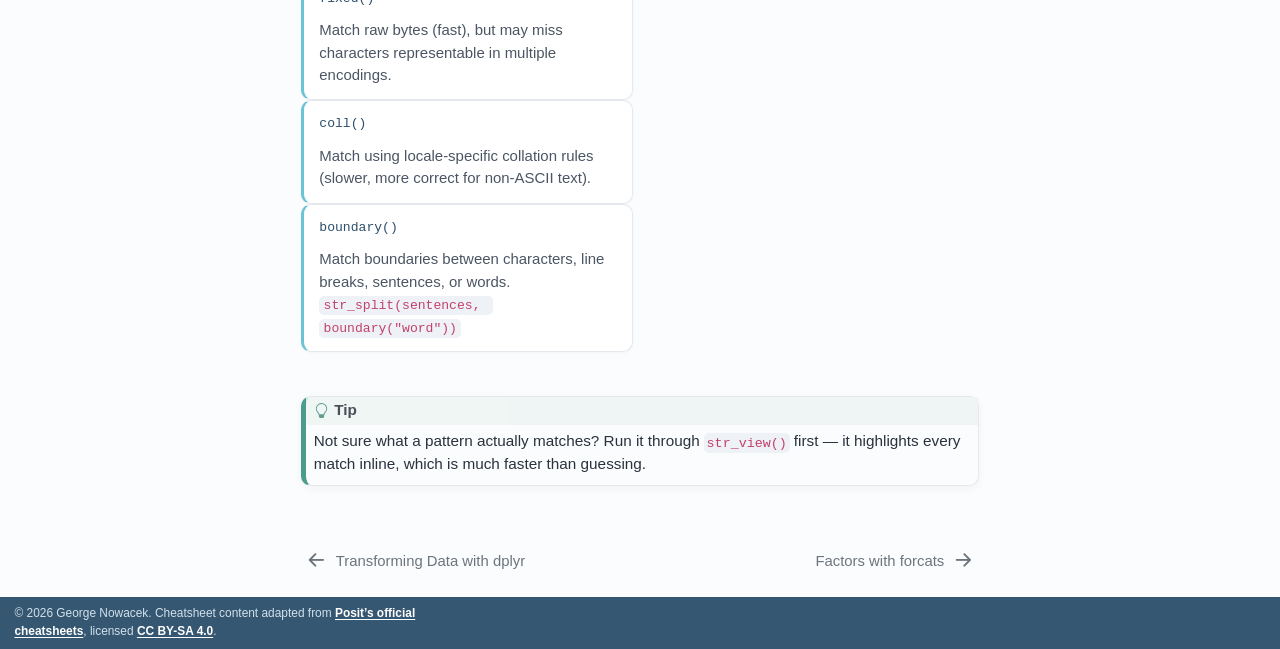
<file: docs/strings.html>
<!DOCTYPE html>
<html xmlns="http://www.w3.org/1999/xhtml" lang="en" xml:lang="en"><head>

<meta charset="utf-8">
<meta name="generator" content="quarto-1.10.18">

<meta name="viewport" content="width=device-width, initial-scale=1.0, user-scalable=yes">


<title>String Manipulation with stringr – R &amp; RStudio Support</title>
<style>
/* Default styles provided by pandoc.
** See https://pandoc.org/MANUAL.html#variables-for-html for config info.
*/
span.smallcaps{font-variant: small-caps;}
div.columns{display: flex; gap: 1.5em;}
div.column{flex: auto;}
@media screen {
div.columns{gap: min(4vw, 1.5em);}
div.column{overflow-x: auto;}
}
div.hanging-indent{margin-left: 1.5em; text-indent: -1.5em;}
ul.task-list{list-style: none;}
ul.task-list li input[type="checkbox"] {
  width: 0.8em;
  margin: 0 0.8em 0.2em -1em; /* quarto-specific, see https://github.com/quarto-dev/quarto-cli/issues/4556 */ 
  vertical-align: middle;
}
</style>


<script src="site_libs/quarto-nav/quarto-nav.js"></script>
<script src="site_libs/quarto-nav/headroom.min.js"></script>
<script src="site_libs/clipboard/clipboard.min.js"></script>
<script src="site_libs/quarto-search/autocomplete.umd.js"></script>
<script src="site_libs/quarto-search/fuse.min.js"></script>
<script src="site_libs/quarto-search/quarto-search.js"></script>
<meta name="quarto:offset" content="./">
<link href="./factors.html" rel="next">
<link href="./data-transformation.html" rel="prev">
<link href="./favicon.svg" rel="icon" type="image/svg+xml">
<script src="site_libs/quarto-html/quarto.js" type="module"></script>
<script src="site_libs/quarto-html/tabsets/tabsets.js" type="module"></script>
<script src="site_libs/quarto-html/popper.min.js"></script>
<script src="site_libs/quarto-html/tippy.umd.min.js"></script>
<script src="site_libs/quarto-html/anchor.min.js"></script>
<link href="site_libs/quarto-html/tippy.css" rel="stylesheet">
<link href="site_libs/quarto-html/quarto-syntax-highlighting-53dc85963c67a221f6f2030af840abbe.css" rel="stylesheet" id="quarto-text-highlighting-styles">
<script src="site_libs/bootstrap/bootstrap.min.js"></script>
<link href="site_libs/bootstrap/bootstrap-icons.css" rel="stylesheet">
<link href="site_libs/bootstrap/bootstrap-504393f66f1ad4fdf8ab1cc0ffcbb41a.min.css" rel="stylesheet" append-hash="true" id="quarto-bootstrap" data-mode="light">
<script id="quarto-search-options" type="application/json">{
  "location": "navbar",
  "copy-button": false,
  "collapse-after": 3,
  "panel-placement": "end",
  "type": "overlay",
  "limit": 50,
  "keyboard-shortcut": [
    "f",
    "/",
    "s"
  ],
  "show-item-context": false,
  "language": {
    "search-no-results-text": "No results",
    "search-matching-documents-text": "matching documents",
    "search-copy-link-title": "Copy link to search",
    "search-hide-matches-text": "Hide additional matches",
    "search-more-match-text": "more match in this document",
    "search-more-matches-text": "more matches in this document",
    "search-clear-button-title": "Clear",
    "search-text-placeholder": "",
    "search-detached-cancel-button-title": "Cancel",
    "search-submit-button-title": "Submit",
    "search-label": "Search"
  }
}</script>
<style>html{ scroll-behavior: smooth; }</style>


<link rel="stylesheet" href="styles.css">
</head>

<body class="nav-sidebar floating nav-fixed quarto-light">

<div id="quarto-search-results"></div>
  <header id="quarto-header" class="headroom fixed-top quarto-banner">
    <nav class="navbar navbar-expand-lg " data-bs-theme="dark">
      <div class="navbar-container container-fluid">
      <div class="navbar-brand-container mx-auto">
    <a href="./index.html" class="navbar-brand navbar-brand-logo">
    <img src="./favicon.svg" alt="" class="navbar-logo light-content">
    <img src="./favicon.svg" alt="" class="navbar-logo dark-content">
    </a>
    <a class="navbar-brand" href="./index.html">
    <span class="navbar-title">R &amp; RStudio Support</span>
    </a>
  </div>
            <div id="quarto-search" class="" title="Search"></div>
          <button class="navbar-toggler" type="button" data-bs-toggle="collapse" data-bs-target="#navbarCollapse" aria-controls="navbarCollapse" role="menu" aria-expanded="false" aria-label="Toggle navigation" onclick="if (window.quartoToggleHeadroom) { window.quartoToggleHeadroom(); }">
  <span class="navbar-toggler-icon"></span>
</button>
          <div class="collapse navbar-collapse" id="navbarCollapse">
            <ul class="navbar-nav navbar-nav-scroll me-auto">
  <li class="nav-item">
    <a class="nav-link active" href="./index.html" aria-current="page"> 
<span class="menu-text">Home</span></a>
  </li>  
</ul>
            <ul class="navbar-nav navbar-nav-scroll ms-auto">
  <li class="nav-item compact">
    <a class="nav-link" href="https://github.com/ganowacek/r-support"> <i class="bi bi-github" role="img" aria-label="GitHub repository">
</i> 
<span class="menu-text"></span></a>
  </li>  
</ul>
          </div> <!-- /navcollapse -->
            <div class="quarto-navbar-tools">
</div>
      </div> <!-- /container-fluid -->
    </nav>
  <nav class="quarto-secondary-nav">
    <div class="container-fluid d-flex">
      <button type="button" class="quarto-btn-toggle btn" data-bs-toggle="collapse" role="button" data-bs-target=".quarto-sidebar-collapse-item" aria-controls="quarto-sidebar" aria-expanded="false" aria-label="Toggle sidebar navigation" onclick="if (window.quartoToggleHeadroom) { window.quartoToggleHeadroom(); }">
        <i class="bi bi-layout-text-sidebar-reverse"></i>
      </button>
        <a class="flex-grow-1 no-decor" role="navigation" data-bs-toggle="collapse" data-bs-target=".quarto-sidebar-collapse-item" aria-controls="quarto-sidebar" aria-expanded="false" aria-label="Toggle sidebar navigation" onclick="if (window.quartoToggleHeadroom) { window.quartoToggleHeadroom(); }">      
          <h1 class="quarto-secondary-nav-title">String Manipulation with stringr</h1>
        </a>     
      <button type="button" class="btn quarto-search-button" aria-label="Search" onclick="window.quartoOpenSearch();">
        <i class="bi bi-search"></i>
      </button>
    </div>
  </nav>
</header>
<!-- content -->
<header id="title-block-header" class="quarto-title-block default page-columns page-full">
  <div class="quarto-title-banner page-columns page-full">
    <div class="quarto-title column-body">
      <h1 class="title d-none d-lg-block">String Manipulation with stringr</h1>
            <p class="subtitle lead">Detect, extract, replace, and format text, plus a regex primer</p>
                      </div>
  </div>
    
  
  <div class="quarto-title-meta">

      
    
      
    </div>
    
  
  </header><div id="quarto-content" class="quarto-container page-columns page-rows-contents page-layout-article page-navbar">
<!-- sidebar -->
  <nav id="quarto-sidebar" class="sidebar collapse collapse-horizontal quarto-sidebar-collapse-item sidebar-navigation floating overflow-auto">
        <div class="mt-2 flex-shrink-0 align-items-center">
        <div class="sidebar-search">
        <div id="quarto-search" class="" title="Search"></div>
        </div>
        </div>
    <div class="sidebar-menu-container"> 
    <ul class="list-unstyled mt-1">
        <li class="sidebar-item">
  <div class="sidebar-item-container"> 
  <a href="./index.html" class="sidebar-item-text sidebar-link">
 <span class="menu-text">Learn RStudio and R, one cheatsheet at a time</span></a>
  </div>
</li>
        <li class="sidebar-item sidebar-item-section">
      <div class="sidebar-item-container"> 
            <a class="sidebar-item-text sidebar-link text-start collapsed" data-bs-toggle="collapse" data-bs-target="#quarto-sidebar-section-1" role="navigation" aria-expanded="false">
 <span class="menu-text">Getting Started</span></a>
          <a class="sidebar-item-toggle text-start collapsed" data-bs-toggle="collapse" data-bs-target="#quarto-sidebar-section-1" role="navigation" aria-expanded="false" aria-label="Toggle section">
            <i class="bi bi-chevron-right ms-2"></i>
          </a> 
      </div>
      <ul id="quarto-sidebar-section-1" class="collapse list-unstyled sidebar-section depth1 ">  
          <li class="sidebar-item">
  <div class="sidebar-item-container"> 
  <a href="./rstudio-ide.html" class="sidebar-item-text sidebar-link">
 <span class="menu-text">RStudio IDE</span></a>
  </div>
</li>
      </ul>
  </li>
        <li class="sidebar-item sidebar-item-section">
      <div class="sidebar-item-container"> 
            <a class="sidebar-item-text sidebar-link text-start collapsed" data-bs-toggle="collapse" data-bs-target="#quarto-sidebar-section-2" role="navigation" aria-expanded="false">
 <span class="menu-text">Import &amp; Tidy</span></a>
          <a class="sidebar-item-toggle text-start collapsed" data-bs-toggle="collapse" data-bs-target="#quarto-sidebar-section-2" role="navigation" aria-expanded="false" aria-label="Toggle section">
            <i class="bi bi-chevron-right ms-2"></i>
          </a> 
      </div>
      <ul id="quarto-sidebar-section-2" class="collapse list-unstyled sidebar-section depth1 ">  
          <li class="sidebar-item">
  <div class="sidebar-item-container"> 
  <a href="./data-import.html" class="sidebar-item-text sidebar-link">
 <span class="menu-text">Importing Data</span></a>
  </div>
</li>
          <li class="sidebar-item">
  <div class="sidebar-item-container"> 
  <a href="./data-transformation.html" class="sidebar-item-text sidebar-link">
 <span class="menu-text">Transforming Data with dplyr</span></a>
  </div>
</li>
      </ul>
  </li>
        <li class="sidebar-item sidebar-item-section">
      <div class="sidebar-item-container"> 
            <a class="sidebar-item-text sidebar-link text-start" data-bs-toggle="collapse" data-bs-target="#quarto-sidebar-section-3" role="navigation" aria-expanded="true">
 <span class="menu-text">Working with Data</span></a>
          <a class="sidebar-item-toggle text-start" data-bs-toggle="collapse" data-bs-target="#quarto-sidebar-section-3" role="navigation" aria-expanded="true" aria-label="Toggle section">
            <i class="bi bi-chevron-right ms-2"></i>
          </a> 
      </div>
      <ul id="quarto-sidebar-section-3" class="collapse list-unstyled sidebar-section depth1 show">  
          <li class="sidebar-item">
  <div class="sidebar-item-container"> 
  <a href="./strings.html" class="sidebar-item-text sidebar-link active">
 <span class="menu-text">String Manipulation with stringr</span></a>
  </div>
</li>
          <li class="sidebar-item">
  <div class="sidebar-item-container"> 
  <a href="./factors.html" class="sidebar-item-text sidebar-link">
 <span class="menu-text">Factors with forcats</span></a>
  </div>
</li>
      </ul>
  </li>
        <li class="sidebar-item sidebar-item-section">
      <div class="sidebar-item-container"> 
            <a class="sidebar-item-text sidebar-link text-start collapsed" data-bs-toggle="collapse" data-bs-target="#quarto-sidebar-section-4" role="navigation" aria-expanded="false">
 <span class="menu-text">Visualize</span></a>
          <a class="sidebar-item-toggle text-start collapsed" data-bs-toggle="collapse" data-bs-target="#quarto-sidebar-section-4" role="navigation" aria-expanded="false" aria-label="Toggle section">
            <i class="bi bi-chevron-right ms-2"></i>
          </a> 
      </div>
      <ul id="quarto-sidebar-section-4" class="collapse list-unstyled sidebar-section depth1 ">  
          <li class="sidebar-item">
  <div class="sidebar-item-container"> 
  <a href="./data-visualization.html" class="sidebar-item-text sidebar-link">
 <span class="menu-text">Data Visualization with ggplot2</span></a>
  </div>
</li>
      </ul>
  </li>
    </ul>
    </div>
</nav>
<div id="quarto-sidebar-glass" class="quarto-sidebar-collapse-item" data-bs-toggle="collapse" data-bs-target=".quarto-sidebar-collapse-item"></div>
<!-- margin-sidebar -->
    <div id="quarto-margin-sidebar" class="sidebar margin-sidebar">
        <nav id="TOC" role="doc-toc" class="toc-active">
    <h2 id="toc-title">On this page</h2>
   
  <ul>
  <li><a href="#detect-matches" id="toc-detect-matches" class="nav-link active" data-scroll-target="#detect-matches">Detect matches</a></li>
  <li><a href="#subset-strings" id="toc-subset-strings" class="nav-link" data-scroll-target="#subset-strings">Subset strings</a></li>
  <li><a href="#manage-lengths" id="toc-manage-lengths" class="nav-link" data-scroll-target="#manage-lengths">Manage lengths</a></li>
  <li><a href="#mutate-strings" id="toc-mutate-strings" class="nav-link" data-scroll-target="#mutate-strings">Mutate strings</a></li>
  <li><a href="#join-and-split" id="toc-join-and-split" class="nav-link" data-scroll-target="#join-and-split">Join and split</a></li>
  <li><a href="#order-and-helper-functions" id="toc-order-and-helper-functions" class="nav-link" data-scroll-target="#order-and-helper-functions">Order and helper functions</a></li>
  <li><a href="#regular-expressions-primer" id="toc-regular-expressions-primer" class="nav-link" data-scroll-target="#regular-expressions-primer">Regular expressions primer</a>
  <ul class="collapse">
  <li><a href="#match-characters" id="toc-match-characters" class="nav-link" data-scroll-target="#match-characters">Match characters</a></li>
  <li><a href="#quantifiers-anchors-alternation" id="toc-quantifiers-anchors-alternation" class="nav-link" data-scroll-target="#quantifiers-anchors-alternation">Quantifiers, anchors &amp; alternation</a></li>
  <li><a href="#groups-and-lookarounds" id="toc-groups-and-lookarounds" class="nav-link" data-scroll-target="#groups-and-lookarounds">Groups and lookarounds</a></li>
  <li><a href="#pattern-interpretation-modifiers" id="toc-pattern-interpretation-modifiers" class="nav-link" data-scroll-target="#pattern-interpretation-modifiers">Pattern interpretation modifiers</a></li>
  </ul></li>
  </ul>
</nav>
    </div>
<!-- main -->
<main class="content quarto-banner-title-block" id="quarto-document-content">





<p>The stringr package provides an internally consistent set of tools for working with character strings — sequences of characters surrounded by quotation marks.</p>
<div class="source-note">
<p>📄 Based on the Strings cheatsheet · stringr 1.6.0</p>
</div>
<section id="detect-matches" class="level2">
<h2 class="anchored" data-anchor-id="detect-matches">Detect matches</h2>
<div class="fn-ref">
<dl>
<dt><code>str_detect(string, pattern)</code></dt>
<dd>
Detect the presence of a pattern match. Also <code>str_like()</code> / <code>str_ilike()</code> for SQL LIKE/ILIKE-style wildcard matching. <code>str_detect(fruit, "a")</code>
</dd>
<dt><code>str_starts(string, pattern)</code></dt>
<dd>
Detect a match at the beginning of a string. Also <code>str_ends()</code>. <code>str_starts(fruit, "a")</code>
</dd>
<dt><code>str_which(string, pattern)</code></dt>
<dd>
Find the indexes of strings that contain a match. <code>str_which(fruit, "a")</code>
</dd>
<dt><code>str_locate(string, pattern)</code></dt>
<dd>
Locate the start/end position of a match. Also <code>str_locate_all()</code>. <code>str_locate(fruit, "a")</code>
</dd>
<dt><code>str_count(string, pattern)</code></dt>
<dd>
Count the number of matches in each string. <code>str_count(fruit, "a")</code>
</dd>
</dl>
</div>
</section>
<section id="subset-strings" class="level2">
<h2 class="anchored" data-anchor-id="subset-strings">Subset strings</h2>
<div class="fn-ref">
<dl>
<dt><code>str_sub(string, start = 1L, end = -1L)</code></dt>
<dd>
Extract substrings by position. <code>str_sub(fruit, 1, 3); str_sub(fruit, -2)</code>
</dd>
<dt><code>str_subset(string, pattern)</code></dt>
<dd>
Return only the strings that contain a match. <code>str_subset(fruit, "p")</code>
</dd>
<dt><code>str_extract(string, pattern)</code></dt>
<dd>
Return the first match found in each string. Also <code>str_extract_all()</code> for every match. <code>str_extract(fruit, "[aeiou]")</code>
</dd>
<dt><code>str_match(string, pattern)</code></dt>
<dd>
Return the first match as a matrix, with a column per <code>()</code> group in the pattern. Also <code>str_match_all()</code>. <code>str_match(sentences, "(a|the) ([^ ]+)")</code>
</dd>
</dl>
</div>
</section>
<section id="manage-lengths" class="level2">
<h2 class="anchored" data-anchor-id="manage-lengths">Manage lengths</h2>
<div class="fn-ref">
<dl>
<dt><code>str_length(string)</code></dt>
<dd>
The width of strings — the number of code points (usually characters).
</dd>
<dt><code>str_pad(string, width, side)</code></dt>
<dd>
Pad strings to a constant width. <code>side</code> can be “left”, “right”, or “both”.
</dd>
<dt><code>str_trunc(string, width, side, ellipsis = "...")</code></dt>
<dd>
Truncate strings, replacing cut content with an ellipsis.
</dd>
<dt><code>str_trim(string, side)</code></dt>
<dd>
Trim whitespace from the start and/or end.
</dd>
<dt><code>str_squish(string)</code></dt>
<dd>
Trim whitespace from both ends and collapse internal runs of spaces into one.
</dd>
</dl>
</div>
</section>
<section id="mutate-strings" class="level2">
<h2 class="anchored" data-anchor-id="mutate-strings">Mutate strings</h2>
<div class="fn-ref">
<dl>
<dt><code>str_sub(string, s, e) &lt;- value</code></dt>
<dd>
Replace substrings identified with <code>str_sub()</code> by assigning into it. <code>str_sub(fruit, 1, 3) &lt;- "str"</code>
</dd>
<dt><code>str_replace(string, pattern, replacement)</code></dt>
<dd>
Replace the first match in each string. Also <code>str_remove()</code>. <code>str_replace(fruit, "p", "-")</code>
</dd>
<dt><code>str_replace_all(string, pattern, replacement)</code></dt>
<dd>
Replace all matches. Also <code>str_remove_all()</code>. <code>str_replace_all(fruit, "p", "-")</code>
</dd>
<dt><code>str_to_lower()</code> / <code>str_to_upper()</code></dt>
<dd>
Convert case. <code>locale</code> defaults to <code>"en"</code>.
</dd>
<dt><code>str_to_title()</code> / <code>str_to_sentence()</code></dt>
<dd>
Convert to title case or sentence case.
</dd>
<dt><code>str_to_camel()</code> / <code>str_to_snake()</code> / <code>str_to_kebab()</code></dt>
<dd>
Convert strings between programming case styles. <code>str_to_camel("convert this string")</code>
</dd>
</dl>
</div>
</section>
<section id="join-and-split" class="level2">
<h2 class="anchored" data-anchor-id="join-and-split">Join and split</h2>
<div class="fn-ref">
<dl>
<dt><code>str_c(..., sep = "")</code></dt>
<dd>
Join multiple strings into a single string. Also <code>str_flatten()</code> to collapse a vector into one string with a separator. <code>str_c(letters, LETTERS)</code>
</dd>
<dt><code>str_dup(string, times)</code></dt>
<dd>
Repeat strings a number of times. Also <code>str_unique()</code> to remove duplicates.
</dd>
<dt><code>str_split_fixed(string, pattern, n)</code></dt>
<dd>
Split into a matrix of substrings. Also <code>str_split()</code> (list output) and <code>str_split_i()</code> (ith substring).
</dd>
<dt><code>str_glue(..., .envir = parent.frame())</code></dt>
<dd>
Build a string from text and <code>{expressions}</code> to evaluate. Also <code>str_glue_data()</code> for a data frame/list/environment source. <code>str_glue("Pi is {pi}")</code>
</dd>
</dl>
</div>
</section>
<section id="order-and-helper-functions" class="level2">
<h2 class="anchored" data-anchor-id="order-and-helper-functions">Order and helper functions</h2>
<div class="fn-ref">
<dl>
<dt><code>str_order(x)</code> / <code>str_sort(x)</code></dt>
<dd>
Return sort indexes, or sort a character vector directly. Support <code>numeric = TRUE</code> for natural sort order.
</dd>
<dt><code>str_view(string, pattern)</code></dt>
<dd>
View an HTML rendering of every regex match — invaluable while developing a pattern.
</dd>
<dt><code>str_equal(x, y, ignore_case = FALSE)</code></dt>
<dd>
Determine whether two strings are equivalent.
</dd>
<dt><code>str_wrap(string, width = 80)</code></dt>
<dd>
Wrap strings into nicely formatted paragraphs.
</dd>
<dt><code>str_conv(string, encoding)</code></dt>
<dd>
Override the encoding of a string.
</dd>
</dl>
</div>
</section>
<section id="regular-expressions-primer" class="level2">
<h2 class="anchored" data-anchor-id="regular-expressions-primer">Regular expressions primer</h2>
<p>Regular expressions (<em>regexps</em>) are a concise language for describing patterns in strings. Pattern arguments in stringr are interpreted as regex <em>after</em> R has parsed any special characters in the string itself — so a literal backslash in a pattern must be written as <code>\\</code> in R code. Use <code>writeLines()</code> to see how R interprets a string after special characters are parsed.</p>
<section id="match-characters" class="level3">
<h3 class="anchored" data-anchor-id="match-characters">Match characters</h3>
<table class="caption-top table">
<colgroup>
<col style="width: 50%">
<col style="width: 50%">
</colgroup>
<thead>
<tr class="header">
<th>Write this</th>
<th>Means</th>
</tr>
</thead>
<tbody>
<tr class="odd">
<td><code>\.</code></td>
<td>literal <code>.</code></td>
</tr>
<tr class="even">
<td><code>\d</code></td>
<td>any digit (<code>\D</code> for non-digits)</td>
</tr>
<tr class="odd">
<td><code>\s</code></td>
<td>any whitespace (<code>\S</code> for non-whitespace)</td>
</tr>
<tr class="even">
<td><code>\w</code></td>
<td>any word character (<code>\W</code> for non-word)</td>
</tr>
<tr class="odd">
<td><code>\b</code></td>
<td>word boundary</td>
</tr>
<tr class="even">
<td><code>[:digit:]</code>, <code>[:alpha:]</code>, <code>[:lower:]</code>, <code>[:upper:]</code></td>
<td>character classes — digits, letters, lowercase, uppercase</td>
</tr>
<tr class="odd">
<td><code>[:alnum:]</code>, <code>[:punct:]</code>, <code>[:space:]</code></td>
<td>alphanumerics, punctuation, whitespace</td>
</tr>
<tr class="even">
<td><code>.</code></td>
<td>any character except a newline</td>
</tr>
</tbody>
</table>
</section>
<section id="quantifiers-anchors-alternation" class="level3">
<h3 class="anchored" data-anchor-id="quantifiers-anchors-alternation">Quantifiers, anchors &amp; alternation</h3>
<table class="caption-top table">
<colgroup>
<col style="width: 50%">
<col style="width: 50%">
</colgroup>
<thead>
<tr class="header">
<th>Pattern</th>
<th>Matches</th>
</tr>
</thead>
<tbody>
<tr class="odd">
<td><code>a?</code></td>
<td>zero or one</td>
</tr>
<tr class="even">
<td><code>a*</code></td>
<td>zero or more</td>
</tr>
<tr class="odd">
<td><code>a+</code></td>
<td>one or more</td>
</tr>
<tr class="even">
<td><code>a{n}</code> / <code>a{n,}</code> / <code>a{n,m}</code></td>
<td>exactly n / n or more / between n and m</td>
</tr>
<tr class="odd">
<td><code>^a</code></td>
<td>start of string</td>
</tr>
<tr class="even">
<td><code>a$</code></td>
<td>end of string</td>
</tr>
<tr class="odd">
<td><code>ab\|d</code></td>
<td>“ab” or “d”</td>
</tr>
<tr class="even">
<td><code>[abe]</code> / <code>[^abe]</code></td>
<td>one of / anything but</td>
</tr>
<tr class="odd">
<td><code>[a-c]</code></td>
<td>a range</td>
</tr>
<tr class="even">
<td><code>(ab\|d)e</code></td>
<td>parentheses set precedence and create a group</td>
</tr>
</tbody>
</table>
</section>
<section id="groups-and-lookarounds" class="level3">
<h3 class="anchored" data-anchor-id="groups-and-lookarounds">Groups and lookarounds</h3>
<table class="caption-top table">
<thead>
<tr class="header">
<th>Pattern</th>
<th>Matches</th>
</tr>
</thead>
<tbody>
<tr class="odd">
<td><code>\1</code></td>
<td>refers back to the first <code>()</code> group</td>
</tr>
<tr class="even">
<td><code>a(?=c)</code></td>
<td>“a” followed by “c” (not consumed)</td>
</tr>
<tr class="odd">
<td><code>a(?!c)</code></td>
<td>“a” not followed by “c”</td>
</tr>
<tr class="even">
<td><code>(?&lt;=b)a</code></td>
<td>“a” preceded by “b”</td>
</tr>
<tr class="odd">
<td><code>(?&lt;!b)a</code></td>
<td>“a” not preceded by “b”</td>
</tr>
</tbody>
</table>
</section>
<section id="pattern-interpretation-modifiers" class="level3">
<h3 class="anchored" data-anchor-id="pattern-interpretation-modifiers">Pattern interpretation modifiers</h3>
<div class="fn-ref">
<dl>
<dt><code>regex(pattern, ignore_case = FALSE, multiline = FALSE, dotall = FALSE)</code></dt>
<dd>
Modify how a pattern is interpreted — case-insensitivity, multi-line anchors, comments, or <code>.</code> matching newlines.
</dd>
<dt><code>fixed()</code></dt>
<dd>
Match raw bytes (fast), but may miss characters representable in multiple encodings.
</dd>
<dt><code>coll()</code></dt>
<dd>
Match using locale-specific collation rules (slower, more correct for non-ASCII text).
</dd>
<dt><code>boundary()</code></dt>
<dd>
Match boundaries between characters, line breaks, sentences, or words. <code>str_split(sentences, boundary("word"))</code>
</dd>
</dl>
</div>
<div class="callout callout-style-default callout-tip callout-titled">
<div class="callout-header d-flex align-content-center">
<div class="callout-icon-container">
<i class="callout-icon"></i>
</div>
<div class="callout-title-container flex-fill">
Tip
</div>
</div>
<div class="callout-body-container callout-body">
<p>Not sure what a pattern actually matches? Run it through <code>str_view()</code> first — it highlights every match inline, which is much faster than guessing.</p>
</div>
</div>


</section>
</section>

</main> <!-- /main -->
<script id="quarto-html-after-body" type="application/javascript">
  window.document.addEventListener("DOMContentLoaded", function (event) {
    const icon = "";
    const anchorJS = new window.AnchorJS();
    anchorJS.options = {
      placement: 'right',
      icon: icon
    };
    anchorJS.add('.anchored');
    const isCodeAnnotation = (el) => {
      for (const clz of el.classList) {
        if (clz.startsWith('code-annotation-')) {                     
          return true;
        }
      }
      return false;
    }
    const onCopySuccess = function(e) {
      // button target
      const button = e.trigger;
      // don't keep focus
      button.blur();
      // flash "checked"
      button.classList.add('code-copy-button-checked');
      var currentTitle = button.getAttribute("title");
      button.setAttribute("title", "Copied!");
      let tooltip;
      if (window.bootstrap) {
        button.setAttribute("data-bs-toggle", "tooltip");
        button.setAttribute("data-bs-placement", "left");
        button.setAttribute("data-bs-title", "Copied!");
        tooltip = new bootstrap.Tooltip(button, 
          { trigger: "manual", 
            customClass: "code-copy-button-tooltip",
            offset: [0, -8]});
        tooltip.show();    
      }
      setTimeout(function() {
        if (tooltip) {
          tooltip.hide();
          button.removeAttribute("data-bs-title");
          button.removeAttribute("data-bs-toggle");
          button.removeAttribute("data-bs-placement");
        }
        button.setAttribute("title", currentTitle);
        button.classList.remove('code-copy-button-checked');
      }, 1000);
      // clear code selection
      e.clearSelection();
    }
    const getTextToCopy = function(trigger) {
      const outerScaffold = trigger.parentElement.cloneNode(true);
      const codeEl = outerScaffold.querySelector('code');
      for (const childEl of codeEl.children) {
        if (isCodeAnnotation(childEl)) {
          childEl.remove();
        }
      }
      return codeEl.innerText;
    }
    const clipboard = new window.ClipboardJS('.code-copy-button:not([data-in-quarto-modal])', {
      text: getTextToCopy
    });
    clipboard.on('success', onCopySuccess);
    if (window.document.getElementById('quarto-embedded-source-code-modal')) {
      const clipboardModal = new window.ClipboardJS('.code-copy-button[data-in-quarto-modal]', {
        text: getTextToCopy,
        container: window.document.getElementById('quarto-embedded-source-code-modal')
      });
      clipboardModal.on('success', onCopySuccess);
    }
      var localhostRegex = new RegExp(/^(?:http|https):\/\/localhost\:?[0-9]*\//);
      var mailtoRegex = new RegExp(/^mailto:/);
        var filterRegex = new RegExp("https:\/\/ganowacek\.github\.io\/r-support\/");
      var isInternal = (href) => {
          return filterRegex.test(href) || localhostRegex.test(href) || mailtoRegex.test(href);
      }
      // Inspect non-navigation links and adorn them if external
     var links = window.document.querySelectorAll('a[href]:not(.nav-link):not(.navbar-brand):not(.toc-action):not(.sidebar-link):not(.sidebar-item-toggle):not(.pagination-link):not(.no-external):not([aria-hidden]):not(.dropdown-item):not(.quarto-navigation-tool):not(.about-link)');
      for (var i=0; i<links.length; i++) {
        const link = links[i];
        if (!isInternal(link.href)) {
          // undo the damage that might have been done by quarto-nav.js in the case of
          // links that we want to consider external
          if (link.dataset.originalHref !== undefined) {
            link.href = link.dataset.originalHref;
          }
            // target, if specified
            link.setAttribute("target", "_blank");
            if (link.getAttribute("rel") === null) {
              link.setAttribute("rel", "noopener");
            }
        }
      }
    function tippyHover(el, contentFn, onTriggerFn, onUntriggerFn) {
      const config = {
        allowHTML: true,
        maxWidth: 500,
        delay: 100,
        arrow: false,
        appendTo: function(el) {
            return el.parentElement;
        },
        interactive: true,
        interactiveBorder: 10,
        theme: 'quarto',
        placement: 'bottom-start',
      };
      if (contentFn) {
        config.content = contentFn;
      }
      if (onTriggerFn) {
        config.onTrigger = onTriggerFn;
      }
      if (onUntriggerFn) {
        config.onUntrigger = onUntriggerFn;
      }
      window.tippy(el, config); 
    }
    const noterefs = window.document.querySelectorAll('a[role="doc-noteref"]');
    for (var i=0; i<noterefs.length; i++) {
      const ref = noterefs[i];
      tippyHover(ref, function() {
        // use id or data attribute instead here
        let href = ref.getAttribute('data-footnote-href') || ref.getAttribute('href');
        try { href = new URL(href).hash; } catch {}
        const id = href.replace(/^#\/?/, "");
        const note = window.document.getElementById(id);
        if (note) {
          return note.innerHTML;
        } else {
          return "";
        }
      });
    }
    const xrefs = window.document.querySelectorAll('a.quarto-xref');
    const processXRef = (id, note) => {
      // Strip column container classes
      const stripColumnClz = (el) => {
        el.classList.remove("page-full", "page-columns");
        if (el.children) {
          for (const child of el.children) {
            stripColumnClz(child);
          }
        }
      }
      stripColumnClz(note)
      if (id === null || id.startsWith('sec-')) {
        // Special case sections, only their first couple elements
        const container = document.createElement("div");
        if (note.children && note.children.length > 2) {
          container.appendChild(note.children[0].cloneNode(true));
          for (let i = 1; i < note.children.length; i++) {
            const child = note.children[i];
            if (child.tagName === "P" && child.innerText === "") {
              continue;
            } else {
              container.appendChild(child.cloneNode(true));
              break;
            }
          }
          if (window.Quarto?.typesetMath) {
            window.Quarto.typesetMath(container);
          }
          return container.innerHTML
        } else {
          if (window.Quarto?.typesetMath) {
            window.Quarto.typesetMath(note);
          }
          return note.innerHTML;
        }
      } else {
        // Remove any anchor links if they are present
        const anchorLink = note.querySelector('a.anchorjs-link');
        if (anchorLink) {
          anchorLink.remove();
        }
        if (window.Quarto?.typesetMath) {
          window.Quarto.typesetMath(note);
        }
        if (note.classList.contains("callout")) {
          return note.outerHTML;
        } else {
          return note.innerHTML;
        }
      }
    }
    for (var i=0; i<xrefs.length; i++) {
      const xref = xrefs[i];
      tippyHover(xref, undefined, function(instance) {
        instance.disable();
        let url = xref.getAttribute('href');
        let hash = undefined; 
        if (url.startsWith('#')) {
          hash = url;
        } else {
          try { hash = new URL(url).hash; } catch {}
        }
        if (hash) {
          const id = hash.replace(/^#\/?/, "");
          const note = window.document.getElementById(id);
          if (note !== null) {
            try {
              const html = processXRef(id, note.cloneNode(true));
              instance.setContent(html);
            } finally {
              instance.enable();
              instance.show();
            }
          } else {
            // See if we can fetch this
            fetch(url.split('#')[0])
            .then(res => res.text())
            .then(html => {
              const parser = new DOMParser();
              const htmlDoc = parser.parseFromString(html, "text/html");
              const note = htmlDoc.getElementById(id);
              if (note !== null) {
                const html = processXRef(id, note);
                instance.setContent(html);
              } 
            }).finally(() => {
              instance.enable();
              instance.show();
            });
          }
        } else {
          // See if we can fetch a full url (with no hash to target)
          // This is a special case and we should probably do some content thinning / targeting
          fetch(url)
          .then(res => res.text())
          .then(html => {
            const parser = new DOMParser();
            const htmlDoc = parser.parseFromString(html, "text/html");
            const note = htmlDoc.querySelector('main.content');
            if (note !== null) {
              // This should only happen for chapter cross references
              // (since there is no id in the URL)
              // remove the first header
              if (note.children.length > 0 && note.children[0].tagName === "HEADER") {
                note.children[0].remove();
              }
              const html = processXRef(null, note);
              instance.setContent(html);
            } 
          }).finally(() => {
            instance.enable();
            instance.show();
          });
        }
      }, function(instance) {
      });
    }
        let selectedAnnoteEl;
        const selectorForAnnotation = ( cell, annotation) => {
          let cellAttr = 'data-code-cell="' + cell + '"';
          let lineAttr = 'data-code-annotation="' +  annotation + '"';
          const selector = 'span[' + cellAttr + '][' + lineAttr + ']';
          return selector;
        }
        const selectCodeLines = (annoteEl) => {
          const doc = window.document;
          const targetCell = annoteEl.getAttribute("data-target-cell");
          const targetAnnotation = annoteEl.getAttribute("data-target-annotation");
          const annoteSpan = window.document.querySelector(selectorForAnnotation(targetCell, targetAnnotation));
          const lines = annoteSpan.getAttribute("data-code-lines").split(",");
          const lineIds = lines.map((line) => {
            return targetCell + "-" + line;
          })
          let top = null;
          let height = null;
          let parent = null;
          if (lineIds.length > 0) {
              //compute the position of the single el (top and bottom and make a div)
              const el = window.document.getElementById(lineIds[0]);
              top = el.offsetTop;
              height = el.offsetHeight;
              parent = el.parentElement.parentElement;
            if (lineIds.length > 1) {
              const lastEl = window.document.getElementById(lineIds[lineIds.length - 1]);
              const bottom = lastEl.offsetTop + lastEl.offsetHeight;
              height = bottom - top;
            }
            if (top !== null && height !== null && parent !== null) {
              // cook up a div (if necessary) and position it 
              let div = window.document.getElementById("code-annotation-line-highlight");
              if (div === null) {
                div = window.document.createElement("div");
                div.setAttribute("id", "code-annotation-line-highlight");
                div.style.position = 'absolute';
                parent.appendChild(div);
              }
              div.style.top = top - 2 + "px";
              div.style.height = height + 4 + "px";
              div.style.left = 0;
              let gutterDiv = window.document.getElementById("code-annotation-line-highlight-gutter");
              if (gutterDiv === null) {
                gutterDiv = window.document.createElement("div");
                gutterDiv.setAttribute("id", "code-annotation-line-highlight-gutter");
                gutterDiv.style.position = 'absolute';
                const codeCell = window.document.getElementById(targetCell);
                const gutter = codeCell.querySelector('.code-annotation-gutter');
                gutter.appendChild(gutterDiv);
              }
              gutterDiv.style.top = top - 2 + "px";
              gutterDiv.style.height = height + 4 + "px";
            }
            selectedAnnoteEl = annoteEl;
          }
        };
        const unselectCodeLines = () => {
          const elementsIds = ["code-annotation-line-highlight", "code-annotation-line-highlight-gutter"];
          elementsIds.forEach((elId) => {
            const div = window.document.getElementById(elId);
            if (div) {
              div.remove();
            }
          });
          selectedAnnoteEl = undefined;
        };
          // Handle positioning of the toggle
      window.addEventListener(
        "resize",
        throttle(() => {
          elRect = undefined;
          if (selectedAnnoteEl) {
            selectCodeLines(selectedAnnoteEl);
          }
        }, 10)
      );
      function throttle(fn, ms) {
      let throttle = false;
      let timer;
        return (...args) => {
          if(!throttle) { // first call gets through
              fn.apply(this, args);
              throttle = true;
          } else { // all the others get throttled
              if(timer) clearTimeout(timer); // cancel #2
              timer = setTimeout(() => {
                fn.apply(this, args);
                timer = throttle = false;
              }, ms);
          }
        };
      }
        // Attach click handler to the DT
        const annoteDls = window.document.querySelectorAll('dt[data-target-cell]');
        for (const annoteDlNode of annoteDls) {
          annoteDlNode.addEventListener('click', (event) => {
            const clickedEl = event.target;
            if (clickedEl !== selectedAnnoteEl) {
              unselectCodeLines();
              const activeEl = window.document.querySelector('dt[data-target-cell].code-annotation-active');
              if (activeEl) {
                activeEl.classList.remove('code-annotation-active');
              }
              selectCodeLines(clickedEl);
              clickedEl.classList.add('code-annotation-active');
            } else {
              // Unselect the line
              unselectCodeLines();
              clickedEl.classList.remove('code-annotation-active');
            }
          });
        }
    const findCites = (el) => {
      const parentEl = el.parentElement;
      if (parentEl) {
        const cites = parentEl.dataset.cites;
        if (cites) {
          return {
            el,
            cites: cites.split(' ')
          };
        } else {
          return findCites(el.parentElement)
        }
      } else {
        return undefined;
      }
    };
    var bibliorefs = window.document.querySelectorAll('a[role="doc-biblioref"]');
    for (var i=0; i<bibliorefs.length; i++) {
      const ref = bibliorefs[i];
      const citeInfo = findCites(ref);
      if (citeInfo) {
        tippyHover(citeInfo.el, function() {
          var popup = window.document.createElement('div');
          citeInfo.cites.forEach(function(cite) {
            var citeDiv = window.document.createElement('div');
            citeDiv.classList.add('hanging-indent');
            citeDiv.classList.add('csl-entry');
            var biblioDiv = window.document.getElementById('ref-' + cite);
            if (biblioDiv) {
              citeDiv.innerHTML = biblioDiv.innerHTML;
            }
            popup.appendChild(citeDiv);
          });
          return popup.innerHTML;
        });
      }
    }
  });
  </script>
<nav class="page-navigation">
  <div class="nav-page nav-page-previous">
      <a href="./data-transformation.html" class="pagination-link" aria-label="Transforming Data with dplyr">
        <i class="bi bi-arrow-left-short"></i> <span class="nav-page-text">Transforming Data with dplyr</span>
      </a>          
  </div>
  <div class="nav-page nav-page-next">
      <a href="./factors.html" class="pagination-link" aria-label="Factors with forcats">
        <span class="nav-page-text">Factors with forcats</span> <i class="bi bi-arrow-right-short"></i>
      </a>
  </div>
</nav>
</div> <!-- /content -->
<footer class="footer">
  <div class="nav-footer">
    <div class="nav-footer-left">
<p>© 2026 George Nowacek. Cheatsheet content adapted from <a href="https://posit.co/resources/cheatsheets/">Posit’s official cheatsheets</a>, licensed <a href="https://creativecommons.org/licenses/by-sa/4.0/">CC BY-SA 4.0</a>.</p>
</div>   
    <div class="nav-footer-center">
      &nbsp;
    </div>
    <div class="nav-footer-right">
      &nbsp;
    </div>
  </div>
</footer>




<script src="site_libs/quarto-html/zenscroll-min.js"></script>
</body></html>
</file>
<file: docs/site_libs/quarto-html/tippy.css>
.tippy-box[data-animation=fade][data-state=hidden]{opacity:0}[data-tippy-root]{max-width:calc(100vw - 10px)}.tippy-box{position:relative;background-color:#333;color:#fff;border-radius:4px;font-size:14px;line-height:1.4;white-space:normal;outline:0;transition-property:transform,visibility,opacity}.tippy-box[data-placement^=top]>.tippy-arrow{bottom:0}.tippy-box[data-placement^=top]>.tippy-arrow:before{bottom:-7px;left:0;border-width:8px 8px 0;border-top-color:initial;transform-origin:center top}.tippy-box[data-placement^=bottom]>.tippy-arrow{top:0}.tippy-box[data-placement^=bottom]>.tippy-arrow:before{top:-7px;left:0;border-width:0 8px 8px;border-bottom-color:initial;transform-origin:center bottom}.tippy-box[data-placement^=left]>.tippy-arrow{right:0}.tippy-box[data-placement^=left]>.tippy-arrow:before{border-width:8px 0 8px 8px;border-left-color:initial;right:-7px;transform-origin:center left}.tippy-box[data-placement^=right]>.tippy-arrow{left:0}.tippy-box[data-placement^=right]>.tippy-arrow:before{left:-7px;border-width:8px 8px 8px 0;border-right-color:initial;transform-origin:center right}.tippy-box[data-inertia][data-state=visible]{transition-timing-function:cubic-bezier(.54,1.5,.38,1.11)}.tippy-arrow{width:16px;height:16px;color:#333}.tippy-arrow:before{content:"";position:absolute;border-color:transparent;border-style:solid}.tippy-content{position:relative;padding:5px 9px;z-index:1}
</file>
<file: docs/site_libs/quarto-html/quarto-syntax-highlighting-53dc85963c67a221f6f2030af840abbe.css>
/* quarto syntax highlight colors */
:root {
  --quarto-hl-al-color: #ff5555;
  --quarto-hl-an-color: #ff79c6;
  --quarto-hl-at-color: #ff79c6;
  --quarto-hl-bn-color: #bd93f9;
  --quarto-hl-bu-color: #8be9fd;
  --quarto-hl-ch-color: #f1fa8c;
  --quarto-hl-co-color: #6272a4;
  --quarto-hl-cv-color: #8be9fd;
  --quarto-hl-cn-color: #bd93f9;
  --quarto-hl-cf-color: #ff79c6;
  --quarto-hl-dt-color: #8be9fd;
  --quarto-hl-dv-color: #bd93f9;
  --quarto-hl-do-color: #ffb86c;
  --quarto-hl-er-color: #ff5555;
  --quarto-hl-ex-color: #8be9fd;
  --quarto-hl-fl-color: #bd93f9;
  --quarto-hl-fu-color: #50fa7b;
  --quarto-hl-im-color: #ff79c6;
  --quarto-hl-in-color: #f1fa8c;
  --quarto-hl-kw-color: #ff79c6;
  --quarto-hl-op-color: #f8f8f2;
  --quarto-hl-pp-color: #ff79c6;
  --quarto-hl-re-color: #8be9fd;
  --quarto-hl-sc-color: #ff79c6;
  --quarto-hl-ss-color: #f1fa8c;
  --quarto-hl-st-color: #f1fa8c;
  --quarto-hl-va-color: #8be9fd;
  --quarto-hl-vs-color: #f1fa8c;
  --quarto-hl-wa-color: #ff5555;
}

/* other quarto variables */
:root {
  --quarto-font-monospace: SFMono-Regular, Menlo, Monaco, Consolas, "Liberation Mono", "Courier New", monospace;
}

/* syntax highlight based on Pandoc's rules */
pre > code.sourceCode > span {
  color: #f8f8f2;
}

code.sourceCode > span {
  color: #f8f8f2;
}

div.sourceCode,
div.sourceCode pre.sourceCode {
  color: #f8f8f2;
}

/* Normal */
code span {
  color: #f8f8f2;
}

/* Alert */
code span.al {
  font-weight: bold;
  color: #ff5555;
}

/* Annotation */
code span.an {
  color: #ff79c6;
}

/* Attribute */
code span.at {
  color: #ff79c6;
}

/* BaseN */
code span.bn {
  color: #bd93f9;
}

/* BuiltIn */
code span.bu {
  color: #8be9fd;
}

/* ControlFlow */
code span.cf {
  color: #ff79c6;
}

/* Char */
code span.ch {
  color: #f1fa8c;
}

/* Constant */
code span.cn {
  font-weight: bold;
  color: #bd93f9;
}

/* Comment */
code span.co {
  color: #6272a4;
}

/* CommentVar */
code span.cv {
  color: #8be9fd;
}

/* Documentation */
code span.do {
  color: #ffb86c;
}

/* DataType */
code span.dt {
  font-style: italic;
  color: #8be9fd;
}

/* DecVal */
code span.dv {
  color: #bd93f9;
}

/* Error */
code span.er {
  color: #ff5555;
  text-decoration: underline;
}

/* Extension */
code span.ex {
  color: #8be9fd;
}

/* Float */
code span.fl {
  color: #bd93f9;
}

/* Function */
code span.fu {
  color: #50fa7b;
}

/* Import */
code span.im {
  color: #ff79c6;
}

/* Information */
code span.in {
  color: #f1fa8c;
}

/* Keyword */
code span.kw {
  color: #ff79c6;
}

/* Operator */
code span.op {
  color: #f8f8f2;
}

/* Preprocessor */
code span.pp {
  color: #ff79c6;
}

/* RegionMarker */
code span.re {
  color: #8be9fd;
}

/* SpecialChar */
code span.sc {
  color: #ff79c6;
}

/* SpecialString */
code span.ss {
  color: #f1fa8c;
}

/* String */
code span.st {
  color: #f1fa8c;
}

/* Variable */
code span.va {
  color: #8be9fd;
}

/* VerbatimString */
code span.vs {
  color: #f1fa8c;
}

/* Warning */
code span.wa {
  color: #ff5555;
}

.prevent-inlining {
  content: "</";
}

/*# sourceMappingURL=b4e11970e5a4fcb6f877379687f50e91.css.map */
</file>
<file: docs/styles.css>
/* Function reference definition lists, rendered as a card grid */
.fn-ref {
  display: grid;
  grid-template-columns: repeat(auto-fill, minmax(280px, 1fr));
  gap: 0.85rem;
  margin: 1.2rem 0 1.6rem;
}

.fn-ref dt {
  grid-column: 1;
  font-family: var(--bs-font-monospace, "SF Mono", Menlo, Consolas, monospace);
  font-size: 0.88rem;
  font-weight: 700;
  color: #2c4f6b;
  background: #ffffff;
  border: 1px solid #e5e9ee;
  border-left: 3px solid #6cc3d5;
  border-radius: 10px 10px 0 0;
  border-bottom: none;
  padding: 0.65rem 0.9rem 0.4rem;
  margin: 0;
  box-shadow: 0 1px 3px rgba(31, 41, 55, 0.04);
}

/* The term is itself a `code` span (from markdown backticks) — the card
   already looks like a chip, so strip the generic inline-code pill here. */
.fn-ref dt code {
  background: transparent;
  padding: 0;
  border-radius: 0;
  color: inherit;
}

.fn-ref dd {
  grid-column: 1;
  margin: 0 0 0 0;
  color: #4b5563;
  font-size: 0.88rem;
  background: #ffffff;
  border: 1px solid #e5e9ee;
  border-left: 3px solid #6cc3d5;
  border-top: none;
  border-radius: 0 0 10px 10px;
  padding: 0.2rem 0.9rem 0.75rem;
  box-shadow: 0 1px 3px rgba(31, 41, 55, 0.04);
}

.fn-ref dd code {
  background: #eef1f5;
}

/* Inline "chip" style code — used for quick reference lists of bare functions */
.chip {
  display: inline-block;
  background: #eef1f5;
  border-radius: 999px;
  padding: 0.25rem 0.7rem;
  font-size: 0.82rem;
  color: #2c4f6b;
  font-weight: 600;
  margin: 0.15rem 0.25rem 0.15rem 0;
}

.source-note {
  display: inline-flex;
  align-items: center;
  gap: 0.45rem;
  background: #eef4f9;
  border: 1px solid #dbe6ee;
  color: #45566a;
  font-size: 0.82rem;
  font-weight: 500;
  padding: 0.4rem 0.85rem;
  border-radius: 999px;
  margin-top: 0.6rem;
}

/* Topic cards on the home page */
.topic-cards {
  display: grid;
  grid-template-columns: repeat(auto-fit, minmax(230px, 1fr));
  gap: 1.15rem;
  margin: 1.6rem 0 2.75rem;
}

.topic-cards .card {
  display: block;
  position: relative;
  border: 1px solid #e5e9ee;
  border-radius: 12px;
  padding: 1.5rem 1.5rem 1.4rem;
  background: #ffffff;
  text-decoration: none !important;
  box-shadow: 0 1px 3px rgba(31, 41, 55, 0.05);
  transition: transform 0.15s ease, box-shadow 0.15s ease, border-color 0.15s ease;
  overflow: hidden;
}

.topic-cards .card::before {
  content: "";
  position: absolute;
  top: 0;
  left: 0;
  right: 0;
  height: 4px;
  background: linear-gradient(90deg, #447099, #6cc3d5);
}

.topic-cards .card:hover {
  transform: translateY(-3px);
  box-shadow: 0 10px 24px rgba(31, 41, 55, 0.1);
  border-color: #c9d6e0;
}

.topic-cards .card h3 {
  margin-top: 0.15rem;
  margin-bottom: 0.5rem;
  font-size: 1.05rem;
  color: #2c4f6b !important;
}

.topic-cards .card p {
  color: #5b6472;
  font-size: 0.89rem;
  margin-bottom: 0;
  line-height: 1.5;
}

/* Tech-stack chip row on the home page */
.tech-row {
  display: flex;
  flex-wrap: wrap;
  gap: 0.5rem;
  margin: 1.2rem 0 1.8rem;
}

.tech-row .chip {
  font-size: 0.85rem;
  padding: 0.35rem 0.85rem;
}
</file>
